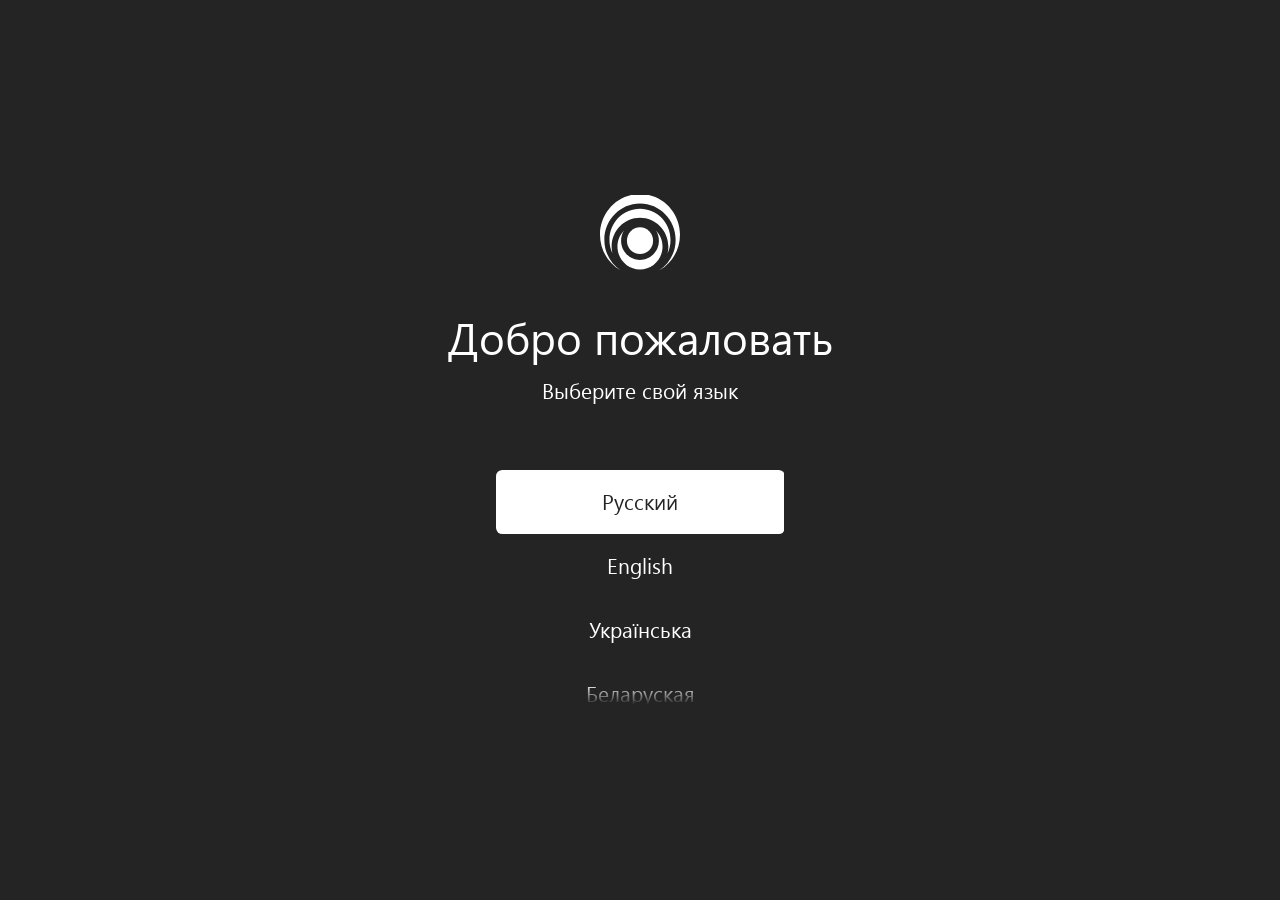
<file: index.html>
<html lang="en">
<head>
    <meta charset="UTF-8">
    <meta http-equiv="X-UA-Compatible" content="IE=edge">
    <meta name="viewport" content="width=device-width, initial-scale=1.0, maximum-scale=1.0, user-scalable=no">
    <title>Lampa - Каталог фильмов и сериалов</title>

    <meta name="description" content="Приложение для просмотра каталога фильмов и сериалов на телевизорах, приставках и смартфонах." />

    <meta property="og:title" content="Lampa - Каталог фильмов и сериалов">
    <meta property="og:description" content="Приложение для просмотра каталога фильмов и сериалов на телевизорах, приставках и смартфонах.">
    <meta property="og:image:type" content="image/png">
    <meta property="og:image" content="og.png">

    <link rel="apple-touch-icon" sizes="180x180" href="icons/apple-touch-icon.png">
    <link rel="icon" type="image/png" sizes="32x32" href="icons/favicon-32x32.png">
    <link rel="icon" type="image/png" sizes="16x16" href="icons/favicon-16x16.png">
    <link rel="manifest" href="icons/site.webmanifest" crossorigin="use-credentials">
    <link rel="mask-icon" href="icons/safari-pinned-tab.svg" color="#5bbad5">
    <link rel="shortcut icon" href="icons/favicon.ico">
    <meta name="msapplication-TileColor" content="#1d1f20">
    <meta name="msapplication-config" content="icons/browserconfig.xml">
    <meta name="theme-color" content="#1d1f20">

    <meta name="referrer" content="never">
    
    <link rel="stylesheet" href="./vender/scrollbar/jquery.scrollbar.css">
    <link rel="stylesheet" href="./vender/keypad/style.css">

    <link rel="stylesheet" href="css/app.css?v=4.56">
</head>
<body style="background: #1d1f20;">
    <script>
        window.youtube_lazy_load = true
    </script>

    <div class="welcome"></div>

    <div id="app">

    </div>

    <div class="no-network hide">
        <div class="no-network__title">Ошибка</div>
        <div class="no-network__desc">Не удалось загрузить файл: <span class="no-network__file"></span></div>
    </div>
    
    <script src="./webos/webOSTV.js"></script>
    <script src="./vender/jquery/jquery.js"></script>
    <script src="./vender/notify/notify.js"></script>
    <script src="./vender/scrollbar/jquery.scrollbar.js"></script>
    <script src="./vender/navigator/navigator.js"></script>
    <script src="./vender/keypad/keypad.js"></script>

    <script>
        var lampa_url     = '';
        var cache_version = Math.floor((new Date()).getTime() / 9e5); // Новое значение каждые 15 минут
            
        function urlJoin(base, add) {
            if (base.charAt(base.length - 1) !== '/') {
                base += '/'
            }

            return base + add
        }

        function putScript(scripts, onload, onerror){
            var add = function(src){
                console.log('Loader', 'try-load-script', src)

                var trys = 0

                var sreateScript = function(){
                    var script = document.createElement('script')

                    script.type = 'text/javascript'

                    script.onload = script.onreadystatechange = function(e) {
                        console.log('Loader', 'Script loaded', e)

                        if (!!onload) onload()
                    };

                    script.onerror = function(){
                        trys++

                        console.log('Loader', 'error-load-script', src)

                        if(trys < 3){
                            sreateScript()
                        } else if (!!onerror) {
                            onerror()
                        } else{
                            $('.no-network').removeClass('hide')

                            $('.no-network__file').text(window.location.href + '/' + src)
                        }
                    }

                    script.src = src

                    document.getElementsByTagName('body')[0].appendChild(script)
                }

                sreateScript()
            }

            add(scripts)
        }

        function loadCurrentLampa() {
            putScript('app.min.js?v=' + cache_version, function () {})
        }

        function loadLocalLampa(){
            if(lampa_url !== '') window.local_lampa = true

            loadCurrentLampa()
        }

        if (typeof AndroidJS !== "undefined"
            && !!AndroidJS.getLampaURL
            && /^https?:\/\//i.test(AndroidJS.getLampaURL())
            && !/^https?:\/\//i.test(location.href)
        ) {
            lampa_url = urlJoin(AndroidJS.getLampaURL(),'')
        }

        if (lampa_url !== '') {
            putScript(
                urlJoin(lampa_url, 'lampainit.js?v=' + cache_version),
                false,
                function(){}
            )

            putScript(
                urlJoin(lampa_url, 'app.min.js?v=' + cache_version),
                function () {
                    var css = urlJoin(lampa_url, 'css/app.css?v=' + cache_version)

                    $('head').append('<link rel="stylesheet" href="' + css + '">')
                },
                function () {
                    putScript(
                        urlJoin(lampa_url, 'lampa-main/app.min.js?v=' + cache_version),
                        function () {
                            var css = urlJoin(lampa_url, 'lampa-main/css/app.css?v=' + cache_version)

                            $('head').append('<link rel="stylesheet" href="' + css + '">')

                            putScript(
                                urlJoin(lampa_url, 'lampainit.js?v=' + cache_version),
                                false,
                                function(){}
                            )
                        },
                        loadLocalLampa
                    )
                }
            )
        }
        else{
            loadCurrentLampa()
        }
    </script>
</body>
</html>
</file>
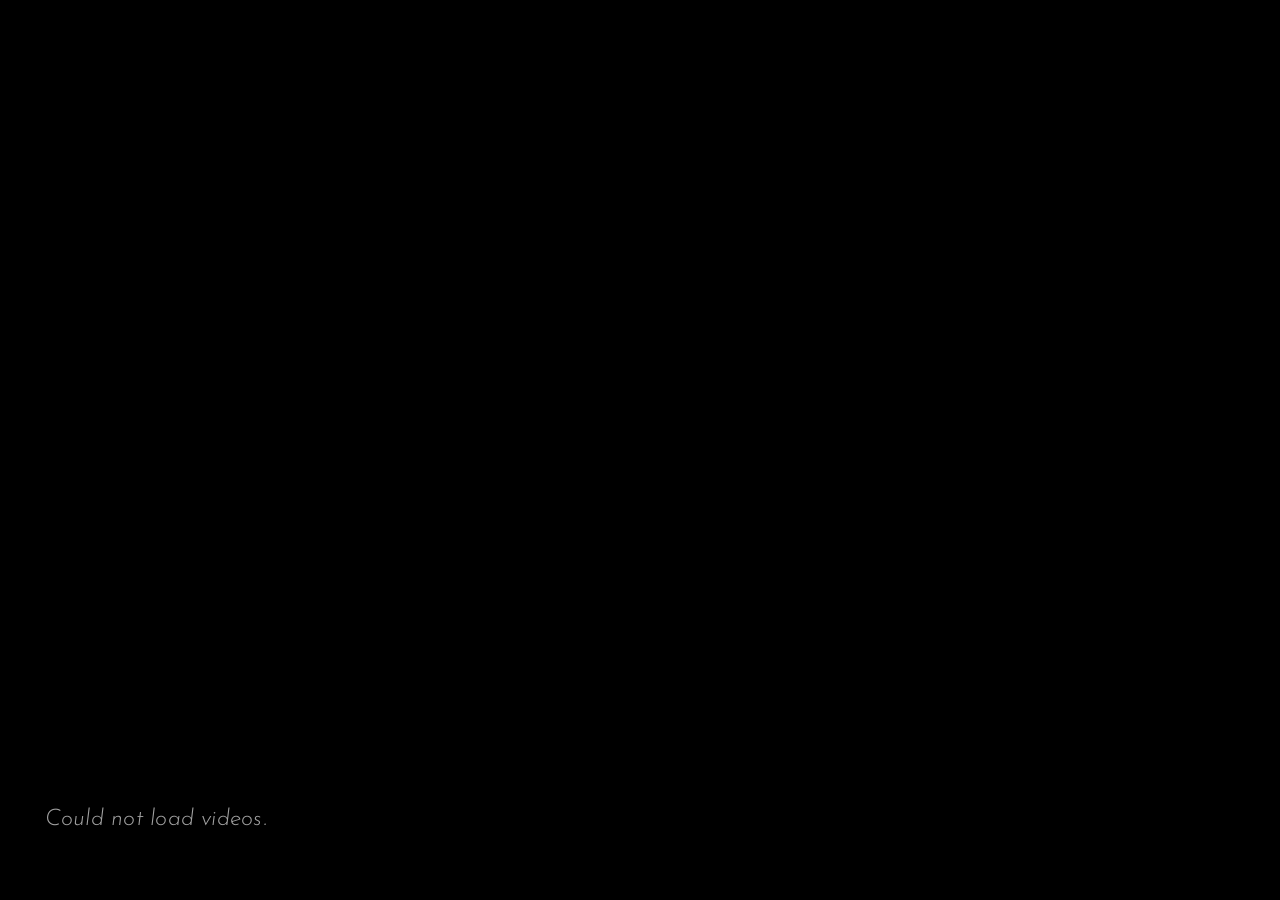
<file: aerial-preview/index.html>
<!DOCTYPE html>
<html lang="en">
<head>
  <meta charset="UTF-8" />
  <meta name="viewport" content="width=device-width, initial-scale=1.0" />
  <title>Aerial Screensaver</title>
  <link rel="stylesheet" href="styles.css" />
  <!-- Google Fonts: editorial elegance -->
  <link rel="preconnect" href="https://fonts.googleapis.com" />
  <link rel="preconnect" href="https://fonts.gstatic.com" crossorigin />
  <link href="https://fonts.googleapis.com/css2?family=Cormorant+Garamond:ital,wght@0,300;0,400;1,300&family=Josefin+Sans:wght@100;300&family=Playfair+Display:ital,wght@0,300;1,300&family=DM+Serif+Display:ital@0;1&family=Outfit:wght@200;300&family=Space+Grotesk:wght@300;400&family=Lato:ital,wght@0,300;1,300&family=Raleway:ital,wght@0,200;0,300;1,200&family=EB+Garamond:ital,wght@0,300;1,300&family=Libre+Baskerville:ital,wght@0,400;1,400&family=Cinzel:wght@300;400&family=Italiana&family=Tenor+Sans&family=Nunito:ital,wght@0,200;0,300;1,200&family=Quicksand:wght@300;400&family=Montserrat:ital,wght@0,200;0,300;1,200&family=Inter:wght@200;300&family=Unbounded:wght@200;300&family=Bodoni+Moda:ital,wght@0,400;1,400&display=swap" rel="stylesheet" />
</head>
<body>

  <!-- ── VIDEO LAYER ── -->
  <!-- Two video elements for crossfade transitions -->
  <div id="video-container">
    <video id="video-a" class="aerial-video active" autoplay muted playsinline></video>
    <video id="video-b" class="aerial-video"        autoplay muted playsinline></video>
  </div>

  <!-- ── GRADIENT VIGNETTE ── -->
  <div id="vignette"></div>

  <!-- ── BOTTOM-LEFT GROUP: title + POI ── -->
  <div id="overlay-left">
    <div id="poi-text"></div>
    <div id="video-title"></div>
  </div>

  <!-- ── BOTTOM-RIGHT GROUP: clock + date ── -->
  <div id="overlay-right">
    <div id="clock"></div>
    <div id="dateline"></div>
  </div>

  <!-- ── DEBUG OVERLAY ── -->
  <div id="debug-overlay" class="hidden">
    <div class="debug-row"><span class="debug-label">TOTAL VIDEOS</span><span id="dbg-total">—</span></div>
    <div class="debug-row"><span class="debug-label">VIDEO ID</span><span id="dbg-id">—</span></div>
    <div class="debug-row"><span class="debug-label">QUALITY</span><span id="dbg-quality">—</span></div>
    <div class="debug-row"><span class="debug-label">PROGRESS</span><span id="dbg-progress">—</span></div>
    <div class="debug-row"><span class="debug-label">BUFFERED</span><span id="dbg-buffer">—</span></div>
    <div class="debug-row"><span class="debug-label">STATUS</span><span id="dbg-status">—</span></div>
    <div class="debug-row"><span class="debug-label">URL</span><span id="dbg-url" class="dbg-url">—</span></div>
  </div>

  <!-- ── SETTINGS MODAL ── -->
  <div id="settings-overlay" class="hidden">
    <div id="settings-modal">
      <div id="settings-header">
        <span id="settings-title">Settings</span>
        <button id="settings-close" title="Close">✕</button>
      </div>

      <div class="settings-section">
        <div class="settings-section-title">Video Quality</div>
        <div class="settings-row">
          <label for="quality-select">Preferred Quality</label>
          <select id="quality-select">
            <option value="url-4K-HDR">4K HDR</option>
            <option value="url-4K-SDR">4K SDR</option>
            <option value="url-1080-HDR">1080p HDR</option>
            <option value="url-1080-SDR" selected>1080p SDR</option>
            <option value="url-1080-H264">1080p H.264</option>
            <option value="url-4K-SDR-240FPS">4K SDR 240fps</option>
          </select>
        </div>
        <div class="settings-row">
          <label for="fallback-toggle">Fallback to lower quality</label>
          <div class="toggle-wrap">
            <input type="checkbox" id="fallback-toggle" checked />
            <label class="toggle-label" for="fallback-toggle"></label>
          </div>
        </div>
      </div>

      <div class="settings-section">
        <div class="settings-section-title">Language</div>
        <div class="settings-row">
          <label for="locale-select">Interface Language</label>
          <select id="locale-select">
            <!-- Populated dynamically -->
          </select>
        </div>
      </div>

      <div class="settings-section">
        <div class="settings-section-title">Display</div>
        <div class="settings-row">
          <label for="title-corner-select">Title &amp; POI Position</label>
          <select id="title-corner-select">
            <option value="top-left">Top Left</option>
            <option value="top-right">Top Right</option>
            <option value="bottom-left" selected>Bottom Left</option>
            <option value="bottom-right">Bottom Right</option>
          </select>
        </div>
        <div class="settings-row">
          <label for="clock-corner-select">Clock Position</label>
          <select id="clock-corner-select">
            <option value="top-left">Top Left</option>
            <option value="top-right">Top Right</option>
            <option value="bottom-left">Bottom Left</option>
            <option value="bottom-right" selected>Bottom Right</option>
          </select>
        </div>
        <div class="settings-row">
          <label for="poi-above-title-toggle">POI above title</label>
          <div class="toggle-wrap">
            <input type="checkbox" id="poi-above-title-toggle" />
            <label class="toggle-label" for="poi-above-title-toggle"></label>
          </div>
        </div>
        <div class="settings-row">
          <label for="osd-title-opacity">Title Opacity</label>
          <div class="slider-wrap">
            <input type="range" id="osd-title-opacity" min="10" max="100" step="5" value="80" />
            <span id="osd-title-opacity-value">80%</span>
          </div>
        </div>
        <div class="settings-row">
          <label for="osd-poi-opacity">POI Opacity</label>
          <div class="slider-wrap">
            <input type="range" id="osd-poi-opacity" min="10" max="100" step="5" value="80" />
            <span id="osd-poi-opacity-value">80%</span>
          </div>
        </div>
        <div class="settings-row">
          <label for="osd-clock-opacity">Clock Opacity</label>
          <div class="slider-wrap">
            <input type="range" id="osd-clock-opacity" min="10" max="100" step="5" value="80" />
            <span id="osd-clock-opacity-value">80%</span>
          </div>
        </div>
        <div class="settings-row">
          <label for="title-size">Title Size</label>
          <div class="slider-wrap">
            <input type="range" id="title-size" min="60" max="160" step="5" value="100" />
            <span id="title-size-value">100%</span>
          </div>
        </div>
        <div class="settings-row">
          <label for="poi-size">POI Size</label>
          <div class="slider-wrap">
            <input type="range" id="poi-size" min="60" max="160" step="5" value="100" />
            <span id="poi-size-value">100%</span>
          </div>
        </div>
        <div class="settings-row">
          <label for="clock-size">Clock Size</label>
          <div class="slider-wrap">
            <input type="range" id="clock-size" min="60" max="160" step="5" value="100" />
            <span id="clock-size-value">100%</span>
          </div>
        </div>
      </div>

      <div class="settings-section">
        <div class="settings-section-title">Typography</div>
        <div class="settings-row">
          <label for="font-select">Display Font</label>
          <select id="font-select">
            <optgroup label="── Elegant Serif">
              <option value="Cormorant Garamond">Cormorant Garamond</option>
              <option value="Playfair Display">Playfair Display</option>
              <option value="DM Serif Display">DM Serif Display</option>
              <option value="EB Garamond">EB Garamond</option>
              <option value="Libre Baskerville">Libre Baskerville</option>
              <option value="Bodoni Moda">Bodoni Moda</option>
              <option value="Cinzel">Cinzel</option>
              <option value="Italiana">Italiana</option>
            </optgroup>
            <optgroup label="── Clean Sans-Serif">
              <option value="Josefin Sans" selected>Josefin Sans</option>
              <option value="Tenor Sans">Tenor Sans</option>
              <option value="Raleway">Raleway</option>
              <option value="Outfit">Outfit</option>
              <option value="Nunito">Nunito</option>
              <option value="Quicksand">Quicksand</option>
              <option value="Montserrat">Montserrat</option>
              <option value="Inter">Inter</option>
              <option value="Lato">Lato</option>
            </optgroup>
            <optgroup label="── Modern / Display">
              <option value="Space Grotesk">Space Grotesk</option>
              <option value="Unbounded">Unbounded</option>
            </optgroup>
          </select>
        </div>
        <div id="font-preview">The quick brown fox — 12:34 · Wednesday</div>
      </div>

      <div class="settings-section">
        <div class="settings-section-title">Developer</div>
        <div class="settings-row">
          <label for="hint-toggle">Show startup hint</label>
          <div class="toggle-wrap">
            <input type="checkbox" id="hint-toggle" checked />
            <label class="toggle-label" for="hint-toggle"></label>
          </div>
        </div>
        <div class="settings-row">
          <label for="debug-toggle">Debug Overlay</label>
          <div class="toggle-wrap">
            <input type="checkbox" id="debug-toggle" />
            <label class="toggle-label" for="debug-toggle"></label>
          </div>
        </div>
      </div>

      <div id="settings-hint">Press <kbd>Esc</kbd> or click outside to close &nbsp;·&nbsp; <kbd>↑↓</kbd> navigate &nbsp;·&nbsp; <kbd>←→</kbd> adjust</div>
    </div>
  </div>

  <!-- ── STARTUP HINT ── -->
  <div id="start-hint">
    <span>click</span> next video &nbsp;·&nbsp; <span>long press</span> settings
  </div>

  <!-- ── STALL BLACKOUT ── prevents static image burn-in when video stalls -->
  <div id="stall-blackout"></div>

  <!-- ── SKIP RIPPLE ── -->
  <div id="skip-ripple" class="hidden"></div>

  <script src="app.js"></script>
</body>
</html>
</file>
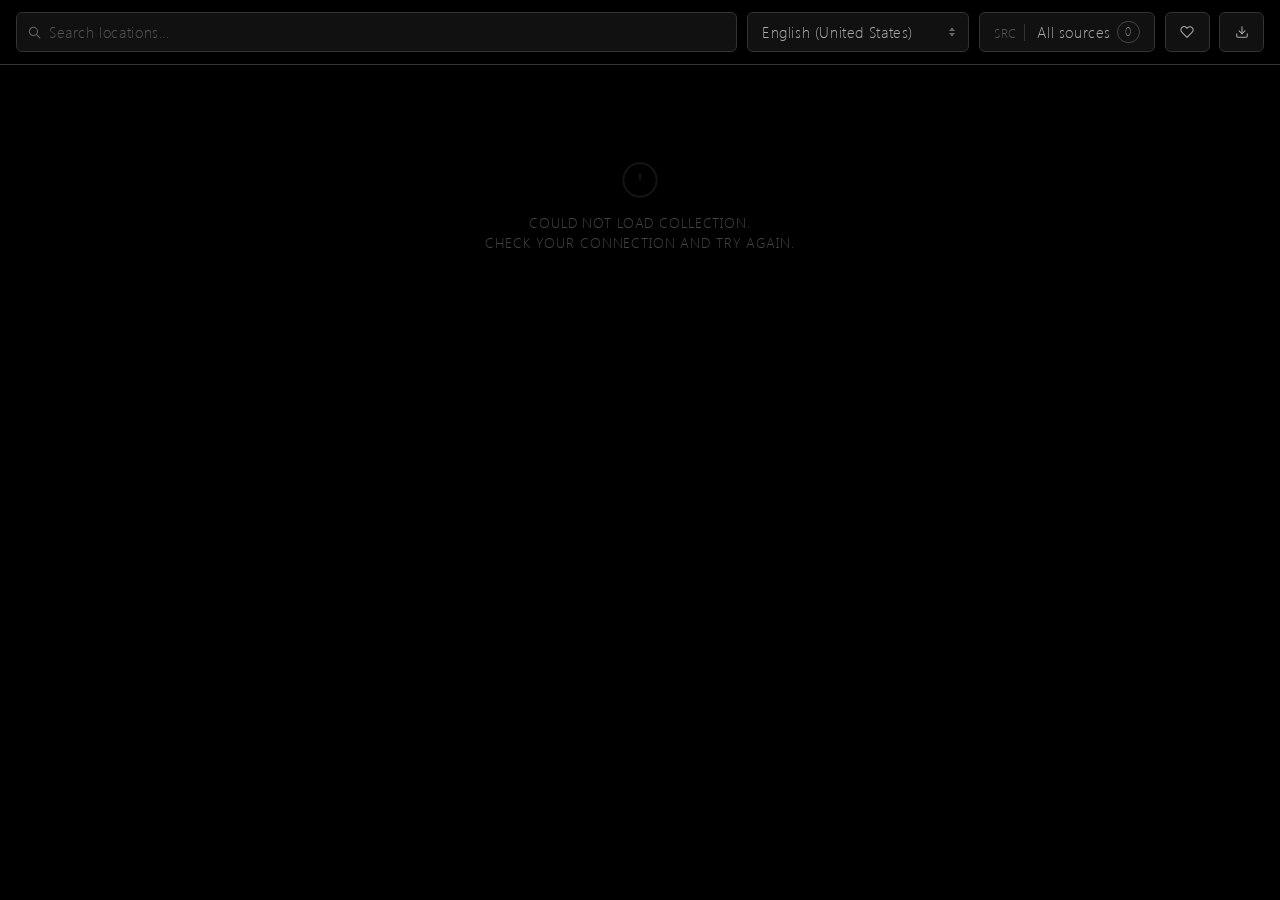
<file: aerial-preview/collection.html>
<!DOCTYPE html>
<html lang="en">
<head>
<meta charset="UTF-8">
<meta name="viewport" content="width=device-width, initial-scale=1.0">
<title>Aerial Collection</title>

<style>
@font-face {
    font-family: 'Segoe UI Light';
    src: url('assets/SegoeUI-Light.ttf') format('truetype');
    font-weight: 300;
    font-style: normal;
}

:root {
    --bg-primary:#000;
    --bg-secondary:#111;
    --text-primary:#f0f0f0;
    --border:#333;
    --accent:#fff;
    --poi-active: rgba(255,255,255,0.15);
}

*{margin:0;padding:0;box-sizing:border-box;}
h1,h2,h3,h4,h5,h6{font-family:inherit;font-weight:300;}

body{
    font-family:'Segoe UI Light',sans-serif;
    font-weight:300;
    background:var(--bg-primary);
    color:var(--text-primary);
}

/* ─── Controls ─── */
.controls{
    position:fixed;
    top:0;left:0;right:0;
    background:rgba(0,0,0,.98);
    backdrop-filter:blur(16px);
    border-bottom:1px solid var(--border);
    padding:.75rem 1rem;
    z-index:100;
    display:flex;
    gap:.6rem;
    flex-wrap:wrap;
    align-items:center;
    transition:transform .35s cubic-bezier(.4,0,.2,1);
}
.controls.hidden{transform:translateY(-110%);}

/* shared token for every control cell */
.ctrl-cell{
    height:40px;
    background:#111;
    border:1px solid var(--border);
    border-radius:6px;
    display:flex;
    align-items:center;
    color:#aaa;
    font-family:'Segoe UI Light',sans-serif;
    font-weight:300;
    font-size:.95rem;
    letter-spacing:.04em;
    transition:border-color .2s;
}
.ctrl-cell:focus-within{border-color:#555;}

/* ── Search ── */
.search-box{flex:1;position:relative;}
.search-box.ctrl-cell{padding:0 1.8rem 0 2rem;}
.search-box input{
    width:100%;
    height:100%;
    background:transparent;
    border:none;
    color:#aaa;
    outline:none;
    font-family:inherit;
    font-weight:300;
    font-size:.95rem;
    letter-spacing:.04em;
}
.search-box input::placeholder{color:#555;}
.search-icon{
    position:absolute;
    left:.65rem;
    top:50%;
    transform:translateY(-50%);
    color:#666;
    pointer-events:none;
    display:flex;
}

/* ── Language select ── */
.language-selector{
    padding:0 2.2rem 0 .9rem;
    background:#111 url("data:image/svg+xml,%3Csvg xmlns='http://www.w3.org/2000/svg' width='8' height='12' viewBox='0 0 8 12'%3E%3Cpath d='M4 1.5L1 5h6zM4 10.5L7 7H1z' fill='%23666'/%3E%3C/svg%3E") no-repeat right .75rem center;
    border:1px solid var(--border);
    border-radius:6px;
    cursor:pointer;
    appearance:none;
    -webkit-appearance:none;
    height:40px;
    color:#aaa;
    font-family:'Segoe UI Light',sans-serif;
    font-weight:300;
    font-size:.95rem;
    letter-spacing:.04em;
    outline:none;
    transition:border-color .2s;
}
.language-selector:focus{border-color:#555;}

/* ── Shared base for filter + export buttons ── */
.icon-btn{
    height:40px;
    padding:0 .9rem;
    border-radius:6px;
    background:#111;
    border:1px solid var(--border);
    color:#aaa;
    cursor:pointer;
    font-family:'Segoe UI Light',sans-serif;
    font-weight:300;
    font-size:.95rem;
    letter-spacing:.04em;
    display:flex;
    align-items:center;
    gap:.4rem;
    transition:background .2s,color .2s,border-color .2s;
    white-space:nowrap;
}
.icon-btn:hover{border-color:#555;color:#ddd;}

/* ── Filter / source button ── */
.filter-btn.active{background:#fff;color:#000;border-color:#fff;}

/* ── Export button ── */
.export-btn:disabled{opacity:.35;cursor:default;pointer-events:none;}
@keyframes exportFlash{
    0%{background:#fff;color:#000;border-color:#fff;}
    100%{background:#111;color:#aaa;border-color:var(--border);}
}
.export-btn.flash{animation:exportFlash .8s ease forwards;}

/* Source prefix label */
.src-prefix{
    color:#555;
    font-size:.82rem;
    letter-spacing:.05em;
    text-transform:uppercase;
    margin-right:.35rem;
    padding-right:.45rem;
    border-right:1px solid #333;
}

.counter-badge{
    border:1px solid #444;
    border-radius:20px;
    padding:1px 7px;
    font-size:.72rem;
    letter-spacing:.04em;
    color:#777;
    background:transparent;
    line-height:1.6;
}

.source-dropdown{position:relative;display:flex;}
.source-menu{
    display:none;
    position:absolute;
    top:calc(100% + 6px);
    left:0;
    min-width:100%;
    background:#111;
    border:1px solid var(--border);
    border-radius:6px;
    list-style:none;
    z-index:200;
    max-height:320px;
    overflow-y:auto;
    scrollbar-width:thin;
}
.source-dropdown.open .source-menu{display:block;}
.source-menu li{
    padding:.5rem 1rem;
    cursor:pointer;
    white-space:nowrap;
    color:#aaa;
    display:flex;
    align-items:center;
    justify-content:space-between;
    gap:1rem;
    font-size:.92rem;
    letter-spacing:.03em;
}
.source-menu li:hover{background:#1a1a1a;color:#fff;}
.source-menu li.selected{color:#fff;}
.source-menu li .counter-badge{flex-shrink:0;}

/* ── Clear button ── */
.search-clear{
    position:absolute;
    right:.65rem;
    top:50%;
    transform:translateY(-50%);
    width:16px;height:16px;
    background:none;
    border:none;
    padding:0;
    cursor:pointer;
    color:#555;
    display:none;
    align-items:center;
    justify-content:center;
    transition:color .15s;
    line-height:1;
}
.search-clear:hover{color:#aaa;}
.search-clear.visible{display:flex;}
/* make room for clear button only when visible */
.search-box:has(.search-clear.visible) input{padding-right:1.6rem;}

@media(max-width:600px){
    .controls{padding:.6rem .8rem;gap:.5rem;flex-wrap:wrap;}
    /* row 1: search + lang fill full width */
    .search-box{flex:0 0 calc(55% - .25rem);min-width:0;}
    .language-selector{flex:0 0 calc(45% - .25rem);min-width:0;}
    /* row 2: all three items share 100% width, never wrap */
    /* fav + export are fixed ~40px each + gap, source gets the rest */
    .source-dropdown{flex:1 1 0;min-width:0;}
    #sourceBtn{width:100%;overflow:hidden;white-space:nowrap;}
    #sourceBtn .counter-badge{flex-shrink:0;}
    #sourceLabel{
        overflow:hidden;
        text-overflow:ellipsis;
        white-space:nowrap;
        flex:1 1 0;
        min-width:0;
    }
    #favoritesFilter{flex:0 0 40px;}
    #exportBtn{flex:0 0 40px;}
}

/* ─── Empty state ─── */
.empty-state{
    grid-column:1/-1;
    display:flex;
    flex-direction:column;
    align-items:center;
    justify-content:center;
    gap:.75rem;
    padding:4rem 1rem;
    color:#444;
    text-align:center;
    user-select:none;
}
.empty-state svg{opacity:.3;}
.empty-state p{font-size:.9rem;letter-spacing:.06em;text-transform:uppercase;}

/* ─── No-image stub ─── */
.no-preview{
    width:100%;
    aspect-ratio:16/9;
    background:#0d0d0d;
    display:flex;
    flex-direction:column;
    align-items:center;
    justify-content:center;
    gap:.5rem;
    color:#333;
    font-size:.8rem;
    letter-spacing:.08em;
    text-transform:uppercase;
    user-select:none;
}
.no-preview svg{opacity:.25;}
.gallery{
    margin-top:80px;
    padding:1rem;
    display:grid;
    grid-template-columns:repeat(auto-fill,minmax(300px,1fr));
    gap:1.5rem;
    position:relative;
    z-index:0;
}
@media(max-width:600px){.gallery{margin-top:110px;}}

/* ─── Skeletons ─── */
@keyframes skeletonPulse {
    0% { opacity: .6; }
    50% { opacity: 1; }
    100% { opacity: .6; }
}

.skeleton-card {
    background:#111;
    border:1px solid var(--border);
    border-radius:10px;
    overflow:hidden;
    animation:skeletonPulse 1.4s ease-in-out infinite;
}

.skeleton-thumb {
    width:100%;
    aspect-ratio:16/9;
    background:#1a1a1a;
}

/* Card fade-in + stagger */
@keyframes cardReveal {
    from {
        opacity: 0;
        transform: translateY(22px) scale(0.97);
    }
    to {
        opacity: 1;
        transform: translateY(0) scale(1);
    }
}

.video-card{
    background:#111;
    border:1px solid var(--border);
    border-radius:10px;
    overflow:hidden;
    cursor:pointer;
    transition:transform .3s cubic-bezier(.4,0,.2,1), box-shadow .3s;
    opacity:0; /* starts hidden; JS adds .revealed */
}
.video-card.revealed{
    animation: cardReveal .45s cubic-bezier(.4,0,.2,1) both;
    opacity:1;
}
.video-card:hover{
    transform:scale(1.02);
    box-shadow: 0 8px 30px rgba(0,0,0,.6);
}

.video-preview-container{
    position:relative;
    overflow:hidden;
}

.video-preview{
    width:100%;
    display:block;
    transition: transform .4s cubic-bezier(.4,0,.2,1);
}
.video-card:hover .video-preview{transform:scale(1.04);}

.favorite-btn{
    position:absolute;
    top:10px;
    left:10px;
    z-index:1;
    width:40px;height:40px;
    border:none;
    border-radius:50%;
    background:rgba(0,0,0,.8);
    color:#fff;
    cursor:pointer;
    transition: transform .15s, background .2s;
}
.favorite-btn:hover{transform:scale(1.15);}
.favorite-btn.is-fav{color:#ff6b6b;}

.poi-badge{
    position:absolute;
    top:10px;
    right:10px;
    z-index:1;
    background:rgba(0,0,0,.8);
    padding:4px 10px;
    border-radius:20px;
    font-size:.75rem;
}

.duration-badge{
    position:absolute;
    bottom:12px;
    right:10px;
    z-index:1;
    background:rgba(0,0,0,.8);
    padding:4px 10px;
    border-radius:20px;
    font-size:.75rem;
    letter-spacing:.03em;
    font-variant-numeric:tabular-nums;
}
/* keep long titles from running under the duration badge */
.bottom-overlay.has-duration h3{padding-right:3.8rem;}

.bottom-overlay{
    position:absolute;
    inset:0;
    background:linear-gradient(to bottom,transparent 85%,rgba(0,0,0,.5));
    display:flex;
    align-items:flex-end;
    padding:1rem;
    pointer-events:none;
}

/* ─── Modal ─── */
@keyframes modalIn {
    from { opacity:0; transform:scale(0.97); }
    to   { opacity:1; transform:scale(1); }
}
@keyframes modalOut {
    from { opacity:1; transform:scale(1); }
    to   { opacity:0; transform:scale(0.97); }
}

.modal{
    position:fixed;
    inset:0;
    background:rgba(0,0,0,.95);
    display:flex;
    justify-content:center;
    align-items:center;
    opacity:0;
    visibility:hidden;
    transition:opacity .3s, visibility .3s;
    z-index:9999;
}
.modal.active{
    opacity:1;
    visibility:visible;
}
.modal.active .modal-content{
    animation: modalIn .3s cubic-bezier(.4,0,.2,1) both;
}
.modal.closing .modal-content{
    animation: modalOut .25s cubic-bezier(.4,0,.2,1) both;
}

.modal-content{
    width:95%;
    max-width:1200px;
    position:relative;
    z-index:10000;
    display:flex;
    flex-direction:column;
}

/* ── Title bar ── */
.modal-titlebar{
    display:flex;
    align-items:center;
    justify-content:space-between;
    padding:.6rem 1rem;
    background:#111;
    border-bottom:1px solid var(--border);
    border-radius:10px 10px 0 0;
    min-height:48px;
}
.modal-titlebar h2{
    font-size:.95rem;
    font-weight:300;
    letter-spacing:.06em;
    color:#e0e0e0;
    white-space:nowrap;
    overflow:hidden;
    text-overflow:ellipsis;
    flex:1;
    margin-right:1rem;
}

.modal-close{
    flex-shrink:0;
    background:rgba(255,255,255,.07);
    border:1px solid rgba(255,255,255,.12);
    color:#fff;
    font-size:1.4rem;
    width:36px;height:36px;
    border-radius:50%;
    cursor:pointer;
    display:flex;align-items:center;justify-content:center;
    line-height:1;
    transition:background .2s, transform .15s;
}
.modal-close:hover{background:rgba(255,255,255,.18);transform:scale(1.1);}

.modal-video{
    width:100%;
    max-height:72vh;
    background:#000;
    display:block;
}

.video-wrapper{
    position:relative;
    line-height:0;
}

/* POI toast — constrained inside video bounds */
.poi-overlay{
    position:absolute;
    bottom:12px;
    left:12px;
    right:12px;
    z-index:10;
    background:rgba(0,0,0,.75);
    backdrop-filter:blur(8px);
    border:1px solid rgba(255,255,255,.1);
    padding:10px 14px;
    border-radius:6px;
    opacity:0;
    transform:translateY(6px);
    transition:opacity .3s, transform .3s;
    pointer-events:none;
    font-size:.85rem;
    letter-spacing:.03em;
    line-height:1.4;
    box-sizing:border-box;
}
.poi-overlay.show{
    opacity:1;
    transform:translateY(0);
}
@media(max-width:600px){.poi-overlay{font-size:.75rem;padding:8px;bottom:8px;left:8px;right:8px;}}

/* ─── Modal Footer ─── */
.modal-footer{
    padding:.75rem 1rem;
    display:flex;
    align-items:center;
    gap:.5rem;
    background:#111;
    border-top:1px solid var(--border);
    border-radius:0 0 10px 10px;
}

#qualitySelector{
    display:flex;
    gap:.5rem;
    overflow-x:auto;
    flex:1;
    scrollbar-width:none;
}
#qualitySelector::-webkit-scrollbar{display:none;}

.quality-btn{
    padding:6px 12px;
    border-radius:20px;
    border:1px solid #444;
    background:#000;
    color:#fff;
    cursor:pointer;
    white-space:nowrap;
    flex-shrink:0;
    transition:background .2s, color .2s;
}
.quality-btn.active{background:#fff;color:#000;}

#modalFavoriteBtn{
    flex-shrink:0;
    white-space:nowrap;
    padding:6px 12px;
    border-radius:20px;
    border:1px solid #444;
    background:#000;
    color:#fff;
    cursor:pointer;
    transition:background .2s, color .2s, border-color .2s;
}
#modalFavoriteBtn.is-fav{border-color:#ff6b6b;color:#ff6b6b;}

/* ─── POI Timeline ─── */
.poi-timeline{
    position:relative;
    height:56px;
    background:rgba(0,0,0,.8);
    backdrop-filter:blur(8px);
    border-top:1px solid rgba(255,255,255,.08);
    display:flex;
    align-items:center;
    padding:0 1rem;
}
.poi-timeline.hidden{display:none;}

/* progress track */
.timeline-track{
    position:relative;
    flex:1;
    height:3px;
    background:rgba(255,255,255,.12);
    border-radius:2px;
    cursor:pointer;
}

/* playback progress bar */
.timeline-progress{
    position:absolute;
    left:0;top:0;
    height:100%;
    background:rgba(255,255,255,.55);
    border-radius:2px;
    pointer-events:none;
    transition:width .25s linear;
    will-change:width;
}

/* POI marker dots */
.poi-marker{
    position:absolute;
    top:50%;
    transform:translate(-50%,-50%);
    width:10px;height:10px;
    border-radius:50%;
    background:#fff;
    border:2px solid rgba(0,0,0,.8);
    cursor:pointer;
    transition:transform .15s, background .15s;
    z-index:2;
}
.poi-marker:hover,.poi-marker.active{
    transform:translate(-50%,-50%) scale(1.6);
    background:#fff;
}
.poi-marker.active{
    background: #6cf;
    box-shadow: 0 0 8px rgba(102,204,255,.7);
}

/* POI marker tooltip */
.poi-marker-tooltip{
    position:absolute;
    bottom:calc(100% + 12px);
    left:50%;
    transform:translateX(-50%);
    background:rgba(10,10,10,.95);
    border:1px solid rgba(255,255,255,.12);
    backdrop-filter:blur(8px);
    padding:5px 10px;
    border-radius:5px;
    white-space:nowrap;
    font-size:.72rem;
    letter-spacing:.03em;
    color:#ccc;
    pointer-events:none;
    opacity:0;
    transition:opacity .2s;
    z-index:20;
}
.poi-marker:hover .poi-marker-tooltip{opacity:1;}
@media(hover:none){.poi-marker-tooltip{display:none;}}

/* duration label */
.timeline-duration{
    margin-left:.75rem;
    font-size:.72rem;
    color:#555;
    white-space:nowrap;
    min-width:38px;
    text-align:right;
}

/* ─── Export Confirm Modal ─── */
.export-modal-overlay{
    position:fixed;
    inset:0;
    background:rgba(0,0,0,.75);
    backdrop-filter:blur(6px);
    display:flex;
    align-items:center;
    justify-content:center;
    z-index:99999;
    opacity:0;
    visibility:hidden;
    transition:opacity .25s, visibility .25s;
}
.export-modal-overlay.active{
    opacity:1;
    visibility:visible;
}
.export-modal{
    background:#111;
    border:1px solid var(--border);
    border-radius:10px;
    width:min(420px,90vw);
    overflow:hidden;
    transform:scale(.96) translateY(8px);
    transition:transform .25s cubic-bezier(.4,0,.2,1);
}
.export-modal-overlay.active .export-modal{
    transform:scale(1) translateY(0);
}
.export-modal-header{
    display:flex;
    align-items:center;
    justify-content:space-between;
    padding:.75rem 1rem;
    border-bottom:1px solid var(--border);
}
.export-modal-header h3{
    font-size:.92rem;
    font-weight:300;
    letter-spacing:.06em;
    color:#e0e0e0;
}
.export-modal-close{
    background:rgba(255,255,255,.07);
    border:1px solid rgba(255,255,255,.12);
    color:#fff;
    width:28px;height:28px;
    border-radius:50%;
    cursor:pointer;
    display:flex;align-items:center;justify-content:center;
    font-size:1rem;
    transition:background .2s;
}
.export-modal-close:hover{background:rgba(255,255,255,.18);}
.export-modal-body{
    padding:1.2rem 1rem;
}
.export-total{
    display:flex;
    align-items:baseline;
    gap:.5rem;
    margin-bottom:1rem;
    padding-bottom:.9rem;
    border-bottom:1px solid var(--border);
}
.export-total-num{
    font-size:2rem;
    font-weight:300;
    color:#fff;
    line-height:1;
}
.export-total-label{
    font-size:.8rem;
    letter-spacing:.08em;
    text-transform:uppercase;
    color:#666;
}
.export-sources{
    display:flex;
    flex-direction:column;
    gap:.35rem;
    margin-bottom:1.2rem;
    max-height:200px;
    overflow-y:auto;
    scrollbar-width:thin;
}
.export-source-row{
    display:flex;
    align-items:center;
    justify-content:space-between;
    gap:1rem;
    font-size:.85rem;
    letter-spacing:.03em;
    color:#aaa;
}
.export-source-name{
    white-space:nowrap;
    overflow:hidden;
    text-overflow:ellipsis;
}
.export-source-bar-wrap{
    flex:1;
    height:2px;
    background:#222;
    border-radius:2px;
    overflow:hidden;
    min-width:40px;
}
.export-source-bar{
    height:100%;
    background:#555;
    border-radius:2px;
    transition:width .4s cubic-bezier(.4,0,.2,1);
}
.export-source-count{
    flex-shrink:0;
    font-size:.78rem;
    color:#555;
    min-width:1.5rem;
    text-align:right;
}
.export-modal-footer{
    padding:.75rem 1rem 1rem;
    display:flex;
    gap:.6rem;
    justify-content:flex-end;
}
.export-cancel-btn{
    height:36px;
    padding:0 1rem;
    border-radius:6px;
    background:transparent;
    border:1px solid var(--border);
    color:#aaa;
    cursor:pointer;
    font-family:'Segoe UI Light',sans-serif;
    font-weight:300;
    font-size:.9rem;
    letter-spacing:.04em;
    transition:border-color .2s,color .2s;
}
.export-cancel-btn:hover{border-color:#555;color:#ddd;}
.export-download-btn{
    height:36px;
    padding:0 1.1rem;
    border-radius:6px;
    background:#fff;
    border:1px solid #fff;
    color:#000;
    cursor:pointer;
    font-family:'Segoe UI Light',sans-serif;
    font-weight:300;
    font-size:.9rem;
    letter-spacing:.04em;
    display:flex;
    align-items:center;
    gap:.4rem;
    transition:opacity .2s;
}
.export-download-btn:hover{opacity:.85;}

</style>
</head>

<body>

<div class="controls">
    <div class="search-box ctrl-cell">
        <span class="search-icon"><svg xmlns="http://www.w3.org/2000/svg" width="14" height="14" viewBox="0 0 24 24" fill="none" stroke="currentColor" stroke-width="1.8" stroke-linecap="round" stroke-linejoin="round"><circle cx="11" cy="11" r="7"/><line x1="16.5" y1="16.5" x2="22" y2="22"/></svg></span>
        <input id="searchInput" placeholder="Search locations...">
        <button class="search-clear" id="searchClear" tabindex="-1" aria-label="Clear search"><svg xmlns="http://www.w3.org/2000/svg" width="12" height="12" viewBox="0 0 24 24" fill="none" stroke="currentColor" stroke-width="2.5" stroke-linecap="round"><line x1="18" y1="6" x2="6" y2="18"/><line x1="6" y1="6" x2="18" y2="18"/></svg></button>
    </div>

    <select id="languageSelect" class="language-selector"></select>

    <div class="source-dropdown" id="sourceDropdown">
        <button class="filter-btn icon-btn" id="sourceBtn">
            <span class="src-prefix">Src</span><span id="sourceLabel">All sources</span><span id="sourceCount" class="counter-badge">0</span>
        </button>
        <ul class="source-menu" id="sourceMenu"></ul>
    </div>

    <button class="filter-btn icon-btn" id="favoritesFilter">
        <svg xmlns="http://www.w3.org/2000/svg" width="14" height="14" viewBox="0 0 24 24" fill="none" stroke="currentColor" stroke-width="1.8" stroke-linecap="round" stroke-linejoin="round"><path d="M20.84 4.61a5.5 5.5 0 0 0-7.78 0L12 5.67l-1.06-1.06a5.5 5.5 0 0 0-7.78 7.78l1.06 1.06L12 21.23l7.78-7.78 1.06-1.06a5.5 5.5 0 0 0 0-7.78z"/></svg>
        <span id="favoritesCount" class="counter-badge" style="display:none;"></span>
    </button>

    <button class="export-btn icon-btn" id="exportBtn" title="Export filtered favorites as favorites.json" aria-label="Export favorites">
        <svg xmlns="http://www.w3.org/2000/svg" width="14" height="14" viewBox="0 0 24 24" fill="none" stroke="currentColor" stroke-width="1.8" stroke-linecap="round" stroke-linejoin="round"><path d="M21 15v4a2 2 0 0 1-2 2H5a2 2 0 0 1-2-2v-4"/><polyline points="7 10 12 15 17 10"/><line x1="12" y1="15" x2="12" y2="3"/></svg>
    </button>
</div>

<div id="gallery" class="gallery"></div>

<div id="videoModal" class="modal">
    <div class="modal-content">

        <!-- Title bar -->
        <div class="modal-titlebar">
            <h2 id="videoNameOverlay"></h2>
            <button id="closeModal" class="modal-close">&#x2715;</button>
        </div>

        <!-- Video + POI toast wrapper -->
        <div class="video-wrapper">
            <video id="modalVideo" class="modal-video" controls autoplay muted loop playsinline></video>
            <div id="poiOverlay" class="poi-overlay"></div>
        </div>

        <!-- POI Timeline -->
        <div id="poiTimeline" class="poi-timeline hidden">
            <div id="timelineTrack" class="timeline-track">
                <div id="timelineProgress" class="timeline-progress" style="width:0%"></div>
            </div>
            <div id="timelineDuration" class="timeline-duration">0:00</div>
        </div>

        <!-- Footer -->
        <div class="modal-footer">
            <div id="qualitySelector"></div>
            <button id="modalFavoriteBtn">&#x2661; Favorite</button>
        </div>

    </div>
</div>

<!-- Export Confirm Modal -->
<div class="export-modal-overlay" id="exportModal">
    <div class="export-modal">
        <div class="export-modal-header">
            <h3>Export Favorites</h3>
            <button class="export-modal-close" id="exportModalClose">&#x2715;</button>
        </div>
        <div class="export-modal-body">
            <div class="export-total">
                <span class="export-total-num" id="exportTotalNum">0</span>
                <span class="export-total-label">entries to export</span>
            </div>
            <div class="export-sources" id="exportSourceList"></div>
        </div>
        <div class="export-modal-footer">
            <button class="export-cancel-btn" id="exportCancelBtn">Cancel</button>
            <button class="export-download-btn" id="exportConfirmBtn">
                <svg xmlns="http://www.w3.org/2000/svg" width="13" height="13" viewBox="0 0 24 24" fill="none" stroke="currentColor" stroke-width="2" stroke-linecap="round" stroke-linejoin="round"><path d="M21 15v4a2 2 0 0 1-2 2H5a2 2 0 0 1-2-2v-4"/><polyline points="7 10 12 15 17 10"/><line x1="12" y1="15" x2="12" y2="3"/></svg>
                Download JSON
            </button>
        </div>
    </div>
</div>

<script>
let videosData=[],videoMap={},stringsData={};
let favorites=JSON.parse(localStorage.getItem('aerial-favorites')||'[]');

let currentVideoId=null,currentPOIs={};
let searchQuery='',filter='all',sourceFilter='all';
let poiTimeout;
let activeMarkerKey=null;

/* ─── Language ─── */
const langs=[
    ['ar-AE','العربية'],['be-BY','Беларуская'],['ca-ES','Català'],
    ['cs-CZ','Čeština'],['da-DK','Dansk'],['de-DE','Deutsch'],
    ['el-GR','ελληνικά'],['en-AU','English (Australia)'],['en-GB','English (United Kingdom)'],
    ['en-US','English (United States)'],['es-419','Español (Latinoamérica)'],['es-ES','Español'],
    ['fi-FI','Suomi'],['fr-CA','Français (Canada)'],['fr-FR','Français'],
    ['he-IL','עברית'],['hi-IN','हिन्दी'],['hr-HR','Hrvatski'],
    ['hu-HU','Magyar'],['id-ID','Bahasa Indonesia'],['it-IT','Italiano'],
    ['ja-JP','日本語'],['ko-KR','한국어'],['mk-MK','Македонски'],['ms-MY','Bahasa Melayu'],
    ['nb-NO','Norsk'],['nl-NL','Nederlands'],['pl-PL','Polski'],
    ['pt-BR','Português (Brasil)'],['pt-PT','Português (Portugal)'],['ro-RO','Română'],
    ['ru-RU','Русский'],['sk-SK','Slovenčina'],['sl-SI','Slovenščina'],
    ['sv-SE','Svenska'],['th-TH','ไทย'],['tr-TR','Türkçe'],
    ['uk-UA','Українська'],['vi-VN','Tiếng Việt'],['zh-CN','中文 (中国大陆)'],
    ['zh-HK','中文（香港）'],['zh-TW','中文 (台灣)']
];

function initLang(){
    const sel=document.getElementById('languageSelect');
    langs.forEach(l=>{
        const o=document.createElement('option');
        o.value=l[0]; o.textContent=l[1];
        sel.appendChild(o);
    });
    sel.value=localStorage.getItem('aerial-lang')||'en-US';
}

/* ─── Data ─── */
async function loadData(lang){
    localStorage.setItem('aerial-lang',lang);
    renderSkeletons();
    try{
        const [v,s]=await Promise.all([
            fetch(`https://raw.githubusercontent.com/aabytt/custom-screensaver-aerial/refs/heads/new-videos-json/assets/videos.json`),
            fetch(`https://raw.githubusercontent.com/aabytt/custom-screensaver-aerial/refs/heads/new-videos-json/assets/locales/${lang}.json`)
        ]);
        if(!v.ok||!s.ok) throw new Error('Network response not ok');
        videosData=(await v.json()).assets||[];
        stringsData=(await s.json()).strings||{};
        videoMap={};
        videosData.forEach(v=>videoMap[v.id]=v);
        updateStats();
        render();
    }catch(err){
        console.error('Failed to load data:',err);
        const g=document.getElementById('gallery');
        g.innerHTML=`<div class="empty-state">
            <svg xmlns="http://www.w3.org/2000/svg" width="40" height="40" viewBox="0 0 24 24" fill="none" stroke="currentColor" stroke-width="1.2"><circle cx="12" cy="12" r="10"/><line x1="12" y1="8" x2="12" y2="12"/><line x1="12" y1="16" x2="12.01" y2="16"/></svg>
            <p>Could not load collection.<br>Check your connection and try again.</p>
        </div>`;
    }
}

function name(v){return stringsData[v.localizedNameKey]||v.localizedNameKey;}

/* ─── Render + Stagger ─── */
function render(){
    const list=videosData.filter(v=>{
        const n=name(v).toLowerCase();
        return (!searchQuery||n.includes(searchQuery)) &&
               (filter==='all'||favorites.includes(v.id)) &&
               (sourceFilter==='all'||v.source===sourceFilter);
    });

    const g=document.getElementById('gallery');

    if(!list.length){
        g.innerHTML=`<div class="empty-state">
            <svg xmlns="http://www.w3.org/2000/svg" width="40" height="40" viewBox="0 0 24 24" fill="none" stroke="currentColor" stroke-width="1.2"><circle cx="11" cy="11" r="7"/><line x1="16.5" y1="16.5" x2="22" y2="22"/></svg>
            <p>No results found</p>
        </div>`;
        return;
    }

    g.innerHTML=list.map(v=>{
        const poiCount=Object.keys(v.pointsOfInterest||{}).length;
        return `
    <div class="video-card" data-id="${v.id}">
        <div class="video-preview-container">
            <img src="${v.previewImage||''}" class="video-preview" loading="lazy" onerror="this.replaceWith(Object.assign(document.createElement('div'),{className:'no-preview',innerHTML:'<svg xmlns=\\'http://www.w3.org/2000/svg\\' width=\\'40\\' height=\\'40\\' viewBox=\\'0 0 24 24\\' fill=\\'none\\' stroke=\\'currentColor\\' stroke-width=\\'1.2\\'><rect x=\\'3\\' y=\\'3\\' width=\\'18\\' height=\\'18\\' rx=\\'2\\'/><circle cx=\\'8.5\\' cy=\\'8.5\\' r=\\'1.5\\'/><polyline points=\\'21 15 16 10 5 21\\'/></svg><span>No preview</span>'}))">
            <button class="favorite-btn${favorites.includes(v.id)?' is-fav':''}">${favorites.includes(v.id)?'♥':'♡'}</button>
            ${poiCount>0?`<div class="poi-badge">${poiCount} POI</div>`:''}
            ${v.duration?`<div class="duration-badge">${fmtTime(v.duration)}</div>`:''}
            <div class="bottom-overlay${v.duration?' has-duration':''}"><h3>${name(v)}</h3></div>
        </div>
    </div>`;
    }).join('');

    /* Stagger reveal — double-rAF ensures browser registers opacity:0 before animating */
    const cards=g.querySelectorAll('.video-card');
    cards.forEach((card,i)=>{
        card.style.animationDelay=`${Math.min(i*45, 600)}ms`;
        requestAnimationFrame(()=>requestAnimationFrame(()=>card.classList.add('revealed')));
    });
}

/* ─── Gallery clicks ─── */
document.getElementById('gallery').onclick=e=>{
    const fav=e.target.closest('.favorite-btn');
    if(fav){
        const id=fav.closest('.video-card').dataset.id;
        toggleFavorite(id);
        fav.textContent=favorites.includes(id)?'♥':'♡';
        fav.classList.toggle('is-fav',favorites.includes(id));
        updateStats();
        if(filter==='favorites') render();
        return;
    }
    const card=e.target.closest('.video-card');
    if(!card)return;
    openModal(videoMap[card.dataset.id]);
};

function toggleFavorite(id){
    const i=favorites.indexOf(id);
    i>-1?favorites.splice(i,1):favorites.push(id);
    localStorage.setItem('aerial-favorites',JSON.stringify(favorites));
}

/* ─── Modal ─── */
function openModal(v){
    currentVideoId=v.id;
    const vid=document.getElementById('modalVideo');

    const qualities=[
        ['4K HDR','url-4K-HDR'],
        ['4K','url-4K-SDR'],
        ['4K 240fps','url-4K-SDR-240FPS'],
        ['1080p HDR','url-1080-HDR'],
        ['1080p','url-1080-SDR'],
        ['1080p H264','url-1080-H264'],
        ['720p HDR','url-720-HDR'],
        ['720p','url-720-SDR']
    ].filter(q=>v[q[1]]);

    function set(q){
        const prevTime=vid.currentTime||0;
        const wasPlaying=!vid.paused;
        vid.src=v[q[1]];
        vid.addEventListener('loadedmetadata',()=>{
            vid.currentTime=Math.min(prevTime,vid.duration||prevTime);
            if(wasPlaying) vid.play();
        },{once:true});
        document.querySelectorAll('.quality-btn')
            .forEach(b=>b.classList.toggle('active',b.dataset.key===q[1]));
    }

    const qDiv=document.getElementById('qualitySelector');
    qDiv.innerHTML=qualities.map(q=>`
        <button class="quality-btn" data-key="${q[1]}">${q[0]}</button>
    `).join('');
    qDiv.querySelectorAll('button').forEach(b=>{
        b.onclick=()=>set(qualities.find(x=>x[1]===b.dataset.key));
    });
    /* Default to lowest quality to save bandwidth */
    set(qualities[qualities.length-1]);

    requestAnimationFrame(()=>{
        const active=qDiv.querySelector('.quality-btn.active');
        if(!active)return;
        qDiv.scrollLeft=qDiv.scrollWidth;
        setTimeout(()=>active.scrollIntoView({behavior:'smooth',block:'nearest',inline:'center'}),400);
    });

    document.getElementById('videoNameOverlay').textContent=name(v);

    currentPOIs=v.pointsOfInterest||{};
    activeMarkerKey=null;

    /* Build timeline */
    buildTimeline(currentPOIs, vid);

    /* timeupdate: progress bar + POI toast + marker highlight */
    vid.ontimeupdate=()=>onTimeUpdate(vid);

    document.getElementById('videoModal').classList.remove('closing');
    document.getElementById('videoModal').classList.add('active');

    updateModalFavBtn();
}

/* ─── POI Timeline ─── */
function buildTimeline(pois, vid){
    const timeline=document.getElementById('poiTimeline');
    const track=document.getElementById('timelineTrack');
    const progress=document.getElementById('timelineProgress');

    /* remove old markers */
    track.querySelectorAll('.poi-marker').forEach(m=>m.remove());
    progress.style.width='0%';

    const keys=Object.keys(pois);
    if(!keys.length){timeline.classList.add('hidden');return;}
    timeline.classList.remove('hidden');

    /* We need video duration. If not known yet, wait */
    function placeMarkers(){
        const dur=vid.duration||0;
        if(!dur) return;
        keys.forEach(t=>{
            const pct=(parseFloat(t)/dur)*100;
            const label=stringsData[pois[t]]||pois[t];

            const marker=document.createElement('div');
            marker.className='poi-marker';
            marker.style.left=`${pct}%`;
            marker.dataset.time=t;

            const tip=document.createElement('div');
            tip.className='poi-marker-tooltip';
            tip.textContent=label;
            marker.appendChild(tip);

            marker.onclick=e=>{
                e.stopPropagation();
                /* reset so onTimeUpdate always re-triggers the toast */
                activeMarkerKey=null;
                clearTimeout(poiTimeout);
                document.getElementById('poiOverlay').classList.remove('show');
                vid.currentTime=parseFloat(t);
                vid.play();
            };
            track.appendChild(marker);
        });
    }

    if(vid.readyState>=1){placeMarkers();}
    else{
        vid.addEventListener('loadedmetadata',placeMarkers,{once:true});
    }

    /* Click on track to seek */
    track.onclick=e=>{
        if(e.target.closest('.poi-marker')) return; /* handled above */
        activeMarkerKey=null;
        clearTimeout(poiTimeout);
        document.getElementById('poiOverlay').classList.remove('show');
        const rect=track.getBoundingClientRect();
        const pct=(e.clientX-rect.left)/rect.width;
        vid.currentTime=pct*(vid.duration||0);
    };

    /* Update duration label */
    vid.addEventListener('loadedmetadata', ()=>{
        document.getElementById('timelineDuration').textContent=fmtTime(vid.duration);
    },{once:true});
}

function onTimeUpdate(vid){
    const t=vid.currentTime;
    const dur=vid.duration||1;

    /* progress bar */
    document.getElementById('timelineProgress').style.width=`${(t/dur)*100}%`;

    /* current time label */
    document.getElementById('timelineDuration').textContent=fmtTime(t);

    /* POI toast + active marker */
    const k=Object.keys(currentPOIs).find(x=>Math.abs(x-t)<0.5);
    if(k && k!==activeMarkerKey){
        activeMarkerKey=k;
        /* toast */
        const el=document.getElementById('poiOverlay');
        el.textContent=stringsData[currentPOIs[k]]||currentPOIs[k];
        el.classList.add('show');
        clearTimeout(poiTimeout);
        poiTimeout=setTimeout(()=>el.classList.remove('show'),4000);

        /* highlight marker */
        document.querySelectorAll('.poi-marker').forEach(m=>{
            m.classList.toggle('active', m.dataset.time===k);
        });
    } else if(!k){
        /* de-highlight all once we've moved away */
        if(activeMarkerKey && Math.abs(activeMarkerKey-t)>1){
            document.querySelectorAll('.poi-marker.active').forEach(m=>m.classList.remove('active'));
            activeMarkerKey=null;
        }
    }
}

function fmtTime(s){
    if(!isFinite(s)) return '0:00';
    const m=Math.floor(s/60);
    const sec=Math.floor(s%60);
    return `${m}:${sec.toString().padStart(2,'0')}`;
}

/* ─── Close modal ─── */
function closeModal(){
    const modal=document.getElementById('videoModal');
    modal.classList.add('closing');
    setTimeout(()=>{
        modal.classList.remove('active','closing');
        document.getElementById('modalVideo').src='';
        document.getElementById('poiTimeline').classList.add('hidden');
        document.getElementById('poiOverlay').classList.remove('show');
    },250);
}
document.getElementById('closeModal').onclick=closeModal;
document.getElementById('videoModal').onclick=e=>{
    if(e.target===document.getElementById('videoModal')) closeModal();
};
document.addEventListener('keydown',e=>{if(e.key==='Escape') closeModal();});

/* ─── Modal favorite ─── */
function updateModalFavBtn(){
    const btn=document.getElementById('modalFavoriteBtn');
    if(!btn||!currentVideoId)return;
    const isFav=favorites.includes(currentVideoId);
    btn.textContent=isFav?'♥ Unfavorite':'♡ Favorite';
    btn.classList.toggle('is-fav',isFav);
}

document.getElementById('modalFavoriteBtn').onclick=()=>{
    if(!currentVideoId)return;
    toggleFavorite(currentVideoId);
    updateModalFavBtn();
    updateStats();
    const card=document.querySelector(`.video-card[data-id="${currentVideoId}"] .favorite-btn`);
    if(card){
        card.textContent=favorites.includes(currentVideoId)?'♥':'♡';
        card.classList.toggle('is-fav',favorites.includes(currentVideoId));
    }
};

/* ─── Controls ─── */
const searchInput=document.getElementById('searchInput');
const searchClear=document.getElementById('searchClear');
searchInput.oninput=e=>{
    searchQuery=e.target.value.toLowerCase();
    searchClear.classList.toggle('visible', e.target.value.length>0);
    render();
};
searchClear.onclick=()=>{
    searchInput.value='';
    searchQuery='';
    searchClear.classList.remove('visible');
    searchInput.focus();
    render();
};
document.getElementById('languageSelect').onchange=e=>loadData(e.target.value);

function setFilter(f){
    filter=f;
    document.getElementById('favoritesFilter').classList.toggle('active',f==='favorites');
    render();
}
document.getElementById('favoritesFilter').onclick=()=>setFilter(filter==='favorites'?'all':'favorites');

function populateSourceSelect(){
    const menu=document.getElementById('sourceMenu');
    const btn=document.getElementById('sourceBtn');
    const countBadge=document.getElementById('sourceCount');
    const labelEl=document.getElementById('sourceLabel');

    /* gather counts */
    const counts={};
    videosData.forEach(v=>{const s=v.source||'Unknown';counts[s]=(counts[s]||0)+1;});
    const sources=Object.keys(counts).sort();
    const allCount=videosData.length;

    /* build menu */
    menu.innerHTML=`<li class="selected" data-src="all"><span>All</span><span class="counter-badge">${allCount}</span></li>`
        +sources.map(s=>`<li data-src="${s}"><span>${s}</span><span class="counter-badge">${counts[s]}</span></li>`).join('');

    /* mark selected */
    menu.querySelectorAll('li').forEach(li=>{
        li.classList.toggle('selected', li.dataset.src===sourceFilter);
        li.onclick=e=>{
            e.stopPropagation();
            sourceFilter=li.dataset.src;
            /* update button appearance */
            const isAll=sourceFilter==='all';
            labelEl.textContent=isAll?'All sources':li.querySelector('span').textContent;
            countBadge.textContent=isAll?allCount:counts[sourceFilter];
            /* re-mark selected */
            menu.querySelectorAll('li').forEach(x=>x.classList.toggle('selected',x.dataset.src===sourceFilter));
            document.getElementById('sourceDropdown').classList.remove('open');
            render();
        };
    });

    /* sync button badge */
    const isAll=sourceFilter==='all';
    labelEl.textContent=isAll?'All sources':sourceFilter;
    countBadge.textContent=isAll?allCount:(counts[sourceFilter]||0);
}

/* toggle dropdown open/close */
document.getElementById('sourceBtn').onclick=e=>{
    e.stopPropagation();
    document.getElementById('sourceDropdown').classList.toggle('open');
};
document.addEventListener('click',()=>document.getElementById('sourceDropdown').classList.remove('open'));

function updateStats(){
    populateSourceSelect();
    const f=document.getElementById('favoritesCount');
    f.textContent=favorites.length;
    f.style.display=favorites.length?'inline':'none';
    document.getElementById('exportBtn').disabled=favorites.length===0;
}

/* ─── Export filtered favorites as videos.json ─── */
function getExportedVideos(){
    return videosData.filter(v=>favorites.includes(v.id));
}

function doExportDownload(exported){
    const payload=JSON.stringify({assets:exported},null,2);
    const blob=new Blob([payload],{type:'application/json'});
    const url=URL.createObjectURL(blob);
    const a=document.createElement('a');
    a.href=url;
    a.download='favorites.json';
    a.click();
    URL.revokeObjectURL(url);

    /* Flash feedback on export button */
    const btn=document.getElementById('exportBtn');
    btn.classList.remove('flash');
    void btn.offsetWidth;
    btn.classList.add('flash');
    setTimeout(()=>btn.classList.remove('flash'),800);
}

function openExportModal(){
    const exported=getExportedVideos();
    /* total */
    document.getElementById('exportTotalNum').textContent=exported.length;

    /* per-source counts */
    const counts={};
    exported.forEach(v=>{const s=v.source||'Unknown';counts[s]=(counts[s]||0)+1;});
    const sources=Object.keys(counts).sort();
    const max=Math.max(...Object.values(counts),1);
    const list=document.getElementById('exportSourceList');
    list.innerHTML=sources.map(s=>`
        <div class="export-source-row">
            <span class="export-source-name">${s}</span>
            <div class="export-source-bar-wrap">
                <div class="export-source-bar" style="width:${Math.round(counts[s]/max*100)}%"></div>
            </div>
            <span class="export-source-count">${counts[s]}</span>
        </div>`).join('');

    document.getElementById('exportModal').classList.add('active');
}

function closeExportModal(){
    document.getElementById('exportModal').classList.remove('active');
}

document.getElementById('exportBtn').onclick=openExportModal;
document.getElementById('exportModalClose').onclick=closeExportModal;
document.getElementById('exportCancelBtn').onclick=closeExportModal;
document.getElementById('exportModal').addEventListener('click',e=>{
    if(e.target===document.getElementById('exportModal')) closeExportModal();
});
document.getElementById('exportConfirmBtn').onclick=()=>{
    closeExportModal();
    doExportDownload(getExportedVideos());
};

/* ─── Hide/show controls on scroll ─── */
let lastScroll=0;
window.addEventListener('scroll',()=>{
    const cur=window.scrollY;
    document.querySelector('.controls').classList.toggle('hidden',cur>lastScroll&&cur>60);
    lastScroll=cur;
},{passive:true});

function renderSkeletons(count = 35){
    const g = document.getElementById('gallery');
    g.innerHTML = Array.from({length: count}).map(() => `
        <div class="skeleton-card">
            <div class="skeleton-thumb"></div>
        </div>
    `).join('');
}

/* ─── Init ─── */
initLang();
loadData(localStorage.getItem('aerial-lang')||'en-US');
</script>


</body>
</html>
</file>
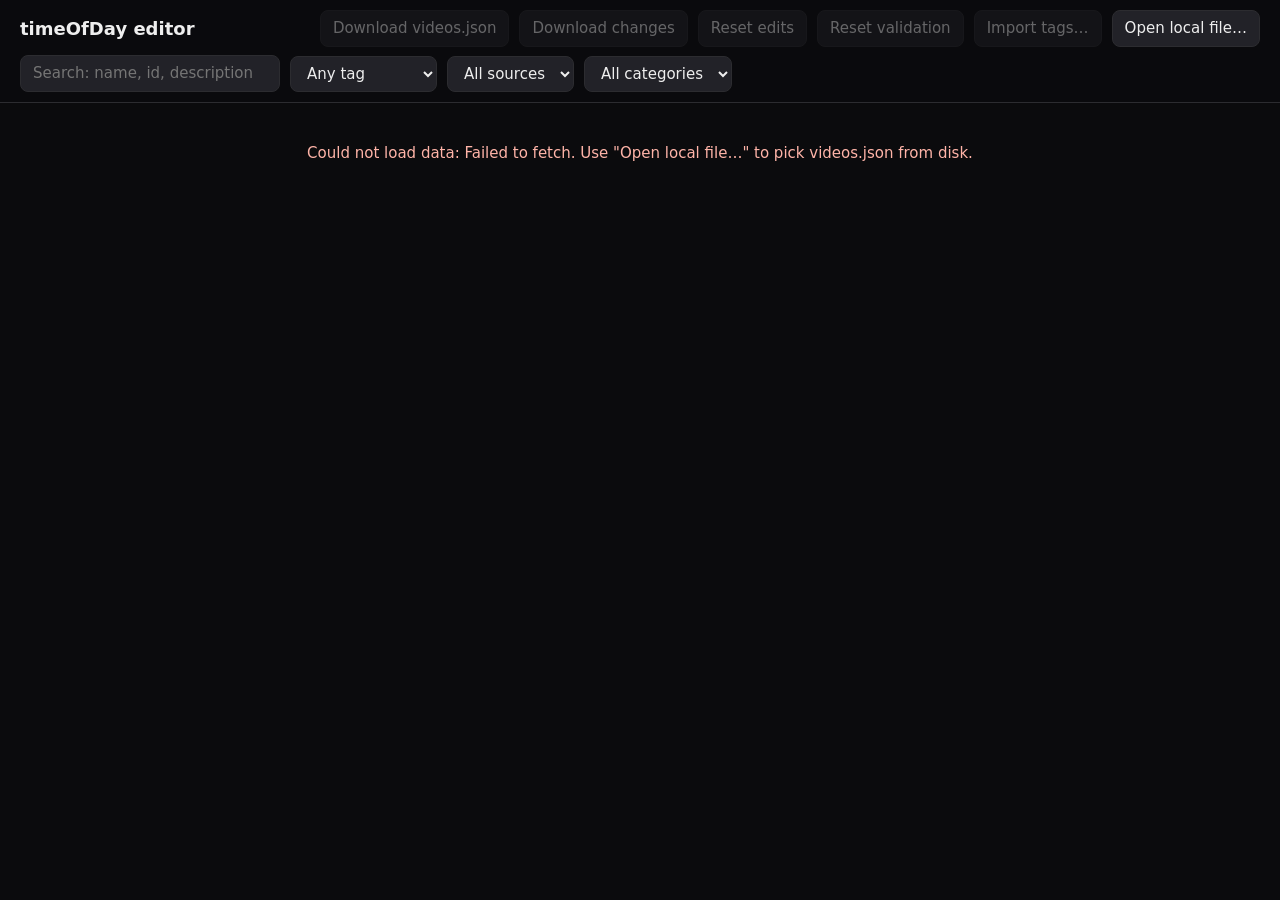
<file: aerial-preview/tags.html>
<!doctype html>
<html lang="en"><head><meta charset="utf-8"><title>timeOfDay editor</title>
<meta name="viewport" content="width=device-width,initial-scale=1">
<style>
:root{color-scheme:dark;--bg:#0b0b0d;--card:#16161a;--line:#2c2c30;--mut:#8e8e93}
*{box-sizing:border-box}body{margin:0;background:var(--bg);color:#eee;font:15px/1.4 system-ui,Segoe UI,sans-serif}
header{position:sticky;top:0;z-index:5;background:rgba(11,11,13,.96);border-bottom:1px solid var(--line);padding:10px 20px}
.row{display:flex;flex-wrap:wrap;gap:10px;align-items:center}.row+.row{margin-top:8px}
h1{font-size:18px;margin:0 8px 0 0}#sum,#shown{color:var(--mut);font-size:13px}
select,button,input{background:#222228;color:#eee;border:1px solid var(--line);border-radius:8px;padding:7px 12px;font:inherit}
button{cursor:pointer}button:hover{border-color:#666}button:disabled{opacity:.4;cursor:default}input{min-width:260px}.sp{flex:1}
#chg{color:#ffb86b;font-weight:600}#st{padding:40px 20px;color:var(--mut);text-align:center}#st.err{color:#ffb4a8}
main{display:grid;grid-template-columns:repeat(auto-fill,minmax(380px,1fr));gap:16px;padding:20px}
.card{background:var(--card);border:1px solid var(--line);border-radius:14px;overflow:hidden}.card.ch{border-color:#ffb86b}.card.nt{border-color:#ff4d6d;box-shadow:0 0 0 1px #ff4d6d}
.card.nt .v::after{content:'NO TAG';position:absolute;left:10px;top:10px;z-index:2;padding:3px 10px;border-radius:99px;background:#ff4d6d;color:#fff;font-size:12px;font-weight:700;letter-spacing:.06em;pointer-events:none}
.card.ok{border-color:#34c759;box-shadow:0 0 0 1px #34c759}
.vb{width:100%;margin-top:8px;font-weight:600}.card.ok .vb{background:#1f7a3a;border-color:#34c759;color:#fff}
.card.nt .t{outline:2px dashed #ff4d6d;outline-offset:4px;border-radius:6px}
.v{position:relative;aspect-ratio:16/9;background:#000 center/cover no-repeat}.v video{width:100%;height:100%;display:block;background:#000}
.v .go{position:absolute;inset:0;width:100%;border:0;border-radius:0;background:rgba(0,0,0,.35);font-size:16px}.v .go:hover{background:rgba(0,0,0,.15)}
.v .err{position:absolute;left:0;right:0;bottom:0;padding:8px 12px;background:rgba(0,0,0,.8);color:#ffb4a8;font-size:13px}
.b{padding:12px 14px}.nm{font-size:17px;font-weight:600;margin:0 0 4px}.poi{color:#c9c9ce;font-size:14px;margin:0 0 8px}.poi span{display:block}
.id{font:12px ui-monospace,Consolas,monospace;color:#ccc;word-break:break-all;cursor:pointer}.id:hover{color:#fff}
.m{color:var(--mut);font-size:13px;margin:4px 0 8px}.was{color:#ffb86b;font-size:12px;margin-left:6px}
.vr{display:flex;flex-wrap:wrap;gap:6px;margin-bottom:10px}.vr button,.vr a{font-size:12px;padding:3px 9px;border-radius:99px;color:#ccc;text-decoration:none;border:1px solid var(--line);background:#1d1d22}.vr button.on{border-color:#fff;color:#fff}
.t{display:grid;grid-template-columns:repeat(4,1fr);gap:6px}.t button{padding:8px 0;font-weight:600}.t button.on{color:#fff;border-color:transparent}
.t [data-t=day].on{background:#c79a1a}.t [data-t=sunrise].on{background:#e07b3a}.t [data-t=sunset].on{background:#c2453a}.t [data-t=night].on{background:#4a56d6}
</style></head><body>
<header><div class="row"><h1>timeOfDay editor</h1><span id="sum"></span><span class="sp"></span><span id="chg"></span>
<button id="dlv" disabled>Download videos.json</button><button id="dlc" disabled>Download changes</button><button id="rst" disabled>Reset edits</button><button id="rv" disabled>Reset validation</button>
<button id="imp" disabled>Import tags…</button><button id="open">Open local file…</button><input id="file" type="file" accept=".json" hidden><input id="tfile" type="file" accept=".json" hidden></div>
<div class="row"><input id="q" placeholder="Search: name, id, description"><select id="ft"><option value="">Any tag</option><option>day</option><option>sunrise</option><option>sunset</option><option>night</option><option value="@none">No tag</option><option value="@ch">Changed</option><option value="@todo">Not validated</option><option value="@ok">Validated</option></select>
<select id="fs"><option value="">All sources</option></select><select id="fc"><option value="">All categories</option></select><span id="shown"></span></div></header>
<div id="st">Loading videos.json…</div><main id="g"></main>
<script>
const BASE='https://raw.githubusercontent.com/aabytt/custom-screensaver-aerial/refs/heads/new-videos-json/assets/';
const SRC={videos:BASE+'videos.json',locales:BASE+'locales/'}, LOCALE='en-GB.json';
// thumbnails: the branch first; the new-videos-json branch has no tn/ folder yet, so main is the fallback
const TN_BASES=[BASE+'tn/',BASE.replace('refs/heads/new-videos-json','refs/heads/main')+'tn/']; let TN='';
const TAGS=['day','sunrise','sunset','night'], ORDER=['url-1080-H264','url-1080-SDR','url-4K-SDR','url-4K-SDR-240FPS','url-1080-HDR','url-4K-HDR'];
let RAW='',DATA=[],byId={},cards={},ed={},va=[];   // va: validated ids, in the order they were validated
try{ed=JSON.parse(localStorage.getItem('tod_edits')||'{}')}catch(e){}
try{va=JSON.parse(localStorage.getItem('tod_valid')||'[]')}catch(e){}
const $=s=>document.querySelector(s), g=$('#g'), st=$('#st');
const cur=d=>ed[d.id]!==undefined?ed[d.id]:d.t;
const save=()=>{try{localStorage.setItem('tod_edits',JSON.stringify(ed));localStorage.setItem('tod_valid',JSON.stringify(va))}catch(e){}};
function el(t,c,x){const e=document.createElement(t);if(c)e.className=c;if(x!=null)e.textContent=x;return e}
const strip=a=>a.replace('AerialCategory','').replace('AerialSubcategory','');
async function get(url,text){const r=await fetch(url);if(!r.ok)throw new Error(url+' → HTTP '+r.status);return text?r.text():r.json()}

async function init(text){
  st.className='';st.textContent='Loading…';st.style.display='';
  try{
    RAW=text||await get(SRC.videos,true);
    let S={};try{S=(await get(SRC.locales+LOCALE)).strings||{}}catch(e){console.warn('locale not loaded',e)}
    const V=JSON.parse(RAW);await pickTn(V);load(V,S);
  }catch(e){st.className='err';st.textContent='Could not load data: '+e.message+'. Use "Open local file…" to pick videos.json from disk.'}
}
async function pickTn(V){   // the first base where the first thumbnail exists is used for all
  const a=V.assets.find(x=>x.previewImage);TN='';if(!a)return;
  for(const b of TN_BASES){const ok=await new Promise(r=>{const i=new Image();i.onload=()=>r(true);i.onerror=()=>r(false);setTimeout(()=>r(false),4000);i.src=b+a.previewImage.split('/').pop()});if(ok){TN=b;return}}
}
function load(V,S){
  DATA=V.assets.map(a=>({id:a.id,s:a.source||'',t:a.timeOfDay||'',
    nm:S[a.localizedNameKey]||a.localizedNameKey||a.id,
    p:Object.keys(a.pointsOfInterest||{}).sort((x,y)=>x-y).map(k=>S[a.pointsOfInterest[k]]).filter(Boolean),
    c:strip((a.categories||[])[0]||''),sc:strip((a.subcategories||[])[0]||''),
    img:a.previewImage&&TN?TN+a.previewImage.split('/').pop():'',
    u:ORDER.filter(k=>a[k]).map(k=>[k.slice(4),a[k]])}));
  byId={};DATA.forEach(d=>byId[d.id]=d);
  Object.keys(ed).forEach(k=>{if(!byId[k]||ed[k]===byId[k].t)delete ed[k]});
  va=va.filter(id=>byId[id]&&cur(byId[id]));   // only tagged, existing assets stay validated
  g.innerHTML='';cards={};
  [['#fs',DATA.map(d=>d.s)],['#fc',DATA.map(d=>d.c)]].forEach(([s,v])=>{const e=$(s);e.length=1;[...new Set(v)].filter(Boolean).sort().forEach(x=>e.append(Object.assign(el('option','',x),{value:x})))});
  DATA.forEach(d=>g.append(cards[d.id]=build(d)));
  reorder();st.style.display='none';['dlv','dlc','rst','rv','imp'].forEach(i=>$('#'+i).disabled=false);stats();filter();
}
function play(c,d,i){const v=c.querySelector('.v');v.innerHTML='';const x=document.createElement('video');
  x.controls=x.loop=x.muted=x.autoplay=true;x.src=d.u[i][1];
  x.onerror=()=>v.append(el('div','err','Cannot play in this browser (maybe HEVC). Try another quality or open the link.'));
  v.append(x);c.querySelectorAll('.vr button').forEach((b,j)=>b.classList.toggle('on',j===i))}
function build(d){const c=el('div','card'),v=el('div','v'),go=el('button','go','▶ Load video');
  if(d.img)v.style.backgroundImage='url("'+d.img+'")';go.onclick=()=>play(c,d,0);v.append(go);
  const b=el('div','b'),id=el('div','id',d.id);id.title='Copy id';id.onclick=()=>navigator.clipboard&&navigator.clipboard.writeText(d.id);
  const poi=el('div','poi');d.p.forEach(x=>poi.append(el('span','',x)));
  const m=el('div','m',d.s+' · '+d.c+(d.sc?' / '+d.sc:''));m.append(el('span','was'));
  const vr=el('div','vr');d.u.forEach((u,i)=>{const x=el('button','',u[0]);x.onclick=()=>play(c,d,i);vr.append(x)});
  if(d.u.length)vr.append(Object.assign(el('a','','↗ link'),{href:d.u[0][1],target:'_blank',rel:'noopener'}));
  const t=el('div','t');TAGS.forEach(k=>{const x=el('button','',k);x.dataset.t=k;x.onclick=()=>pick(d,k);t.append(x)});
  const vb=el('button','vb');vb.onclick=()=>validate(d);
  b.append(el('div','nm',d.nm),poi,id,m,vr,t,vb);c.append(v,b);mark(c,d);return c}
// Validated cards move to the end of the grid (the DOM only: the order inside videos.json never changes)
function reorder(){const ok=new Set(va);DATA.forEach(d=>{if(!ok.has(d.id))g.append(cards[d.id])});va.forEach(id=>g.append(cards[id]))}
function validate(d){const i=va.indexOf(d.id);if(i>=0)va.splice(i,1);else if(cur(d))va.push(d.id);else return;
  save();mark(cards[d.id],d);reorder();stats();filter()}
function pick(d,k){if(k===cur(d)||k===d.t)delete ed[d.id];else ed[d.id]=k;save();mark(cards[d.id],d);stats();filter()}
function mark(c,d){const x=cur(d),ch=ed[d.id]!==undefined;c.classList.toggle('ch',ch);c.classList.toggle('nt',!x);
  const ok=va.includes(d.id),vb=c.querySelector('.vb');c.classList.toggle('ok',ok);vb.disabled=!x&&!ok;
  vb.textContent=ok?'✓ Validated — click to undo':x?'Validate':'Validate (set a tag first)';
  c.querySelectorAll('.t button').forEach(b=>b.classList.toggle('on',b.dataset.t===x));
  c.querySelector('.was').textContent=ch?'was: '+(d.t||'none'):''}
function stats(){const n={};DATA.forEach(d=>{const x=cur(d)||'none';n[x]=(n[x]||0)+1});
  $('#sum').textContent=DATA.length+' videos · '+TAGS.concat('none').filter(k=>n[k]).map(k=>k+' '+n[k]).join(' · ')+' · validated '+va.length+'/'+DATA.length;
  const k=Object.keys(ed).length;$('#chg').textContent=k?'Changed: '+k:''}
function filter(){const q=$('#q').value.trim().toLowerCase(),ft=$('#ft').value,fs=$('#fs').value,fc=$('#fc').value;let n=0;
  DATA.forEach(d=>{const ok=(!ft||(ft==='@ch'?ed[d.id]!==undefined:ft==='@none'?!cur(d):ft==='@ok'?va.includes(d.id):ft==='@todo'?!va.includes(d.id):cur(d)===ft))&&(!fs||d.s===fs)&&(!fc||d.c===fc)&&
    (!q||(d.nm+' '+d.id+' '+d.p.join(' ')).toLowerCase().includes(q));cards[d.id].style.display=ok?'':'none';if(ok)n++});
  $('#shown').textContent='Shown: '+n}

// The file is edited as TEXT, line by line, so its formatting stays exactly as it was: only the "timeOfDay" lines change.
// Any indentation works: an asset runs from its "id" line to the first "}" line that is indented less than its keys.
function patched(){
  const L=RAW.split('\n'),out=[];let i=0,n=0;
  while(i<L.length){
    const m=/^(\s+)"id": "([^"]+)",?\s*$/.exec(L[i]),t=m&&ed[m[2]];
    if(!t){out.push(L[i++]);continue}
    let end=i+1;for(;end<L.length;end++){const c=/^(\s*)\},?\s*$/.exec(L[end]);if(c&&c[1].length<m[1].length)break}
    const block=L.slice(i,end),k=block.findIndex(x=>/^\s*"timeOfDay":/.test(x)),line=m[1]+'"timeOfDay": "'+t+'",';
    if(k>=0)block[k]=block[k].replace(/"timeOfDay":\s*"[^"]*"/,'"timeOfDay": "'+t+'"');else block.splice(1,0,line);
    out.push(...block);i=end;n++;
  }
  const text=out.join('\n'),chk=JSON.parse(text);   // must stay valid JSON
  if(n!==Object.keys(ed).length||chk.assets.length!==DATA.length)throw new Error('Patched '+n+' of '+Object.keys(ed).length+' edits');
  chk.assets.forEach(a=>{if(ed[a.id]&&a.timeOfDay!==ed[a.id])throw new Error('Check failed for '+a.id)});
  return text;
}
function dl(name,txt){const a=document.createElement('a');a.href=URL.createObjectURL(new Blob([txt],{type:'application/json'}));a.download=name;a.click()}
$('#dlv').onclick=()=>{try{dl('videos.json',patched())}catch(e){alert(e.message)}};
$('#dlc').onclick=()=>dl('tags.json',JSON.stringify(ed,null,2));
$('#rst').onclick=()=>{if(Object.keys(ed).length&&confirm('Reset all edits?')){ed={};save();DATA.forEach(d=>mark(cards[d.id],d));stats();filter()}};
$('#rv').onclick=()=>{if(va.length&&confirm('Reset validation of all cards?')){va=[];save();DATA.forEach(d=>mark(cards[d.id],d));reorder();stats();filter()}};
$('#open').onclick=()=>$('#file').click();
// a {id: tag} file (e.g. tags.json / timeOfDay-all.json): every tag that differs from the loaded videos.json becomes an edit
$('#imp').onclick=()=>$('#tfile').click();
$('#tfile').onchange=async e=>{const f=e.target.files[0];e.target.value='';if(!f)return;
  try{const T=JSON.parse(await f.text());let n=0,same=0,skip=0;
    Object.entries(T).forEach(([id,t])=>{if(!byId[id]||!TAGS.includes(t))skip++;else if(byId[id].t===t){delete ed[id];same++}else{ed[id]=t;n++}});
    save();DATA.forEach(d=>mark(cards[d.id],d));stats();filter();
    alert('Imported '+n+' tags ('+same+' already the same, '+skip+' skipped: unknown id or tag).')}
  catch(err){alert('Not a valid tags file: '+err.message)}};
$('#file').onchange=e=>{const f=e.target.files[0];if(f)f.text().then(init)};
['#q','#ft','#fs','#fc'].forEach(s=>$(s).oninput=filter);
init();
</script></body></html>
</file>
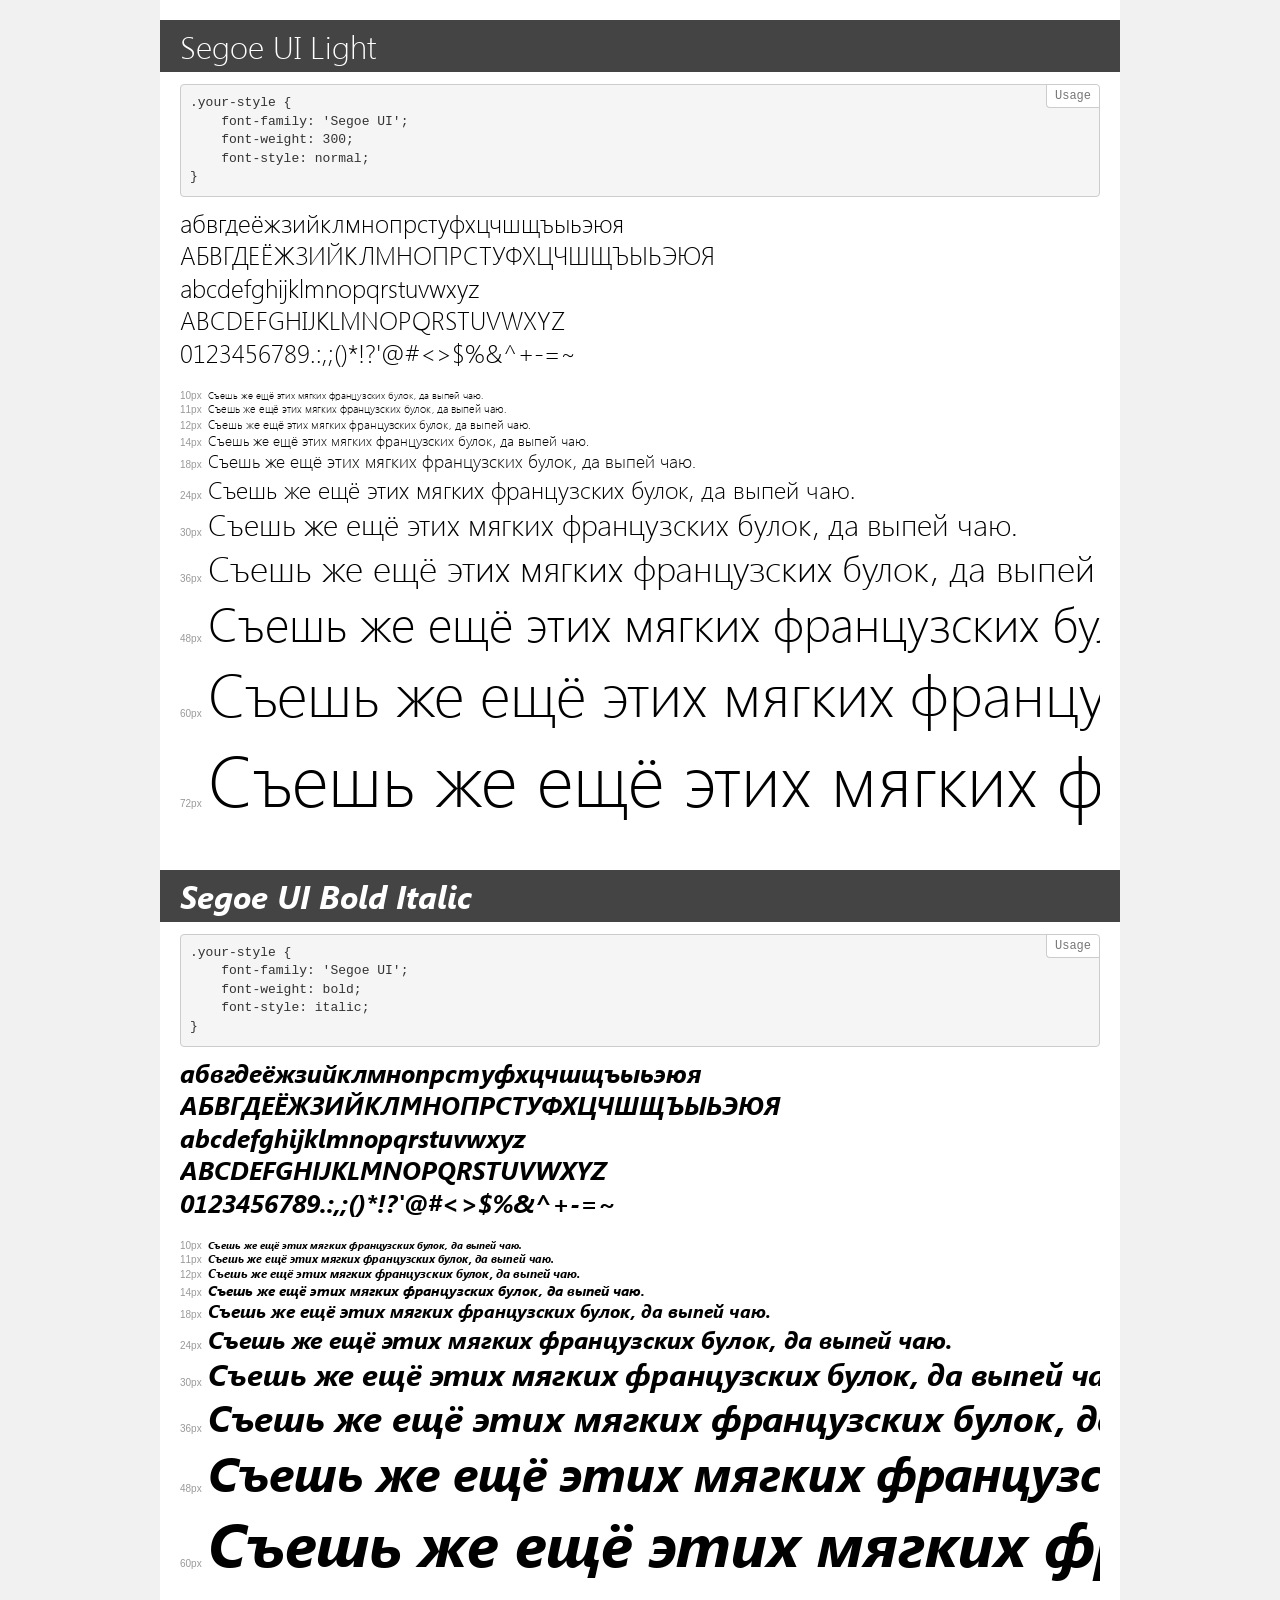
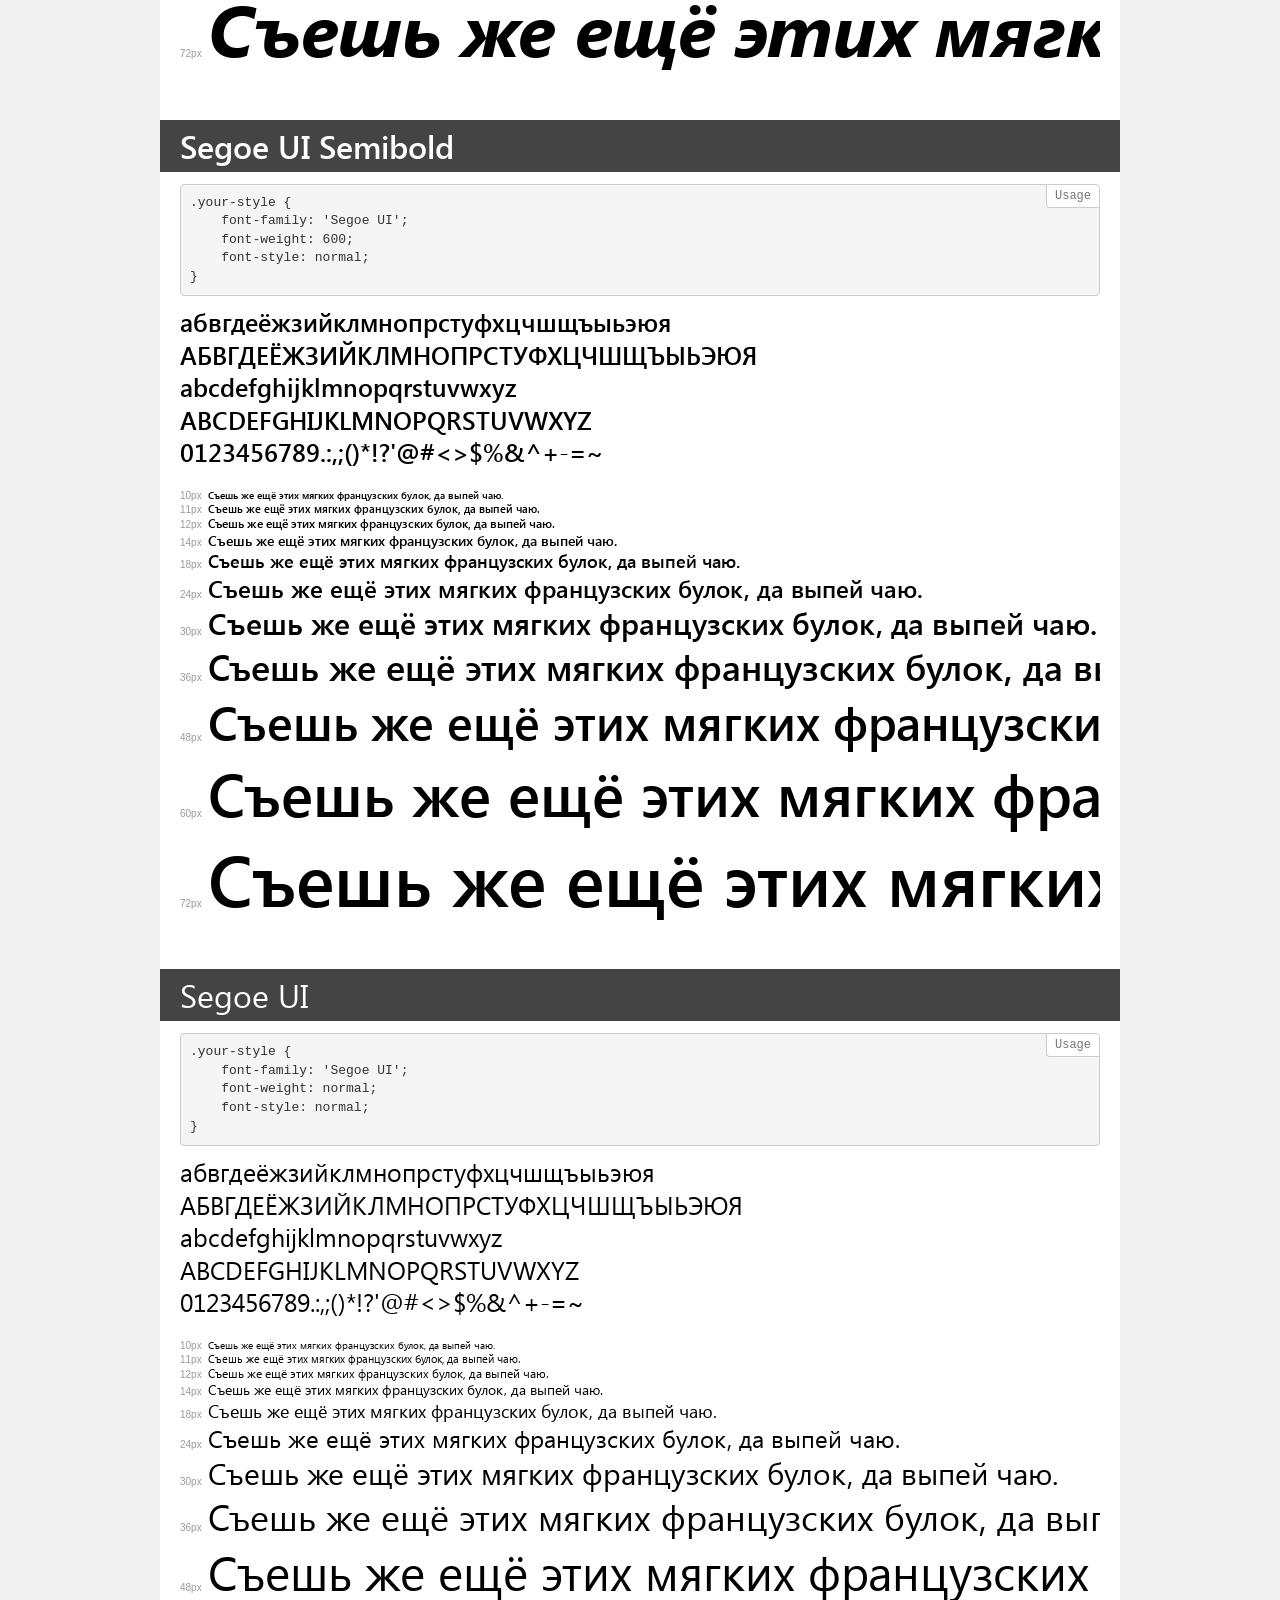
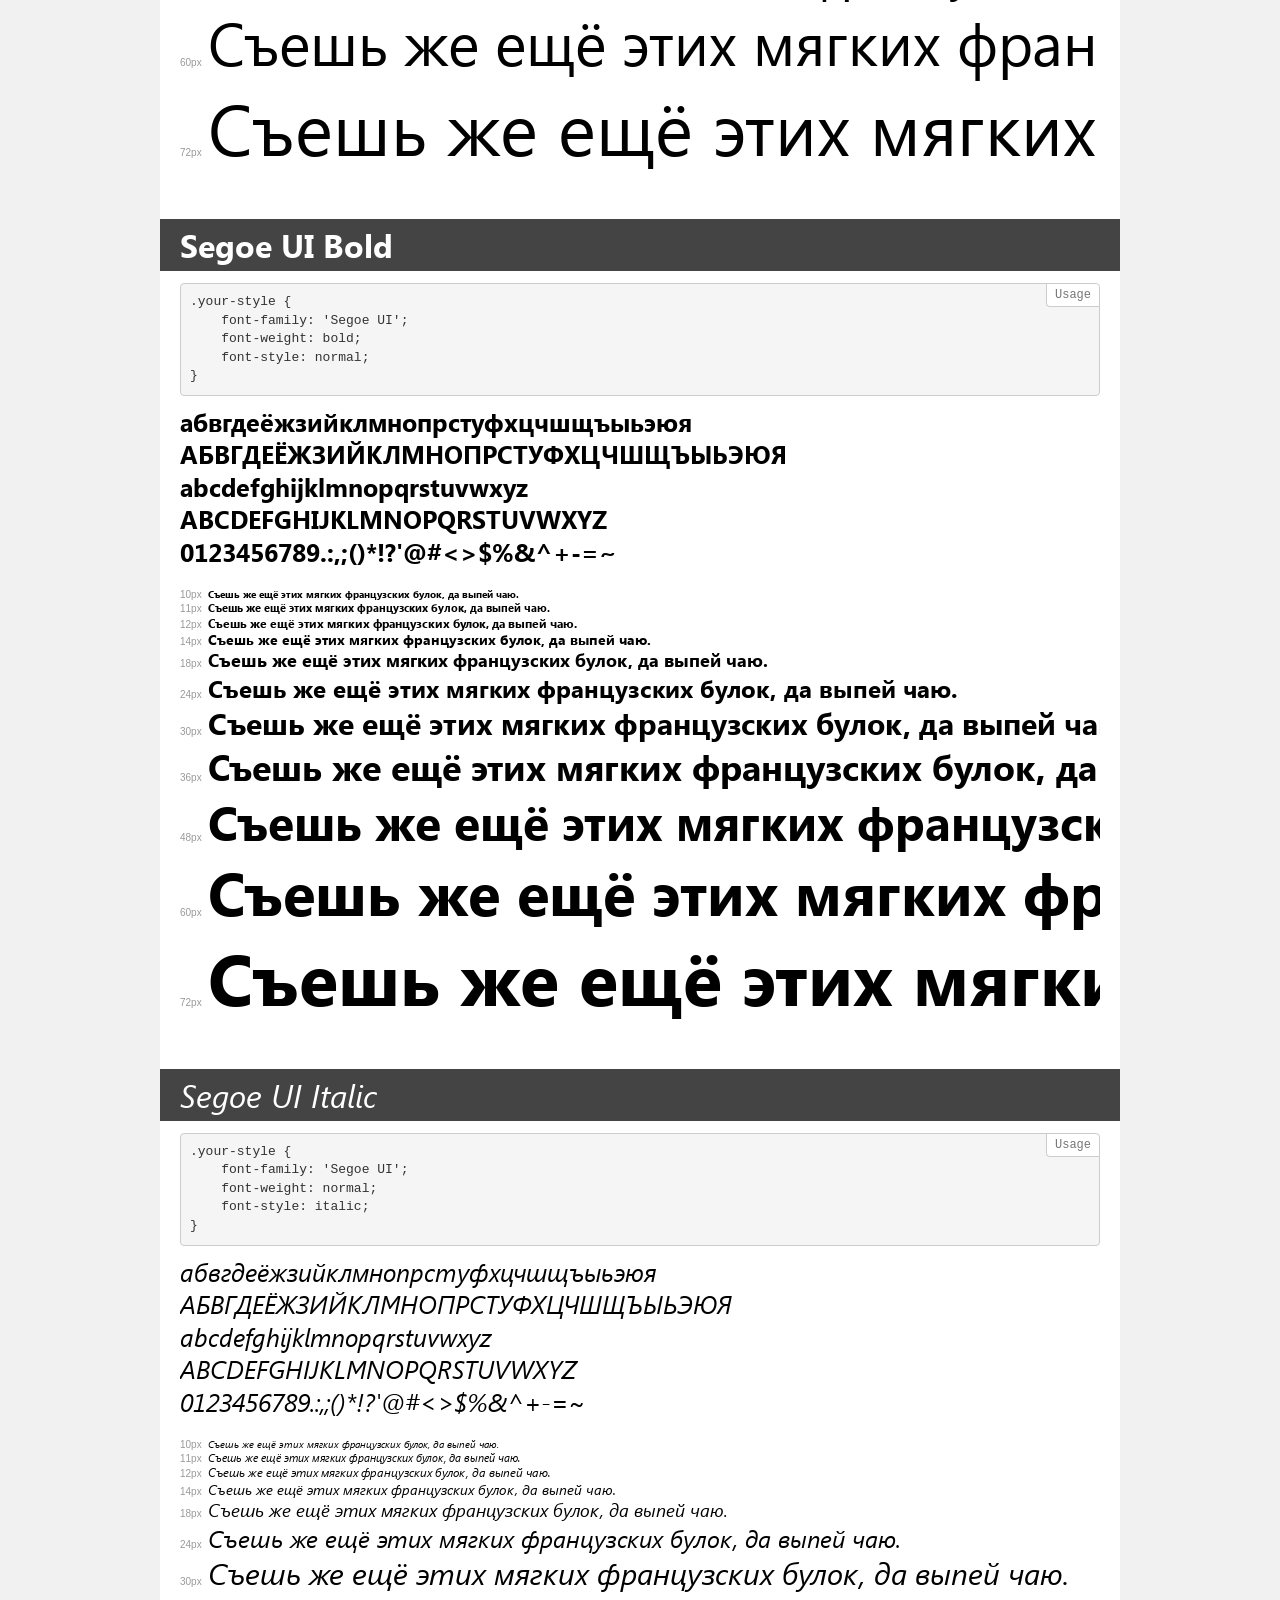
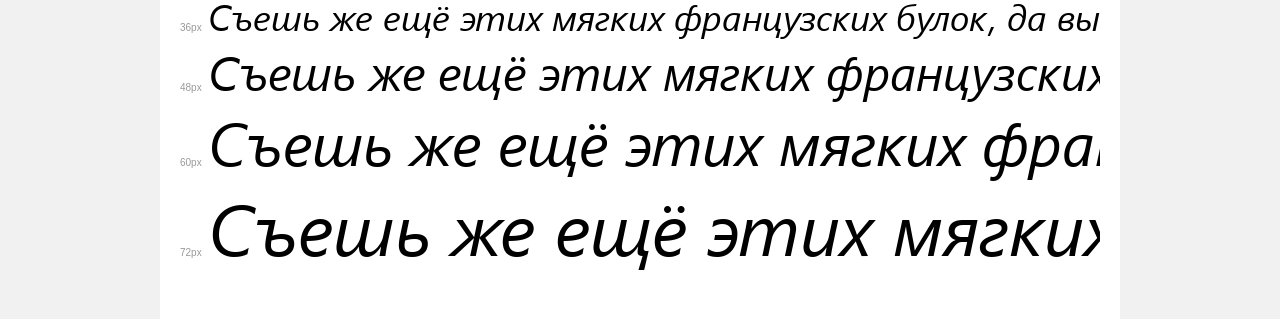
<file: fonts/SegoeUI/demo.html>
<!DOCTYPE html>
<html>
<head>
	<meta charset="utf-8">
	<meta http-equiv="X-UA-Compatible" content="IE=edge">
	<meta name="viewport" content="width=device-width, initial-scale=1">
	<meta name="robots" content="noindex, noarchive">
	<title>Transfonter demo</title>
	<link href="stylesheet.css" rel="stylesheet">
	<style>
		/*
		http://meyerweb.com/eric/tools/css/reset/
		v2.0 | 20110126
		License: none (public domain)
		*/
		html, body, div, span, applet, object, iframe,
		h1, h2, h3, h4, h5, h6, p, blockquote, pre,
		a, abbr, acronym, address, big, cite, code,
		del, dfn, em, img, ins, kbd, q, s, samp,
		small, strike, strong, sub, sup, tt, var,
		b, u, i, center,
		dl, dt, dd, ol, ul, li,
		fieldset, form, label, legend,
		table, caption, tbody, tfoot, thead, tr, th, td,
		article, aside, canvas, details, embed,
		figure, figcaption, footer, header, hgroup,
		menu, nav, output, ruby, section, summary,
		time, mark, audio, video {
			margin: 0;
			padding: 0;
			border: 0;
			font-size: 100%;
			font: inherit;
			vertical-align: baseline;
		}
		/* HTML5 display-role reset for older browsers */
		article, aside, details, figcaption, figure,
		footer, header, hgroup, menu, nav, section {
			display: block;
		}
		body {
			line-height: 1;
		}
		ol, ul {
			list-style: none;
		}
		blockquote, q {
			quotes: none;
		}
		blockquote:before, blockquote:after,
		q:before, q:after {
			content: '';
			content: none;
		}
		table {
			border-collapse: collapse;
			border-spacing: 0;
		}
		/* common styles */
		body {
			background: #f1f1f1;
			color: #000;
		}
		.page {
			background: #fff;
			width: 920px;
			margin: 0 auto;
			padding: 20px 20px 0 20px;
			overflow: hidden;
		}
		.font-container {
			overflow-x: auto;
			overflow-y: hidden;
			margin-bottom: 40px;
			line-height: 1.3;
			white-space: nowrap;
			padding-bottom: 5px;
		}
		h1 {
			position: relative;
			background: #444;
			font-size: 32px;
			color: #fff;
			padding: 10px 20px;
			margin: 0 -20px 12px -20px;
		}
		.letters {
			font-size: 25px;
			margin-bottom: 20px;
		}
		.s10:before {
			content: '10px';
		}
		.s11:before {
			content: '11px';
		}
		.s12:before {
			content: '12px';
		}
		.s14:before {
			content: '14px';
		}
		.s18:before {
			content: '18px';
		}
		.s24:before {
			content: '24px';
		}
		.s30:before {
			content: '30px';
		}
		.s36:before {
			content: '36px';
		}
		.s48:before {
			content: '48px';
		}
		.s60:before {
			content: '60px';
		}
		.s72:before {
			content: '72px';
		}
		.s10:before, .s11:before, .s12:before, .s14:before,
		.s18:before, .s24:before, .s30:before, .s36:before,
		.s48:before, .s60:before, .s72:before {
			font-family: Arial, sans-serif;
			font-size: 10px;
			font-weight: normal;
			font-style: normal;
			color: #999;
			padding-right: 6px;
		}
		pre {
			display: block;
			position: relative;
			padding: 9px;
			margin: 0 0 10px;
			font-family: Monaco, Menlo, Consolas, "Courier New", monospace !important;
			font-size: 13px;
			line-height: 1.428571429;
			color: #333;
			font-weight: normal !important;
			font-style: normal !important;
			background-color: #f5f5f5;
			border: 1px solid #ccc;
			overflow-x: auto;
			border-radius: 4px;
		}
		pre:after {
			display: block;
			position: absolute;
			right: 0;
			top: 0;
			content: 'Usage';
			line-height: 1;
			padding: 5px 8px;
			font-size: 12px;
			color: #767676;
			background-color: #fff;
			border: 1px solid #ccc;
			border-right: none;
			border-top: none;
			border-radius: 0 4px 0 4px;
			z-index: 10;
		}
		/* responsive */
		@media (max-width: 959px) {
			.page {
				width: auto;
				margin: 0;
			}
		}
	</style>
</head>
<body>
<div class="page">
	<div class="demo" style="font-family: 'Segoe UI'; font-weight: 300; font-style: normal;">
		<h1>Segoe UI Light</h1>
		<pre>.your-style {
    font-family: 'Segoe UI';
    font-weight: 300;
    font-style: normal;
}</pre>
		<div class="font-container">
			<p class="letters">
				абвгдеёжзийклмнопрстуфхцчшщъыьэюя <br />
				АБВГДЕЁЖЗИЙКЛМНОПРСТУФХЦЧШЩЪЫЬЭЮЯ <br />
				abcdefghijklmnopqrstuvwxyz <br />
				ABCDEFGHIJKLMNOPQRSTUVWXYZ <br />				0123456789.:,;()*!?'@#<>$%&^+-=~
			</p>
			<p class="s10" style="font-size: 10px;">Съешь же ещё этих мягких французских булок, да выпей чаю.</p>
			<p class="s11" style="font-size: 11px;">Съешь же ещё этих мягких французских булок, да выпей чаю.</p>
			<p class="s12" style="font-size: 12px;">Съешь же ещё этих мягких французских булок, да выпей чаю.</p>
			<p class="s14" style="font-size: 14px;">Съешь же ещё этих мягких французских булок, да выпей чаю.</p>
			<p class="s18" style="font-size: 18px;">Съешь же ещё этих мягких французских булок, да выпей чаю.</p>
			<p class="s24" style="font-size: 24px;">Съешь же ещё этих мягких французских булок, да выпей чаю.</p>
			<p class="s30" style="font-size: 30px;">Съешь же ещё этих мягких французских булок, да выпей чаю.</p>
			<p class="s36" style="font-size: 36px;">Съешь же ещё этих мягких французских булок, да выпей чаю.</p>
			<p class="s48" style="font-size: 48px;">Съешь же ещё этих мягких французских булок, да выпей чаю.</p>
			<p class="s60" style="font-size: 60px;">Съешь же ещё этих мягких французских булок, да выпей чаю.</p>
			<p class="s72" style="font-size: 72px;">Съешь же ещё этих мягких французских булок, да выпей чаю.</p>
		</div>
	</div>
	<div class="demo" style="font-family: 'Segoe UI'; font-weight: bold; font-style: italic;">
		<h1>Segoe UI Bold Italic</h1>
		<pre>.your-style {
    font-family: 'Segoe UI';
    font-weight: bold;
    font-style: italic;
}</pre>
		<div class="font-container">
			<p class="letters">
				абвгдеёжзийклмнопрстуфхцчшщъыьэюя <br />
				АБВГДЕЁЖЗИЙКЛМНОПРСТУФХЦЧШЩЪЫЬЭЮЯ <br />
				abcdefghijklmnopqrstuvwxyz <br />
				ABCDEFGHIJKLMNOPQRSTUVWXYZ <br />				0123456789.:,;()*!?'@#<>$%&^+-=~
			</p>
			<p class="s10" style="font-size: 10px;">Съешь же ещё этих мягких французских булок, да выпей чаю.</p>
			<p class="s11" style="font-size: 11px;">Съешь же ещё этих мягких французских булок, да выпей чаю.</p>
			<p class="s12" style="font-size: 12px;">Съешь же ещё этих мягких французских булок, да выпей чаю.</p>
			<p class="s14" style="font-size: 14px;">Съешь же ещё этих мягких французских булок, да выпей чаю.</p>
			<p class="s18" style="font-size: 18px;">Съешь же ещё этих мягких французских булок, да выпей чаю.</p>
			<p class="s24" style="font-size: 24px;">Съешь же ещё этих мягких французских булок, да выпей чаю.</p>
			<p class="s30" style="font-size: 30px;">Съешь же ещё этих мягких французских булок, да выпей чаю.</p>
			<p class="s36" style="font-size: 36px;">Съешь же ещё этих мягких французских булок, да выпей чаю.</p>
			<p class="s48" style="font-size: 48px;">Съешь же ещё этих мягких французских булок, да выпей чаю.</p>
			<p class="s60" style="font-size: 60px;">Съешь же ещё этих мягких французских булок, да выпей чаю.</p>
			<p class="s72" style="font-size: 72px;">Съешь же ещё этих мягких французских булок, да выпей чаю.</p>
		</div>
	</div>
	<div class="demo" style="font-family: 'Segoe UI'; font-weight: 600; font-style: normal;">
		<h1>Segoe UI Semibold</h1>
		<pre>.your-style {
    font-family: 'Segoe UI';
    font-weight: 600;
    font-style: normal;
}</pre>
		<div class="font-container">
			<p class="letters">
				абвгдеёжзийклмнопрстуфхцчшщъыьэюя <br />
				АБВГДЕЁЖЗИЙКЛМНОПРСТУФХЦЧШЩЪЫЬЭЮЯ <br />
				abcdefghijklmnopqrstuvwxyz <br />
				ABCDEFGHIJKLMNOPQRSTUVWXYZ <br />				0123456789.:,;()*!?'@#<>$%&^+-=~
			</p>
			<p class="s10" style="font-size: 10px;">Съешь же ещё этих мягких французских булок, да выпей чаю.</p>
			<p class="s11" style="font-size: 11px;">Съешь же ещё этих мягких французских булок, да выпей чаю.</p>
			<p class="s12" style="font-size: 12px;">Съешь же ещё этих мягких французских булок, да выпей чаю.</p>
			<p class="s14" style="font-size: 14px;">Съешь же ещё этих мягких французских булок, да выпей чаю.</p>
			<p class="s18" style="font-size: 18px;">Съешь же ещё этих мягких французских булок, да выпей чаю.</p>
			<p class="s24" style="font-size: 24px;">Съешь же ещё этих мягких французских булок, да выпей чаю.</p>
			<p class="s30" style="font-size: 30px;">Съешь же ещё этих мягких французских булок, да выпей чаю.</p>
			<p class="s36" style="font-size: 36px;">Съешь же ещё этих мягких французских булок, да выпей чаю.</p>
			<p class="s48" style="font-size: 48px;">Съешь же ещё этих мягких французских булок, да выпей чаю.</p>
			<p class="s60" style="font-size: 60px;">Съешь же ещё этих мягких французских булок, да выпей чаю.</p>
			<p class="s72" style="font-size: 72px;">Съешь же ещё этих мягких французских булок, да выпей чаю.</p>
		</div>
	</div>
	<div class="demo" style="font-family: 'Segoe UI'; font-weight: normal; font-style: normal;">
		<h1>Segoe UI</h1>
		<pre>.your-style {
    font-family: 'Segoe UI';
    font-weight: normal;
    font-style: normal;
}</pre>
		<div class="font-container">
			<p class="letters">
				абвгдеёжзийклмнопрстуфхцчшщъыьэюя <br />
				АБВГДЕЁЖЗИЙКЛМНОПРСТУФХЦЧШЩЪЫЬЭЮЯ <br />
				abcdefghijklmnopqrstuvwxyz <br />
				ABCDEFGHIJKLMNOPQRSTUVWXYZ <br />				0123456789.:,;()*!?'@#<>$%&^+-=~
			</p>
			<p class="s10" style="font-size: 10px;">Съешь же ещё этих мягких французских булок, да выпей чаю.</p>
			<p class="s11" style="font-size: 11px;">Съешь же ещё этих мягких французских булок, да выпей чаю.</p>
			<p class="s12" style="font-size: 12px;">Съешь же ещё этих мягких французских булок, да выпей чаю.</p>
			<p class="s14" style="font-size: 14px;">Съешь же ещё этих мягких французских булок, да выпей чаю.</p>
			<p class="s18" style="font-size: 18px;">Съешь же ещё этих мягких французских булок, да выпей чаю.</p>
			<p class="s24" style="font-size: 24px;">Съешь же ещё этих мягких французских булок, да выпей чаю.</p>
			<p class="s30" style="font-size: 30px;">Съешь же ещё этих мягких французских булок, да выпей чаю.</p>
			<p class="s36" style="font-size: 36px;">Съешь же ещё этих мягких французских булок, да выпей чаю.</p>
			<p class="s48" style="font-size: 48px;">Съешь же ещё этих мягких французских булок, да выпей чаю.</p>
			<p class="s60" style="font-size: 60px;">Съешь же ещё этих мягких французских булок, да выпей чаю.</p>
			<p class="s72" style="font-size: 72px;">Съешь же ещё этих мягких французских булок, да выпей чаю.</p>
		</div>
	</div>
	<div class="demo" style="font-family: 'Segoe UI'; font-weight: bold; font-style: normal;">
		<h1>Segoe UI Bold</h1>
		<pre>.your-style {
    font-family: 'Segoe UI';
    font-weight: bold;
    font-style: normal;
}</pre>
		<div class="font-container">
			<p class="letters">
				абвгдеёжзийклмнопрстуфхцчшщъыьэюя <br />
				АБВГДЕЁЖЗИЙКЛМНОПРСТУФХЦЧШЩЪЫЬЭЮЯ <br />
				abcdefghijklmnopqrstuvwxyz <br />
				ABCDEFGHIJKLMNOPQRSTUVWXYZ <br />				0123456789.:,;()*!?'@#<>$%&^+-=~
			</p>
			<p class="s10" style="font-size: 10px;">Съешь же ещё этих мягких французских булок, да выпей чаю.</p>
			<p class="s11" style="font-size: 11px;">Съешь же ещё этих мягких французских булок, да выпей чаю.</p>
			<p class="s12" style="font-size: 12px;">Съешь же ещё этих мягких французских булок, да выпей чаю.</p>
			<p class="s14" style="font-size: 14px;">Съешь же ещё этих мягких французских булок, да выпей чаю.</p>
			<p class="s18" style="font-size: 18px;">Съешь же ещё этих мягких французских булок, да выпей чаю.</p>
			<p class="s24" style="font-size: 24px;">Съешь же ещё этих мягких французских булок, да выпей чаю.</p>
			<p class="s30" style="font-size: 30px;">Съешь же ещё этих мягких французских булок, да выпей чаю.</p>
			<p class="s36" style="font-size: 36px;">Съешь же ещё этих мягких французских булок, да выпей чаю.</p>
			<p class="s48" style="font-size: 48px;">Съешь же ещё этих мягких французских булок, да выпей чаю.</p>
			<p class="s60" style="font-size: 60px;">Съешь же ещё этих мягких французских булок, да выпей чаю.</p>
			<p class="s72" style="font-size: 72px;">Съешь же ещё этих мягких французских булок, да выпей чаю.</p>
		</div>
	</div>
	<div class="demo" style="font-family: 'Segoe UI'; font-weight: normal; font-style: italic;">
		<h1>Segoe UI Italic</h1>
		<pre>.your-style {
    font-family: 'Segoe UI';
    font-weight: normal;
    font-style: italic;
}</pre>
		<div class="font-container">
			<p class="letters">
				абвгдеёжзийклмнопрстуфхцчшщъыьэюя <br />
				АБВГДЕЁЖЗИЙКЛМНОПРСТУФХЦЧШЩЪЫЬЭЮЯ <br />
				abcdefghijklmnopqrstuvwxyz <br />
				ABCDEFGHIJKLMNOPQRSTUVWXYZ <br />				0123456789.:,;()*!?'@#<>$%&^+-=~
			</p>
			<p class="s10" style="font-size: 10px;">Съешь же ещё этих мягких французских булок, да выпей чаю.</p>
			<p class="s11" style="font-size: 11px;">Съешь же ещё этих мягких французских булок, да выпей чаю.</p>
			<p class="s12" style="font-size: 12px;">Съешь же ещё этих мягких французских булок, да выпей чаю.</p>
			<p class="s14" style="font-size: 14px;">Съешь же ещё этих мягких французских булок, да выпей чаю.</p>
			<p class="s18" style="font-size: 18px;">Съешь же ещё этих мягких французских булок, да выпей чаю.</p>
			<p class="s24" style="font-size: 24px;">Съешь же ещё этих мягких французских булок, да выпей чаю.</p>
			<p class="s30" style="font-size: 30px;">Съешь же ещё этих мягких французских булок, да выпей чаю.</p>
			<p class="s36" style="font-size: 36px;">Съешь же ещё этих мягких французских булок, да выпей чаю.</p>
			<p class="s48" style="font-size: 48px;">Съешь же ещё этих мягких французских булок, да выпей чаю.</p>
			<p class="s60" style="font-size: 60px;">Съешь же ещё этих мягких французских булок, да выпей чаю.</p>
			<p class="s72" style="font-size: 72px;">Съешь же ещё этих мягких французских булок, да выпей чаю.</p>
		</div>
	</div>
</div>
</body>
</html>
</file>
<file: vender/keypad/style.css>
/*!
 * 
 *   simple-keyboard v2.32.123
 *   https://github.com/hodgef/simple-keyboard
 * 
 *   Copyright (c) Francisco Hodge (https://github.com/hodgef)
 * 
 *   This source code is licensed under the MIT license found in the
 *   LICENSE file in the root directory of this source tree.
 *   
 */.hg-theme-default{width:100%;-webkit-user-select:none;-moz-user-select:none;-ms-user-select:none;user-select:none;box-sizing:border-box;overflow:hidden;touch-action:manipulation}.hg-theme-default .hg-button span{pointer-events:none}.hg-theme-default button.hg-button{border-width:0;outline:0;font-size:inherit}.hg-theme-default{font-family:"HelveticaNeue-Light","Helvetica Neue Light","Helvetica Neue",Helvetica,Arial,"Lucida Grande",sans-serif;background-color:#ececec;padding:5px;border-radius:5px}.hg-theme-default .hg-button{display:inline-block;flex-grow:1}.hg-theme-default .hg-row{display:flex}.hg-theme-default .hg-row:not(:last-child){margin-bottom:5px}.hg-theme-default .hg-row .hg-button-container,.hg-theme-default .hg-row .hg-button:not(:last-child){margin-right:5px}.hg-theme-default .hg-row>div:last-child{margin-right:0}.hg-theme-default .hg-row .hg-button-container{display:flex}.hg-theme-default .hg-button{box-shadow:0 0 3px -1px rgba(0,0,0,.3);height:40px;border-radius:5px;box-sizing:border-box;padding:5px;background:#fff;border-bottom:1px solid #b5b5b5;cursor:pointer;display:flex;align-items:center;justify-content:center;-webkit-tap-highlight-color:rgba(0,0,0,0)}.hg-theme-default .hg-button.hg-activeButton{background:#efefef}.hg-theme-default.hg-layout-numeric .hg-button{width:33.3%;height:60px;align-items:center;display:flex;justify-content:center}.hg-theme-default .hg-button.hg-button-numpadadd,.hg-theme-default .hg-button.hg-button-numpadenter{height:85px}.hg-theme-default .hg-button.hg-button-numpad0{width:105px}.hg-theme-default .hg-button.hg-button-com{max-width:85px}.hg-theme-default .hg-button.hg-standardBtn.hg-button-at{max-width:45px}.hg-theme-default .hg-button.hg-selectedButton{background:rgba(5,25,70,.53);color:#fff}.hg-theme-default .hg-button.hg-standardBtn[data-skbtn=".com"]{max-width:82px}.hg-theme-default .hg-button.hg-standardBtn[data-skbtn="@"]{max-width:60px}
/*# sourceMappingURL=index.css.map */
</file>
<file: css/app.css>
@charset "UTF-8";
.welcome {
  position: fixed;
  top: 0;
  left: 0;
  right: 0;
  bottom: 0;
  z-index: 100;
  background: #000 url(../img/welcome.jpg) no-repeat 50% 50%;
  background-size: cover;
}

.lang {
  position: fixed;
  top: 0;
  left: 0;
  right: 0;
  bottom: 0;
  background-color: #242424;
  z-index: 200;
  display: -webkit-box;
  display: -webkit-flex;
  display: -ms-flexbox;
  display: flex;
  padding: 2em;
  -webkit-box-align: center;
  -webkit-align-items: center;
      -ms-flex-align: center;
          align-items: center;
  -webkit-box-pack: center;
  -webkit-justify-content: center;
      -ms-flex-pack: center;
          justify-content: center;
}
.lang__body {
  text-align: center;
}
.lang__logo img {
  width: 5.3em;
  height: 5em;
}
.lang__title {
  margin-top: 1em;
  font-size: 2.9em;
}
.lang__subtitle {
  font-size: 1.4em;
  margin-top: 1em;
}
.lang__selector {
  width: 19em;
  margin: 0 auto;
  margin-top: 2em;
}
.lang__selector-item {
  font-size: 1.4em;
  padding: 1em;
  -webkit-border-radius: 0.3em;
          border-radius: 0.3em;
}
.lang__selector-item.last-focus {
  background-color: #444;
}
.lang__selector-item.focus {
  background-color: #fff;
  color: #242424;
}
.lang__selector > .scroll {
  max-height: 18em !important;
}

@font-face {
  font-family: "SegoeUI";
  font-display: swap;
  src: url("../fonts/SegoeUI/SegoeUI-Light.eot") format("embedded-opentype"), url("../fonts/SegoeUI/SegoeUI-Light.woff") format("woff"), url("../fonts/SegoeUI/SegoeUI-Light.ttf") format("truetype");
  font-weight: 300;
  font-style: normal;
}
@font-face {
  font-family: "SegoeUI";
  font-display: swap;
  src: url("../fonts/SegoeUI/SegoeUI.eot") format("embedded-opentype"), url("../fonts/SegoeUI/SegoeUI.woff") format("woff"), url("../fonts/SegoeUI/SegoeUI.ttf") format("truetype");
  font-weight: 400;
  font-style: normal;
}
@font-face {
  font-family: "SegoeUI";
  font-display: swap;
  src: url("../fonts/SegoeUI/SegoeUI-SemiBold.eot") format("embedded-opentype"), url("../fonts/SegoeUI/SegoeUI-SemiBold.woff") format("woff"), url("../fonts/SegoeUI/SegoeUI-SemiBold.ttf") format("truetype");
  font-weight: 600;
  font-style: normal;
}
@font-face {
  font-family: "SegoeUI";
  font-display: swap;
  src: url("../fonts/SegoeUI/SegoeUI-Bold.eot") format("embedded-opentype"), url("../fonts/SegoeUI/SegoeUI-Bold.woff") format("woff"), url("../fonts/SegoeUI/SegoeUI-Bold.ttf") format("truetype");
  font-weight: 700;
  font-style: normal;
}
* {
  -webkit-box-sizing: border-box;
          box-sizing: border-box;
  outline: none;
  -webkit-user-drag: none;
}

* {
  -webkit-tap-highlight-color: transparent;
  -webkit-touch-callout: none; /* чтобы не показывало меню при долгом тапе */
}

html {
  font-size: 16px;
}

*:after,
*:before {
  display: inline-block;
  vertical-align: middle;
}

*:focus {
  outline: none !important;
}

input::-webkit-input-placeholder {
  color: #6a6a6a;
  opacity: 1;
}

input::-moz-placeholder {
  color: #6a6a6a;
  opacity: 1;
}

input:-ms-input-placeholder {
  color: #6a6a6a;
  opacity: 1;
}

input::-ms-input-placeholder {
  color: #6a6a6a;
  opacity: 1;
}

input::placeholder {
  color: #6a6a6a;
  opacity: 1;
}

::-webkit-scrollbar {
  display: none;
}

input.hover::-webkit-input-placeholder, input.enter::-webkit-input-placeholder {
  color: #fff;
  opacity: 1;
}

input.hover::-moz-placeholder, input.enter::-moz-placeholder {
  color: #fff;
  opacity: 1;
}

input.hover:-ms-input-placeholder, input.enter:-ms-input-placeholder {
  color: #fff;
  opacity: 1;
}

input.hover::-ms-input-placeholder, input.enter::-ms-input-placeholder {
  color: #fff;
  opacity: 1;
}

input.hover::placeholder,
input.enter::placeholder {
  color: #fff;
  opacity: 1;
}

*:not(input) {
  -webkit-user-select: none;
     -moz-user-select: none;
      -ms-user-select: none;
          user-select: none;
}

body {
  line-height: 1;
  font-size: 16px;
  color: #ffffff;
  position: relative;
  font-family: "SegoeUI", sans-serif;
  background: #1d1f20;
  padding: 0;
  margin: 0;
  overflow: hidden;
  position: fixed;
  width: 100%;
  height: 100%;
  left: 0;
  top: 0;
  -webkit-user-select: none !important;
     -moz-user-select: none !important;
      -ms-user-select: none !important;
          user-select: none !important;
  -webkit-touch-callout: none !important;
}
body.black--style {
  background: #000 !important;
}
@media screen and (max-width: 480px) {
  body.black--style .selectbox__content,
  body.black--style .modal__content,
  body.black--style .settings__content {
    background-color: #000 !important;
  }
}

img {
  vertical-align: middle;
  max-width: 100%;
  -o-object-fit: cover;
     object-fit: cover;
}

svg {
  width: 100%;
  height: 100%;
}

ul {
  list-style: none;
  padding: 0;
}

.mouse-layer {
  position: fixed;
  top: 0;
  left: 0;
  right: 0;
  bottom: 0;
  z-index: 300;
}

.hide {
  display: none !important;
}

.selector {
  cursor: pointer;
}

body.no--mask .scroll--mask {
  -webkit-mask-image: unset !important;
          mask-image: unset !important;
}

body.no--animation * {
  -webkit-transition: none !important;
  -o-transition: none !important;
  transition: none !important;
}

body.no--cursor {
  cursor: none;
}

/** Фиг знает, баг **/
body.no--animation .background canvas {
  -webkit-transition: opacity 0.1s !important;
  -o-transition: opacity 0.1s !important;
  transition: opacity 0.1s !important;
}

.endless-up {
  -webkit-animation: endless-up 0.2s ease;
          animation: endless-up 0.2s ease;
}
.endless-down {
  -webkit-animation: endless-down 0.2s ease;
          animation: endless-down 0.2s ease;
}

.normalization {
  position: absolute;
  top: 50%;
  right: 1.5em;
  padding: 0.4em;
  height: auto;
  background-color: rgba(0, 0, 0, 0.3);
  -webkit-border-radius: 0.3em;
          border-radius: 0.3em;
  z-index: 60;
  opacity: 0;
  -webkit-transform: translateY(-50%) translateX(100%);
      -ms-transform: translateY(-50%) translateX(100%);
          transform: translateY(-50%) translateX(100%);
  -webkit-transition: all 0.1s;
  -o-transition: all 0.1s;
  transition: all 0.1s;
}
.normalization--visible {
  opacity: 1;
  -webkit-transform: translateY(-50%) translateX(0);
      -ms-transform: translateY(-50%) translateX(0);
          transform: translateY(-50%) translateX(0);
}

.text-markdow {
  line-height: 1.6;
  font-weight: 100;
  font-size: 1.15em;
}
.text-markdow > *:first-child {
  margin-top: 0;
}
.text-markdow h2, .text-markdow h3, .text-markdow h4, .text-markdow h5 {
  font-size: 1.4em;
  font-weight: 400;
}
.text-markdow--compressed-sides {
  padding-left: 1.5em;
  padding-right: 1.5em;
}

.content-loading {
  position: relative;
  padding: 5em 0;
}
.content-loading::after {
  content: "";
  display: block;
  height: 3em;
  width: 3em;
  background: url(../img/loader.svg) no-repeat 50% 50%;
  background-size: contain;
  position: absolute;
  top: 50%;
  left: 50%;
  margin-left: -1.5em;
  margin-top: -1.5em;
}

body.platform--browser .normalization {
  -webkit-backdrop-filter: blur(5px);
          backdrop-filter: blur(5px);
}

body.platform--apple .normalization,
body.selectbox--open .normalization,
body.keyboard-input--visible .normalization {
  display: none;
}

body.ambience--enable .wrap,
body.ambience--enable .head,
body:not(.glass--style).keyboard-input--visible .wrap,
body:not(.glass--style).keyboard-input--visible .head {
  display: none;
}

.icon--blink:not(.focus).animate {
  background: -webkit-linear-gradient(45deg, rgba(255, 255, 255, 0) 0%, rgba(255, 255, 255, 0) 40%, rgb(255, 255, 255) 50%, rgba(255, 255, 255, 0) 60%, rgba(255, 255, 255, 0) 100%);
  background: -o-linear-gradient(45deg, rgba(255, 255, 255, 0) 0%, rgba(255, 255, 255, 0) 40%, rgb(255, 255, 255) 50%, rgba(255, 255, 255, 0) 60%, rgba(255, 255, 255, 0) 100%);
  background: linear-gradient(45deg, rgba(255, 255, 255, 0) 0%, rgba(255, 255, 255, 0) 40%, rgb(255, 255, 255) 50%, rgba(255, 255, 255, 0) 60%, rgba(255, 255, 255, 0) 100%);
  background-size: 400% 400%;
  -webkit-animation: head-icon-blick 1s ease forwards;
          animation: head-icon-blick 1s ease forwards;
}

.notice--icon.animate svg {
  -webkit-transform-origin: 50% 0;
      -ms-transform-origin: 50% 0;
          transform-origin: 50% 0;
  -webkit-animation: head-icon-notice 1s ease forwards;
          animation: head-icon-notice 1s ease forwards;
}

.overhide {
  overflow: hidden;
}

.no-shrink {
  -webkit-flex-shrink: 0;
      -ms-flex-negative: 0;
          flex-shrink: 0;
}

/* Фикс для orsay */
.online-prestige-watched__icon {
  width: 1.5em;
  height: 1.5em;
}

@-webkit-keyframes head-icon-blick {
  0% {
    background-position: 0% 50%;
  }
  100% {
    background-position: 100% 50%;
  }
}

@keyframes head-icon-blick {
  0% {
    background-position: 0% 50%;
  }
  100% {
    background-position: 100% 50%;
  }
}
@-webkit-keyframes head-icon-notice {
  0% {
    -webkit-transform: rotateZ(0);
            transform: rotateZ(0);
  }
  10% {
    -webkit-transform: rotateZ(30deg);
            transform: rotateZ(30deg);
  }
  20% {
    -webkit-transform: rotateZ(-30deg);
            transform: rotateZ(-30deg);
  }
  30% {
    -webkit-transform: rotateZ(20deg);
            transform: rotateZ(20deg);
  }
  40% {
    -webkit-transform: rotateZ(-20deg);
            transform: rotateZ(-20deg);
  }
  50% {
    -webkit-transform: rotateZ(10deg);
            transform: rotateZ(10deg);
  }
  60% {
    -webkit-transform: rotateZ(-10deg);
            transform: rotateZ(-10deg);
  }
  70% {
    -webkit-transform: rotateZ(5deg);
            transform: rotateZ(5deg);
  }
  80% {
    -webkit-transform: rotateZ(-5deg);
            transform: rotateZ(-5deg);
  }
  90% {
    -webkit-transform: rotateZ(0);
            transform: rotateZ(0);
  }
}
@keyframes head-icon-notice {
  0% {
    -webkit-transform: rotateZ(0);
            transform: rotateZ(0);
  }
  10% {
    -webkit-transform: rotateZ(30deg);
            transform: rotateZ(30deg);
  }
  20% {
    -webkit-transform: rotateZ(-30deg);
            transform: rotateZ(-30deg);
  }
  30% {
    -webkit-transform: rotateZ(20deg);
            transform: rotateZ(20deg);
  }
  40% {
    -webkit-transform: rotateZ(-20deg);
            transform: rotateZ(-20deg);
  }
  50% {
    -webkit-transform: rotateZ(10deg);
            transform: rotateZ(10deg);
  }
  60% {
    -webkit-transform: rotateZ(-10deg);
            transform: rotateZ(-10deg);
  }
  70% {
    -webkit-transform: rotateZ(5deg);
            transform: rotateZ(5deg);
  }
  80% {
    -webkit-transform: rotateZ(-5deg);
            transform: rotateZ(-5deg);
  }
  90% {
    -webkit-transform: rotateZ(0);
            transform: rotateZ(0);
  }
}
@-webkit-keyframes endless-up {
  0% {
    -webkit-transform: translate3d(0, -5em, 0);
            transform: translate3d(0, -5em, 0);
  }
  100% {
    -webkit-transform: translate3d(0, 0, 0);
            transform: translate3d(0, 0, 0);
  }
}
@keyframes endless-up {
  0% {
    -webkit-transform: translate3d(0, -5em, 0);
            transform: translate3d(0, -5em, 0);
  }
  100% {
    -webkit-transform: translate3d(0, 0, 0);
            transform: translate3d(0, 0, 0);
  }
}
@-webkit-keyframes endless-down {
  0% {
    -webkit-transform: translate3d(0, 5em, 0);
            transform: translate3d(0, 5em, 0);
  }
  100% {
    -webkit-transform: translate3d(0, 0, 0);
            transform: translate3d(0, 0, 0);
  }
}
@keyframes endless-down {
  0% {
    -webkit-transform: translate3d(0, 5em, 0);
            transform: translate3d(0, 5em, 0);
  }
  100% {
    -webkit-transform: translate3d(0, 0, 0);
            transform: translate3d(0, 0, 0);
  }
}
@-webkit-keyframes endless-left {
  0% {
    -webkit-transform: translate3d(5em, 0, 0);
            transform: translate3d(5em, 0, 0);
  }
  100% {
    -webkit-transform: translate3d(0, 0, 0);
            transform: translate3d(0, 0, 0);
  }
}
@keyframes endless-left {
  0% {
    -webkit-transform: translate3d(5em, 0, 0);
            transform: translate3d(5em, 0, 0);
  }
  100% {
    -webkit-transform: translate3d(0, 0, 0);
            transform: translate3d(0, 0, 0);
  }
}
@-webkit-keyframes endless-right {
  0% {
    -webkit-transform: translate3d(-5em, 0, 0);
            transform: translate3d(-5em, 0, 0);
  }
  100% {
    -webkit-transform: translate3d(0, 0, 0);
            transform: translate3d(0, 0, 0);
  }
}
@keyframes endless-right {
  0% {
    -webkit-transform: translate3d(-5em, 0, 0);
            transform: translate3d(-5em, 0, 0);
  }
  100% {
    -webkit-transform: translate3d(0, 0, 0);
            transform: translate3d(0, 0, 0);
  }
}
@-webkit-keyframes pulse {
  0% {
    -webkit-transform: scale(1);
            transform: scale(1);
  }
  20% {
    -webkit-transform: scale(1.3);
            transform: scale(1.3);
  }
  100% {
    -webkit-transform: scale(1);
            transform: scale(1);
  }
}
@keyframes pulse {
  0% {
    -webkit-transform: scale(1);
            transform: scale(1);
  }
  20% {
    -webkit-transform: scale(1.3);
            transform: scale(1.3);
  }
  100% {
    -webkit-transform: scale(1);
            transform: scale(1);
  }
}
.navigation-bar {
  position: fixed;
  left: 0;
  bottom: 0;
  right: 0;
  padding: 0 1.5em 2em 1.5em;
  z-index: 11;
  display: none;
}
.navigation-bar__body {
  -webkit-border-radius: 1.4em;
          border-radius: 1.4em;
  background: #262829;
  padding: 1.2em;
  display: -webkit-box;
  display: -webkit-flex;
  display: -ms-flexbox;
  display: flex;
  -webkit-box-align: center;
  -webkit-align-items: center;
      -ms-flex-align: center;
          align-items: center;
  -webkit-justify-content: space-around;
      -ms-flex-pack: distribute;
          justify-content: space-around;
}
.navigation-bar__item {
  -webkit-flex-shrink: 0;
      -ms-flex-negative: 0;
          flex-shrink: 0;
}
.navigation-bar__icon {
  width: 1.8em;
  height: 1.8em;
  margin: 0 auto;
}
.navigation-bar__label {
  font-size: 0.9em;
  margin-top: 0.9em;
}

body.true--mobile .navigation-bar {
  display: block;
}

body.true--mobile.orientation--landscape .navigation-bar {
  top: 0;
  left: auto;
  display: -webkit-box;
  display: -webkit-flex;
  display: -ms-flexbox;
  display: flex;
  padding: 1.5em;
  padding-left: 0;
}
body.true--mobile.orientation--landscape .navigation-bar .navigation-bar__body {
  -webkit-box-orient: vertical;
  -webkit-box-direction: normal;
  -webkit-flex-direction: column;
      -ms-flex-direction: column;
          flex-direction: column;
}

body.ambience--enable .navigation-bar {
  visibility: hidden;
}

.head-backward {
  padding: 1.5em;
  position: relative;
  margin-bottom: 1.8em;
  margin-top: -1.5em;
  display: none;
}
.head-backward__button {
  position: absolute;
  top: 0.4em;
  left: 0;
  padding: 1.5em;
}
.head-backward__button > svg {
  width: 1.7em !important;
  height: 1.7em !important;
}
.head-backward__title {
  font-size: 2em;
  line-height: 1.4;
  text-align: center;
  min-height: 1.4em;
  padding: 0 2em;
}

body.true--mobile .head-backward,
body.mouse--controll .head-backward {
  display: block;
}

.wrap {
  display: -webkit-box;
  display: -webkit-flex;
  display: -ms-flexbox;
  display: flex;
  position: relative;
  z-index: 10;
}
.wrap__left {
  width: 15em;
  padding-top: 4em;
  -webkit-flex-shrink: 0;
      -ms-flex-negative: 0;
          flex-shrink: 0;
  margin-left: -15em;
  z-index: 2;
  position: relative;
  -webkit-transition: -webkit-transform 0.2s;
  transition: -webkit-transform 0.2s;
  -o-transition: transform 0.2s;
  transition: transform 0.2s;
  transition: transform 0.2s, -webkit-transform 0.2s;
  will-change: transform;
}
.wrap__left .scroll--mask .scroll__content {
  padding: 1.9em 0;
}
.wrap__left--hidden {
  visibility: hidden;
}
.wrap__content {
  -webkit-flex-shrink: 0;
      -ms-flex-negative: 0;
          flex-shrink: 0;
  padding-top: 4em;
  -webkit-transition: -webkit-transform 0.2s;
  transition: -webkit-transform 0.2s;
  -o-transition: transform 0.2s;
  transition: transform 0.2s;
  transition: transform 0.2s, -webkit-transform 0.2s;
  will-change: transform;
  display: -webkit-box;
  display: -webkit-flex;
  display: -ms-flexbox;
  display: flex;
}
.wrap__content > * {
  -webkit-box-flex: 1;
  -webkit-flex-grow: 1;
      -ms-flex-positive: 1;
          flex-grow: 1;
}

body.menu--open:not(.light--version) .wrap__left {
  -webkit-transform: translate3d(15em, 0, 0);
          transform: translate3d(15em, 0, 0);
}
body.menu--open:not(.light--version) .wrap__content {
  -webkit-transform: translate3d(15em, 0, 0);
          transform: translate3d(15em, 0, 0);
}
body.menu--open:not(.light--version) .background {
  opacity: 0.5;
}

body.menu--always:not(.light--version) .wrap__left {
  width: 5em;
  margin-left: 0;
  visibility: visible;
}
body.menu--always:not(.light--version) .wrap__left .menu__text {
  display: none;
}

body.menu--always.menu--open:not(.light--version) .wrap__left {
  -webkit-transform: translate3d(0, 0, 0);
          transform: translate3d(0, 0, 0);
}
body.menu--always.menu--open:not(.light--version) .wrap__left > .scroll {
  width: 15em;
}
body.menu--always.menu--open:not(.light--version) .wrap__left .menu__text {
  display: block;
}
body.menu--always.menu--open:not(.light--version) .wrap__content {
  -webkit-transform: translate3d(10em, 0, 0);
          transform: translate3d(10em, 0, 0);
}

body.light--version .wrap__left {
  visibility: visible;
}

@media screen and (max-width: 767px) {
  body.menu--open .wrap__left {
    -webkit-transform: translate3d(15em, 0, 0);
            transform: translate3d(15em, 0, 0);
  }
}
@-webkit-keyframes marker-status-live {
  0% {
    -webkit-box-shadow: 0 0 0 0 rgba(118, 230, 122, 0.7);
            box-shadow: 0 0 0 0 rgba(118, 230, 122, 0.7);
    background-color: rgb(118, 230, 122);
  }
  70% {
    -webkit-box-shadow: 0 0 0 0.4em rgba(234, 78, 78, 0);
            box-shadow: 0 0 0 0.4em rgba(234, 78, 78, 0);
    background-color: rgba(255, 255, 255, 0.5);
  }
  100% {
    -webkit-box-shadow: 0 0 0 0 rgba(234, 78, 78, 0);
            box-shadow: 0 0 0 0 rgba(234, 78, 78, 0);
    background-color: rgba(255, 255, 255, 0.4);
  }
}
@keyframes marker-status-live {
  0% {
    -webkit-box-shadow: 0 0 0 0 rgba(118, 230, 122, 0.7);
            box-shadow: 0 0 0 0 rgba(118, 230, 122, 0.7);
    background-color: rgb(118, 230, 122);
  }
  70% {
    -webkit-box-shadow: 0 0 0 0.4em rgba(234, 78, 78, 0);
            box-shadow: 0 0 0 0.4em rgba(234, 78, 78, 0);
    background-color: rgba(255, 255, 255, 0.5);
  }
  100% {
    -webkit-box-shadow: 0 0 0 0 rgba(234, 78, 78, 0);
            box-shadow: 0 0 0 0 rgba(234, 78, 78, 0);
    background-color: rgba(255, 255, 255, 0.4);
  }
}
@-webkit-keyframes marker-status-pass {
  0% {
    background-color: rgb(118, 230, 122);
  }
  65% {
    background-color: rgba(255, 255, 255, 0.4);
  }
  100% {
    background-color: rgba(255, 255, 255, 0.4);
  }
}
@keyframes marker-status-pass {
  0% {
    background-color: rgb(118, 230, 122);
  }
  65% {
    background-color: rgba(255, 255, 255, 0.4);
  }
  100% {
    background-color: rgba(255, 255, 255, 0.4);
  }
}
.head {
  position: fixed;
  top: 0;
  left: 0;
  width: 100%;
  z-index: 15;
}
.head__body {
  padding: 0.5em 1.5em;
  display: -webkit-box;
  display: -webkit-flex;
  display: -ms-flexbox;
  display: flex;
  -webkit-box-align: center;
  -webkit-align-items: center;
      -ms-flex-align: center;
          align-items: center;
}
.head__logo-icon {
  width: 2.7em;
  -webkit-flex-shrink: 0;
      -ms-flex-negative: 0;
          flex-shrink: 0;
  margin-right: 1em;
  position: relative;
}
.head__logo-local {
  position: absolute;
  bottom: 0;
  right: 0;
  background-color: #EA4E4E;
  color: #fff;
  font-size: 0.7em;
  padding: 0.1em 0.3em;
  -webkit-border-radius: 0.2em;
          border-radius: 0.2em;
}
.head__menu-icon, .head__backward {
  -webkit-flex-shrink: 0;
      -ms-flex-negative: 0;
          flex-shrink: 0;
  margin-right: 1em;
  display: none;
  cursor: pointer;
}
.head__menu-icon svg, .head__backward svg {
  width: 2.1em !important;
  height: 2.1em !important;
}
.head__backward {
  cursor: pointer;
}
.head__backward svg {
  height: 1.7em !important;
}
.head__split {
  background: url(../img/icons/split.svg) no-repeat 50% 50%;
  background-size: contain;
  width: 1em;
  height: 1.3em;
  margin: 0 1em;
  opacity: 0.5;
}
.head__actions {
  display: -webkit-box;
  display: -webkit-flex;
  display: -ms-flexbox;
  display: flex;
}
@media screen and (max-width: 767px) {
  .head__actions + .head__split {
    display: none;
  }
}
.head__title {
  font-size: 1.7em;
  font-weight: 300;
  margin-right: auto;
  white-space: nowrap;
  overflow: hidden;
  -o-text-overflow: ellipsis;
     text-overflow: ellipsis;
  line-height: 1.4;
}
.head__action {
  width: 2.8em;
  height: 2.8em;
  -webkit-border-radius: 100%;
          border-radius: 100%;
  display: -webkit-box;
  display: -webkit-flex;
  display: -ms-flexbox;
  display: flex;
  -webkit-box-align: center;
  -webkit-align-items: center;
      -ms-flex-align: center;
          align-items: center;
  -webkit-box-pack: center;
  -webkit-justify-content: center;
      -ms-flex-pack: center;
          justify-content: center;
  padding: 0.6em;
  margin-left: 1.5em;
  -webkit-flex-shrink: 0;
      -ms-flex-negative: 0;
          flex-shrink: 0;
}
.head__action.focus, .head__action.hover {
  background-color: #fff;
  color: #000;
}
.head__action.active {
  position: relative;
}
.head__action.active::after {
  content: "";
  display: block;
  width: 0.5em;
  height: 0.5em;
  position: absolute;
  top: 0;
  right: 0;
  background-color: #EA4E4E;
  border: 0.15em solid #fff;
  -webkit-border-radius: 100%;
          border-radius: 100%;
}
.head__action.open--profile {
  padding: 0.2em;
}
.head__action.open--profile img,
.head__action.open--profile svg {
  -webkit-border-radius: 100%;
          border-radius: 100%;
  width: 2.4em !important;
  height: 2.4em !important;
}
@media screen and (max-width: 480px) {
  .head__action {
    margin-left: 0.5em;
  }
}
.head__time {
  display: -webkit-box;
  display: -webkit-flex;
  display: -ms-flexbox;
  display: flex;
  white-space: nowrap;
  margin-top: -0.2em;
}
.head__time-now {
  font-weight: 600;
  font-size: 2em;
  line-height: 0.9;
  margin-right: 0.5em;
}
.head__time-date {
  font-size: 0.9em;
  line-height: 1;
}
.head__time-week {
  font-size: 0.9em;
  line-height: 1;
}
@media screen and (max-width: 767px) {
  .head__time {
    display: none;
  }
}
.head__markers {
  margin: 0 1em;
}
.head__markers-item {
  width: 0.32em;
  height: 0.32em;
  -webkit-border-radius: 100%;
          border-radius: 100%;
  background: rgba(255, 255, 255, 0.4);
  position: relative;
}
.head__markers-item + .head__markers-item {
  margin-top: 0.25em;
}
.head__markers-item.status--live {
  background: rgb(118, 230, 122);
}
.head__markers-item.status--error {
  background: #ff6868;
}
.head__markers-item.status--pass {
  -webkit-animation: marker-status-pass 0.1s ease infinite;
          animation: marker-status-pass 0.1s ease infinite;
}
.head__fps {
  position: relative;
  width: 11em;
  height: 2.8em;
}
.head__fps-graph {
  position: absolute;
  left: 0;
  top: 0;
  width: 11em;
  height: 2.8em;
  border: 1px solid #fff;
}
.head__fps-counter {
  position: absolute;
  right: 0.2em;
  bottom: 0.1em;
  font-size: 0.9em;
  font-weight: 300;
  color: #fff;
}
.head__navigator {
  -webkit-align-self: center;
      -ms-flex-item-align: center;
          align-self: center;
}

body.true--mobile .head__logo-icon,
body.true--mobile .head__action.open--search,
body.true--mobile .head__action.open--settings {
  display: none;
}
body.true--mobile .head__menu-icon {
  display: block;
  margin-left: 0.3em;
  margin-right: 1.2em;
}
body.true--mobile .head__action {
  margin-left: 1em;
  height: 3em;
  width: 3em;
}
body.true--mobile.orientation--landscape .head .head__body {
  padding-right: 10em;
}

body.mouse--controll:not(.true--mobile) .head__logo-icon {
  display: none;
}
body.mouse--controll:not(.true--mobile) .head__menu-icon {
  display: block;
  margin-right: 1.2em;
}
body.mouse--controll:not(.true--mobile) .head__backward {
  display: block;
}

.processing {
  display: -webkit-box;
  display: -webkit-flex;
  display: -ms-flexbox;
  display: flex;
  -webkit-box-align: center;
  -webkit-align-items: center;
      -ms-flex-align: center;
          align-items: center;
}
.processing > div {
  background-color: rgba(255, 255, 255, 0.3);
  -webkit-border-radius: 5em;
          border-radius: 5em;
  display: -webkit-box;
  display: -webkit-flex;
  display: -ms-flexbox;
  display: flex;
  -webkit-box-align: center;
  -webkit-align-items: center;
      -ms-flex-align: center;
          align-items: center;
  padding: 0.3em;
}
.processing__loader {
  background-image: url(../img/loader.svg);
  background-position: 50% 50%;
  background-repeat: no-repeat;
  background-size: contain;
  width: 1.6em;
  height: 1.6em;
}
.processing__text {
  padding-left: 0.5em;
  padding-right: 0.3em;
}

.navigation-tabs {
  padding: 0.4em;
  background-color: rgba(0, 0, 0, 0.3);
  -webkit-border-radius: 0.5em;
          border-radius: 0.5em;
  display: -webkit-box;
  display: -webkit-flex;
  display: -ms-flexbox;
  display: flex;
  margin-bottom: 2em;
}
.navigation-tabs__split {
  -webkit-flex-shrink: 0;
      -ms-flex-negative: 0;
          flex-shrink: 0;
  padding: 0.6em;
  opacity: 0.4;
}
.navigation-tabs__badge {
  background: #e75454;
  font-size: 0.8em;
  padding: 0.1em 0.3em;
  -webkit-border-radius: 0.3em;
          border-radius: 0.3em;
  margin-left: 0.6em;
  margin-top: -0.5em;
  font-weight: 600;
  color: #fff;
}
.navigation-tabs__button {
  display: -webkit-box;
  display: -webkit-flex;
  display: -ms-flexbox;
  display: flex;
  -webkit-box-align: center;
  -webkit-align-items: center;
      -ms-flex-align: center;
          align-items: center;
  -webkit-box-pack: center;
  -webkit-justify-content: center;
      -ms-flex-pack: center;
          justify-content: center;
  padding: 0.6em;
  -webkit-box-flex: 1;
  -webkit-flex-grow: 1;
      -ms-flex-positive: 1;
          flex-grow: 1;
  -webkit-border-radius: 0.3em;
          border-radius: 0.3em;
  position: relative;
}
.navigation-tabs__button.active {
  background-color: rgba(255, 255, 255, 0.35);
}
.navigation-tabs__button.focus {
  background-color: #fff;
  color: #000;
}

.activitys {
  display: -webkit-box;
  display: -webkit-flex;
  display: -ms-flexbox;
  display: flex;
}
.activitys__slides {
  position: relative;
  width: 100%;
}

.activity {
  position: absolute;
  top: 0;
  left: 0;
  width: 100%;
  height: 100%;
  opacity: 0;
  -webkit-transition: opacity 0.3s;
  -o-transition: opacity 0.3s;
  transition: opacity 0.3s;
}
.activity__body {
  position: relative;
  opacity: 1;
  -webkit-transition: opacity 0.3s;
  -o-transition: opacity 0.3s;
  transition: opacity 0.3s;
}
.activity__loader {
  position: absolute;
  top: 0;
  left: 0;
  width: 100%;
  height: 100%;
  display: none;
  background: url(../img/loader.svg) no-repeat 50% 50%;
}
.activity--load .activity__body,
.activity--load .activity__refresh {
  opacity: 0;
}
.activity--load .activity__loader {
  display: block;
}
.activity--active {
  opacity: 1;
  z-index: 1;
}

.activity-wait-refresh {
  padding: 1.5em;
  line-height: 1.4;
}
.activity-wait-refresh__title {
  font-size: 1.8em;
  margin-bottom: 0.3em;
}
.activity-wait-refresh__text {
  font-size: 1.2em;
  margin-bottom: 1.7em;
  font-weight: 300;
}
.activity-wait-refresh__items {
  display: -webkit-box;
  display: -webkit-flex;
  display: -ms-flexbox;
  display: flex;
  margin: 0 -0.5em;
}
.activity-wait-refresh__items > div {
  padding: 0.5em;
  width: 16.66%;
}
.activity-wait-refresh__items > div > div {
  -webkit-border-radius: 0.3em;
          border-radius: 0.3em;
  background-color: rgba(255, 255, 255, 0.5);
}
.activity-wait-refresh__items > div > div:nth-child(1) {
  padding-bottom: 150%;
  margin-bottom: 1em;
}
.activity-wait-refresh__items > div > div:nth-child(2) {
  height: 1.4em;
  width: 80%;
  margin-bottom: 1em;
}
.activity-wait-refresh__items > div > div:nth-child(3) {
  height: 1em;
  width: 20%;
}

.menu {
  width: 100%;
}
.menu__split {
  margin: 1em 1em;
  width: 2.3em;
  border-top: 2px solid rgba(255, 255, 255, 0.1);
  margin-left: 1.7em;
}
.menu__list {
  margin: 0;
  padding-left: 0.6em;
}
.menu__item {
  display: -webkit-box;
  display: -webkit-flex;
  display: -ms-flexbox;
  display: flex;
  -webkit-box-align: center;
  -webkit-align-items: center;
      -ms-flex-align: center;
          align-items: center;
  color: #fff;
  position: relative;
  padding: 0.9em 1.5em;
  -webkit-border-radius: 1em;
          border-radius: 1em;
}
.menu__item + li {
  margin-top: 0.1em;
}
.menu__item.focus, .menu__item.traverse, .menu__item.hover {
  background-color: #fff;
  color: #000;
}
.menu__item.focus .menu__ico > img, .menu__item.traverse .menu__ico > img, .menu__item.hover .menu__ico > img {
  -webkit-filter: invert(1);
          filter: invert(1);
}
.menu__item.focus .menu__ico [stroke], .menu__item.traverse .menu__ico [stroke], .menu__item.hover .menu__ico [stroke] {
  stroke: #000;
}
.menu__item.focus .menu__ico path[fill],
.menu__item.focus .menu__ico rect[fill],
.menu__item.focus .menu__ico circle[fill], .menu__item.traverse .menu__ico path[fill],
.menu__item.traverse .menu__ico rect[fill],
.menu__item.traverse .menu__ico circle[fill], .menu__item.hover .menu__ico path[fill],
.menu__item.hover .menu__ico rect[fill],
.menu__item.hover .menu__ico circle[fill] {
  fill: #000;
}
.menu__item.traverse::before, .menu__item.traverse::after {
  position: absolute;
  left: 27%;
  margin-left: -0.5em;
  color: #fff;
}
.menu__item.traverse::before {
  content: "▲";
  top: -1.1em;
}
.menu__item.traverse::after {
  content: "▼";
  bottom: -1.1em;
}
.menu__ico {
  margin-right: 1.5em;
  width: 1.5em;
  height: 1.5em;
  display: -webkit-box;
  display: -webkit-flex;
  display: -ms-flexbox;
  display: flex;
  -webkit-flex-shrink: 0;
      -ms-flex-negative: 0;
          flex-shrink: 0;
}
.menu__ico > img {
  width: 1.5em;
  height: 1.5em;
}
.menu__text {
  font-size: 1.4em;
  font-weight: 300;
  line-height: 0.8;
  margin-top: -0.1em;
}
.menu:not(.editable) .menu__item.hidden {
  display: none;
}
.menu.editable .menu__item.hidden {
  opacity: 0.5;
}
.menu.editable .menu__item.focus:not(.traverse)::after {
  content: url("data:image/svg+xml,%3Csvg xmlns='http://www.w3.org/2000/svg' viewBox='0 0 492.49284 492'%3E%3Cpath d='m304.140625 82.472656-270.976563 270.996094c-1.363281 1.367188-2.347656 3.09375-2.816406 4.949219l-30.035156 120.554687c-.898438 3.628906.167969 7.488282 2.816406 10.136719 2.003906 2.003906 4.734375 3.113281 7.527344 3.113281.855469 0 1.730469-.105468 2.582031-.320312l120.554688-30.039063c1.878906-.46875 3.585937-1.449219 4.949219-2.8125l271-270.976562zm0 0' fill='%23000000'%3E%3C/path%3E%3Cpath d='m476.875 45.523438-30.164062-30.164063c-20.160157-20.160156-55.296876-20.140625-75.433594 0l-36.949219 36.949219 105.597656 105.597656 36.949219-36.949219c10.070312-10.066406 15.617188-23.464843 15.617188-37.714843s-5.546876-27.648438-15.617188-37.71875zm0 0' fill='%23000000'%3E%3C/path%3E%3C/svg%3E");
  position: absolute;
  right: 0.7em;
  top: 50%;
  color: #000;
  width: 1em;
  height: 1em;
  margin-top: -0.5em;
}

.menu-edit-list__item {
  display: -webkit-box;
  display: -webkit-flex;
  display: -ms-flexbox;
  display: flex;
  padding: 0.3em;
  -webkit-border-radius: 0.3em;
          border-radius: 0.3em;
  -webkit-box-align: center;
  -webkit-align-items: center;
      -ms-flex-align: center;
          align-items: center;
}
.menu-edit-list__item:nth-child(even) {
  background: rgba(255, 255, 255, 0.1);
}
.menu-edit-list__icon {
  width: 2.4em;
  height: 2.4em;
  margin-right: 1em;
  -webkit-flex-shrink: 0;
      -ms-flex-negative: 0;
          flex-shrink: 0;
  -webkit-border-radius: 100%;
          border-radius: 100%;
  display: -webkit-box;
  display: -webkit-flex;
  display: -ms-flexbox;
  display: flex;
  -webkit-box-align: center;
  -webkit-align-items: center;
      -ms-flex-align: center;
          align-items: center;
  -webkit-box-pack: center;
  -webkit-justify-content: center;
      -ms-flex-pack: center;
          justify-content: center;
}
.menu-edit-list__icon > svg, .menu-edit-list__icon > img {
  width: 1.4em !important;
  height: 1.4em !important;
}
.menu-edit-list__title {
  font-size: 1.3em;
  font-weight: 300;
  line-height: 1.2;
  -webkit-box-flex: 1;
  -webkit-flex-grow: 1;
      -ms-flex-positive: 1;
          flex-grow: 1;
}
.menu-edit-list__move, .menu-edit-list__toggle {
  width: 2.4em;
  height: 2.4em;
  display: -webkit-box;
  display: -webkit-flex;
  display: -ms-flexbox;
  display: flex;
  -webkit-box-align: center;
  -webkit-align-items: center;
      -ms-flex-align: center;
          align-items: center;
  -webkit-box-pack: center;
  -webkit-justify-content: center;
      -ms-flex-pack: center;
          justify-content: center;
}
.menu-edit-list__move svg, .menu-edit-list__toggle svg {
  width: 1em !important;
  height: 1em !important;
}
.menu-edit-list__move.focus, .menu-edit-list__toggle.focus {
  background: rgb(255, 255, 255);
  -webkit-border-radius: 0.3em;
          border-radius: 0.3em;
  color: #000;
}
.menu-edit-list__toggle svg {
  width: 1.2em !important;
  height: 1.2em !important;
}

body.light--version .menu__item {
  -webkit-border-radius: 0.3em;
          border-radius: 0.3em;
}

.ai-search-animation {
  position: relative;
  width: 12em;
  max-width: 100%;
}
.ai-search-animation__loupe {
  position: absolute;
  top: 50%;
  left: 50%;
  -webkit-transform: translate(-50%, -50%);
      -ms-transform: translate(-50%, -50%);
          transform: translate(-50%, -50%);
  width: 4.5em;
  height: 4.5em;
  -webkit-animation: ai-animation-loupe linear 1.5s infinite;
          animation: ai-animation-loupe linear 1.5s infinite;
}
.ai-search-animation__loupe > svg {
  margin-top: 2em;
  margin-left: 2em;
  -webkit-animation: ai-animation-loupe-icon linear 1.5s infinite;
          animation: ai-animation-loupe-icon linear 1.5s infinite;
}
.ai-search-animation__data {
  -webkit-animation: ai-animation-data ease 1.5s infinite;
          animation: ai-animation-data ease 1.5s infinite;
}
.ai-box-scroll {
  display: -webkit-box;
  display: -webkit-flex;
  display: -ms-flexbox;
  display: flex;
  -webkit-box-align: center;
  -webkit-align-items: center;
      -ms-flex-align: center;
          align-items: center;
  -webkit-box-pack: center;
  -webkit-justify-content: center;
      -ms-flex-pack: center;
          justify-content: center;
}

@-webkit-keyframes ai-animation-data {
  0% {
    opacity: 0;
    -webkit-transform: translate3d(70%, 0, 0);
            transform: translate3d(70%, 0, 0);
  }
  40% {
    opacity: 1;
    -webkit-transform: translate3d(0, 0, 0);
            transform: translate3d(0, 0, 0);
  }
  60% {
    opacity: 1;
    -webkit-transform: translate3d(0, 0, 0);
            transform: translate3d(0, 0, 0);
  }
  100% {
    opacity: 0;
    -webkit-transform: translate3d(-70%, 0, 0);
            transform: translate3d(-70%, 0, 0);
  }
}

@keyframes ai-animation-data {
  0% {
    opacity: 0;
    -webkit-transform: translate3d(70%, 0, 0);
            transform: translate3d(70%, 0, 0);
  }
  40% {
    opacity: 1;
    -webkit-transform: translate3d(0, 0, 0);
            transform: translate3d(0, 0, 0);
  }
  60% {
    opacity: 1;
    -webkit-transform: translate3d(0, 0, 0);
            transform: translate3d(0, 0, 0);
  }
  100% {
    opacity: 0;
    -webkit-transform: translate3d(-70%, 0, 0);
            transform: translate3d(-70%, 0, 0);
  }
}
@-webkit-keyframes ai-animation-loupe {
  0% {
    -webkit-transform: translate(-30%, -50%) rotate(0deg);
            transform: translate(-30%, -50%) rotate(0deg);
  }
  100% {
    -webkit-transform: translate(-30%, -50%) rotate(360deg);
            transform: translate(-30%, -50%) rotate(360deg);
  }
}
@keyframes ai-animation-loupe {
  0% {
    -webkit-transform: translate(-30%, -50%) rotate(0deg);
            transform: translate(-30%, -50%) rotate(0deg);
  }
  100% {
    -webkit-transform: translate(-30%, -50%) rotate(360deg);
            transform: translate(-30%, -50%) rotate(360deg);
  }
}
@-webkit-keyframes ai-animation-loupe-icon {
  0% {
    -webkit-transform: rotate(360deg);
            transform: rotate(360deg);
  }
  100% {
    -webkit-transform: rotate(0deg);
            transform: rotate(0deg);
  }
}
@keyframes ai-animation-loupe-icon {
  0% {
    -webkit-transform: rotate(360deg);
            transform: rotate(360deg);
  }
  100% {
    -webkit-transform: rotate(0deg);
            transform: rotate(0deg);
  }
}
.background {
  position: fixed;
  top: 0;
  left: 0;
  right: 0;
  bottom: 0;
  -webkit-transition: opacity 0.2s;
  -o-transition: opacity 0.2s;
  transition: opacity 0.2s;
  will-change: opacity;
}
.background__one, .background__two, .background__fade {
  position: fixed;
  top: 0;
  left: 0;
  right: 0;
  bottom: 0;
  opacity: 0;
  -webkit-transition: opacity 0.5s;
  -o-transition: opacity 0.5s;
  transition: opacity 0.5s;
  will-change: opacity;
}
.background__one.visible, .background__two.visible, .background__fade.visible {
  opacity: 1;
}
.background__fade {
  opacity: 1;
}

.settings {
  position: fixed;
  top: 0;
  right: 0;
  z-index: 20;
}
.settings__layer {
  position: fixed;
  top: 0;
  left: 0;
  width: 100%;
  height: 100%;
  display: none;
}
@media screen and (max-width: 480px) {
  .settings__layer {
    -webkit-backdrop-filter: blur(1em);
            backdrop-filter: blur(1em);
  }
}
.settings__content {
  position: fixed;
  top: 0;
  left: 100%;
  -webkit-transition: -webkit-transform 0.2s;
  transition: -webkit-transform 0.2s;
  -o-transition: transform 0.2s;
  transition: transform 0.2s;
  transition: transform 0.2s, -webkit-transform 0.2s;
  background: #262829;
  width: 35%;
  display: -webkit-box;
  display: -webkit-flex;
  display: -ms-flexbox;
  display: flex;
  -webkit-box-orient: vertical;
  -webkit-box-direction: normal;
  -webkit-flex-direction: column;
      -ms-flex-direction: column;
          flex-direction: column;
  will-change: transform;
}
@media screen and (max-width: 767px) {
  .settings__content {
    width: 50%;
  }
}
@media screen and (max-width: 580px) {
  .settings__content {
    width: 70%;
  }
}
@media screen and (max-width: 480px) {
  .settings__content {
    width: 100%;
    left: 0;
    top: unset;
    bottom: 0;
    height: auto !important;
    -webkit-transition: none;
    -o-transition: none;
    transition: none;
    -webkit-transform: translate3d(0, 100%, 0);
            transform: translate3d(0, 100%, 0);
    -webkit-border-top-left-radius: 2em;
            border-top-left-radius: 2em;
    -webkit-border-top-right-radius: 2em;
            border-top-right-radius: 2em;
  }
}
.settings__head {
  -webkit-flex-shrink: 0;
      -ms-flex-negative: 0;
          flex-shrink: 0;
  padding: 2em;
  padding-bottom: 0;
}
.settings__body {
  -webkit-box-flex: 1;
  -webkit-flex-grow: 1;
      -ms-flex-positive: 1;
          flex-grow: 1;
  display: -webkit-box;
  display: -webkit-flex;
  display: -ms-flexbox;
  display: flex;
}
@media screen and (max-width: 480px) {
  .settings__body {
    height: auto !important;
    font-size: 1.15em;
  }
}
.settings__body > * {
  width: 100%;
}
.settings__title {
  font-size: 2.2em;
  font-weight: 300;
}
.settings-folder {
  padding: 1.5em 2em;
  display: -webkit-box;
  display: -webkit-flex;
  display: -ms-flexbox;
  display: flex;
  will-change: transform;
}
.settings-folder__icon {
  -webkit-flex-shrink: 0;
      -ms-flex-negative: 0;
          flex-shrink: 0;
  margin-right: 1.5em;
  width: 2em;
  height: 2em;
  display: -webkit-box;
  display: -webkit-flex;
  display: -ms-flexbox;
  display: flex;
}
.settings-folder__icon > * {
  width: 2em;
  height: 2em;
}
.settings-folder__name {
  font-size: 1.4em;
  line-height: 1.3;
}
.settings-folder.focus {
  background-color: #353535;
}
.settings-param {
  padding: 1.5em 2em;
  position: relative;
  will-change: transform;
}
.settings-param__name {
  font-size: 1.3em;
  margin-bottom: 0.4em;
}
.settings-param__value {
  font-size: 1.1em;
}
.settings-param__descr {
  opacity: 0.5;
  margin-top: 1.2em;
  line-height: 1.2;
}
.settings-param__label {
  background-color: #fff !important;
  color: #232425 !important;
  -webkit-border-radius: 0.3em;
          border-radius: 0.3em;
  padding: 0.2em 0.5em;
  display: inline-block;
}
.settings-param__status {
  position: absolute;
  left: 0.8em;
  top: 2em;
  width: 0.6em;
  height: 0.6em;
  -webkit-border-radius: 100%;
          border-radius: 100%;
}
.settings-param__status.wait {
  background-color: rgb(214, 214, 214);
}
.settings-param__status.error {
  background-color: rgb(245, 63, 50);
}
.settings-param__status.active {
  background-color: rgb(147, 212, 109);
}
.settings-param.focus {
  background-color: #353535;
}
.settings-param--button .settings-param__name {
  margin-bottom: 0;
}
.settings-param-title {
  padding: 1.5em 2em;
}
.settings-param-title > span {
  font-size: 1.2em;
  font-weight: 600;
  color: #6f6f6f;
}
.settings-param-text {
  padding: 1.5em 2em;
  line-height: 1.4;
}
.settings-input {
  position: fixed;
  top: 0;
  left: 0;
  right: 0;
  bottom: 0;
  display: -webkit-box;
  display: -webkit-flex;
  display: -ms-flexbox;
  display: flex;
  z-index: 21;
}
.settings-input__content {
  background-color: #232425;
  width: 65%;
  -webkit-flex-shrink: 0;
      -ms-flex-negative: 0;
          flex-shrink: 0;
  display: -webkit-box;
  display: -webkit-flex;
  display: -ms-flexbox;
  display: flex;
  padding: 1.5em;
  -webkit-box-orient: vertical;
  -webkit-box-direction: normal;
  -webkit-flex-direction: column;
      -ms-flex-direction: column;
          flex-direction: column;
  -webkit-box-pack: center;
  -webkit-justify-content: center;
      -ms-flex-pack: center;
          justify-content: center;
}
@media screen and (max-width: 767px) {
  .settings-input__content {
    width: 100%;
  }
}
.settings-input__input {
  font-size: 2.1em;
  margin-bottom: 1em;
  min-height: 2.3em;
  border-bottom: 2px solid rgba(221, 221, 221, 0.06);
  padding: 0.6em 0;
}
.settings-input__input.filled::after {
  content: "";
  display: inline-block;
  border-right: 0.15em solid #fff;
  height: 1em;
  margin: -1em 0;
  margin-left: 0.1em;
  -webkit-animation: animation-search-input-line 0.8s infinite;
          animation: animation-search-input-line 0.8s infinite;
}
.settings-input__links {
  margin-top: 1em;
  background: rgba(221, 221, 221, 0.06);
  -webkit-border-radius: 10em;
          border-radius: 10em;
  padding: 0.7em 1em;
  font-size: 1.2em;
  text-align: center;
}
@media screen and (max-width: 767px) {
  .settings-input__links {
    display: none;
  }
}
.settings-input__title {
  font-size: 2.2em;
  margin-bottom: 0.7em;
}
.settings-input--free {
  background-color: #232425;
}
.settings-input--free .settings-input__content {
  margin: 0 auto;
}
.settings-input--focus .settings-input__content {
  -webkit-box-pack: start;
  -webkit-justify-content: start;
      -ms-flex-pack: start;
          justify-content: start;
}
.settings-input--align-top .settings-input__content {
  -webkit-box-pack: start;
  -webkit-justify-content: flex-start;
      -ms-flex-pack: start;
          justify-content: flex-start;
}
.settings-input--align-center .settings-input__content {
  -webkit-box-pack: center;
  -webkit-justify-content: center;
      -ms-flex-pack: center;
          justify-content: center;
}
.settings-input--align-bottom .settings-input__content {
  -webkit-box-pack: end;
  -webkit-justify-content: flex-end;
      -ms-flex-pack: end;
          justify-content: flex-end;
}

body.settings--open .settings__layer {
  display: block;
}
@media screen and (min-width: 480px) {
  body.settings--open .settings__content {
    -webkit-transform: translate3d(-100%, 0, 0);
            transform: translate3d(-100%, 0, 0);
  }
}

.discuss-rules {
  position: fixed;
  top: 0;
  right: 0;
  z-index: 22;
  background: #262829;
  width: 35%;
  height: 100%;
}
@media screen and (max-width: 767px) {
  .discuss-rules {
    display: none;
  }
}
.discuss-rules__body {
  padding: 1.5em;
  line-height: 1.6;
}
.discuss-rules__title {
  font-size: 1.8em;
  font-weight: 300;
  margin-bottom: 1.8em;
}
.discuss-rules__items > div {
  position: relative;
  font-size: 1.1em;
  margin-top: 1em;
  padding-left: 1em;
}
.discuss-rules__items > div::after {
  position: absolute;
  content: "●";
  display: block;
  left: 0;
  top: 0.1em;
  font-size: 0.9em;
}

.discuss-rules-helper {
  font-size: 1.2em;
  color: #fff;
  line-height: 1.2;
  background: rgba(255, 255, 255, 0.1);
  padding: 0.7em;
  -webkit-border-radius: 0.6em;
          border-radius: 0.6em;
  margin-top: 1.2em;
  padding-left: 2.4em;
  position: relative;
}
.discuss-rules-helper::before {
  content: "🚫";
  color: rgb(255, 87, 87);
  margin-right: 0.5em;
  vertical-align: text-bottom;
  display: inline-block;
  position: absolute;
  left: 0.6em;
}

.scroll {
  display: -webkit-box;
  display: -webkit-flex;
  display: -ms-flexbox;
  display: flex;
}
.scroll__content {
  padding: 1.5em 0;
  width: 100%;
}
@media screen and (max-width: 400px) {
  .scroll__content {
    padding: 1em 0;
  }
}
.scroll__body {
  -webkit-transition: -webkit-transform 0.3s;
  transition: -webkit-transform 0.3s;
  -o-transition: transform 0.3s;
  transition: transform 0.3s;
  transition: transform 0.3s, -webkit-transform 0.3s;
  will-change: transform;
}
.scroll__body.notransition, .scroll__body.transition-reset {
  -webkit-transition: unset;
  -o-transition: unset;
  transition: unset;
}

.scroll--over {
  overflow: hidden;
}
.scroll--mask {
  -webkit-mask-image: -webkit-gradient(linear, left top, left bottom, from(rgba(255, 255, 255, 0)), color-stop(8%, rgb(255, 255, 255)), color-stop(92%, rgb(255, 255, 255)), to(rgba(255, 255, 255, 0)));
  -webkit-mask-image: -webkit-linear-gradient(top, rgba(255, 255, 255, 0) 0%, rgb(255, 255, 255) 8%, rgb(255, 255, 255) 92%, rgba(255, 255, 255, 0) 100%);
          mask-image: -webkit-gradient(linear, left top, left bottom, from(rgba(255, 255, 255, 0)), color-stop(8%, rgb(255, 255, 255)), color-stop(92%, rgb(255, 255, 255)), to(rgba(255, 255, 255, 0)));
          mask-image: linear-gradient(to bottom, rgba(255, 255, 255, 0) 0%, rgb(255, 255, 255) 8%, rgb(255, 255, 255) 92%, rgba(255, 255, 255, 0) 100%);
}
.scroll--mask .scroll__content {
  padding: 2.5em 0;
}
@media screen and (max-width: 400px) {
  .scroll--mask .scroll__content {
    padding: 1.5em 0;
  }
}
.scroll--horizontal .scroll__content {
  padding: 0 1.5em;
}
.scroll--horizontal.scroll--mask {
  -webkit-mask-image: -webkit-gradient(linear, left top, right top, from(rgba(255, 255, 255, 0)), color-stop(8%, rgb(255, 255, 255)), color-stop(92%, rgb(255, 255, 255)), to(rgba(255, 255, 255, 0)));
  -webkit-mask-image: -webkit-linear-gradient(left, rgba(255, 255, 255, 0) 0%, rgb(255, 255, 255) 8%, rgb(255, 255, 255) 92%, rgba(255, 255, 255, 0) 100%);
          mask-image: -webkit-gradient(linear, left top, right top, from(rgba(255, 255, 255, 0)), color-stop(8%, rgb(255, 255, 255)), color-stop(92%, rgb(255, 255, 255)), to(rgba(255, 255, 255, 0)));
          mask-image: linear-gradient(to right, rgba(255, 255, 255, 0) 0%, rgb(255, 255, 255) 8%, rgb(255, 255, 255) 92%, rgba(255, 255, 255, 0) 100%);
}
.scroll--horizontal.scroll--mask .scroll__content {
  padding: 0 2.5em;
}
@media screen and (max-width: 400px) {
  .scroll--horizontal.scroll--mask .scroll__content {
    padding: 0 1.5em;
  }
}
.scroll--nopadding .scroll__content {
  padding: 0;
}
.scroll--horizontal-scroll {
  cursor: ew-resize;
}

.items-line {
  padding-bottom: 3em;
}
.items-line__head {
  padding: 0 1.5em;
  margin-bottom: 1.4em;
  display: -webkit-box;
  display: -webkit-flex;
  display: -ms-flexbox;
  display: flex;
  -webkit-box-align: center;
  -webkit-align-items: center;
      -ms-flex-align: center;
          align-items: center;
  -webkit-box-pack: justify;
  -webkit-justify-content: space-between;
      -ms-flex-pack: justify;
          justify-content: space-between;
}
.items-line__title {
  font-size: 1.6em;
  font-weight: 400;
}
.items-line__title .full-person__name {
  font-size: 1em;
}
.items-line__title .full-person__photo {
  width: 2em;
  height: 2em;
}
.items-line__title .full-person__photo svg {
  width: 1em !important;
  height: 1em !important;
}
.items-line__title .full-person--svg .full-person__photo {
  padding: 0.5em;
}
.items-line__more {
  margin-left: 2em;
  padding: 0.4em 1em;
  background: rgba(0, 0, 0, 0.3);
  -webkit-border-radius: 2em;
          border-radius: 2em;
}
.items-line__more.focus {
  background-color: #fff;
  color: #000;
}
.items-line--type-cards {
  min-height: 24em;
}
.items-line--type-collection {
  min-height: 15em;
}
.items-line--type-player-cards .items-line__head {
  padding-left: 0.8em;
}
.items-line--type-player-cards .items-line__body .scroll__content {
  padding: 0 1em;
}
.items-line--type-top .items-cards .card:nth-child(1), .items-line--type-top .items-cards .card:nth-child(2), .items-line--type-top .items-cards .card:nth-child(3) {
  margin-left: 6em;
}
.items-line--type-top .items-cards .card:nth-child(1)::before, .items-line--type-top .items-cards .card:nth-child(2)::before, .items-line--type-top .items-cards .card:nth-child(3)::before {
  content: "1";
  position: absolute;
  top: 0.2em;
  right: 84%;
  font-size: 16em;
  color: #000000;
  font-weight: 900;
  -webkit-text-stroke: 0.01em #ffffff;
  z-index: -1;
}
.items-line--type-top .items-cards .card:nth-child(2) {
  margin-left: 4.5em;
}
.items-line--type-top .items-cards .card:nth-child(2)::before {
  content: "2";
  right: 74%;
}
.items-line--type-top .items-cards .card:nth-child(3) {
  margin-left: 3.7em;
}
.items-line--type-top .items-cards .card:nth-child(3)::before {
  content: "3";
  right: 82%;
}

.items-cards {
  display: -webkit-box;
  display: -webkit-flex;
  display: -ms-flexbox;
  display: flex;
  -webkit-box-align: self-start;
  -webkit-align-items: self-start;
      -ms-flex-align: self-start;
          align-items: self-start;
}
@media screen and (max-width: 767px) {
  .items-cards .card--collection {
    width: 19.7em;
  }
}

@media screen and (max-width: 767px) {
  .items-line .mapping--line .card--collection {
    width: 19.7em;
  }
}

.tag-count {
  display: -webkit-box;
  display: -webkit-flex;
  display: -ms-flexbox;
  display: flex;
  background-color: rgba(0, 0, 0, 0.3);
  -webkit-border-radius: 0.6em;
          border-radius: 0.6em;
  padding: 0.3em;
  -webkit-box-align: center;
  -webkit-align-items: center;
      -ms-flex-align: center;
          align-items: center;
}
.tag-count__name {
  -webkit-flex-shrink: 0;
      -ms-flex-negative: 0;
          flex-shrink: 0;
  font-size: 1.2em;
  padding: 0.2em 0.7em;
}
.tag-count__count {
  -webkit-flex-shrink: 0;
      -ms-flex-negative: 0;
          flex-shrink: 0;
  background-color: #fff;
  color: #000;
  font-size: 1.3em;
  padding: 0.4em 0.6em;
  font-weight: 600;
  -webkit-border-radius: 0.3em;
          border-radius: 0.3em;
}
.tag-count.focus {
  background-color: #fff;
  color: #000;
}

.reaction {
  display: -webkit-box;
  display: -webkit-flex;
  display: -ms-flexbox;
  display: flex;
  -webkit-box-align: center;
  -webkit-align-items: center;
      -ms-flex-align: center;
          align-items: center;
  -webkit-flex-shrink: 0;
      -ms-flex-negative: 0;
          flex-shrink: 0;
  padding: 0.5em;
  background-color: rgba(0, 0, 0, 0.3);
  -webkit-border-radius: 5em;
          border-radius: 5em;
}
.reaction__icon {
  width: 1.6em;
  height: 1.6em;
}
.reaction__count {
  padding: 0 0.5em;
  font-weight: 600;
  font-size: 1.1em;
}
.reaction--voted {
  background-color: rgba(255, 255, 255, 0.3);
}

.register {
  background-color: rgba(0, 0, 0, 0.3);
  -webkit-border-radius: 1em;
          border-radius: 1em;
  padding: 1em;
  line-height: 1.4;
  position: relative;
  min-width: 9em;
  -webkit-flex-shrink: 0;
      -ms-flex-negative: 0;
          flex-shrink: 0;
}
.register__name {
  font-size: 1.1em;
  overflow: hidden;
  -o-text-overflow: ellipsis;
     text-overflow: ellipsis;
  max-width: 7em;
  white-space: nowrap;
}
.register__counter {
  font-size: 2em;
  font-weight: 600;
}
.register__limit {
  font-size: 0.6em;
  margin-left: 0.5em;
  opacity: 0.7;
  font-weight: 300;
}
.register.focus::after {
  content: "";
  position: absolute;
  top: -0.5em;
  left: -0.5em;
  right: -0.5em;
  bottom: -0.5em;
  border: 0.3em solid #fff;
  -webkit-border-radius: 1.4em;
          border-radius: 1.4em;
  z-index: -1;
  pointer-events: none;
}

.card {
  -webkit-flex-shrink: 0;
      -ms-flex-negative: 0;
          flex-shrink: 0;
  width: 12.75em;
  position: relative;
  will-change: transform;
}
.card__img {
  -webkit-border-radius: 1em;
          border-radius: 1em;
  position: absolute;
  top: 0;
  left: 0;
  height: 100%;
  width: 100%;
  background-color: #3E3E3E;
}
.card__img-broken {
  position: absolute;
  top: 25%;
  left: 1em;
  right: 1em;
  word-break: break-all;
  line-height: 1.4;
  background: #3E3E3E;
  bottom: 20%;
  color: rgba(255, 255, 255, 0.5098039216);
  display: -webkit-box;
  display: -webkit-flex;
  display: -ms-flexbox;
  display: flex;
  -webkit-box-align: center;
  -webkit-align-items: center;
      -ms-flex-align: center;
          align-items: center;
}
.card__view {
  margin-bottom: 1em;
  position: relative;
  padding-bottom: 150%;
}
.card__title {
  font-size: 1.3em;
  max-height: 3.6em;
  overflow: hidden;
  line-height: 1.2;
  -o-text-overflow: ".";
     text-overflow: ".";
  display: -webkit-box;
  -webkit-line-clamp: 3;
  line-clamp: 3;
  -webkit-box-orient: vertical;
  -webkit-transform: translateZ(0);
          transform: translateZ(0);
}
.card__age {
  font-size: 0.9em;
  margin-top: 0.6em;
  -webkit-transform: translateZ(0);
          transform: translateZ(0);
}
.card__icons {
  position: absolute;
  top: 0.9em;
  left: 0;
  right: 0;
  display: -webkit-box;
  display: -webkit-flex;
  display: -ms-flexbox;
  display: flex;
  -webkit-box-pack: center;
  -webkit-justify-content: center;
      -ms-flex-pack: center;
          justify-content: center;
  z-index: 1;
}
.card__icons-inner {
  background: rgba(0, 0, 0, 0.5);
  -webkit-border-radius: 5em;
          border-radius: 5em;
  display: -webkit-box;
  display: -webkit-flex;
  display: -ms-flexbox;
  display: flex;
  -webkit-box-pack: center;
  -webkit-justify-content: center;
      -ms-flex-pack: center;
          justify-content: center;
}
.card__marker {
  position: absolute;
  left: 0.4em;
  bottom: 0.4em;
  background: rgba(0, 0, 0, 0.5);
  -webkit-border-radius: 1em;
          border-radius: 1em;
  padding: 0.2em;
  display: -webkit-box;
  display: -webkit-flex;
  display: -ms-flexbox;
  display: flex;
  -webkit-box-align: center;
  -webkit-align-items: center;
      -ms-flex-align: center;
          align-items: center;
  padding-right: 0.6em;
  z-index: 1;
}
.card__marker::before {
  content: "";
  display: block;
  width: 1em;
  height: 1em;
  -webkit-border-radius: 100%;
          border-radius: 100%;
  background-color: #fff;
  margin-right: 0.4em;
  -webkit-flex-shrink: 0;
      -ms-flex-negative: 0;
          flex-shrink: 0;
}
.card__marker > span {
  font-size: 0.8em;
  overflow: hidden;
  max-width: 5em;
  -o-text-overflow: ellipsis;
     text-overflow: ellipsis;
  white-space: nowrap;
}
.card__marker--look::before {
  background-color: #5DBFF5;
}
.card__marker--viewed::before {
  background-color: #FFD028;
}
.card__marker--scheduled::before {
  background-color: #fff;
}
.card__marker--thrown::before {
  background-color: #E54747;
}
.card__marker--continued::before {
  background-color: #be95ff;
}
.card__icon {
  width: 1.8em;
  height: 1.8em;
  -webkit-border-radius: 100%;
          border-radius: 100%;
  background-size: 60%;
  background-position: 50% 50%;
  background-repeat: no-repeat;
}
.card__icon.icon--book {
  background-image: url(../img/icons/menu/bookmark.svg);
}
.card__icon.icon--wath {
  background-image: url(../img/icons/menu/time.svg);
}
.card__icon.icon--like {
  background-image: url(../img/icons/menu/like.svg);
}
.card__icon.icon--history {
  background-image: url(../img/icons/settings/player.svg);
}
.card__promo {
  position: absolute;
  left: 0;
  bottom: 0;
  right: 0;
  padding: 3em 1.5em 1.5em 1.5em;
  background: -webkit-gradient(linear, left top, left bottom, from(rgba(0, 0, 0, 0)), to(rgba(0, 0, 0, 0.85)));
  background: -webkit-linear-gradient(top, rgba(0, 0, 0, 0) 0%, rgba(0, 0, 0, 0.85) 100%);
  background: -o-linear-gradient(top, rgba(0, 0, 0, 0) 0%, rgba(0, 0, 0, 0.85) 100%);
  background: linear-gradient(to bottom, rgba(0, 0, 0, 0) 0%, rgba(0, 0, 0, 0.85) 100%);
  -webkit-border-bottom-left-radius: 1em;
          border-bottom-left-radius: 1em;
  -webkit-border-bottom-right-radius: 1em;
          border-bottom-right-radius: 1em;
  color: #fff;
}
.card__promo-title {
  font-size: 2em;
  line-height: 1.2;
  overflow: hidden;
  -o-text-overflow: ".";
     text-overflow: ".";
  display: -webkit-box;
  -webkit-line-clamp: 2;
  line-clamp: 2;
  -webkit-box-orient: vertical;
}
.card__promo-text {
  font-size: 1.3em;
  line-height: 1.2;
  margin-top: 1em;
  font-weight: 300;
}
.card__type {
  position: absolute;
  left: -0.8em;
  top: 1.4em;
  padding: 0.4em 0.4em;
  background: #fff;
  color: #000;
  font-size: 0.8em;
  -webkit-border-radius: 0.3em;
          border-radius: 0.3em;
  z-index: 1;
}
.card__new-episode {
  position: absolute;
  right: 0;
  left: 0;
  text-align: center;
  bottom: 0.8em;
}
.card__new-episode > div {
  background-color: #57F570;
  -webkit-border-radius: 5em;
          border-radius: 5em;
  padding: 0.5em 1em;
  color: #17491C;
  display: inline-block;
}
.card__quality {
  position: absolute;
  left: -0.8em;
  bottom: 3em;
  padding: 0.4em 0.4em;
  background: #ffe216;
  color: #000;
  font-size: 0.8em;
  -webkit-border-radius: 0.3em;
  border-radius: 0.3em;
  text-transform: uppercase;
  z-index: 1;
}
.card__vote {
  position: absolute;
  right: 0.3em;
  bottom: 0.3em;
  background: rgba(0, 0, 0, 0.5);
  color: #fff;
  font-size: 1.3em;
  font-weight: 700;
  font-weight: 700;
  padding: 0.2em 0.5em;
  -webkit-border-radius: 1em;
          border-radius: 1em;
  z-index: 1;
}
.card__textbox {
  position: absolute;
  top: 0;
  left: 0;
  right: 0;
  bottom: 0;
  padding: 1em;
  background: -webkit-gradient(linear, left top, left bottom, from(rgba(0, 0, 0, 0)), color-stop(52%, rgba(0, 0, 0, 0.85)), to(rgba(0, 0, 0, 0.85)));
  background: -webkit-linear-gradient(top, rgba(0, 0, 0, 0) 0%, rgba(0, 0, 0, 0.85) 52%, rgba(0, 0, 0, 0.85) 100%);
  background: -o-linear-gradient(top, rgba(0, 0, 0, 0) 0%, rgba(0, 0, 0, 0.85) 52%, rgba(0, 0, 0, 0.85) 100%);
  background: linear-gradient(to bottom, rgba(0, 0, 0, 0) 0%, rgba(0, 0, 0, 0.85) 52%, rgba(0, 0, 0, 0.85) 100%);
  -webkit-border-radius: 1em;
          border-radius: 1em;
  display: -webkit-box;
  display: -webkit-flex;
  display: -ms-flexbox;
  display: flex;
  line-height: 1.5;
  -webkit-box-align: end;
  -webkit-align-items: flex-end;
      -ms-flex-align: end;
          align-items: flex-end;
}
.card__subscribe {
  background: rgba(0, 0, 0, 0.3);
  padding: 0.4em 0.7em;
  display: -webkit-box;
  display: -webkit-flex;
  display: -ms-flexbox;
  display: flex;
  -webkit-border-radius: 1em;
          border-radius: 1em;
  margin-bottom: 0.6em;
  -webkit-box-align: center;
  -webkit-align-items: center;
      -ms-flex-align: center;
          align-items: center;
  line-height: 1.4;
}
.card__subscribe-status {
  width: 0.6em;
  height: 0.6em;
  -webkit-border-radius: 100%;
          border-radius: 100%;
  background-color: #ddd;
  margin-right: 0.6em;
  -webkit-flex-shrink: 0;
      -ms-flex-negative: 0;
          flex-shrink: 0;
}
.card__subscribe-status.on {
  background-color: #9bce54;
}
.card__subscribe-status.off {
  background-color: #f05757;
}
.card__subscribe-position {
  font-weight: 700;
  -webkit-flex-shrink: 0;
      -ms-flex-negative: 0;
          flex-shrink: 0;
}
.card__subscribe-voice {
  margin-left: auto;
  padding-left: 1em;
  -o-text-overflow: ellipsis;
     text-overflow: ellipsis;
  overflow: hidden;
  white-space: nowrap;
}
.card.focus .card__view::after, .card.hover .card__view::after {
  content: "";
  position: absolute;
  top: -0.5em;
  left: -0.5em;
  right: -0.5em;
  bottom: -0.5em;
  border: 0.3em solid #fff;
  -webkit-border-radius: 1.4em;
          border-radius: 1.4em;
  z-index: -1;
  pointer-events: none;
}
.card.hover .card__view::after {
  border-color: rgba(255, 255, 255, 0.5);
}
.card--prefab {
  min-height: 19em;
}
.card--tv .card__type {
  background: #ff4242;
  color: #fff;
}
.card--disabled {
  opacity: 0.5;
}
.card--wide {
  width: 34.3em;
}
.card--wide .card__view {
  padding-bottom: 56%;
}
.card--wide .card-watched {
  top: 1em;
  left: 1.4em;
  right: 62%;
  bottom: auto;
}
.card--wide .card-watched__title {
  display: none;
}
.card--wide .card-watched__body {
  padding-top: 1em;
}
.card--wide .card-watched__item {
  margin: 0;
}
.card--wide .card-watched__item:not(:first-child) {
  display: none;
}
.card--collection {
  padding-bottom: 1em;
  width: 25%;
}
.card--collection .card__view {
  padding-bottom: 60%;
}

@media screen and (min-width: 767px) {
  body.size--bigger .card {
    font-size: 1.14em;
  }
  body.size--bigger .card--category {
    width: 20%;
  }
  body.size--bigger .card--explorer {
    width: 25%;
  }
  body.size--bigger .card--collection {
    width: 33.33%;
  }
}
body.platform--orsay .card__title,
body.platform--netcast .card__title {
  -webkit-line-clamp: 1;
  line-clamp: 1;
  height: 1.4em;
}

.card-parser {
  padding: 0.75em;
  -webkit-flex-shrink: 0;
      -ms-flex-negative: 0;
          flex-shrink: 0;
  width: 14.6em;
  background-color: rgba(255, 255, 255, 0.2);
  -webkit-border-radius: 1em;
          border-radius: 1em;
  display: -webkit-box;
  display: -webkit-flex;
  display: -ms-flexbox;
  display: flex;
  -webkit-box-orient: vertical;
  -webkit-box-direction: normal;
  -webkit-flex-direction: column;
      -ms-flex-direction: column;
          flex-direction: column;
  position: relative;
}
.card-parser__footer {
  margin-top: auto;
  padding-top: 1.5em;
  display: -webkit-box;
  display: -webkit-flex;
  display: -ms-flexbox;
  display: flex;
  -webkit-box-align: center;
  -webkit-align-items: center;
      -ms-flex-align: center;
          align-items: center;
}
.card-parser__title {
  font-size: 1.4em;
  line-height: 1.3;
}
.card-parser__size {
  background-color: #fff;
  color: #000;
  -webkit-border-radius: 0.2em;
          border-radius: 0.2em;
  font-size: 1.3em;
  padding: 0.3em 0.4em 0.4em;
  margin-left: auto;
  font-weight: 600;
}
.card-parser__details {
  color: rgba(255, 255, 255, 0.6);
  line-height: 1.4;
}
.card-parser__details span {
  color: #fff;
  font-weight: 700;
}
.card-parser.focus::after {
  content: "";
  position: absolute;
  top: -0.5em;
  left: -0.5em;
  right: -0.5em;
  bottom: -0.5em;
  border: 0.3em solid #fff;
  -webkit-border-radius: 1.4em;
          border-radius: 1.4em;
  z-index: -1;
  pointer-events: none;
}

.card-watched {
  position: absolute;
  top: auto;
  left: 1em;
  right: 1em;
  bottom: 3em;
  z-index: 1;
  background-color: rgba(0, 0, 0, 0.9);
  display: none;
  pointer-events: none;
  -webkit-border-radius: 1em;
          border-radius: 1em;
}
.card-watched__inner {
  padding: 0 1em 1em 1em;
}
.card-watched__body {
  font-size: 0.8em;
}
.card-watched__item {
  margin-top: 1em;
}
.card-watched__item > span {
  display: block;
  overflow: hidden;
  -o-text-overflow: ellipsis;
     text-overflow: ellipsis;
  white-space: nowrap;
}
.card-watched__item:nth-child(1) {
  color: #fff;
}
.card-watched__item:nth-child(2) {
  color: #9f9f9f;
}
.card-watched__item:nth-child(3) {
  color: #6c6c6c;
}
.card-watched__item:nth-child(4) {
  color: #5e5e5e;
}
.card-watched__item:nth-child(5) {
  color: #4c4c4c;
}
.card-watched__item .time-line {
  margin-top: 0.5em;
}

.card.focus .card-watched {
  display: block;
}

.full-start {
  padding: 0 1.5em;
  display: -webkit-box;
  display: -webkit-flex;
  display: -ms-flexbox;
  display: flex;
  -webkit-box-orient: vertical;
  -webkit-box-direction: normal;
  -webkit-flex-direction: column;
      -ms-flex-direction: column;
          flex-direction: column;
  padding-bottom: 4em;
  position: relative;
}
.full-start__tags {
  display: -webkit-box;
  display: -webkit-flex;
  display: -ms-flexbox;
  display: flex;
  -webkit-flex-wrap: wrap;
      -ms-flex-wrap: wrap;
          flex-wrap: wrap;
  padding-bottom: 2.5em;
}
.full-start__deta {
  display: -webkit-box;
  display: -webkit-flex;
  display: -ms-flexbox;
  display: flex;
  -webkit-box-align: center;
  -webkit-align-items: center;
      -ms-flex-align: center;
          align-items: center;
  margin-bottom: 1em;
}
.full-start__pg, .full-start__status {
  font-size: 1.2em;
  border: 1px solid #fff;
  -webkit-border-radius: 0.2em;
          border-radius: 0.2em;
  padding: 0.3em;
}
.full-start__body {
  display: -webkit-box;
  display: -webkit-flex;
  display: -ms-flexbox;
  display: flex;
  height: 30em;
}
@media screen and (max-width: 767px) {
  .full-start__body {
    height: auto;
    padding-bottom: 3em;
  }
}
@media screen and (max-width: 400px) {
  .full-start__body {
    display: block;
  }
}
@media screen and (max-width: 580px) {
  .full-start__body {
    padding-bottom: 0em;
  }
}
.full-start__right {
  -webkit-flex-shrink: 0;
      -ms-flex-negative: 0;
          flex-shrink: 0;
}
@media screen and (max-width: 580px) {
  .full-start__right {
    -webkit-box-ordinal-group: 2;
    -webkit-order: 1;
        -ms-flex-order: 1;
            order: 1;
  }
}
.full-start__left {
  -webkit-box-flex: 1;
  -webkit-flex-grow: 1;
      -ms-flex-positive: 1;
          flex-grow: 1;
  padding-left: 3em;
  overflow: hidden;
}
@media screen and (max-width: 580px) {
  .full-start__left {
    padding-left: 0em;
    overflow: inherit;
  }
}
@media screen and (max-width: 400px) {
  .full-start__left {
    margin-top: -17em;
    z-index: 1;
    position: relative;
  }
}
.full-start__background {
  position: absolute;
  left: 8em;
  width: 100%;
  z-index: -1;
  -webkit-mask-image: url("[data-uri]");
          mask-image: url("[data-uri]");
  -webkit-mask-size: 100% 100%;
          mask-size: 100% 100%;
  -webkit-mask-position: 100% 50%;
          mask-position: 100% 50%;
  -webkit-mask-repeat: no-repeat;
          mask-repeat: no-repeat;
  opacity: 0;
  -webkit-transition: opacity 0.5s ease-in-out;
  -o-transition: opacity 0.5s ease-in-out;
  transition: opacity 0.5s ease-in-out;
  height: 108%;
  top: -6em;
}
.full-start__background.loaded {
  opacity: 0.5;
}
.full-start__background.dim {
  opacity: 0.2;
}
.full-start__poster {
  position: relative;
}
.full-start__poster.focus img {
  -webkit-box-shadow: 0 0 0 0.4em #fff;
          box-shadow: 0 0 0 0.4em #fff;
}
.full-start__poster:before {
  display: none;
}
@media screen and (max-width: 480px) {
  .full-start__poster {
    font-size: 0.9em;
  }
}
@media screen and (max-width: 400px) {
  .full-start__poster {
    padding-bottom: 150%;
    margin: 0 -1.8em;
    margin-top: -2em;
    -webkit-mask-image: -webkit-gradient(linear, left top, left bottom, color-stop(40%, white), to(rgba(255, 255, 255, 0)));
    -webkit-mask-image: -webkit-linear-gradient(top, white 40%, rgba(255, 255, 255, 0) 100%);
            mask-image: -webkit-gradient(linear, left top, left bottom, color-stop(40%, white), to(rgba(255, 255, 255, 0)));
            mask-image: linear-gradient(to bottom, white 40%, rgba(255, 255, 255, 0) 100%);
  }
  .full-start__poster.background--poster {
    padding-bottom: 100%;
  }
}
.full-start__img {
  position: relative;
  -webkit-border-radius: 1em;
          border-radius: 1em;
  width: 17em;
  height: 25.5em;
}
@media screen and (max-width: 767px) {
  .full-start__img {
    font-size: 1.3em;
  }
}
@media screen and (max-width: 580px) {
  .full-start__img {
    font-size: 0.8em;
  }
}
@media screen and (max-width: 400px) {
  .full-start__img {
    position: absolute;
    top: 0;
    left: 0;
    width: 100%;
    height: 100%;
  }
}
.full-start__tag {
  -webkit-border-radius: 0.6em;
          border-radius: 0.6em;
  display: -webkit-box;
  display: -webkit-flex;
  display: -ms-flexbox;
  display: flex;
  -webkit-box-align: center;
  -webkit-align-items: center;
      -ms-flex-align: center;
          align-items: center;
  margin-right: 1em;
  font-size: 1.15em;
  white-space: nowrap;
  margin-bottom: 0.4em;
  background: rgba(0, 0, 0, 0.3);
  padding: 0.3em 0.5em 0.3em 0.3em;
}
.full-start__tag > img {
  width: 1em;
  height: 1em;
  margin-right: 0.8em;
}
.full-start__tag > div {
  overflow: hidden;
  -o-text-overflow: ellipsis;
     text-overflow: ellipsis;
}
.full-start__tag.tag--quality {
  -webkit-border-radius: 0.6em;
          border-radius: 0.6em;
  background: #ffe216;
  color: #000;
  padding: 0.3em 0.4em;
  text-transform: uppercase;
}
.full-start__title {
  font-size: 3.2em;
  font-weight: 400;
  margin-bottom: 0.1em;
  max-width: 90%;
  max-height: 2.6em;
  overflow: hidden;
  line-height: 1.3;
}
@media screen and (max-width: 767px) {
  .full-start__title {
    font-size: 3em;
  }
}
.full-start__title-original {
  font-size: 2.2em;
  font-weight: 300;
  max-width: 80%;
  margin-bottom: 0.9em;
  overflow: hidden;
  -o-text-overflow: ellipsis;
     text-overflow: ellipsis;
  display: -webkit-box;
  -webkit-line-clamp: 1;
  line-clamp: 1;
  -webkit-box-orient: vertical;
  line-height: 1.3;
}
.full-start__descr {
  max-width: 80%;
  font-size: 1.3em;
  line-height: 1.4;
  font-weight: 300;
  height: 8em;
  margin-bottom: 1em;
  overflow: hidden;
  -webkit-mask-image: -webkit-gradient(linear, left top, left bottom, from(rgb(255, 255, 255)), color-stop(68%, rgb(255, 255, 255)), to(rgba(255, 255, 255, 0)));
  -webkit-mask-image: -webkit-linear-gradient(top, rgb(255, 255, 255) 0%, rgb(255, 255, 255) 68%, rgba(255, 255, 255, 0) 100%);
          mask-image: -webkit-gradient(linear, left top, left bottom, from(rgb(255, 255, 255)), color-stop(68%, rgb(255, 255, 255)), to(rgba(255, 255, 255, 0)));
          mask-image: linear-gradient(to bottom, rgb(255, 255, 255) 0%, rgb(255, 255, 255) 68%, rgba(255, 255, 255, 0) 100%);
}
@media screen and (max-width: 767px) {
  .full-start__descr {
    display: none;
  }
}
.full-start__buttons {
  display: -webkit-box;
  display: -webkit-flex;
  display: -ms-flexbox;
  display: flex;
  -webkit-box-align: center;
  -webkit-align-items: center;
      -ms-flex-align: center;
          align-items: center;
}
.full-start__buttons-line {
  display: -webkit-box;
  display: -webkit-flex;
  display: -ms-flexbox;
  display: flex;
  -webkit-box-align: center;
  -webkit-align-items: center;
      -ms-flex-align: center;
          align-items: center;
}
@media screen and (max-width: 480px) {
  .full-start__buttons-line {
    margin: -1.5em;
  }
  .full-start__buttons-line .full-start__buttons {
    padding: 0 1.5em;
  }
}
.full-start__buttons-scroll {
  margin-left: -1.5em;
  margin-right: -1.5em;
}
.full-start__button {
  margin-right: 0.75em;
  font-size: 1.3em;
  background-color: rgba(0, 0, 0, 0.3);
  padding: 0.3em 1em;
  display: -webkit-box;
  display: -webkit-flex;
  display: -ms-flexbox;
  display: flex;
  -webkit-border-radius: 1em;
          border-radius: 1em;
  -webkit-box-align: center;
  -webkit-align-items: center;
      -ms-flex-align: center;
          align-items: center;
  height: 2.8em;
  -webkit-flex-shrink: 0;
      -ms-flex-negative: 0;
          flex-shrink: 0;
}
.full-start__button > svg {
  width: 1.5em;
  height: 1.5em;
  -webkit-flex-shrink: 0;
      -ms-flex-negative: 0;
          flex-shrink: 0;
}
.full-start__button > svg + span {
  margin-left: 0.75em;
  margin-top: -0.2em;
}
.full-start__button.focus {
  background-color: #fff;
  color: #000;
}
.full-start__ratings {
  margin-left: 2em;
  display: -webkit-box;
  display: -webkit-flex;
  display: -ms-flexbox;
  display: flex;
}
.full-start__rating {
  text-align: right;
}
.full-start__rating-name {
  text-transform: uppercase;
  font-size: 0.7em;
}
.full-start__rating-value {
  font-size: 3em;
  font-weight: 600;
}
.full-start__rating + div {
  margin-left: 2em;
}
.full-start__rate {
  background: rgba(0, 0, 0, 0.15);
  -webkit-border-radius: 0.3em;
          border-radius: 0.3em;
  display: -webkit-box;
  display: -webkit-flex;
  display: -ms-flexbox;
  display: flex;
  -webkit-box-align: center;
  -webkit-align-items: center;
      -ms-flex-align: center;
          align-items: center;
  font-size: 1.45em;
  margin-right: 1em;
}
.full-start__rate > div:first-child {
  width: 1.8em;
  height: 1.5em;
  -webkit-flex-shrink: 0;
      -ms-flex-negative: 0;
          flex-shrink: 0;
  background: rgba(0, 0, 0, 0.15);
  -webkit-border-radius: 0.3em;
          border-radius: 0.3em;
  display: -webkit-box;
  display: -webkit-flex;
  display: -ms-flexbox;
  display: flex;
  -webkit-box-align: center;
  -webkit-align-items: center;
      -ms-flex-align: center;
          align-items: center;
  -webkit-box-pack: center;
  -webkit-justify-content: center;
      -ms-flex-pack: center;
          justify-content: center;
}
.full-start__rate > div:last-child {
  font-size: 0.7em;
  padding: 0 0.5em;
}
.full-start__icons {
  margin-left: auto;
  display: -webkit-box;
  display: -webkit-flex;
  display: -ms-flexbox;
  display: flex;
  -webkit-flex-shrink: 0;
      -ms-flex-negative: 0;
          flex-shrink: 0;
}
.full-start .info__rate {
  margin: 0;
  -webkit-border-radius: 1em;
          border-radius: 1em;
  font-size: 0.75em;
  margin-right: 1.5em;
  position: relative;
}
.full-start .info__rate > div {
  position: absolute;
  bottom: -0.6em;
  right: 0;
  background-color: #fff;
  color: #000;
  padding: 0.3em;
  -webkit-border-radius: 0.2em;
          border-radius: 0.2em;
}
.full-start .info__icon {
  margin-left: 0;
  margin-right: 1em;
}

body.touch-device .full-start__background {
  left: 0;
}

body.card--no-cover .full-start__background {
  display: none;
}

body.touch-device.orientation--landscape .full-start__background {
  width: 113%;
  max-width: 113%;
}

@media screen and (min-width: 767px) {
  body.no--poster .full-start__right {
    display: none;
  }
  body.no--poster .full-start__left {
    padding-left: 0;
    overflow: inherit;
  }
}
.full-start-new {
  padding: 0 1.5em;
  padding-bottom: 4em;
}
.full-start-new__body {
  display: -webkit-box;
  display: -webkit-flex;
  display: -ms-flexbox;
  display: flex;
  -webkit-box-align: end;
  -webkit-align-items: flex-end;
      -ms-flex-align: end;
          align-items: flex-end;
}
@media screen and (max-width: 580px) {
  .full-start-new__body {
    -webkit-box-align: start;
    -webkit-align-items: flex-start;
        -ms-flex-align: start;
            align-items: flex-start;
  }
}
@media screen and (max-width: 480px) {
  .full-start-new__body {
    display: block;
  }
}
.full-start-new__left {
  -webkit-flex-shrink: 0;
      -ms-flex-negative: 0;
          flex-shrink: 0;
  width: 17em;
  margin-right: 3em;
}
@media screen and (max-width: 580px) {
  .full-start-new__left {
    width: 30%;
  }
}
@media screen and (max-width: 480px) {
  .full-start-new__left {
    width: auto;
    margin: -1.5em;
  }
}
.full-start-new__right {
  -webkit-box-flex: 1;
  -webkit-flex-grow: 1;
      -ms-flex-positive: 1;
          flex-grow: 1;
}
@media screen and (max-width: 580px) {
  .full-start-new__right {
    overflow: hidden;
  }
}
@media screen and (max-width: 480px) {
  .full-start-new__right {
    margin-left: -1.5em;
    margin-right: -1.5em;
    padding: 1.5em;
    margin-top: -14em;
    margin-top: -20vh;
    position: relative;
    z-index: 1;
    -webkit-border-top-left-radius: 2em;
            border-top-left-radius: 2em;
    -webkit-border-top-right-radius: 2em;
            border-top-right-radius: 2em;
    background: -webkit-gradient(linear, left top, left bottom, from(rgba(0, 0, 0, 0.8)), to(rgba(0, 0, 0, 0)));
    background: -webkit-linear-gradient(top, rgba(0, 0, 0, 0.8) 0%, rgba(0, 0, 0, 0) 100%);
    background: -o-linear-gradient(top, rgba(0, 0, 0, 0.8) 0%, rgba(0, 0, 0, 0) 100%);
    background: linear-gradient(to bottom, rgba(0, 0, 0, 0.8) 0%, rgba(0, 0, 0, 0) 100%);
  }
}
.full-start-new__poster {
  position: relative;
  padding-bottom: 150%;
  background-color: #3E3E3E;
  -webkit-border-radius: 1em;
          border-radius: 1em;
}
.full-start-new__poster.loaded {
  background-color: transparent;
}
.full-start-new__poster.loaded img {
  opacity: 1;
  -webkit-transform: translate3d(0, 0, 0);
          transform: translate3d(0, 0, 0);
}
.full-start-new__poster.with-out img {
  -webkit-mask-image: -webkit-gradient(linear, left top, left bottom, color-stop(40%, white), to(rgba(255, 255, 255, 0)));
  -webkit-mask-image: -webkit-linear-gradient(top, white 40%, rgba(255, 255, 255, 0) 100%);
          mask-image: -webkit-gradient(linear, left top, left bottom, color-stop(40%, white), to(rgba(255, 255, 255, 0)));
          mask-image: linear-gradient(to bottom, white 40%, rgba(255, 255, 255, 0) 100%);
}
@media screen and (max-width: 480px) {
  .full-start-new__poster {
    padding-bottom: 100%;
    background: transparent;
  }
  .full-start-new__poster .card__type {
    left: 1.4em;
    top: 3.2em;
    font-size: 1em;
  }
}
.full-start-new__img {
  position: absolute;
  top: 0;
  left: 0;
  width: 100%;
  height: 100%;
  -o-object-fit: cover;
     object-fit: cover;
  -webkit-border-radius: 1em;
          border-radius: 1em;
  opacity: 0;
}
@media screen and (max-width: 480px) {
  .full-start-new__img {
    -webkit-transform: translate3d(0, 2em, 0);
            transform: translate3d(0, 2em, 0);
    -webkit-transition: opacity 0.2s, -webkit-transform 0.4s;
    transition: opacity 0.2s, -webkit-transform 0.4s;
    -o-transition: opacity 0.2s, transform 0.4s;
    transition: opacity 0.2s, transform 0.4s;
    transition: opacity 0.2s, transform 0.4s, -webkit-transform 0.4s;
    -webkit-border-radius: 2em;
            border-radius: 2em;
  }
}
.full-start-new__head {
  color: rgba(255, 255, 255, 0.6);
  font-size: 1.2em;
}
.full-start-new__head span {
  color: #fff;
}
@media screen and (max-width: 580px) {
  .full-start-new__head {
    margin-bottom: 0.5em;
  }
}
.full-start-new__title {
  font-size: 4em;
  font-weight: 600;
  margin-bottom: 0.2em;
  overflow: hidden;
  -o-text-overflow: ".";
  text-overflow: ".";
  display: -webkit-box;
  -webkit-line-clamp: 1;
  line-clamp: 1;
  -webkit-box-orient: vertical;
  margin-left: -0.03em;
  line-height: 1.3;
}
.full-start-new__title.twolines {
  -webkit-line-clamp: 2;
  line-clamp: 2;
  font-size: 3.5em;
}
@media screen and (max-width: 580px) {
  .full-start-new__title {
    font-size: 2.8em;
  }
}
@media screen and (max-width: 480px) {
  .full-start-new__title {
    -webkit-line-clamp: 3;
    line-clamp: 3;
    font-size: 2.6em;
  }
}
.full-start-new__tagline {
  font-size: 1.8em;
  line-height: 1.2;
  margin-bottom: 1em;
  margin-top: -0.3em;
}
@media screen and (max-width: 580px) {
  .full-start-new__tagline {
    font-size: 1.5em;
  }
}
.full-start-new__details {
  color: #fff;
  margin: -0.45em;
  margin-bottom: 1em;
  display: -webkit-box;
  display: -webkit-flex;
  display: -ms-flexbox;
  display: flex;
  -webkit-box-align: center;
  -webkit-align-items: center;
      -ms-flex-align: center;
          align-items: center;
  -webkit-flex-wrap: wrap;
      -ms-flex-wrap: wrap;
          flex-wrap: wrap;
  min-height: 1.9em;
  font-size: 1.1em;
}
.full-start-new__details > * {
  margin: 0.45em;
}
@media screen and (max-width: 767px) {
  .full-start-new__details {
    width: auto;
  }
}
.full-start-new__reactions {
  display: -webkit-box;
  display: -webkit-flex;
  display: -ms-flexbox;
  display: flex;
  -webkit-flex-wrap: wrap;
      -ms-flex-wrap: wrap;
          flex-wrap: wrap;
  margin: -0.5em;
  margin-bottom: 1em;
  min-height: 3.6em;
  -webkit-box-align: center;
  -webkit-align-items: center;
      -ms-flex-align: center;
          align-items: center;
}
.full-start-new__reactions > div {
  padding: 0.5em;
}
.full-start-new__rate-line {
  display: -webkit-box;
  display: -webkit-flex;
  display: -ms-flexbox;
  display: flex;
  margin-bottom: 2.2em;
  -webkit-box-align: center;
  -webkit-align-items: center;
      -ms-flex-align: center;
          align-items: center;
}
.full-start-new__rate-line .full-start__rate {
  margin: 0;
}
.full-start-new__rate-line > * {
  margin-left: 0 !important;
  margin-right: 1em !important;
}
.full-start-new__rate-line .full-start__pg {
  font-size: 1.12em;
}
@media screen and (max-width: 580px) {
  .full-start-new__rate-line {
    font-size: 0.9em;
  }
}
@media screen and (max-width: 480px) {
  .full-start-new__rate-line {
    padding-top: 1.3em;
  }
}
.full-start-new__split {
  font-size: 0.7em;
}
.full-start-new__description {
  font-size: 1.2em;
  font-weight: 300;
  line-height: 1.5;
  overflow: hidden;
  -o-text-overflow: ".";
  text-overflow: ".";
  display: -webkit-box;
  -webkit-line-clamp: 4;
  line-clamp: 4;
  -webkit-box-orient: vertical;
  width: 70%;
}
.full-start-new__creator .full-person {
  font-size: 0.9em;
}
.full-start-new__creator .full-person__photo {
  width: 5em;
  height: 5em;
}
.full-start-new__buttons {
  display: -webkit-box;
  display: -webkit-flex;
  display: -ms-flexbox;
  display: flex;
  -webkit-box-align: center;
  -webkit-align-items: center;
      -ms-flex-align: center;
          align-items: center;
}
@media screen and (max-width: 580px) {
  .full-start-new__buttons {
    overflow: auto;
  }
}
.full-start-new__buttons .full-start__button:not(.focus) span {
  display: none;
}

@media screen and (min-width: 767px) {
  body.no--poster .full-start-new__left {
    display: none;
  }
}
.full-descr {
  padding: 0 1.5em;
  display: -webkit-box;
  display: -webkit-flex;
  display: -ms-flexbox;
  display: flex;
}
@media screen and (max-width: 580px) {
  .full-descr {
    display: block;
  }
}
.full-descr__text {
  font-size: 1.3em;
  line-height: 1.4;
  font-weight: 300;
  max-height: 70vh;
  overflow: hidden;
  max-height: 41vh;
  -webkit-mask-image: -webkit-gradient(linear, left top, left bottom, from(rgb(255, 255, 255)), color-stop(80%, rgb(255, 255, 255)), to(rgba(255, 255, 255, 0)));
  -webkit-mask-image: -webkit-linear-gradient(top, rgb(255, 255, 255) 0%, rgb(255, 255, 255) 80%, rgba(255, 255, 255, 0) 100%);
          mask-image: -webkit-gradient(linear, left top, left bottom, from(rgb(255, 255, 255)), color-stop(80%, rgb(255, 255, 255)), to(rgba(255, 255, 255, 0)));
          mask-image: linear-gradient(to bottom, rgb(255, 255, 255) 0%, rgb(255, 255, 255) 80%, rgba(255, 255, 255, 0) 100%);
  width: 70%;
}
@media screen and (max-width: 991px) {
  .full-descr__text {
    width: 100%;
  }
}
.full-descr__left {
  -webkit-box-flex: 1;
  -webkit-flex-grow: 1;
      -ms-flex-positive: 1;
          flex-grow: 1;
}
.full-descr__right {
  -webkit-flex-shrink: 0;
      -ms-flex-negative: 0;
          flex-shrink: 0;
  width: 30%;
  padding-left: 2.3em;
}
@media screen and (max-width: 580px) {
  .full-descr__right {
    width: 100%;
    padding-left: 0;
    padding-top: 2em;
  }
}
.full-descr__details {
  display: -webkit-box;
  display: -webkit-flex;
  display: -ms-flexbox;
  display: flex;
  -webkit-flex-wrap: wrap;
      -ms-flex-wrap: wrap;
          flex-wrap: wrap;
  margin: -1em;
}
.full-descr__details > * {
  margin: 1em;
}
.full-descr__line {
  margin-top: 2em;
}
.full-descr__line-name {
  font-size: 1.2em;
  margin-bottom: 1em;
}
.full-descr__line-body {
  display: -webkit-box;
  display: -webkit-flex;
  display: -ms-flexbox;
  display: flex;
  -webkit-flex-wrap: wrap;
      -ms-flex-wrap: wrap;
          flex-wrap: wrap;
  margin: -0.2em;
}
.full-descr__info-name {
  font-size: 1.2em;
  margin-bottom: 0.7em;
}
.full-descr__info-body {
  font-size: 1.3em;
  font-weight: 300;
}
.full-descr__tag {
  -webkit-border-radius: 0.6em;
          border-radius: 0.6em;
  background-color: rgba(0, 0, 0, 0.3);
  padding: 0.4em 0.8em 0.5em 0.8em;
  font-size: 1.2em;
  margin: 0.2em;
}
.full-descr__tag.focus {
  background-color: #fff;
  color: #000;
}
.full-descr__tags {
  display: -webkit-box;
  display: -webkit-flex;
  display: -ms-flexbox;
  display: flex;
  -webkit-flex-wrap: wrap;
      -ms-flex-wrap: wrap;
          flex-wrap: wrap;
  margin: -0.5em;
  margin-top: 1.5em;
}
@media screen and (max-width: 480px) {
  .full-descr__tags {
    font-size: 0.9em;
  }
}
.full-descr__tags > * {
  margin: 0.5em;
}

.full-person {
  display: -webkit-box;
  display: -webkit-flex;
  display: -ms-flexbox;
  display: flex;
  -webkit-box-align: center;
  -webkit-align-items: center;
      -ms-flex-align: center;
          align-items: center;
  -webkit-border-radius: 1em;
          border-radius: 1em;
  padding-right: 1.7em;
  -webkit-flex-shrink: 0;
      -ms-flex-negative: 0;
          flex-shrink: 0;
  font-size: 1.1em;
}
.full-person__photo {
  width: 7em;
  height: 7em;
  -webkit-border-radius: 1em;
          border-radius: 1em;
  background-color: #fff;
  margin-right: 1em;
  -webkit-flex-shrink: 0;
      -ms-flex-negative: 0;
          flex-shrink: 0;
  background-size: cover;
  background-position: 50% 50%;
  overflow: hidden;
  display: -webkit-box;
  display: -webkit-flex;
  display: -ms-flexbox;
  display: flex;
  -webkit-box-align: center;
  -webkit-align-items: center;
      -ms-flex-align: center;
          align-items: center;
}
.full-person__photo > img {
  width: 100%;
  opacity: 0;
}
.full-person__name {
  font-size: 1.5em;
}
.full-person__role {
  font-size: 1.1em;
  margin-top: 0.7em;
}
.full-person.hover {
  background-color: rgba(255, 255, 255, 0.3);
}
.full-person.focus {
  background-color: #fff;
  color: #000;
}
.full-person--loaded .full-person__photo > img {
  opacity: 1;
}

.full-review {
  padding: 1.5em;
  background-color: rgba(0, 0, 0, 0.4);
  -webkit-border-radius: 1em;
          border-radius: 1em;
  -webkit-flex-shrink: 0;
      -ms-flex-negative: 0;
          flex-shrink: 0;
  display: -webkit-box;
  display: -webkit-flex;
  display: -ms-flexbox;
  display: flex;
  -webkit-box-orient: vertical;
  -webkit-box-direction: normal;
  -webkit-flex-direction: column;
      -ms-flex-direction: column;
          flex-direction: column;
}
.full-review__text {
  font-size: 1.2em;
  line-height: 1.3;
  margin-bottom: 1.5em;
  overflow: hidden;
  -o-text-overflow: ".";
     text-overflow: ".";
  display: -webkit-box;
  -webkit-line-clamp: 2;
  line-clamp: 2;
  -webkit-box-orient: vertical;
}
.full-review__footer {
  font-size: 1.2em;
  margin-top: auto;
  display: -webkit-box;
  display: -webkit-flex;
  display: -ms-flexbox;
  display: flex;
  -webkit-box-align: center;
  -webkit-align-items: center;
      -ms-flex-align: center;
          align-items: center;
}
.full-review__user {
  display: -webkit-box;
  display: -webkit-flex;
  display: -ms-flexbox;
  display: flex;
  -webkit-box-align: center;
  -webkit-align-items: center;
      -ms-flex-align: center;
          align-items: center;
  margin-right: 2em;
}
.full-review__user-icon {
  width: 2em;
  height: 2em;
  margin-right: 1em;
}
.full-review__user-img {
  -webkit-transition: opacity 0.2s;
  -o-transition: opacity 0.2s;
  transition: opacity 0.2s;
}
.full-review__user-email {
  overflow: hidden;
  -o-text-overflow: ellipsis;
     text-overflow: ellipsis;
  max-width: 7em;
  line-height: 1.4;
  white-space: nowrap;
}
.full-review__user:not(.loaded) .full-review__user-icon {
  background: #494949;
  -webkit-border-radius: 100%;
          border-radius: 100%;
}
.full-review__user:not(.loaded) .full-review__user-img {
  opacity: 0;
}
.full-review__like {
  display: -webkit-box;
  display: -webkit-flex;
  display: -ms-flexbox;
  display: flex;
  -webkit-box-align: center;
  -webkit-align-items: center;
      -ms-flex-align: center;
          align-items: center;
  margin-left: auto;
}
.full-review__like-icon {
  margin-right: 0.7em;
}
.full-review__like-icon svg {
  width: 1.1em !important;
  height: 1.2em !important;
}
.full-review.type--vertical {
  margin-bottom: 1.5em;
  min-width: unset;
  max-width: unset;
}
.full-review.type--vertical + .full-review {
  margin-left: 0;
}
.full-review.focus {
  background-color: #fff;
  color: #000;
}
.full-review.bad--comment {
  opacity: 0.5;
}
.full-review.bad--comment .full-review__like-icon {
  -webkit-transform: scaleY(-1) translateY(-0.2em);
      -ms-transform: scaleY(-1) translateY(-0.2em);
          transform: scaleY(-1) translateY(-0.2em);
}
.full-review--full-text .full-review__text {
  -webkit-line-clamp: 12;
  line-clamp: 12;
}

.full-review-add {
  padding: 1.5em;
  -webkit-border-radius: 1em;
          border-radius: 1em;
  border: dashed 2px #ddd;
  -webkit-flex-shrink: 0;
      -ms-flex-negative: 0;
          flex-shrink: 0;
  position: relative;
  min-height: 10em;
}
.full-review-add::before {
  content: "";
  display: block;
  position: absolute;
  left: 50%;
  top: 50%;
  width: 2em;
  height: 2em;
  background: url(../img/icons/add.svg) no-repeat 50% 50%;
  background-size: contain;
  margin-left: -1em;
  margin-top: -1em;
}
.full-review-add.focus::after {
  content: "";
  position: absolute;
  left: -0.5em;
  top: -0.5em;
  right: -0.5em;
  bottom: -0.5em;
  border: 0.3em solid #fff;
  -webkit-border-radius: 1.4em;
          border-radius: 1.4em;
  pointer-events: none;
}

.full-review-all {
  -webkit-box-align: center;
  -webkit-align-items: center;
      -ms-flex-align: center;
          align-items: center;
  -webkit-box-pack: center;
  -webkit-justify-content: center;
      -ms-flex-pack: center;
          justify-content: center;
  min-width: 12em;
}
.full-review-all__text {
  font-size: 1.2em;
}
.full-review-all__count {
  font-size: 2em;
  margin-top: 0.5em;
}

.mapping--line > .full-review {
  min-width: 20em;
  max-width: 30em;
}
.mapping--line > .full-review-add {
  width: 12em;
}

.full-episode {
  position: relative;
}
.full-episode__img {
  padding-bottom: 57%;
  position: relative;
  -webkit-border-radius: 1em;
          border-radius: 1em;
  background-color: rgba(0, 0, 0, 0.3);
  -webkit-transition: background-color 0.2s;
  -o-transition: background-color 0.2s;
  transition: background-color 0.2s;
}
.full-episode__img img {
  position: absolute;
  left: 0;
  right: 0;
  width: 100%;
  height: 100%;
  -webkit-border-radius: 1em;
          border-radius: 1em;
  opacity: 0;
  -webkit-transition: opacity 0.2s;
  -o-transition: opacity 0.2s;
  transition: opacity 0.2s;
}
.full-episode__body {
  padding: 1em;
  position: absolute;
  top: 0;
  left: 0;
  bottom: 0;
  right: 0;
  display: none;
  -webkit-box-orient: vertical;
  -webkit-box-direction: normal;
  -webkit-flex-direction: column;
      -ms-flex-direction: column;
          flex-direction: column;
  background-color: rgba(0, 0, 0, 0.5);
  -webkit-border-radius: 1em;
          border-radius: 1em;
  -webkit-box-pack: end;
  -webkit-justify-content: flex-end;
      -ms-flex-pack: end;
          justify-content: flex-end;
}
.full-episode__name {
  white-space: nowrap;
  overflow: hidden;
  -o-text-overflow: ellipsis;
     text-overflow: ellipsis;
  font-size: 1.3em;
}
.full-episode__date {
  font-size: 1em;
  margin-top: 0.6em;
}
.full-episode__num {
  font-size: 2em;
  margin-bottom: 0.7em;
}
.full-episode__viewed {
  position: absolute;
  top: 0.5em;
  right: 0.5em;
  display: none;
}
.full-episode__viewed > svg {
  width: 1.4em !important;
  height: 1.4em !important;
}
.full-episode.focus .full-episode__body {
  display: -webkit-box;
  display: -webkit-flex;
  display: -ms-flexbox;
  display: flex;
}
.full-episode.focus::after {
  content: "";
  position: absolute;
  left: -0.5em;
  top: -0.5em;
  right: -0.5em;
  bottom: -0.5em;
  border: 0.3em solid #fff;
  -webkit-border-radius: 1.4em;
          border-radius: 1.4em;
  pointer-events: none;
}
.full-episode--loaded .full-episode__img {
  background: transparent;
}
.full-episode--loaded .full-episode__img img {
  opacity: 1;
}
.full-episode--viewed .full-episode__viewed {
  display: block;
}
.full-episode--small {
  -webkit-flex-shrink: 0;
      -ms-flex-negative: 0;
          flex-shrink: 0;
  width: 15em;
}
.full-episode--next .full-episode__body {
  display: -webkit-box;
  display: -webkit-flex;
  display: -ms-flexbox;
  display: flex;
  background-color: transparent;
}
.full-episode--next .full-episode__img {
  background-color: transparent;
}
.full-episode--next .full-episode__img img {
  opacity: 0;
}
.full-episode--next .full-episode__img:after {
  content: "";
  display: block;
  position: absolute;
  top: 0;
  left: 0;
  right: 0;
  bottom: 0;
  border: 0.2em dashed rgba(255, 255, 255, 0.2);
  -webkit-border-radius: 1em;
          border-radius: 1em;
}
.full-episode--wath-all .full-episode__body {
  display: -webkit-box;
  display: -webkit-flex;
  display: -ms-flexbox;
  display: flex;
  -webkit-box-pack: center;
  -webkit-justify-content: center;
      -ms-flex-pack: center;
          justify-content: center;
}
.full-episode--wath-all .full-episode__date, .full-episode--wath-all .full-episode__num {
  display: none;
}
.full-episode--wath-all .full-episode__name {
  text-align: center;
}
.full-episode--wath-all .full-episode__img {
  opacity: 0;
}

body.true--mobile .full-episode .full-episode__body {
  display: -webkit-box;
  display: -webkit-flex;
  display: -ms-flexbox;
  display: flex;
}

@media screen and (min-width: 767px) {
  body.size--bigger .full-episode--small {
    font-size: 1.14em;
  }
}
.card-episode {
  width: 19.65em;
  -webkit-flex-shrink: 0;
      -ms-flex-negative: 0;
          flex-shrink: 0;
}
.card-episode__body {
  margin-bottom: 1em;
}
.card-episode__footer {
  display: -webkit-box;
  display: -webkit-flex;
  display: -ms-flexbox;
  display: flex;
}
.card-episode__footer .card__imgbox {
  width: 33.3%;
  -webkit-flex-shrink: 0;
      -ms-flex-negative: 0;
          flex-shrink: 0;
  max-width: 4em;
}
.card-episode__footer .card__view {
  margin: 0;
}
.card-episode__footer .card__left {
  padding-left: 1em;
  padding-top: 0.6em;
}
.card-episode .full-episode__img--loaded {
  background-color: transparent;
}
.card-episode .full-episode__img--loaded img {
  opacity: 1;
}
.card-episode .full-episode__body {
  display: -webkit-box;
  display: -webkit-flex;
  display: -ms-flexbox;
  display: flex;
}
.card-episode.focus .full-episode::after {
  content: "";
  position: absolute;
  left: -0.5em;
  top: -0.5em;
  right: -0.5em;
  bottom: -0.5em;
  border: 0.3em solid #fff;
  -webkit-border-radius: 1.4em;
          border-radius: 1.4em;
  pointer-events: none;
}

.player {
  position: fixed;
  top: 0;
  left: 0;
  width: 100%;
  height: 100%;
  background-color: #000;
  z-index: 50;
}
.player.tv .player-panel__timeline,
.player.tv .player-panel__center,
.player.tv .player-panel__timeline + .player-panel__line,
.player.tv .player-panel__timeline + .player-panel__iptv + .player-panel__line {
  display: none;
}
.player.tv .player-panel__line + .player-panel__line {
  margin-top: 0;
}
.player.tv .player-panel__right {
  margin-left: auto;
}
.player--ios .player-panel,
.player--ios .player-info__line,
.player--ios .player-info__values,
.player--ios .player-info__error {
  display: none !important;
}
.player--loading > div:not(.player-info) {
  pointer-events: none;
}

body.selectbox--open .player .player-panel,
body.selectbox--open .player .player-info {
  display: none;
}

body.keyboard-input--visible .player {
  display: none;
}

body.player--viewing #app {
  visibility: hidden;
}

.player:not(.player--panel-visible) .player-panel,
.player:not(.player--panel-visible) .player-info,
.player:not(.player--panel-visible) .player-footer {
  visibility: hidden;
}

video::-webkit-media-controls-panel-container {
  display: none !important;
}

.player-video__video {
  position: fixed;
  top: 0;
  left: 0;
  width: 100%;
  height: 100%;
}
.player-video__paused, .player-video__loader {
  position: fixed;
  left: 50%;
  top: 50%;
  width: 8em;
  height: 8em;
  -webkit-border-radius: 100%;
          border-radius: 100%;
  padding: 2em;
  background-color: rgba(0, 0, 0, 0.5);
  margin-left: -4em;
  margin-top: -4em;
}
.player-video__loader {
  background-image: url(../img/loader.svg);
  background-repeat: no-repeat;
  background-position: 50% 50%;
  background-size: 80% 80%;
  display: none;
}
.player-video__youtube {
  position: fixed;
  left: 0;
  right: 0;
  top: 0;
  bottom: 0;
}
.player-video__youtube iframe {
  pointer-events: none;
  position: fixed;
  left: 0;
  right: 0;
  top: -300px;
  border: 0;
  -webkit-transform-origin: left top;
      -ms-transform-origin: left top;
          transform-origin: left top;
}
.player-video__youtube iframe.minimize {
  -webkit-transform: scale(0.5);
      -ms-transform: scale(0.5);
          transform: scale(0.5);
}
.player-video__youtube-line-top, .player-video__youtube-line-bottom {
  position: fixed;
  left: 0;
  right: 0;
  height: 7em;
  background-color: #000;
  display: none;
}
.player-video__youtube-line-top {
  top: 0;
}
.player-video__youtube-line-bottom {
  bottom: 0;
}
.player-video__youtube-icon {
  width: 9em !important;
  height: 7em !important;
  margin-bottom: 1em;
}
.player-video__youtube-noplayed {
  position: fixed;
  left: 0;
  right: 0;
  top: 50%;
  text-align: center;
  font-size: 1.2em;
  padding: 0 2em;
  line-height: 1.5;
  -webkit-transform: translateY(-60%);
      -ms-transform: translateY(-60%);
          transform: translateY(-60%);
}
.player-video__youtube-noplayed div {
  max-width: 30em;
  margin: 0 auto;
}
.player-video__youtube-needclick {
  position: fixed;
  left: 0;
  right: 0;
  top: 0;
  bottom: 0;
  background-color: #000;
}
.player-video__youtube-needclick > img {
  position: fixed;
  top: 0%;
  left: 0%;
  width: 100%;
  height: 100%;
  -o-object-fit: cover;
     object-fit: cover;
  opacity: 0.3;
}
.player-video__youtube-needclick > div {
  position: fixed;
  left: 0;
  top: 0;
  right: 0;
  top: 50%;
  text-align: center;
  font-size: 1.2em;
  padding: 0 2em;
  line-height: 1.5;
}
.player-video__youtube.ended iframe {
  opacity: 0;
}
.player-video__subtitles {
  position: fixed;
  bottom: 0;
  left: 0;
  right: 0;
  margin: 1.5em;
  text-align: center;
  font-size: 2.5em;
  font-weight: 600;
  line-height: 1.25;
  -webkit-transition: -webkit-transform 0.2s;
  transition: -webkit-transform 0.2s;
  -o-transition: transform 0.2s;
  transition: transform 0.2s;
  transition: transform 0.2s, -webkit-transform 0.2s;
}
.player-video__subtitles.size--large {
  font-size: 3em;
}
.player-video__subtitles.size--small {
  font-size: 2em;
}
.player-video__subtitles.has--backdrop .player-video__subtitles-text {
  background: rgba(0, 0, 0, 0.55);
}
.player-video__subtitles.has--stroke {
  text-shadow: 0 2px 1px #000000, 0 -2px 1px #000000, -2px 1px 0 #000000, 2px 0px 1px #000000;
}
.player-video__subtitles.on-top {
  top: 0;
}
.player-video__backwork-icon, .player-video__forward-icon {
  position: fixed;
  top: 50%;
  font-size: 1.3em;
  display: none;
  -webkit-box-align: center;
  -webkit-align-items: center;
      -ms-flex-align: center;
          align-items: center;
  margin-top: -0.5em;
  opacity: 0;
  text-shadow: 0 0 0.4em black;
}
.player-video__backwork-icon > i, .player-video__forward-icon > i {
  margin: 0 1em;
}
.player-video__backwork-icon.rewind, .player-video__forward-icon.rewind {
  display: -webkit-box;
  display: -webkit-flex;
  display: -ms-flexbox;
  display: flex;
  opacity: 1;
}
.player-video__backwork-icon {
  left: 10%;
}
.player-video__backwork-icon.rewind > i {
  -webkit-animation: videoRewindBackwork 0.7s;
          animation: videoRewindBackwork 0.7s;
}
.player-video__forward-icon {
  right: 10%;
}
.player-video__forward-icon.rewind > i {
  -webkit-animation: videoRewindForward 0.7s;
          animation: videoRewindForward 0.7s;
}
.player-video__subtitles-text {
  display: inline-block;
  padding: 0.25em 0.5em;
  -webkit-border-radius: 0.25em;
          border-radius: 0.25em;
}
.player-video__subtitles-text:empty {
  display: none;
}
.player-video.video--load .player-video__loader {
  display: block;
}

.player-video__paused {
  background-color: rgba(0, 0, 0, 0.6);
}

.player.player--panel-visible .player-video__subtitles {
  -webkit-transform: translate3d(0, -3.6em, 0);
          transform: translate3d(0, -3.6em, 0);
}

body.platform--browser .player-video__paused,
body.platform--browser .player-video__loader,
body.platform--nw .player-video__paused,
body.platform--nw .player-video__loader,
body.glass--style.platform--apple .player-video__paused,
body.glass--style.platform--apple .player-video__loader,
body.glass--style.platform--apple_tv .player-video__paused,
body.glass--style.platform--apple_tv .player-video__loader,
body.glass--style.platform--android .player-video__paused,
body.glass--style.platform--android .player-video__loader {
  background-color: rgba(0, 0, 0, 0.3);
  -webkit-backdrop-filter: blur(1em);
          backdrop-filter: blur(1em);
}

@-webkit-keyframes videoRewindBackwork {
  0% {
    opacity: 0;
    -webkit-transform: translateX(0px);
            transform: translateX(0px);
  }
  100% {
    opacity: 1;
    -webkit-transform: translateX(-20px);
            transform: translateX(-20px);
  }
}

@keyframes videoRewindBackwork {
  0% {
    opacity: 0;
    -webkit-transform: translateX(0px);
            transform: translateX(0px);
  }
  100% {
    opacity: 1;
    -webkit-transform: translateX(-20px);
            transform: translateX(-20px);
  }
}
@-webkit-keyframes videoRewindForward {
  0% {
    opacity: 0;
    -webkit-transform: translateX(-20px);
            transform: translateX(-20px);
  }
  100% {
    opacity: 1;
    -webkit-transform: translateX(0);
            transform: translateX(0);
  }
}
@keyframes videoRewindForward {
  0% {
    opacity: 0;
    -webkit-transform: translateX(-20px);
            transform: translateX(-20px);
  }
  100% {
    opacity: 1;
    -webkit-transform: translateX(0);
            transform: translateX(0);
  }
}
body.true--mobile.orientation--portrait .player-video__paused {
  display: none;
}

.player-panel {
  position: fixed;
  left: 1.5em;
  bottom: 1.5em;
  right: 1.5em;
  width: 100%;
  background-color: rgba(0, 0, 0, 0.3);
  -webkit-transform: translateY(150%);
      -ms-transform: translateY(150%);
          transform: translateY(150%);
  -webkit-transition: opacity 0.3s, -webkit-transform 0.3s;
  transition: opacity 0.3s, -webkit-transform 0.3s;
  -o-transition: transform 0.3s, opacity 0.3s;
  transition: transform 0.3s, opacity 0.3s;
  transition: transform 0.3s, opacity 0.3s, -webkit-transform 0.3s;
  width: auto;
  -webkit-border-radius: 0.5em;
          border-radius: 0.5em;
}
@media screen and (max-width: 480px) {
  .player-panel {
    right: 0;
    left: 0;
    bottom: 0;
  }
}
.player-panel.panel--visible {
  -webkit-transform: translateY(0);
      -ms-transform: translateY(0);
          transform: translateY(0);
}
.player-panel.panel--footer-open {
  -webkit-transform: translateY(-150%);
      -ms-transform: translateY(-150%);
          transform: translateY(-150%);
  opacity: 0;
}
.player-panel__body {
  padding: 1.5em;
  position: relative;
}
.player-panel__timeline {
  position: relative;
  height: 0.4em;
  background-color: rgba(255, 255, 255, 0.1);
  -webkit-border-radius: 2em;
          border-radius: 2em;
  margin-bottom: 0.6em;
}
.player-panel__timeline.focus {
  -webkit-box-shadow: 0 0 0 0.1em #fff;
          box-shadow: 0 0 0 0.1em #fff;
}
.player-panel__timeline.focus .player-panel__position > div:after {
  -webkit-transform: translateY(-50%) translateX(50%) scale(1.5) !important;
      -ms-transform: translateY(-50%) translateX(50%) scale(1.5) !important;
          transform: translateY(-50%) translateX(50%) scale(1.5) !important;
}
.player-panel__timeline-segment {
  position: absolute;
  height: 100%;
  top: 0;
  -webkit-border-radius: 5em;
          border-radius: 5em;
}
.player-panel__timeline-segment--ad {
  background-color: rgba(252, 198, 60, 0.5);
}
.player-panel__timeline-segment--skip {
  background-color: rgba(110, 219, 255, 0.5);
}
.player-panel__peding, .player-panel__position {
  position: absolute;
  top: 0;
  left: 0;
  height: 100%;
  -webkit-border-radius: 5em;
          border-radius: 5em;
}
.player-panel__peding {
  background-color: rgba(255, 255, 255, 0.3);
}
.player-panel__position {
  background-color: #fff;
  display: -webkit-box;
  display: -webkit-flex;
  display: -ms-flexbox;
  display: flex;
  -webkit-box-pack: end;
  -webkit-justify-content: flex-end;
      -ms-flex-pack: end;
          justify-content: flex-end;
}
.player-panel__position > div {
  position: relative;
}
.player-panel__position > div:after {
  position: absolute;
  content: "";
  display: block;
  width: 1em;
  height: 1em;
  -webkit-border-radius: 100%;
          border-radius: 100%;
  -webkit-flex-shrink: 0;
      -ms-flex-negative: 0;
          flex-shrink: 0;
  background-color: #fff;
  top: 50%;
  right: 0;
  -webkit-transform: translateY(-50%) translateX(50%);
      -ms-transform: translateY(-50%) translateX(50%);
          transform: translateY(-50%) translateX(50%);
  font-size: 0.8em;
  z-index: 1;
}
.player-panel__time {
  position: absolute;
  bottom: 100%;
  background: rgba(0, 0, 0, 0.3);
  -webkit-border-radius: 0.3em;
          border-radius: 0.3em;
  -webkit-transform: translateX(-50%);
      -ms-transform: translateX(-50%);
          transform: translateX(-50%);
  margin-bottom: 0.5em;
  padding: 0.4em;
}
.player-panel__time-touch-zone {
  position: absolute;
  left: 0;
  bottom: -1.3em;
  right: 0;
  top: -1.8em;
}
.player-panel__line {
  display: -webkit-box;
  display: -webkit-flex;
  display: -ms-flexbox;
  display: flex;
  -webkit-box-align: center;
  -webkit-align-items: center;
      -ms-flex-align: center;
          align-items: center;
}
.player-panel__line + .player-panel__line {
  margin-top: 1em;
}
.player-panel__timeend {
  margin-left: auto;
}
.player-panel__left, .player-panel__right {
  width: 35%;
  display: -webkit-box;
  display: -webkit-flex;
  display: -ms-flexbox;
  display: flex;
}
.player-panel__right {
  -webkit-box-pack: end;
  -webkit-justify-content: flex-end;
      -ms-flex-pack: end;
          justify-content: flex-end;
}
@media screen and (max-width: 580px) {
  .player-panel__left {
    display: none;
  }
}
.player-panel__center {
  width: 30%;
  display: -webkit-box;
  display: -webkit-flex;
  display: -ms-flexbox;
  display: flex;
  -webkit-box-pack: center;
  -webkit-justify-content: center;
      -ms-flex-pack: center;
          justify-content: center;
  -webkit-box-align: center;
  -webkit-align-items: center;
      -ms-flex-align: center;
          align-items: center;
}
@media screen and (max-width: 580px) {
  .player-panel__center {
    margin-right: auto;
    width: 60%;
    -webkit-box-pack: start;
    -webkit-justify-content: start;
        -ms-flex-pack: start;
            justify-content: start;
  }
}
.player-panel .button {
  width: 2em;
  height: 2em;
  -webkit-border-radius: 100%;
          border-radius: 100%;
  background-size: 45%;
  background-repeat: no-repeat;
  background-position: 50% 50%;
  padding: 0.4em;
  display: -webkit-box;
  display: -webkit-flex;
  display: -ms-flexbox;
  display: flex;
  -webkit-box-align: center;
  -webkit-align-items: center;
      -ms-flex-align: center;
          align-items: center;
  -webkit-box-pack: center;
  -webkit-justify-content: center;
      -ms-flex-pack: center;
          justify-content: center;
  -webkit-flex-shrink: 0;
      -ms-flex-negative: 0;
          flex-shrink: 0;
}
.player-panel .button.focus {
  background-color: #fff;
  color: #000;
}
.player-panel__right .button + .button, .player-panel__left .button + .button {
  margin-left: 1em;
}
.player-panel__playpause {
  font-size: 1.4em;
  margin: 0 1em;
}
.player-panel__playpause > div:first-child {
  display: none;
}
@media screen and (max-width: 580px) {
  .player-panel__playpause {
    -webkit-box-ordinal-group: 0;
    -webkit-order: -1;
        -ms-flex-order: -1;
            order: -1;
    margin-left: 0;
  }
}
.player-panel__filename {
  font-size: 1.7em;
  overflow: hidden;
  -o-text-overflow: ellipsis;
     text-overflow: ellipsis;
  margin-bottom: 2em;
}
.player-panel__quality {
  width: auto !important;
  padding: 0.1em 0.5em !important;
  -webkit-border-radius: 0.2em !important;
          border-radius: 0.2em !important;
  text-transform: uppercase;
}
.player-panel__tstart {
  margin-right: 1em;
}
.player-panel__tend {
  margin-left: 1em;
}
.player-panel__next, .player-panel__prev {
  padding: 0.55em !important;
}
@media screen and (max-width: 767px) {
  .player-panel__rprev, .player-panel__rnext {
    display: none !important;
  }
}
.player-panel__playlist {
  padding: 0.5em !important;
}
.player-panel__subs {
  padding: 0.45em !important;
}
.player-panel__settings {
  padding: 0.35em !important;
}
.player-panel__next-episode-name {
  -webkit-align-self: center;
      -ms-flex-item-align: center;
          align-self: center;
  white-space: nowrap;
  overflow: hidden;
  -o-text-overflow: ellipsis;
     text-overflow: ellipsis;
  padding-left: 1em;
}
.player-panel__iptv {
  display: none;
}
.player-panel__volume {
  position: relative;
}
.player-panel__volume-drop {
  display: none;
  position: absolute;
  left: 50%;
  bottom: 100%;
  -webkit-transform: translateX(-50%);
      -ms-transform: translateX(-50%);
          transform: translateX(-50%);
  padding: 0.3em;
  -webkit-border-radius: 0.3em;
          border-radius: 0.3em;
  -webkit-backdrop-filter: blur(1em);
          backdrop-filter: blur(1em);
}
.player-panel__volume-range {
  -webkit-appearance: slider-vertical;
     -moz-appearance: slider-vertical;
          appearance: slider-vertical;
  width: 0.5em;
  height: 8em;
}
.player-panel__volume:hover > div {
  display: block;
}
.player-panel.panel--paused .player-panel__playpause > div:first-child {
  display: block;
}
.player-panel.panel--paused .player-panel__playpause > div:last-child {
  display: none;
}
.player-panel.panel--norewind .player-panel__timeline,
.player-panel.panel--norewind .player-panel__line-one {
  display: none;
}
.player-panel.panel--norewind .player-panel__line-two {
  margin-top: 0;
}

.player-panel-iptv {
  position: relative;
  height: 8em;
}
.player-panel-iptv__arrow-up, .player-panel-iptv__arrow-down, .player-panel-iptv__position {
  position: absolute;
  left: 18%;
}
@media screen and (max-width: 767px) {
  .player-panel-iptv__arrow-up, .player-panel-iptv__arrow-down, .player-panel-iptv__position {
    left: 25%;
  }
}
@media screen and (max-width: 480px) {
  .player-panel-iptv__arrow-up, .player-panel-iptv__arrow-down, .player-panel-iptv__position {
    display: none;
  }
}
.player-panel-iptv__arrow-up > svg, .player-panel-iptv__arrow-down > svg {
  width: 1.8em !important;
  height: 1.8em !important;
}
.player-panel-iptv__arrow-up {
  top: 0;
}
.player-panel-iptv__arrow-down {
  bottom: 0;
}
.player-panel-iptv__position {
  top: 50%;
  font-size: 2.5em;
  font-weight: 600;
  margin-left: -0.5em;
  margin-top: -0.5em;
}
.player-panel-iptv__channel > div {
  position: absolute;
  top: 0;
  left: 0;
  right: 0;
  height: 100%;
  display: -webkit-box;
  display: -webkit-flex;
  display: -ms-flexbox;
  display: flex;
  -webkit-box-align: center;
  -webkit-align-items: center;
      -ms-flex-align: center;
          align-items: center;
  opacity: 0;
  -webkit-transition: opacity 0.2s, -webkit-transform 0.2s;
  transition: opacity 0.2s, -webkit-transform 0.2s;
  -o-transition: transform 0.2s, opacity 0.2s;
  transition: transform 0.2s, opacity 0.2s;
  transition: transform 0.2s, opacity 0.2s, -webkit-transform 0.2s;
  will-change: transform, opacity;
}

.player-panel-iptv-item {
  display: -webkit-box;
  display: -webkit-flex;
  display: -ms-flexbox;
  display: flex;
  -webkit-box-align: center;
  -webkit-align-items: center;
      -ms-flex-align: center;
          align-items: center;
}
.player-panel-iptv-item__left {
  width: 27%;
}
.player-panel-iptv-item__left svg,
.player-panel-iptv-item__left img {
  width: 45% !important;
  opacity: 0;
  -webkit-transition: opacity 0.2s;
  -o-transition: opacity 0.2s;
  transition: opacity 0.2s;
}
.player-panel-iptv-item__left svg.loaded,
.player-panel-iptv-item__left img.loaded {
  opacity: 1;
}
@media screen and (max-width: 480px) {
  .player-panel-iptv-item__left svg,
  .player-panel-iptv-item__left img {
    width: 75% !important;
  }
}
.player-panel-iptv-item__left svg {
  height: 100% !important;
}
@media screen and (max-width: 767px) {
  .player-panel-iptv-item__left {
    width: 36%;
  }
}
.player-panel-iptv-item__body {
  width: 73%;
  line-height: 1.4;
}
@media screen and (max-width: 767px) {
  .player-panel-iptv-item__body {
    width: 64%;
  }
}
.player-panel-iptv-item__group {
  font-size: 1.2em;
  opacity: 0.5;
  margin-bottom: 0.3em;
}
.player-panel-iptv-item__name {
  font-size: 2.6em;
  font-weight: 900;
}
@media screen and (max-width: 580px) {
  .player-panel-iptv-item__name {
    font-size: 2em;
  }
}
@media screen and (max-width: 480px) {
  .player-panel-iptv-item__name {
    font-size: 1.6em;
  }
}
.player-panel-iptv-item__icons-item {
  display: inline-block;
  background-color: rgba(255, 255, 255, 0.2);
  -webkit-border-radius: 100%;
          border-radius: 100%;
  padding: 0.2em;
  margin-left: 0.5em;
  margin-top: -0.2em;
  vertical-align: middle;
}
.player-panel-iptv-item__icons-item svg,
.player-panel-iptv-item__icons-item img {
  width: 0.5em !important;
  height: 0.5em !important;
}
.player-panel-iptv-item__prog {
  display: -webkit-box;
  display: -webkit-flex;
  display: -ms-flexbox;
  display: flex;
  margin-top: 0.4em;
  height: 1.5em;
  font-size: 1.1em;
}
.player-panel-iptv-item__prog-load {
  font-size: 1.1em;
  opacity: 0.3;
  padding-top: 0.1em;
}
.player-panel-iptv-item__prog-item {
  display: -webkit-box;
  display: -webkit-flex;
  display: -ms-flexbox;
  display: flex;
  position: relative;
  -webkit-box-align: center;
  -webkit-align-items: center;
      -ms-flex-align: center;
          align-items: center;
}
.player-panel-iptv-item__prog-item span {
  opacity: 0.5;
  font-size: 1.2em;
  max-width: 17em;
  overflow: hidden;
  -o-text-overflow: ellipsis;
     text-overflow: ellipsis;
  white-space: nowrap;
}
.player-panel-iptv-item__prog-item + .player-panel-iptv-item__prog-item::before {
  content: "|";
  display: inline-block;
  margin: 0 1em;
  opacity: 0.5;
}
@media screen and (max-width: 767px) {
  .player-panel-iptv-item__prog-item + .player-panel-iptv-item__prog-item {
    display: none;
  }
}
.player-panel-iptv-item__prog-item.watch span {
  opacity: 1;
}
.player-panel-iptv-item__prog-timeline {
  -webkit-flex-shrink: 0;
      -ms-flex-negative: 0;
          flex-shrink: 0;
  -webkit-border-radius: 1em;
          border-radius: 1em;
  background-color: rgba(255, 255, 255, 0.2);
  margin-left: 1em;
  width: 9em;
  margin-top: 0.4em;
}
.player-panel-iptv-item__prog-timeline > div {
  height: 0.2em;
  background-color: #fff;
  -webkit-border-radius: 1em;
          border-radius: 1em;
  min-height: 2px;
}
@media screen and (max-width: 580px) {
  .player-panel-iptv-item__prog-timeline {
    width: 4em;
  }
}

.player-panel {
  background-color: rgba(0, 0, 0, 0.6);
}

body.platform--browser .player-panel,
body.platform--nw .player-panel,
body.glass--style.platform--apple .player-panel,
body.glass--style.platform--apple_tv .player-panel,
body.glass--style.platform--android .player-panel {
  background-color: rgba(0, 0, 0, 0.3);
  -webkit-backdrop-filter: blur(1em);
          backdrop-filter: blur(1em);
}

body.true--mobile.orientation--portrait .player-panel__line:first-child {
  -webkit-flex-wrap: wrap;
      -ms-flex-wrap: wrap;
          flex-wrap: wrap;
  padding-bottom: 2.4em;
  margin: 0;
}
body.true--mobile.orientation--portrait .player-panel__line:last-child {
  -webkit-flex-wrap: wrap;
      -ms-flex-wrap: wrap;
          flex-wrap: wrap;
  padding-bottom: 2.4em;
  margin: 0;
}
body.true--mobile.orientation--portrait .player-panel__center {
  width: 100%;
  -webkit-box-pack: center;
  -webkit-justify-content: center;
      -ms-flex-pack: center;
          justify-content: center;
  font-size: 1.8em;
  margin-bottom: 1em;
}
body.true--mobile.orientation--portrait .player-panel__tstart, body.true--mobile.orientation--portrait .player-panel__tend, body.true--mobile.orientation--portrait .player-panel__rnext, body.true--mobile.orientation--portrait .player-panel__rprev {
  display: none;
}
body.true--mobile.orientation--portrait .player-panel__playpause {
  margin: 0 1em;
}
body.true--mobile.orientation--portrait .player-panel__right {
  width: 100%;
  -webkit-box-pack: justify;
  -webkit-justify-content: space-between;
      -ms-flex-pack: justify;
          justify-content: space-between;
  font-size: 1.2em;
}
body.true--mobile.orientation--portrait .player-panel__right > div + div {
  margin-left: 0;
}
body.true--mobile.orientation--portrait .player-panel__playlist {
  -webkit-box-ordinal-group: 0;
  -webkit-order: -1;
      -ms-flex-order: -1;
          order: -1;
}
body.true--mobile.orientation--portrait .player-panel__timeline {
  font-size: 1.6em;
}
body.true--mobile.orientation--portrait .player-panel__center .player-panel__next,
body.true--mobile.orientation--portrait .player-panel__center .player-panel__prev {
  display: -webkit-box !important;
  display: -webkit-flex !important;
  display: -ms-flexbox !important;
  display: flex !important;
}
body.true--mobile.orientation--portrait .player-panel__center .player-panel__prev {
  -webkit-box-ordinal-group: 0;
  -webkit-order: -1;
      -ms-flex-order: -1;
          order: -1;
}
body.true--mobile.orientation--portrait .player-panel__left {
  display: none;
}
body.true--mobile.orientation--portrait .player-panel__quality {
  width: 2em !important;
  white-space: nowrap;
}

.player.youtube .player-video__loader,
.player.youtube .player-panel__settings {
  display: none !important;
}

.player.iptv .player-panel__body > div {
  display: none;
}
.player.iptv .player-panel__body > .player-panel__iptv {
  display: block;
}

.player.player--loading .player-panel__peding, .player.player--loading .player-panel__position {
  display: none;
}
.player.player--loading .player-panel__timeline::after {
  content: "";
  display: block;
  background-color: #fff;
  position: absolute;
  left: 0%;
  height: 100%;
  width: 20%;
  -webkit-border-radius: 5em;
          border-radius: 5em;
  -webkit-animation-duration: 1s;
          animation-duration: 1s;
  -webkit-animation-name: scan;
          animation-name: scan;
  -webkit-animation-iteration-count: infinite;
          animation-iteration-count: infinite;
  -webkit-animation-direction: alternate;
          animation-direction: alternate;
  -webkit-animation-timing-function: linear;
          animation-timing-function: linear;
}

.player-info {
  position: fixed;
  top: 1.5em;
  left: 1.5em;
  right: 1.5em;
  background-color: rgba(0, 0, 0, 0.3);
  -webkit-transform: translateY(-150%);
      -ms-transform: translateY(-150%);
          transform: translateY(-150%);
  -webkit-transition: opacity 0.3s, -webkit-transform 0.3s;
  transition: opacity 0.3s, -webkit-transform 0.3s;
  -o-transition: transform 0.3s, opacity 0.3s;
  transition: transform 0.3s, opacity 0.3s;
  transition: transform 0.3s, opacity 0.3s, -webkit-transform 0.3s;
  -webkit-border-radius: 0.5em;
          border-radius: 0.5em;
}
@media screen and (max-width: 480px) {
  .player-info {
    left: 0;
    right: 0;
    top: 0;
  }
}
.player-info__body {
  padding: 1.5em;
}
.player-info.info--visible {
  -webkit-transform: translateY(0);
      -ms-transform: translateY(0);
          transform: translateY(0);
}
.player-info__name {
  font-size: 1.5em;
  word-break: break-all;
}
.player-info__line {
  display: -webkit-box;
  display: -webkit-flex;
  display: -ms-flexbox;
  display: flex;
}
.player-info__time {
  margin-left: auto;
  -webkit-flex-shrink: 0;
      -ms-flex-negative: 0;
          flex-shrink: 0;
  font-size: 1.5em;
  padding-left: 1em;
}
.player-info__error {
  margin-top: 1em;
  font-size: 1.2em;
}
.player-info__values {
  display: -webkit-box;
  display: -webkit-flex;
  display: -ms-flexbox;
  display: flex;
  margin-top: 1.2em;
  -webkit-flex-wrap: wrap;
      -ms-flex-wrap: wrap;
          flex-wrap: wrap;
}
.player-info__values > div {
  margin-right: 1em;
}
.player-info__values > div span {
  font-size: 1.3em;
  font-weight: 300;
}
.player-info__values .value--size span {
  background: rgba(225, 255, 255, 0.18);
  padding: 0.1em 0.5em;
  -webkit-border-radius: 0.3em;
          border-radius: 0.3em;
}
.player-info__values .value--pieces {
  display: -webkit-box;
  display: -webkit-flex;
  display: -ms-flexbox;
  display: flex;
  -webkit-box-align: center;
  -webkit-align-items: center;
      -ms-flex-align: center;
          align-items: center;
  padding: 0.3em 0;
}
.player-info__values .value--pieces span {
  font-size: 1em;
  width: 0.8em;
  height: 0.8em;
  -webkit-border-radius: 100%;
          border-radius: 100%;
  background-color: rgba(255, 255, 255, 0.1);
  display: block;
}
.player-info__values .value--pieces span.active {
  background-color: #fff;
}
.player-info__values .value--pieces span + span {
  margin-left: 0.5em;
}
.player-info__values .value--pieces span.red {
  background-color: #e17171;
}
.player-info__values .value--pieces span.green {
  background-color: #a5d15f;
}
.player-info__values .value--pieces span.yellow {
  background-color: #dfc154;
}
@media screen and (max-width: 400px) {
  .player-info__values .value--pieces {
    width: 100%;
    margin-top: 0.4em;
  }
}

.player-info {
  background-color: rgba(0, 0, 0, 0.6);
}

body.platform--browser .player-info,
body.platform--nw .player-info,
body.glass--style.platform--apple .player-info,
body.glass--style.platform--apple_tv .player-info,
body.glass--style.platform--android .player-info {
  background-color: rgba(0, 0, 0, 0.3);
  -webkit-backdrop-filter: blur(1em);
          backdrop-filter: blur(1em);
}

body.true--mobile .player-info__values, body.true--mobile .player-info__line {
  display: none;
}
body.true--mobile .player-info .head-backward {
  margin: 0;
  padding: 0;
}
body.true--mobile .player-info .head-backward__title {
  text-align: left;
  white-space: nowrap;
  overflow: hidden;
  -o-text-overflow: ellipsis;
     text-overflow: ellipsis;
}
body.true--mobile .player-info .head-backward__button {
  left: -1.5em;
  top: -0.9em;
}

.player.iptv .player-info__name {
  display: none;
}
.player.iptv .player-info__line {
  position: relative;
}
.player.iptv .player-info__time {
  position: absolute;
  top: -0.15em;
  right: 0;
}
.player.iptv .player-info__values {
  margin-top: 0;
}

.player.player--loading .player-info__values {
  display: none;
}

body:not(.true--mobile).mouse--controll .player-info__body {
  padding-left: 5em;
}
body:not(.true--mobile).mouse--controll .player-info .head-backward {
  position: absolute;
  left: 0;
  top: 1.1em;
}
body:not(.true--mobile).mouse--controll .player-info .head-backward__title {
  display: none;
}

.player-footer {
  position: fixed;
  left: 1.5em;
  bottom: 1.5em;
  right: 1.5em;
  width: 100%;
  background-color: rgba(0, 0, 0, 0.3);
  -webkit-transform: translateY(150%);
      -ms-transform: translateY(150%);
          transform: translateY(150%);
  -webkit-transition: opacity 0.3s, -webkit-transform 0.3s;
  transition: opacity 0.3s, -webkit-transform 0.3s;
  -o-transition: transform 0.3s, opacity 0.3s;
  transition: transform 0.3s, opacity 0.3s;
  transition: transform 0.3s, opacity 0.3s, -webkit-transform 0.3s;
  width: auto;
  -webkit-border-radius: 0.5em;
          border-radius: 0.5em;
}
@media screen and (max-width: 480px) {
  .player-footer {
    right: 0;
    left: 0;
    bottom: 0;
  }
}
.player-footer.open {
  -webkit-transform: translateY(0);
      -ms-transform: translateY(0);
          transform: translateY(0);
}
.player-footer__body {
  position: relative;
}
.player-footer__row {
  padding: 1.5em;
}
.player-footer__row .items-line {
  padding-bottom: 0 !important;
}
.player-footer__row .items-line__head {
  padding: 0;
}
.player-footer .card-watched__body .card-watched__item {
  display: none;
}
.player-footer .card-watched__body .card-watched__item:nth-child(1), .player-footer .card-watched__body .card-watched__item:nth-child(2) {
  display: block;
}

.player-footer-card {
  display: -webkit-box;
  display: -webkit-flex;
  display: -ms-flexbox;
  display: flex;
  line-height: 1.4;
}
.player-footer-card__left {
  width: 7em;
  -webkit-flex-shrink: 0;
      -ms-flex-negative: 0;
          flex-shrink: 0;
}
.player-footer-card__tags {
  margin-bottom: 0.7em;
  margin-top: 0.5em;
}
.player-footer-card__title {
  font-size: 1.8em;
  overflow: hidden;
  -o-text-overflow: ".";
     text-overflow: ".";
  display: -webkit-box;
  -webkit-line-clamp: 2;
  line-clamp: 2;
  -webkit-box-orient: vertical;
}
.player-footer-card__body {
  padding-left: 2em;
  -webkit-box-flex: 1;
  -webkit-flex-grow: 1;
      -ms-flex-positive: 1;
          flex-grow: 1;
}
.player-footer-card__poster {
  position: relative;
  padding-bottom: 150%;
}
.player-footer-card__poster img {
  -webkit-border-radius: 0.3em;
          border-radius: 0.3em;
  position: absolute;
  top: 0;
  left: 0;
  height: 100%;
  width: 100%;
}
.player-footer-card__text {
  overflow: hidden;
  -o-text-overflow: ".";
  text-overflow: ".";
  display: -webkit-box;
  -webkit-line-clamp: 3;
  line-clamp: 3;
  -webkit-box-orient: vertical;
  width: 70%;
  font-size: 1.1em;
  font-weight: 300;
}
.player-footer-card.notext .player-footer-card__text > * {
  display: block;
  background-color: rgba(255, 255, 255, 0.2);
  -webkit-border-radius: 0.3em;
          border-radius: 0.3em;
  height: 0.8em;
  margin-top: 0.6em;
}
.player-footer-card.notext .player-footer-card__text > *:nth-child(1) {
  width: 80%;
}
.player-footer-card.notext .player-footer-card__text > *:nth-child(2) {
  width: 100%;
}
.player-footer-card.notext .player-footer-card__text > *:nth-child(3) {
  width: 60%;
}

.player-footer {
  background-color: rgba(0, 0, 0, 0.6);
}

body.platform--browser .player-footer,
body.platform--nw .player-footer,
body.glass--style.platform--apple .player-footer,
body.glass--style.platform--apple_tv .player-footer,
body.glass--style.platform--android .player-footer {
  background-color: rgba(0, 0, 0, 0.3);
  -webkit-backdrop-filter: blur(1em);
          backdrop-filter: blur(1em);
}

@media screen and (min-width: 767px) {
  .player-footer .card {
    margin-bottom: 0 !important;
  }
  body.size--bigger .player-footer .card--collection {
    font-size: 1em;
  }
  body.size--bigger .player-footer .card--collection {
    width: 25%;
  }
}
.selectbox {
  position: fixed;
  top: 0;
  right: 0;
  z-index: 55;
}
.selectbox__layer {
  position: fixed;
  top: 0;
  left: 0;
  width: 100%;
  height: 100%;
  display: none;
}
@media screen and (max-width: 480px) {
  .selectbox__layer {
    -webkit-backdrop-filter: blur(1em);
            backdrop-filter: blur(1em);
  }
}
.selectbox__content {
  position: fixed;
  top: 0;
  left: 100%;
  -webkit-transition: -webkit-transform 0.2s;
  transition: -webkit-transform 0.2s;
  -o-transition: transform 0.2s;
  transition: transform 0.2s;
  transition: transform 0.2s, -webkit-transform 0.2s;
  background: #262829;
  width: 35%;
  display: -webkit-box;
  display: -webkit-flex;
  display: -ms-flexbox;
  display: flex;
  -webkit-box-orient: vertical;
  -webkit-box-direction: normal;
  -webkit-flex-direction: column;
      -ms-flex-direction: column;
          flex-direction: column;
  will-change: transform;
}
@media screen and (max-width: 767px) {
  .selectbox__content {
    width: 50%;
  }
}
@media screen and (max-width: 580px) {
  .selectbox__content {
    width: 70%;
  }
}
@media screen and (max-width: 480px) {
  .selectbox__content {
    width: 100%;
    left: 0;
    top: unset;
    bottom: 0;
    height: auto !important;
    -webkit-transition: none;
    -o-transition: none;
    transition: none;
    -webkit-transform: translate3d(0, 100%, 0);
            transform: translate3d(0, 100%, 0);
    -webkit-border-top-left-radius: 2em;
            border-top-left-radius: 2em;
    -webkit-border-top-right-radius: 2em;
            border-top-right-radius: 2em;
  }
}
.selectbox__head {
  -webkit-flex-shrink: 0;
      -ms-flex-negative: 0;
          flex-shrink: 0;
  padding: 2em;
  padding-bottom: 0;
}
.selectbox__body {
  -webkit-box-flex: 1;
  -webkit-flex-grow: 1;
      -ms-flex-positive: 1;
          flex-grow: 1;
  display: -webkit-box;
  display: -webkit-flex;
  display: -ms-flexbox;
  display: flex;
}
@media screen and (max-width: 480px) {
  .selectbox__body {
    height: auto !important;
  }
}
.selectbox__body > * {
  width: 100%;
}
.selectbox__title {
  font-size: 2.2em;
  font-weight: 300;
}
.selectbox__text {
  line-height: 1.6;
  padding: 1.5em 2em;
}
.selectbox__text > div {
  font-size: 1.2em;
}
.selectbox--fullsize .selectbox__content {
  width: 100%;
}

body.selectbox--open .selectbox__layer {
  display: block;
}
@media screen and (min-width: 480px) {
  body.selectbox--open .selectbox__content {
    -webkit-transform: translate3d(-100%, 0, 0);
            transform: translate3d(-100%, 0, 0);
  }
}

.selectbox-item {
  padding: 1.5em 2em;
  position: relative;
  will-change: transform;
}
.selectbox-item__title {
  font-size: 1.3em;
  line-height: 1.3;
  overflow: hidden;
  -o-text-overflow: ellipsis;
     text-overflow: ellipsis;
}
.selectbox-item__title sub {
  vertical-align: super;
  margin-left: 0.7em;
  opacity: 0.5;
  font-size: 0.8em;
}
.selectbox-item__subtitle {
  font-size: 1.1em;
  margin-top: 0.4em;
  opacity: 0.7;
  line-height: 1.4;
}
.selectbox-item__checkbox {
  width: 1.4em;
  height: 1.4em;
  border: 0.2em solid rgba(255, 255, 255, 0.2);
  position: absolute;
  top: 1.7em;
  right: 2em;
  -webkit-border-radius: 0.3em;
          border-radius: 0.3em;
}
.selectbox-item__icon {
  margin-right: 1em;
  -webkit-flex-shrink: 0;
      -ms-flex-negative: 0;
          flex-shrink: 0;
}
.selectbox-item__icon > * {
  width: 2.7em;
  height: 2.7em;
}
.selectbox-item__icon > *.size-youtube {
  width: 6.9em;
  height: 3.9em;
}
.selectbox-item__lock {
  position: absolute;
  top: 50%;
  right: 1.7em;
  opacity: 0.5;
  margin-top: -1.1em;
  opacity: 0.5;
}
.selectbox-item__lock > svg {
  width: 2em !important;
  height: 2em !important;
}
.selectbox-item--checkbox {
  padding-right: 4em;
}
.selectbox-item--checked .selectbox-item__checkbox {
  border-color: #fff;
}
.selectbox-item--checked .selectbox-item__checkbox::after {
  content: "";
  display: block;
  width: 0.3em;
  height: 0.6em;
  border-right: 0.2em solid #fff;
  border-bottom: 0.2em solid #fff;
  position: absolute;
  top: 0em;
  right: 0.25em;
  -webkit-transform: rotate(45deg);
      -ms-transform: rotate(45deg);
          transform: rotate(45deg);
}
.selectbox-item--icon {
  display: -webkit-box;
  display: -webkit-flex;
  display: -ms-flexbox;
  display: flex;
  -webkit-box-align: center;
  -webkit-align-items: center;
      -ms-flex-align: center;
          align-items: center;
}
.selectbox-item.selected:not(.nomark), .selectbox-item.picked {
  padding-right: 4em;
}
.selectbox-item.selected:not(.nomark)::after, .selectbox-item.picked::after {
  content: "";
  display: block;
  width: 0.6em;
  height: 1.2em;
  border-right: 0.2em solid #fff;
  border-bottom: 0.2em solid #fff;
  position: absolute;
  top: 50%;
  right: 2em;
  -webkit-transform: rotate(45deg);
      -ms-transform: rotate(45deg);
          transform: rotate(45deg);
  margin-top: -0.9em;
}
.selectbox-item.focus {
  background-color: #353535;
}

.youtube-player {
  position: fixed;
  top: 0;
  left: 0;
  width: 100%;
  height: 100%;
  background-color: #000;
  z-index: 50;
}
.youtube-player > iframe {
  pointer-events: none;
  position: absolute;
  top: -60px;
  left: 0;
  width: 100%;
  height: -webkit-calc(100% + 120px);
  height: calc(100% + 120px);
}
.youtube-player__progress {
  position: absolute;
  bottom: 0;
  left: 0;
  height: 0.5em;
  background-color: #fff;
}

.birthday__poster {
  position: relative;
  padding-bottom: 65%;
  background: url("../img/loader.svg") no-repeat 50% 50%;
}
.birthday__img {
  position: absolute;
  top: 0;
  left: 0;
  width: 100%;
  height: 100%;
  -o-object-fit: cover;
     object-fit: cover;
  -webkit-border-radius: 1em;
          border-radius: 1em;
  opacity: 0;
  -webkit-transition: opacity 0.2s;
  -o-transition: opacity 0.2s;
  transition: opacity 0.2s;
}
.birthday__text {
  line-height: 1.4;
  font-size: 1.1em;
  margin-top: 2em;
}
.birthday__text a {
  text-decoration: none;
  color: #D8C39A;
}
.birthday.loaded .birthday__img {
  opacity: 1;
}
.birthday.noload .birthday__poster {
  -webkit-border-radius: 1em;
          border-radius: 1em;
  background: #585858 url("../img/logo.svg") no-repeat 50% 50%;
}

.info {
  display: -webkit-box;
  display: -webkit-flex;
  display: -ms-flexbox;
  display: flex;
  height: 10em;
  padding: 2em 1.5em;
  -webkit-box-align: start;
  -webkit-align-items: flex-start;
      -ms-flex-align: start;
          align-items: flex-start;
  padding-top: 1em;
}
.info__title {
  font-size: 3em;
  font-weight: 400;
  line-height: 1.2;
  white-space: nowrap;
  overflow: hidden;
  -o-text-overflow: ellipsis;
     text-overflow: ellipsis;
}
.info__title-original {
  font-size: 1.8em;
  line-height: 1.3;
}
@media screen and (max-width: 580px) {
  .info__title-original {
    font-size: 1.4em;
  }
}
@media screen and (max-width: 580px) {
  .info__title {
    font-size: 2.5em;
  }
}
.info__left {
  -webkit-box-flex: 1;
  -webkit-flex-grow: 1;
      -ms-flex-positive: 1;
          flex-grow: 1;
  overflow: hidden;
}
.info__right {
  -webkit-flex-shrink: 0;
      -ms-flex-negative: 0;
          flex-shrink: 0;
  display: -webkit-box;
  display: -webkit-flex;
  display: -ms-flexbox;
  display: flex;
  padding-top: 1em;
}
@media screen and (max-width: 580px) {
  .info__right {
    display: none;
  }
}
.info__create {
  font-size: 1.2em;
  margin-top: 1em;
}
.info__rate {
  background-color: rgba(0, 0, 0, 0.3);
  -webkit-border-radius: 0.6em;
          border-radius: 0.6em;
  padding: 0.6em 1em 1em 1em;
  -webkit-flex-shrink: 0;
      -ms-flex-negative: 0;
          flex-shrink: 0;
  margin-right: 2em;
  margin-top: 0.2em;
}
.info__rate > span {
  font-size: 3.2em;
  font-weight: 700;
  line-height: 1.2;
}
@media screen and (max-width: 580px) {
  .info__rate {
    font-size: 0.9em;
  }
}
.info__footer {
  display: -webkit-box;
  display: -webkit-flex;
  display: -ms-flexbox;
  display: flex;
  -webkit-box-align: center;
  -webkit-align-items: center;
      -ms-flex-align: center;
          align-items: center;
  margin-top: 0.2em;
}
.info__vote {
  display: -webkit-box;
  display: -webkit-flex;
  display: -ms-flexbox;
  display: flex;
  -webkit-box-align: center;
  -webkit-align-items: center;
      -ms-flex-align: center;
          align-items: center;
  margin-right: 2em;
}
.info__vote > svg {
  width: 1.8em !important;
  height: 1.8em !important;
  margin-right: 1em;
}
.info__vote > span {
  font-size: 1.8em;
  font-weight: 600;
  line-height: 1.3;
}
.info__icon {
  -webkit-flex-shrink: 0;
      -ms-flex-negative: 0;
          flex-shrink: 0;
  margin-left: 1em;
  background-color: rgba(0, 0, 0, 0.3);
  background-position: 50% 50%;
  background-repeat: no-repeat;
  background-size: 37%;
  position: relative;
  width: 4em;
  height: 4em;
  -webkit-border-radius: 100%;
          border-radius: 100%;
  display: -webkit-box;
  display: -webkit-flex;
  display: -ms-flexbox;
  display: flex;
  -webkit-box-align: center;
  -webkit-align-items: center;
      -ms-flex-align: center;
          align-items: center;
  -webkit-box-pack: center;
  -webkit-justify-content: center;
      -ms-flex-pack: center;
          justify-content: center;
}
.info__icon > svg {
  width: 1.6em;
  height: 1.6em;
}
.info__icon.active::after {
  content: "";
  display: block;
  position: absolute;
  top: -0.5em;
  right: -0.5em;
  width: 2em;
  height: 2em;
  background: #fff url(../img/icons/check_dark.svg) no-repeat 50% 50%;
  -webkit-border-radius: 100%;
          border-radius: 100%;
  background-size: 50%;
}
.info__icon.icon--book {
  background-image: url(../img/icons/menu/bookmark.svg);
}
.info__icon.icon--like {
  background-image: url(../img/icons/menu/like.svg);
}
.info__icon.icon--wath {
  background-image: url(../img/icons/menu/time.svg);
}
.info__icon.focus {
  -webkit-box-shadow: 0 0 0 0.3em #fff;
          box-shadow: 0 0 0 0.3em #fff;
}
@media screen and (max-width: 767px) {
  .info {
    font-size: 0.85em;
  }
}
@media screen and (max-width: 580px) {
  .info {
    height: 8.6em;
  }
}

.card-more {
  -webkit-flex-shrink: 0;
      -ms-flex-negative: 0;
          flex-shrink: 0;
  width: 12.75em;
  display: -webkit-box;
  display: -webkit-flex;
  display: -ms-flexbox;
  display: flex;
}
.card-more__box {
  -webkit-transition: border-color 0.2s, -webkit-transform 0.3s;
  transition: border-color 0.2s, -webkit-transform 0.3s;
  -o-transition: transform 0.3s, border-color 0.2s;
  transition: transform 0.3s, border-color 0.2s;
  transition: transform 0.3s, border-color 0.2s, -webkit-transform 0.3s;
  background: rgba(0, 0, 0, 0.3);
  -webkit-border-radius: 1em;
          border-radius: 1em;
  -webkit-box-flex: 1;
  -webkit-flex-grow: 1;
      -ms-flex-positive: 1;
          flex-grow: 1;
  -webkit-flex-shrink: 0;
      -ms-flex-negative: 0;
          flex-shrink: 0;
  position: relative;
}
.card-more__title {
  position: absolute;
  top: 50%;
  left: 0;
  right: 0;
  text-align: center;
  font-size: 1.8em;
  font-weight: 300;
  margin-top: -0.7em;
}
.card-more.focus .card-more__box::after {
  content: "";
  position: absolute;
  top: -0.5em;
  left: -0.5em;
  right: -0.5em;
  bottom: -0.5em;
  border: 0.3em solid #fff;
  -webkit-border-radius: 1.4em;
          border-radius: 1.4em;
  z-index: -1;
}
.card-more--small-radius .card-more__box {
  -webkit-border-radius: 0.3em;
          border-radius: 0.3em;
}
.card-more--small-radius.focus .card-more__box::after {
  -webkit-border-radius: 0.7em;
          border-radius: 0.7em;
}
.card-more--fixed-size {
  display: block;
}

@media screen and (min-width: 767px) {
  body.size--bigger .card-more {
    font-size: 1.14em;
  }
}
.loading-layer {
  position: fixed;
  left: 0;
  right: 0;
  bottom: 0;
  top: 0;
  z-index: 100;
  padding-top: 0.5em;
  padding-bottom: 1.5em;
  display: -webkit-box;
  display: -webkit-flex;
  display: -ms-flexbox;
  display: flex;
  -webkit-box-align: end;
  -webkit-align-items: flex-end;
      -ms-flex-align: end;
          align-items: flex-end;
  background: rgba(0, 0, 0, 0.3);
}
.loading-layer__box {
  -webkit-border-radius: 0.3em;
          border-radius: 0.3em;
  display: -webkit-box;
  display: -webkit-flex;
  display: -ms-flexbox;
  display: flex;
  -webkit-box-align: center;
  -webkit-align-items: center;
      -ms-flex-align: center;
          align-items: center;
  padding: 0.3em 1em;
  min-width: 10em;
  background-color: rgba(0, 0, 0, 0.8);
  margin: 0 auto;
  -webkit-box-pack: justify;
  -webkit-justify-content: space-between;
      -ms-flex-pack: justify;
          justify-content: space-between;
  padding-right: 0.5em;
}
.loading-layer__text {
  font-size: 1.1em;
  margin-top: -0.2em;
  padding-right: 1em;
}
.loading-layer__ico {
  width: 1.9em;
  height: 1.9em;
  background: url(../img/loader.svg) no-repeat center;
  background-size: contain;
}

.category-full {
  display: -webkit-box;
  display: -webkit-flex;
  display: -ms-flexbox;
  display: flex;
  -webkit-flex-wrap: wrap;
      -ms-flex-wrap: wrap;
          flex-wrap: wrap;
  padding: 0 1em;
}
.category-full .card {
  margin-left: 0;
  padding-left: 0.5em;
  padding-right: 0.5em;
}
@media screen and (max-width: 480px) {
  .category-full .card {
    padding-left: 0.5em;
    padding-right: 0.5em;
  }
}
.category-full__more {
  text-align: center;
  padding: 2em;
  margin-top: 1.5em;
  width: 100%;
}
.category-full__more > span {
  font-size: 1.2em;
}
.category-full__more.focus {
  border-color: #fff;
  color: #000;
}

body.platform--orsay .category-full,
body.platform--netcast .category-full {
  display: block;
}
body.platform--orsay .category-full .card,
body.platform--netcast .category-full .card {
  float: left;
}
body.platform--orsay .category-full .card__title,
body.platform--netcast .category-full .card__title {
  min-height: 3.6em;
}
body.platform--orsay .category-full:after,
body.platform--netcast .category-full:after {
  display: block;
  content: "";
  clear: both;
}

@-webkit-keyframes animation-search-input-line {
  0% {
    opacity: 1;
  }
  50% {
    opacity: 0;
  }
  100% {
    opacity: 1;
  }
}

@keyframes animation-search-input-line {
  0% {
    opacity: 1;
  }
  50% {
    opacity: 0;
  }
  100% {
    opacity: 1;
  }
}
.search {
  position: fixed;
  top: 0;
  left: 0;
  right: 0;
  bottom: 0;
  background: transparent;
  z-index: 50;
  width: 100%;
}
.search .scroll--horizontal {
  padding-top: 0 !important;
  padding-bottom: 0.6em !important;
}
.search .scroll > .scroll__content > .scroll__body:after {
  display: none !important;
}
.search__input {
  font-size: 2em;
  margin-bottom: 0.7em;
  padding-left: 0.7em;
}
.search__input.filled::after {
  content: "";
  display: inline-block;
  border-right: 0.15em solid #fff;
  height: 1em;
  margin: -1em 0;
  margin-left: 0.1em;
  -webkit-animation: animation-search-input-line 0.8s infinite;
          animation: animation-search-input-line 0.8s infinite;
}
.search__keypad {
  padding: 0 1.5em;
}
.search__keypad .simple-keyboard {
  margin-bottom: 5px;
}
@media screen and (min-width: 991px) {
  .search__keypad .simple-keyboard .hg-button-MIC,
  .search__keypad .simple-keyboard .hg-button-LANG,
  .search__keypad .simple-keyboard .hg-button-SIM,
  .search__keypad .simple-keyboard .hg-button-BKSP {
    -webkit-box-flex: 0;
    -webkit-flex-grow: 0;
        -ms-flex-positive: 0;
            flex-grow: 0;
    min-width: 2.1em;
  }
  .search__keypad .simple-keyboard .hg-button-SPACE {
    -webkit-box-flex: 0;
    -webkit-flex-grow: 0;
        -ms-flex-positive: 0;
            flex-grow: 0;
    min-width: 7em;
  }
}
.search__history, .search__sources {
  margin-bottom: 0.6em;
}
.search__history .scroll__body, .search__sources .scroll__body {
  display: -webkit-box;
  display: -webkit-flex;
  display: -ms-flexbox;
  display: flex;
}
.search__results .broadcast__text {
  margin-top: 2.6em;
}
.search__results-offset {
  padding-top: 1.5em;
}
.search .simple-keyboard-buttons {
  display: none;
}

.search-history-key {
  display: -webkit-box;
  display: -webkit-flex;
  display: -ms-flexbox;
  display: flex;
  -webkit-box-align: center;
  -webkit-align-items: center;
      -ms-flex-align: center;
          align-items: center;
  background-color: rgba(221, 221, 221, 0.06);
  -webkit-border-radius: 0.3em;
          border-radius: 0.3em;
  padding: 0 1em;
  -webkit-flex-shrink: 0;
      -ms-flex-negative: 0;
          flex-shrink: 0;
}
.search-history-key:before {
  content: "";
  display: block;
  width: 1.3em;
  height: 1.3em;
  margin-right: 0.7em;
  background-image: url(../img/icons/menu/time.svg);
  background-size: 100%;
  background-position: center;
  background-repeat: no-repeat;
  -webkit-flex-shrink: 0;
      -ms-flex-negative: 0;
          flex-shrink: 0;
}
.search-history-key > div {
  font-size: 1.6em;
  padding: 0.5em;
  padding-top: 0.2em;
  overflow: hidden;
  -o-text-overflow: ellipsis;
     text-overflow: ellipsis;
  white-space: nowrap;
  max-width: 100%;
  line-height: 1.2;
  -webkit-transition: background-color 0.3s;
  -o-transition: background-color 0.3s;
  transition: background-color 0.3s;
  -webkit-flex-shrink: 0;
      -ms-flex-negative: 0;
          flex-shrink: 0;
}
.search-history-key.focus {
  background: rgba(221, 221, 221, 0.3);
}
.search-history-key + div {
  margin-left: 5px;
}
@media screen and (max-width: 580px) {
  .search-history-key {
    font-size: 0.8em;
  }
}

.search-history-empty {
  font-size: 1.3em;
  color: rgba(255, 255, 255, 0.6);
  line-height: 1.4;
}

.search-looking {
  padding-left: 1.5em;
}
.search-looking__text {
  margin-top: 3.3em;
  font-size: 1.3em;
  color: rgba(255, 255, 255, 0.6);
  line-height: 1.6;
  max-width: 50%;
}
@media screen and (max-width: 580px) {
  .search-looking__text {
    max-width: 100%;
  }
}

.search-source {
  font-size: 1.3em;
  display: -webkit-box;
  display: -webkit-flex;
  display: -ms-flexbox;
  display: flex;
  -webkit-box-align: center;
  -webkit-align-items: center;
      -ms-flex-align: center;
          align-items: center;
  padding: 0.2em 0.8em;
  background: rgba(221, 221, 221, 0.06);
  -webkit-border-radius: 0.3em;
          border-radius: 0.3em;
  opacity: 0.5;
}
.search-source__tab {
  padding: 0.4em 0 0.5em;
  white-space: nowrap;
}
.search-source__count {
  background-color: rgba(0, 0, 0, 0.6);
  margin-left: 0.5em;
  -webkit-border-radius: 5em;
          border-radius: 5em;
  font-size: 0.8em;
  padding: 0.1em 0.2em 0.2em;
  min-width: 1.3em;
  text-align: center;
  font-weight: 700;
  color: #fff;
}
.search-source--loading .search-source__count {
  background-image: url(../img/loader.svg);
  background-repeat: no-repeat;
  background-position: center;
  background-size: 1.2em;
}
.search-source.active {
  opacity: 1;
  background-color: #fff;
  color: #000;
}
.search-source.focus {
  background: rgba(221, 221, 221, 0.3);
  opacity: 1;
  color: #fff;
}
.search-source + .search-source {
  margin-left: 0.6em;
}

body.touch-device .search .hg-button {
  min-width: 1em;
}
body.touch-device .search .search__results .scroll__content {
  padding-top: 0.5em;
}

body.true--mobile .search .simple-keyboard input {
  background-color: rgba(221, 221, 221, 0.06);
  -webkit-border-radius: 0.5em;
          border-radius: 0.5em;
  padding-left: 1.3em;
  height: 2.7em;
}

.simple-keyboard {
  background: transparent;
  padding: 0;
  font-family: inherit;
  color: #9e9e9e;
}
.simple-keyboard .hg-row {
  display: -webkit-box;
  display: -webkit-flex;
  display: -ms-flexbox;
  display: flex;
}
.simple-keyboard .hg-row .hg-button-container {
  display: -webkit-box;
  display: -webkit-flex;
  display: -ms-flexbox;
  display: flex;
}
.simple-keyboard .hg-layout-numeric .hg-button {
  -webkit-box-align: center;
  -webkit-align-items: center;
      -ms-flex-align: center;
          align-items: center;
  display: -webkit-box;
  display: -webkit-flex;
  display: -ms-flexbox;
  display: flex;
  -webkit-box-pack: center;
  -webkit-justify-content: center;
      -ms-flex-pack: center;
          justify-content: center;
}
.simple-keyboard .hg-button {
  display: -webkit-box;
  display: -webkit-flex;
  display: -ms-flexbox;
  display: flex;
  -webkit-box-align: center;
  -webkit-align-items: center;
      -ms-flex-align: center;
          align-items: center;
  -webkit-box-pack: center;
  -webkit-justify-content: center;
      -ms-flex-pack: center;
          justify-content: center;
  -webkit-box-flex: 1;
  -webkit-flex-grow: 1;
      -ms-flex-positive: 1;
          flex-grow: 1;
  -webkit-box-shadow: none;
          box-shadow: none;
  border: 0;
  font-size: 2em;
  height: auto;
  width: auto;
  line-height: 1.2;
  background: rgba(221, 221, 221, 0.06);
  color: #fff;
}
.simple-keyboard .hg-button.hg-activeButton, .simple-keyboard .hg-button.focus, .simple-keyboard .hg-button:hover {
  background: rgba(221, 221, 221, 0.3);
  color: #fff;
}
@media screen and (max-width: 580px) {
  .simple-keyboard .hg-button {
    font-size: 1.5em;
    padding: 5px 0;
  }
}
.simple-keyboard .hg-button[data-skbtn="{BKSP}"]:after,
.simple-keyboard .hg-button[data-skbtn="{ENTER}"]:after,
.simple-keyboard .hg-button[data-skbtn="{SHIFT}"]:after,
.simple-keyboard .hg-button[data-skbtn="{LANG}"]:after,
.simple-keyboard .hg-button[data-skbtn="{SPACE}"]:after {
  content: "";
  display: block;
  background-size: contain;
  background-repeat: no-repeat;
  background-position: 50% 50%;
  height: 1em;
  width: 1em;
}
.simple-keyboard .hg-button[data-skbtn="{BKSP}"]:after {
  background-image: url(../img/icons/keyboard/bksp.svg);
}
.simple-keyboard .hg-button[data-skbtn="{SIM}"]:after {
  background-image: url(../img/icons/keyboard/sym.svg);
  width: 1.2em;
}
.simple-keyboard .hg-button[data-skbtn="{ENTER}"]:after {
  background-image: url(../img/icons/keyboard/enter.svg);
}
.simple-keyboard .hg-button[data-skbtn="{SHIFT}"]:after {
  background-image: url(../img/icons/keyboard/up.svg);
  background-size: 80%;
}
.simple-keyboard .hg-button[data-skbtn="{SPACE}"]:after {
  background-image: url(../img/icons/keyboard/space.svg);
  width: 1.4em;
  margin-top: 0.4em;
  height: 0.6em;
}
.simple-keyboard .hg-button[data-skbtn="{LANG}"]:after {
  background-image: url(../img/icons/keyboard/lang.svg);
  width: 0.9em;
}
.simple-keyboard .hg-button[data-skbtn="{BKSP}"] span,
.simple-keyboard .hg-button[data-skbtn="{ENTER}"] span,
.simple-keyboard .hg-button[data-skbtn="{SHIFT}"] span,
.simple-keyboard .hg-button[data-skbtn="{LANG}"] span,
.simple-keyboard .hg-button[data-skbtn="{SPACE}"] span {
  width: 0;
  height: 0;
  display: block;
}
.simple-keyboard[shifted=true] .hg-button[data-skbtn="{SHIFT}"] {
  -webkit-transform: scaleY(-1);
      -ms-transform: scaleY(-1);
          transform: scaleY(-1);
}
.simple-keyboard .hg-button[data-skbtn="{MIC}"] {
  color: #fff;
}
.simple-keyboard .hg-button[data-skbtn="{MIC}"] svg {
  width: 0.9em;
  height: 1em;
}
.simple-keyboard .hg-button svg {
  -webkit-flex-shrink: 0;
      -ms-flex-negative: 0;
          flex-shrink: 0;
}
.simple-keyboard-input {
  background-color: transparent;
  font-size: 1.6em;
  height: 2.1em;
  width: 100%;
  border: 0;
  padding: 0;
  color: #fff;
  font-family: "SegoeUI", sans-serif;
}
.simple-keyboard-input::-webkit-input-placeholder {
  color: rgba(255, 255, 255, 0.5);
}
.simple-keyboard-input::-moz-placeholder {
  color: rgba(255, 255, 255, 0.5);
}
.simple-keyboard-input:-ms-input-placeholder {
  color: rgba(255, 255, 255, 0.5);
}
.simple-keyboard-input::-ms-input-placeholder {
  color: rgba(255, 255, 255, 0.5);
}
.simple-keyboard-input::placeholder {
  color: rgba(255, 255, 255, 0.5);
}
@media screen and (max-width: 480px) {
  .simple-keyboard-input {
    font-size: 1.5em;
  }
}
.simple-keyboard-buttons {
  display: -webkit-box;
  display: -webkit-flex;
  display: -ms-flexbox;
  display: flex;
  -webkit-box-align: center;
  -webkit-align-items: center;
      -ms-flex-align: center;
          align-items: center;
  padding-top: 1.5em;
  font-size: 1.1em;
}
.simple-keyboard-buttons > div + div {
  margin-left: 1em;
}
.simple-keyboard-buttons__enter {
  font-size: 1.2em;
  padding: 0.7em;
  background: rgba(255, 255, 255, 0.12);
  -webkit-border-radius: 0.3em;
          border-radius: 0.3em;
  color: #fff;
}
.simple-keyboard-buttons__cancel {
  padding: 0.7em;
  font-size: 1.2em;
}
.simple-keyboard-mic {
  width: 2.8em;
  height: 2.8em;
  margin-right: 1em;
  display: -webkit-box;
  display: -webkit-flex;
  display: -ms-flexbox;
  display: flex;
  -webkit-box-align: center;
  -webkit-align-items: center;
      -ms-flex-align: center;
          align-items: center;
  -webkit-box-pack: center;
  -webkit-justify-content: center;
      -ms-flex-pack: center;
          justify-content: center;
  -webkit-border-radius: 100%;
          border-radius: 100%;
  -webkit-flex-shrink: 0;
      -ms-flex-negative: 0;
          flex-shrink: 0;
}
.simple-keyboard-mic > svg {
  width: 1.7em;
  height: 1.7em;
}
.simple-keyboard-mic.focus {
  background: #ffffff;
  color: #0e0e0e;
}
.simple-keyboard-mic.record {
  background: #ffffff;
  color: red;
}
.simple-keyboard--with-mic {
  display: -webkit-box;
  display: -webkit-flex;
  display: -ms-flexbox;
  display: flex;
  -webkit-box-align: center;
  -webkit-align-items: center;
      -ms-flex-align: center;
          align-items: center;
  color: #fff;
}
.simple-keyboard--with-textarea {
  -webkit-box-align: start;
  -webkit-align-items: flex-start;
      -ms-flex-align: start;
          align-items: flex-start;
}
.simple-keyboard--with-textarea .simple-keyboard-input {
  -webkit-appearance: none;
     -moz-appearance: none;
          appearance: none;
  resize: none;
  overflow-y: hidden;
  line-height: 1.4;
  border: 1px solid rgba(221, 221, 221, 0.21);
  -webkit-border-radius: 0.3em;
          border-radius: 0.3em;
  padding: 0.2em 0.4em;
}

body.true--mobile .simple-keyboard--with-mic {
  position: relative;
}
body.true--mobile .simple-keyboard--with-mic .simple-keyboard-buttons {
  position: absolute;
  top: 100%;
}

.modal {
  position: fixed;
  top: 0;
  left: 0;
  right: 0;
  bottom: 0;
  background-color: rgba(0, 0, 0, 0.3);
  padding: 1.5em;
  z-index: 50;
}
@media screen and (max-width: 480px) {
  .modal {
    -webkit-backdrop-filter: blur(1em);
            backdrop-filter: blur(1em);
  }
}
.modal__content {
  background-color: #262829;
  padding: 1.5em;
  -webkit-border-radius: 1em;
          border-radius: 1em;
  margin: 0 auto;
  max-width: 37%;
  position: relative;
}
@media screen and (max-width: 767px) {
  .modal__content {
    max-width: 50%;
  }
}
@media screen and (max-width: 580px) {
  .modal__content {
    max-width: 80%;
  }
}
@media screen and (max-width: 480px) {
  .modal__content {
    max-width: 100%;
    -webkit-border-top-left-radius: 2em;
            border-top-left-radius: 2em;
    -webkit-border-top-right-radius: 2em;
            border-top-right-radius: 2em;
    -webkit-border-bottom-left-radius: 0;
            border-bottom-left-radius: 0;
    -webkit-border-bottom-right-radius: 0;
            border-bottom-right-radius: 0;
    position: fixed;
    left: 0;
    bottom: 0;
    width: 100%;
  }
}
.modal .head-backward {
  margin: 0;
}
.modal__head {
  margin-bottom: 2em;
}
.modal__body .scroll__content {
  max-height: 37.2em;
}
.modal__title {
  font-size: 2.2em;
  font-weight: 300;
}
.modal__icon {
  width: 7em;
  height: 7em;
  margin: 0 auto;
}
.modal__icon > svg {
  width: 7em;
  height: 7em;
}
@media screen and (max-width: 480px) {
  .modal__icon {
    display: none;
  }
}
.modal__footer {
  display: -webkit-box;
  display: -webkit-flex;
  display: -ms-flexbox;
  display: flex;
  padding-top: 2em;
}
@media screen and (max-width: 480px) {
  .modal__footer {
    display: block;
  }
}
.modal__button {
  padding: 0.9em 1.3em;
  -webkit-border-radius: 0.7em;
          border-radius: 0.7em;
  background: rgba(255, 255, 255, 0.1);
  font-size: 1.2em;
}
.modal__button.focus {
  background: #fff;
  color: #000;
}
.modal__button + .modal__button {
  margin-left: 1em;
}
@media screen and (max-width: 480px) {
  .modal__button + .modal__button {
    margin-left: 0;
    margin-top: 1em;
  }
}
.modal__close-button {
  position: absolute;
  top: -0.8em;
  right: -0.8em;
  background: #fff;
  -webkit-border-radius: 100%;
          border-radius: 100%;
  padding: 0.4em;
  color: #000;
  cursor: pointer;
}
.modal__close-button > svg {
  width: 1.1em;
  height: 1.1em;
}
@media screen and (max-width: 480px) {
  .modal__close-button {
    display: none;
  }
}
.modal--align-center {
  text-align: center;
}
.modal--align-center .modal__footer {
  -webkit-box-pack: center;
  -webkit-justify-content: center;
      -ms-flex-pack: center;
          justify-content: center;
}
.modal--cub-premium .modal__icon {
  margin-bottom: -2em;
}
@media screen and (min-width: 767px) {
  .modal--cub-premium .modal__content {
    max-width: 44%;
  }
}
.modal--medium .modal__content {
  max-width: 60%;
}
@media screen and (max-width: 767px) {
  .modal--medium .modal__content {
    max-width: 80%;
  }
}
@media screen and (max-width: 580px) {
  .modal--medium .modal__content {
    max-width: 100%;
  }
}
.modal--large .modal__content {
  max-width: 80%;
}
@media screen and (max-width: 767px) {
  .modal--large .modal__content {
    max-width: 100%;
  }
}
.modal--full {
  padding: 0;
}
.modal--full .modal__content {
  max-width: 100%;
  -webkit-border-radius: 0;
          border-radius: 0;
  padding: 0;
}
.modal--full .modal__head {
  padding: 1em 1.5em;
}
.modal--full .modal__footer {
  padding: 1em 1.5em;
}
.modal--empty-title .modal__head {
  display: none;
}
.modal--overlay {
  z-index: 60;
}
.modal .scroll--mask .scroll__content {
  padding: 1.5em 0;
}

.modal-loading {
  height: 6em;
  background: url(../img/loader.svg) no-repeat 50% 50%;
  background-size: contain;
}

.modal-pending {
  text-align: center;
}
.modal-pending__loading {
  background: url(../img/loader.svg) no-repeat 50% 50%;
  background-size: contain;
  height: 6em;
}
.modal-pending__text {
  font-size: 1.2em;
  margin-top: 1em;
}

.speedtest {
  position: fixed;
  top: 0;
  left: 0;
  width: 100%;
  height: 100%;
  padding: 1em;
  display: -webkit-box;
  display: -webkit-flex;
  display: -ms-flexbox;
  display: flex;
  -webkit-box-align: center;
  -webkit-align-items: center;
      -ms-flex-align: center;
          align-items: center;
  background-color: #262829;
  z-index: 50;
  -webkit-box-pack: center;
  -webkit-justify-content: center;
      -ms-flex-pack: center;
          justify-content: center;
}
.speedtest__body {
  width: 30em;
}
.speedtest__body svg {
  height: inherit !important;
}
.speedtest__body svg text {
  fill: rgba(255, 255, 255, 0.2);
  font-weight: 600;
}
.speedtest__frequency {
  stroke-dasharray: 1 69;
  stroke-dashoffset: 5;
}
.speedtest__progress {
  stroke-dashoffset: -624;
  -webkit-transition: 0.34s ease;
  -o-transition: 0.34s ease;
  transition: 0.34s ease;
  stroke: #df3d3d;
  stroke-dasharray: 0, 1256.8;
  stroke-linecap: round;
}
.speedtest__fill {
  stroke: rgba(255, 255, 255, 0.1);
  stroke-linecap: round;
  stroke-dashoffset: -624;
  stroke-dasharray: 0, 1256.8;
  stroke-dasharray: 1256.8, 1256.8;
}
.speedtest #speedtest_graph {
  -webkit-transition: 0.1s ease;
  -o-transition: 0.1s ease;
  transition: 0.1s ease;
}
.speedtest #speedtest_num {
  fill: #fff;
}
.speedtest #speedtest_status {
  font-weight: 400;
}
.speedtest .head-backward {
  position: absolute;
  top: 1.5em;
  left: 0;
  right: 0;
}

.company > div {
  font-size: 1.4em;
  line-height: 1.2;
}
.company > div + div {
  margin-top: 0.6em;
}
.company > div.company__name {
  font-size: 2.1em;
}

.company-start {
  display: -webkit-box;
  display: -webkit-flex;
  display: -ms-flexbox;
  display: flex;
  line-height: 1.4;
}
.company-start__left {
  -webkit-flex-shrink: 0;
      -ms-flex-negative: 0;
          flex-shrink: 0;
  width: 10em;
}
@media screen and (max-width: 580px) {
  .company-start__left {
    width: 8em;
  }
}
@media screen and (max-width: 400px) {
  .company-start__left {
    width: 6.5em;
  }
}
.company-start__right {
  -webkit-box-flex: 1;
  -webkit-flex-grow: 1;
      -ms-flex-positive: 1;
          flex-grow: 1;
  padding-left: 3em;
}
.company-start__icon {
  position: relative;
  padding-bottom: 93%;
  background-color: #fff;
  -webkit-border-radius: 1em;
          border-radius: 1em;
}
.company-start__img {
  position: absolute;
  top: 10%;
  left: 10%;
  width: 80%;
  height: 80%;
  -o-object-fit: contain;
     object-fit: contain;
  opacity: 0;
  -webkit-transition: opacity 0.3s;
  -o-transition: opacity 0.3s;
  transition: opacity 0.3s;
}
.company-start__img.loaded {
  opacity: 1;
}
.company-start__name {
  font-size: 4em;
  font-weight: 700;
}
@media screen and (max-width: 580px) {
  .company-start__name {
    font-size: 3em;
  }
}
@media screen and (max-width: 400px) {
  .company-start__name {
    font-size: 2em;
  }
}
.company-start__place {
  font-size: 2.3em;
  font-weight: 300;
  max-width: 80%;
}
@media screen and (max-width: 580px) {
  .company-start__place {
    font-size: 1.8em;
    max-width: 100%;
  }
}
@media screen and (max-width: 400px) {
  .company-start__place {
    font-size: 1.5em;
  }
}
.company-start.icon--broken .company-start__icon {
  background-color: #3e3e3e;
}

.person-start {
  display: -webkit-box;
  display: -webkit-flex;
  display: -ms-flexbox;
  display: flex;
  -webkit-box-orient: vertical;
  -webkit-box-direction: normal;
  -webkit-flex-direction: column;
      -ms-flex-direction: column;
          flex-direction: column;
}
.person-start__tags {
  display: -webkit-box;
  display: -webkit-flex;
  display: -ms-flexbox;
  display: flex;
  margin-bottom: 1.4em;
}
@media screen and (max-width: 480px) {
  .person-start__tags {
    font-size: 0.9em;
    margin-bottom: 1.3em;
  }
}
.person-start__body {
  display: -webkit-box;
  display: -webkit-flex;
  display: -ms-flexbox;
  display: flex;
}
.person-start__right {
  -webkit-flex-shrink: 0;
      -ms-flex-negative: 0;
          flex-shrink: 0;
}
.person-start__left {
  -webkit-box-flex: 1;
  -webkit-flex-grow: 1;
      -ms-flex-positive: 1;
          flex-grow: 1;
  padding-left: 3em;
}
@media screen and (max-width: 580px) {
  .person-start__left {
    padding-left: 2em;
  }
}
.person-start__poster {
  position: relative;
}
.person-start__poster:before {
  display: none;
}
.person-start__img {
  position: relative;
  -webkit-border-radius: 1em;
          border-radius: 1em;
  width: 15em;
  height: 15em;
  opacity: 0;
  -webkit-transition: opacity 0.3s;
  -o-transition: opacity 0.3s;
  transition: opacity 0.3s;
}
.person-start__img.loaded {
  opacity: 1;
}
@media screen and (max-width: 580px) {
  .person-start__img {
    width: 11em;
    height: 14em;
  }
}
@media screen and (max-width: 480px) {
  .person-start__img {
    width: 9em;
    height: 12em;
  }
}
.person-start__tag {
  -webkit-border-radius: 5em;
          border-radius: 5em;
  padding: 0.3em 0.5em;
  display: -webkit-box;
  display: -webkit-flex;
  display: -ms-flexbox;
  display: flex;
  -webkit-box-align: center;
  -webkit-align-items: center;
      -ms-flex-align: center;
          align-items: center;
  margin-right: 1em;
  font-size: 1.05em;
}
.person-start__tag > img {
  width: 1em;
  height: 1em;
  margin-right: 0.8em;
}
.person-start__name {
  font-size: 3.5em;
  font-weight: 700;
  margin-bottom: 0.3em;
  max-width: 90%;
}
@media screen and (max-width: 580px) {
  .person-start__name {
    font-size: 3em;
    max-width: 100%;
  }
}
@media screen and (max-width: 480px) {
  .person-start__name {
    font-size: 2em;
  }
}
.person-start__place {
  font-size: 1.8em;
  font-weight: 300;
  max-width: 80%;
  margin-bottom: 1.1em;
}
@media screen and (max-width: 991px) {
  .person-start__place {
    font-size: 1.8em;
  }
}
@media screen and (max-width: 580px) {
  .person-start__place {
    font-size: 1.8em;
    max-width: 100%;
    margin-bottom: 0.9em;
  }
}
@media screen and (max-width: 480px) {
  .person-start__place {
    font-size: 1.5em;
    margin-bottom: 1.1em;
  }
}
.person-start__descr {
  max-width: 80%;
  font-size: 1.3em;
  line-height: 1.4;
  font-weight: 300;
  height: 6.7em;
  margin-bottom: 1em;
  overflow: hidden;
  -webkit-mask-image: -webkit-gradient(linear, left top, left bottom, from(rgb(255, 255, 255)), color-stop(68%, rgb(255, 255, 255)), to(rgba(255, 255, 255, 0)));
  -webkit-mask-image: -webkit-linear-gradient(top, rgb(255, 255, 255) 0%, rgb(255, 255, 255) 68%, rgba(255, 255, 255, 0) 100%);
          mask-image: -webkit-gradient(linear, left top, left bottom, from(rgb(255, 255, 255)), color-stop(68%, rgb(255, 255, 255)), to(rgba(255, 255, 255, 0)));
          mask-image: linear-gradient(to bottom, rgb(255, 255, 255) 0%, rgb(255, 255, 255) 68%, rgba(255, 255, 255, 0) 100%);
}
@media screen and (max-width: 991px) {
  .person-start__descr {
    max-width: 100%;
  }
}
@media screen and (max-width: 580px) {
  .person-start__descr {
    display: none;
  }
}
.person-start__descr-mobile {
  font-size: 1.3em;
  line-height: 1.4;
  display: none;
}
@media screen and (max-width: 580px) {
  .person-start__descr-mobile {
    display: block;
  }
}
.person-start__icons {
  display: -webkit-box;
  display: -webkit-flex;
  display: -ms-flexbox;
  display: flex;
}
.person-start__icons > div {
  margin-left: 0;
}
.person-start__bottom {
  display: -webkit-box;
  display: -webkit-flex;
  display: -ms-flexbox;
  display: flex;
  -webkit-box-align: center;
  -webkit-align-items: center;
      -ms-flex-align: center;
          align-items: center;
}

.empty {
  width: 100%;
  text-align: center;
  display: -webkit-box;
  display: -webkit-flex;
  display: -ms-flexbox;
  display: flex;
  -webkit-box-orient: vertical;
  -webkit-box-direction: normal;
  -webkit-flex-direction: column;
      -ms-flex-direction: column;
          flex-direction: column;
  -webkit-box-pack: center;
  -webkit-justify-content: center;
      -ms-flex-pack: center;
          justify-content: center;
  margin: 0 auto;
}
.empty__img {
  height: 17em;
  background: url(../img/empty.svg) no-repeat 50% 50%;
  background-size: contain;
  margin-bottom: 3em;
}
.empty__icon svg, .empty__icon img {
  width: 22em !important;
  height: 14em !important;
  margin-bottom: 3em;
}
.empty__title {
  font-size: 2.4em;
  line-height: 1.4;
}
.empty__descr {
  font-size: 1.4em;
  margin-top: 0.8em;
  line-height: 1.6;
}
.empty__footer {
  display: -webkit-box;
  display: -webkit-flex;
  display: -ms-flexbox;
  display: flex;
  -webkit-box-pack: center;
  -webkit-justify-content: center;
      -ms-flex-pack: center;
          justify-content: center;
  margin-top: 2em;
}
.empty--list {
  height: auto;
  text-align: left;
  padding: 2em 0;
}
.empty--list .empty__footer {
  -webkit-box-pack: start;
  -webkit-justify-content: flex-start;
      -ms-flex-pack: start;
          justify-content: flex-start;
}
.empty--noicon .empty__img {
  display: none;
}
.empty--noicon .empty__title {
  position: relative;
}
.empty--noicon .empty__title::after {
  content: "";
  display: block;
  width: 30%;
  height: 0.1em;
  background: #fff;
  position: absolute;
  bottom: -0.7em;
  left: 50%;
  -webkit-transform: translateX(-50%);
      -ms-transform: translateX(-50%);
          transform: translateX(-50%);
  -webkit-border-radius: 0.5em;
          border-radius: 0.5em;
}
.empty--noicon .empty__descr {
  margin-top: 2.5em;
}
.empty--custom-icon .empty__img {
  display: none;
}
.empty--width-large {
  max-width: 90%;
}
.empty--width-medium {
  max-width: 60%;
}
.empty--width-small {
  max-width: 35%;
}
@media screen and (max-width: 480px) {
  .empty--width-medium {
    max-width: 90%;
  }
  .empty--width-small {
    max-width: 70%;
  }
}

.empty-filter {
  line-height: 1.4;
}
.empty-filter__title {
  font-size: 1.8em;
  margin-bottom: 0.3em;
}
.empty-filter__subtitle {
  font-size: 1.2em;
  font-weight: 300;
  margin-bottom: 1.6em;
}
.empty-filter__buttons {
  display: -webkit-box;
  display: -webkit-flex;
  display: -ms-flexbox;
  display: flex;
}
.empty-filter__buttons > * + * {
  margin-left: 1em;
}
.empty-filter__buttons .simple-button {
  font-size: 1.2em;
  -webkit-border-radius: 0.2em;
          border-radius: 0.2em;
  margin-bottom: 2.4em;
}
.empty-filter__templates .empty-template:nth-child(2) {
  opacity: 0.5;
}
.empty-filter__templates .empty-template:nth-child(2) .empty-template__body {
  width: 40%;
}
.empty-filter__templates .empty-template:nth-child(3) {
  opacity: 0.2;
}
.empty-filter__templates .empty-template:nth-child(3) .empty-template__body {
  width: 55%;
}

.empty-template {
  background-color: rgba(255, 255, 255, 0.3);
  padding: 1em;
  display: -webkit-box;
  display: -webkit-flex;
  display: -ms-flexbox;
  display: flex;
  -webkit-box-align: center;
  -webkit-align-items: center;
      -ms-flex-align: center;
          align-items: center;
  -webkit-border-radius: 0.3em;
          border-radius: 0.3em;
}
.empty-template > * {
  background: rgba(0, 0, 0, 0.3);
  -webkit-border-radius: 0.3em;
          border-radius: 0.3em;
}
.empty-template__ico {
  width: 4em;
  height: 4em;
  margin-right: 2.4em;
}
.empty-template__body {
  height: 1.7em;
  width: 70%;
}
.empty-template + .empty-template {
  margin-top: 1em;
}

.account-modal {
  text-align: center;
}
.account-modal__icon {
  width: 9em;
  height: 9em;
  margin: 0 auto;
  margin-bottom: 2em;
  -webkit-border-radius: 100%;
          border-radius: 100%;
  background-color: rgba(255, 255, 255, 0.1);
  display: -webkit-box;
  display: -webkit-flex;
  display: -ms-flexbox;
  display: flex;
  -webkit-box-align: center;
  -webkit-align-items: center;
      -ms-flex-align: center;
          align-items: center;
  -webkit-box-pack: center;
  -webkit-justify-content: center;
      -ms-flex-pack: center;
          justify-content: center;
}
.account-modal__icon > svg {
  width: 4em;
  height: 4em;
}
.account-modal__icon-svg > svg {
  width: 9.1em;
  height: 9.1em;
}
.account-modal__icon-svg {
  margin-bottom: 2em;
}
.account-modal__desc {
  font-size: 1.2em;
  line-height: 1.6;
}
.account-modal__site {
  background-color: rgba(255, 255, 255, 0.1);
  -webkit-border-radius: 0.3em;
          border-radius: 0.3em;
  padding: 0.2em 0.5em;
  padding-top: 0em;
}

.account-add-device {
  display: -webkit-box;
  display: -webkit-flex;
  display: -ms-flexbox;
  display: flex;
  -webkit-box-orient: vertical;
  -webkit-box-direction: normal;
  -webkit-flex-direction: column;
      -ms-flex-direction: column;
          flex-direction: column;
  -webkit-box-align: center;
  -webkit-align-items: center;
      -ms-flex-align: center;
          align-items: center;
  text-align: center;
}
.account-add-device__site {
  background: rgba(0, 0, 0, 0.3);
  display: inline-block;
  padding: 0.1em 0.4em;
  -webkit-border-radius: 0.4em;
          border-radius: 0.4em;
  color: #D8C39A;
}
.account-add-device .about {
  margin-bottom: 2em;
}
.account-add-device .simple-button {
  margin: 0;
}
.account-add-device .account-add-device__qr {
  width: 12em;
  height: 12em;
  -webkit-border-radius: 1em;
          border-radius: 1em;
  padding: 0.6em;
  background: #fff;
  margin-bottom: 1.8em;
  opacity: 0;
}
.account-add-device.loaded .account-add-device__qr {
  opacity: 1;
}

.account-modal-split {
  display: -webkit-box;
  display: -webkit-flex;
  display: -ms-flexbox;
  display: flex;
  -webkit-box-align: center;
  -webkit-align-items: center;
      -ms-flex-align: center;
          align-items: center;
  -webkit-box-pack: center;
  -webkit-justify-content: center;
      -ms-flex-pack: center;
          justify-content: center;
  line-height: 1.6;
}
.account-modal-split__qr {
  -webkit-flex-shrink: 0;
      -ms-flex-negative: 0;
          flex-shrink: 0;
  text-align: center;
  width: 45%;
}
.account-modal-split__qr-img {
  width: 16em;
  height: 16em;
  -webkit-border-radius: 1em;
          border-radius: 1em;
  padding: 0.5em;
  background: rgb(60, 62, 63);
  margin-bottom: 1.8em;
  opacity: 0;
  -webkit-transform: translate3d(0, 20%, 0);
          transform: translate3d(0, 20%, 0);
  -webkit-transition: opacity 0.2s, -webkit-transform 0.2s;
  transition: opacity 0.2s, -webkit-transform 0.2s;
  -o-transition: opacity 0.2s, transform 0.2s;
  transition: opacity 0.2s, transform 0.2s;
  transition: opacity 0.2s, transform 0.2s, -webkit-transform 0.2s;
}
.account-modal-split__qr-img.loaded {
  opacity: 1;
  -webkit-transform: translate3d(0, 0, 0);
          transform: translate3d(0, 0, 0);
}
.account-modal-split__qr-code {
  width: 16em;
  height: 16em;
  padding: 0.5em;
  background: rgb(60, 62, 63);
  -webkit-border-radius: 1.1em;
          border-radius: 1.1em;
  margin: 0 auto;
  margin-bottom: 1.8em;
}
.account-modal-split__qr-code svg {
  -webkit-border-radius: 0.7em;
          border-radius: 0.7em;
  width: 15em !important;
  height: 15em !important;
}
.account-modal-split__qr-text {
  font-size: 1em;
  font-size: 1em;
  max-width: 16em;
  margin: 0 auto;
}
.account-modal-split__info {
  width: 55%;
  padding-right: 1.5em;
}
.account-modal-split__title {
  font-size: 2.2em;
  margin-bottom: 0.5em;
  font-weight: 300;
}
.account-modal-split__text {
  font-size: 1.2em;
  margin-bottom: 2em;
}
.account-modal-split__code {
  display: -webkit-box;
  display: -webkit-flex;
  display: -ms-flexbox;
  display: flex;
  margin-bottom: 4em;
  -webkit-box-pack: justify;
  -webkit-justify-content: space-between;
      -ms-flex-pack: justify;
          justify-content: space-between;
  width: 80%;
}
.account-modal-split__code-num {
  -webkit-border-radius: 0.3em;
          border-radius: 0.3em;
  display: -webkit-box;
  display: -webkit-flex;
  display: -ms-flexbox;
  display: flex;
  -webkit-box-align: center;
  -webkit-align-items: center;
      -ms-flex-align: center;
          align-items: center;
  -webkit-box-pack: center;
  -webkit-justify-content: center;
      -ms-flex-pack: center;
          justify-content: center;
  background: rgba(255, 255, 255, 0.0588235294);
  padding: 1.6em 1.4em;
  position: relative;
}
.account-modal-split__code-num > span {
  display: block;
  line-height: 1;
  font-size: 2em;
  width: 0.6em;
  text-align: center;
  font-weight: 700;
}
.account-modal-split__code-num:before {
  display: block;
  content: "";
  position: absolute;
  bottom: -1em;
  left: 0;
  width: 100%;
  height: 0.2em;
  background-color: #ddd;
}
.account-modal-split__keyboard {
  width: 80%;
}
.account-modal-split__keyboard .hg-button {
  padding: 0.5em 0;
}
.account-modal-split .account-modal__site {
  color: #D8C39A;
}
.account-modal-split--mobile .account-modal-split__qr {
  display: none;
}
.account-modal-split--mobile .account-modal-split__info {
  width: 100%;
  padding: 0;
}
.account-modal-split--mobile .account-modal-split__keyboard,
.account-modal-split--mobile .account-modal-split__code {
  width: 100%;
}

.cub-premium {
  text-align: center;
}
.cub-premium__title {
  color: #d8c39a;
  font-size: 2.1em;
  margin-bottom: 1em;
}
.cub-premium__descr {
  font-size: 1.2em;
  line-height: 1.6;
  margin-bottom: 1em;
}
.cub-premium__url {
  background-color: #D8C39A;
  -webkit-border-radius: 3em;
          border-radius: 3em;
  padding: 0.8em 1.5em;
  display: inline-block;
  color: #000;
  font-size: 1.2em;
}
.cub-premium__icon {
  position: relative;
  width: 24em;
  margin: 0 auto;
  margin-bottom: 3em;
}
.cub-premium__icon > svg {
  width: 24em;
  height: 14em;
}
.cub-premium__icon > span {
  color: #D8C39A;
  font-size: 2.3em;
  position: absolute;
  top: 50%;
  left: 50%;
  -webkit-transform: translate(-50%, -50%);
      -ms-transform: translate(-50%, -50%);
          transform: translate(-50%, -50%);
  font-weight: 600;
  white-space: nowrap;
}
.cub-premium__includes {
  max-width: 80%;
  margin: 0 auto;
  margin-bottom: 3em;
}
.cub-premium__includes > div {
  display: -webkit-box;
  display: -webkit-flex;
  display: -ms-flexbox;
  display: flex;
  -webkit-box-align: start;
  -webkit-align-items: flex-start;
      -ms-flex-align: start;
          align-items: flex-start;
  -webkit-box-pack: justify;
  -webkit-justify-content: space-between;
      -ms-flex-pack: justify;
          justify-content: space-between;
  padding: 1.4em 1.6em;
  -webkit-border-radius: 0.3em;
          border-radius: 0.3em;
  background-color: rgba(255, 255, 255, 0.01);
  font-size: 1.2em;
  line-height: 1.2;
}
.cub-premium__includes > div > div:first-child {
  text-align: left;
  padding-right: 2em;
}
.cub-premium__includes > div > div:first-child > span {
  display: block;
  padding-top: 1em;
  font-size: 0.9em;
  font-weight: 100;
  line-height: 1.4;
}
.cub-premium__includes > div > div:last-child {
  text-align: right;
  -webkit-flex-shrink: 0;
      -ms-flex-negative: 0;
          flex-shrink: 0;
  font-weight: 600;
  color: #d8c39a;
}
.cub-premium__includes > div.focus {
  background-color: rgba(255, 255, 255, 0.1);
}
.cub-premium__includes > div + div {
  margin-top: 1em;
}
@media screen and (max-width: 580px) {
  .cub-premium__includes {
    max-width: 100%;
  }
}
.cub-premium--detail {
  padding-left: 1.5em;
  padding-right: 1.5em;
  padding-bottom: 2em;
}
.cub-premium--detail .cub-premium__icon + .cub-premium__descr {
  max-width: 70%;
  margin: 0 auto;
  margin-bottom: 3em;
}
@media screen and (max-width: 580px) {
  .cub-premium--detail .cub-premium__icon + .cub-premium__descr {
    max-width: 100%;
  }
}

.notice {
  font-weight: 300;
  padding: 1.5em;
  -webkit-border-radius: 0.3em;
          border-radius: 0.3em;
  overflow: hidden;
}
.notice__head {
  display: -webkit-box;
  display: -webkit-flex;
  display: -ms-flexbox;
  display: flex;
}
.notice__title {
  font-size: 1.5em;
  font-weight: 400;
}
.notice__descr {
  font-size: 1.2em;
  margin-top: 0.9em;
  line-height: 1.4;
}
.notice__descr span, .notice__descr b {
  font-weight: 300;
  color: #d8c39a;
}
.notice__time {
  -webkit-flex-shrink: 0;
      -ms-flex-negative: 0;
          flex-shrink: 0;
  margin-left: auto;
  padding-left: 2em;
  padding-top: 0.2em;
}
.notice + .notice {
  margin-top: 1em;
}
.notice__left {
  -webkit-flex-shrink: 0;
      -ms-flex-negative: 0;
          flex-shrink: 0;
  margin-right: 2em;
  width: 7em;
}
.notice__body {
  -webkit-box-flex: 1;
  -webkit-flex-grow: 1;
      -ms-flex-positive: 1;
          flex-grow: 1;
}
.notice__img {
  padding-bottom: 147%;
  position: relative;
  background: rgba(0, 0, 0, 0.3);
  -webkit-border-radius: 0.3em;
          border-radius: 0.3em;
  -webkit-transition: background, -webkit-border-radius 0.2s;
  transition: background, -webkit-border-radius 0.2s;
  -o-transition: background, border-radius 0.2s;
  transition: background, border-radius 0.2s;
  transition: background, border-radius 0.2s, -webkit-border-radius 0.2s;
}
.notice__img img,
.notice__img svg {
  position: absolute;
  top: 0;
  left: 0;
  width: 100%;
  height: 100%;
  -webkit-border-radius: 0.3em;
          border-radius: 0.3em;
  opacity: 0;
  -webkit-transition: opacity 0.2s;
  -o-transition: opacity 0.2s;
  transition: opacity 0.2s;
}
.notice__img svg {
  opacity: 1;
}
.notice__footer {
  display: -webkit-box;
  display: -webkit-flex;
  display: -ms-flexbox;
  display: flex;
  -webkit-flex-wrap: wrap;
      -ms-flex-wrap: wrap;
          flex-wrap: wrap;
  padding-top: 1em;
  margin: -0.3em;
}
.notice__footer > div {
  padding: 0.5em;
  background-color: rgba(221, 221, 221, 0.15);
  margin: 0.3em;
  -webkit-border-radius: 0.3em;
          border-radius: 0.3em;
}
.notice__author {
  display: -webkit-box;
  display: -webkit-flex;
  display: -ms-flexbox;
  display: flex;
  margin-top: 1.5em;
  -webkit-box-align: start;
  -webkit-align-items: flex-start;
      -ms-flex-align: start;
          align-items: flex-start;
}
.notice__author-img {
  -webkit-border-radius: 1.1em;
          border-radius: 1.1em;
  overflow: hidden;
  -webkit-flex-shrink: 0;
      -ms-flex-negative: 0;
          flex-shrink: 0;
  background: rgba(0, 0, 0, 0.3);
  -webkit-transition: background 0.2s;
  -o-transition: background 0.2s;
  transition: background 0.2s;
}
.notice__author-img img {
  width: 4em;
  height: 4em;
  opacity: 0;
  -webkit-transition: opacity 0.2s;
  -o-transition: opacity 0.2s;
  transition: opacity 0.2s;
}
.notice__author-body {
  padding-left: 1.5em;
  line-height: 1.4;
}
.notice__author-name {
  font-size: 1.1em;
  font-weight: 500;
}
.notice__author-text {
  font-size: 1.2em;
}
.notice--card {
  display: -webkit-box;
  display: -webkit-flex;
  display: -ms-flexbox;
  display: flex;
}
.notice.image--none .notice__left {
  display: none;
}
.notice.image--icon .notice__img {
  padding-bottom: 100%;
}
.notice.image--img .notice__img {
  padding-bottom: 0;
}
.notice.image--img .notice__img img {
  position: static;
  height: auto;
}
.notice.image--loaded .notice__img {
  background: transparent;
  -webkit-border-radius: 0;
          border-radius: 0;
}
.notice.image--loaded .notice__img img {
  opacity: 1;
}
.notice.image-author--loaded .notice__author-img {
  background: transparent;
}
.notice.image-author--loaded .notice__author-img img {
  opacity: 1;
}
.notice.focus {
  background-color: rgba(255, 255, 255, 0.1);
}

body.true--mobile .notice {
  padding-left: 0;
  padding-right: 0;
}

.bell {
  position: absolute;
  top: 0;
  left: 50%;
  width: 20em;
  z-index: 100;
  margin-left: -10em;
  -webkit-transition: opacity 0.2s, -webkit-transform 0.3s;
  transition: opacity 0.2s, -webkit-transform 0.3s;
  -o-transition: transform 0.3s, opacity 0.2s;
  transition: transform 0.3s, opacity 0.2s;
  transition: transform 0.3s, opacity 0.2s, -webkit-transform 0.3s;
  -webkit-transform: translate3d(0, -100%, 0);
          transform: translate3d(0, -100%, 0);
  opacity: 0;
  pointer-events: none;
  padding-top: 1em;
}
@media screen and (max-width: 580px) {
  .bell {
    width: 80%;
    padding: 1.5em;
    font-size: 1.2em;
    margin-left: -40%;
  }
}
@media screen and (max-width: 480px) {
  .bell {
    width: 100%;
    margin-left: -50%;
    padding: 0.8em;
  }
}
.bell__item {
  display: -webkit-box;
  display: -webkit-flex;
  display: -ms-flexbox;
  display: flex;
  -webkit-box-align: center;
  -webkit-align-items: center;
      -ms-flex-align: center;
          align-items: center;
  padding: 1.3em;
  background: #1d1f20;
  -webkit-border-radius: 1em;
          border-radius: 1em;
  margin-bottom: 1em;
  opacity: 0;
  -webkit-transform: translate3d(0, -1em, 0);
          transform: translate3d(0, -1em, 0);
  -webkit-transition: opacity 0.2s, -webkit-transform 0.3s;
  transition: opacity 0.2s, -webkit-transform 0.3s;
  -o-transition: transform 0.3s, opacity 0.2s;
  transition: transform 0.3s, opacity 0.2s;
  transition: transform 0.3s, opacity 0.2s, -webkit-transform 0.3s;
}
@media screen and (max-width: 480px) {
  .bell__item {
    -webkit-border-radius: 2em;
            border-radius: 2em;
  }
}
.bell__item-icon {
  -webkit-flex-shrink: 0;
      -ms-flex-negative: 0;
          flex-shrink: 0;
  width: 2em;
  height: 2em;
  margin-right: 1.3em;
}
.bell__item-text {
  -webkit-box-flex: 1;
  -webkit-flex-grow: 1;
      -ms-flex-positive: 1;
          flex-grow: 1;
  font-size: 1.1em;
  line-height: 1.4;
}
.bell__item.show {
  opacity: 1;
  -webkit-transform: translate3d(0, 0, 0);
          transform: translate3d(0, 0, 0);
}
.bell.show {
  -webkit-transform: translate3d(0, 0, 0);
          transform: translate3d(0, 0, 0);
  opacity: 1;
}

.torrent-list {
  padding: 0 1.5em;
}

.torrent-files .torrent-file + .torrent-serial,
.torrent-files .torrent-serial + .torrent-file,
.torrent-files .torrent-serial + .torrent-serial,
.torrent-files .torrent-file + .torrent-file {
  margin-top: 1em;
}

.torrent-item {
  background-color: rgba(0, 0, 0, 0.3);
  -webkit-border-radius: 0.3em;
          border-radius: 0.3em;
  padding: 1em;
  line-height: 1.2;
  position: relative;
}
.torrent-item__title {
  font-size: 1.3em;
  word-break: break-all;
}
.torrent-item__details {
  display: -webkit-box;
  display: -webkit-flex;
  display: -ms-flexbox;
  display: flex;
  color: rgba(255, 255, 255, 0.5);
  margin-top: 0.6em;
  font-weight: 600;
  -webkit-box-align: center;
  -webkit-align-items: center;
      -ms-flex-align: center;
          align-items: center;
  white-space: nowrap;
}
@media screen and (max-width: 767px) {
  .torrent-item__details > * {
    margin: 0.3em 0.3em 0 0 !important;
  }
}
@media screen and (max-width: 580px) {
  .torrent-item__details {
    -webkit-flex-wrap: wrap;
        -ms-flex-wrap: wrap;
            flex-wrap: wrap;
  }
}
.torrent-item__date {
  margin-right: 1em;
}
.torrent-item__tracker {
  margin-right: 1em;
  overflow: hidden;
  -o-text-overflow: ellipsis;
     text-overflow: ellipsis;
  -webkit-box-flex: 1;
  -webkit-flex-grow: 1;
      -ms-flex-positive: 1;
          flex-grow: 1;
}
@media screen and (max-width: 580px) {
  .torrent-item__tracker {
    width: 80%;
  }
}
.torrent-item__size {
  background-color: #fff;
  -webkit-border-radius: 0.3em;
          border-radius: 0.3em;
  color: #000;
  padding: 0.3em 0.5em;
}
@media screen and (max-width: 580px) {
  .torrent-item__size {
    margin-left: auto !important;
  }
}
.torrent-item__bitrate, .torrent-item__grabs, .torrent-item__seeds {
  margin-right: 1em;
}
.torrent-item__bitrate > span, .torrent-item__grabs > span, .torrent-item__seeds > span {
  color: #fff;
}
.torrent-item__size {
  font-weight: 600;
}
@media screen and (max-width: 767px) {
  .torrent-item__size {
    width: auto;
  }
}
.torrent-item__viewed {
  position: absolute;
  top: -0.75em;
  left: -0.75em;
  -webkit-border-radius: 100%;
          border-radius: 100%;
  width: 1.5em;
  height: 1.5em;
  padding: 0.3em;
  color: #000;
  background-color: #fff;
}
.torrent-item__stat {
  display: -webkit-box;
  display: -webkit-flex;
  display: -ms-flexbox;
  display: flex;
  -webkit-flex-wrap: wrap;
      -ms-flex-wrap: wrap;
          flex-wrap: wrap;
  background-color: rgba(0, 0, 0, 0.25);
  -webkit-border-radius: 0.3em;
          border-radius: 0.3em;
  line-height: 1.4;
  margin-top: 0.7em;
  font-size: 0.9em;
}
.torrent-item__stat > div {
  padding: 0.2em 0.8em;
}
.torrent-item__ffprobe {
  padding-top: 0.3em;
}
.torrent-item__ffprobe > div {
  float: left;
  background: rgba(255, 255, 255, 0.19);
  padding: 0.4em;
  margin-right: 0.5em;
  margin-top: 0.5em;
  -webkit-border-radius: 0.3em;
          border-radius: 0.3em;
  white-space: nowrap;
}
.torrent-item__ffprobe > div::before {
  content: "";
  width: 1em;
  height: 1em;
  margin-right: 0.5em;
  display: inline-block;
  background-repeat: no-repeat;
  background-position: 50% 50%;
  background-size: contain;
  margin-top: -0.2em;
}
.torrent-item__ffprobe > div.m-video::before {
  background-image: url(../img/icons/film.svg);
}
.torrent-item__ffprobe > div.m-channels::before {
  content: url("data:image/svg+xml,%3Csvg xmlns='http://www.w3.org/2000/svg' version='1.1' viewBox='0 0 512 512' xml:space='preserve' class=''%3E%3Cpath d='M410.832 86.797c-13.048 0-23.663 10.639-23.663 23.717V401.64c1.194 31.473 46.23 31.36 47.416 0V110.514c0-13.077-10.655-23.717-23.753-23.717zM256 86.797c-13.098 0-23.753 10.639-23.753 23.717V401.64c1.197 31.429 46.321 31.404 47.507 0V110.514c0-13.077-10.656-23.717-23.754-23.717zM333.415 173.517c-13.047 0-23.661 10.639-23.661 23.717v117.687c1.194 31.475 46.229 31.358 47.415 0V197.234c0-13.078-10.656-23.717-23.754-23.717zM488.247 216.878c-13.047 0-23.662 10.639-23.662 23.717v30.966c1.194 31.474 46.229 31.359 47.415 0v-30.966c0-13.078-10.655-23.717-23.753-23.717zM23.754 216.878C10.656 216.878 0 227.517 0 240.594v30.966c1.198 31.382 46.233 31.451 47.415 0v-30.966c0-13.077-10.614-23.716-23.661-23.716zM101.169 130.157c-13.098 0-23.754 10.639-23.754 23.717V358.28c1.198 31.384 46.234 31.45 47.417 0V153.874c0-13.078-10.615-23.717-23.663-23.717zM178.585.077c-13.098 0-23.753 10.639-23.753 23.717V488.36c1.197 31.383 46.232 31.45 47.415 0V23.794c0-13.078-10.615-23.717-23.662-23.717z' fill='%23fff'%3E%3C/path%3E%3C/svg%3E");
}
.torrent-item__ffprobe > div.m-audio::before {
  content: url("data:image/svg+xml,%3Csvg xmlns='http://www.w3.org/2000/svg' version='1.1' viewBox='0 0 24 24' xml:space='preserve'%3E%3Cpath d='M12 2a5 5 0 0 0-5 5v5a5 5 0 0 0 10 0V7a5 5 0 0 0-5-5z' fill='%23fff'%3E%3C/path%3E%3Cpath d='M6 11a1 1 0 1 0-2 0v1a8.001 8.001 0 0 0 7 7.938V21a1 1 0 1 0 2 0v-1.062A8.001 8.001 0 0 0 20 12v-1a1 1 0 1 0-2 0v1a6 6 0 0 1-12 0z' fill='%23fff'%3E%3C/path%3E%3C/svg%3E");
}
.torrent-item__ffprobe > div.m-subtitle::before {
  content: url("data:image/svg+xml,%3Csvg xmlns='http://www.w3.org/2000/svg' version='1.1' viewBox='0 0 32 32' xml:space='preserve'%3E%3Cpath d='M27 27H5a3 3 0 0 1-3-3V8a3 3 0 0 1 3-3h22a3 3 0 0 1 3 3v16a3 3 0 0 1-3 3zM5 7a1 1 0 0 0-1 1v16a1 1 0 0 0 1 1h22a1 1 0 0 0 1-1V8a1 1 0 0 0-1-1zm7 9a1 1 0 0 0-1-1H8a1 1 0 0 0 0 2h3a1 1 0 0 0 1-1zm13 0a1 1 0 0 0-1-1h-8a1 1 0 0 0 0 2h8a1 1 0 0 0 1-1zm0 5a1 1 0 0 0-1-1h-3a1 1 0 0 0 0 2h3a1 1 0 0 0 1-1zm-8 0a1 1 0 0 0-1-1H8a1 1 0 0 0 0 2h8a1 1 0 0 0 1-1z' fill='%23fff'%3E%3C/path%3E%3C/svg%3E");
}
.torrent-item__ffprobe::after {
  content: "";
  display: block;
  clear: both;
}
.torrent-item + .torrent-item {
  margin-top: 1em;
}
.torrent-item.focus::after {
  content: "";
  position: absolute;
  top: -0.5em;
  left: -0.5em;
  right: -0.5em;
  bottom: -0.5em;
  border: 0.3em solid #fff;
  -webkit-border-radius: 0.7em;
          border-radius: 0.7em;
  z-index: -1;
}
.torrent-item--popular {
  background-color: rgba(255, 255, 255, 0.2);
}

.torrent-file {
  display: -webkit-box;
  display: -webkit-flex;
  display: -ms-flexbox;
  display: flex;
  background: rgba(0, 0, 0, 0.2);
  -webkit-border-radius: 0.3em;
          border-radius: 0.3em;
  padding: 1em;
  -webkit-box-align: center;
  -webkit-align-items: center;
      -ms-flex-align: center;
          align-items: center;
  position: relative;
  padding-bottom: 2em;
}
.torrent-file__title {
  -webkit-box-flex: 1;
  -webkit-flex-grow: 1;
      -ms-flex-positive: 1;
          flex-grow: 1;
  font-size: 1.3em;
  line-height: 1.2;
  overflow: hidden;
  padding-right: 1em;
  -o-text-overflow: ellipsis;
     text-overflow: ellipsis;
}
.torrent-file__title .exe {
  -webkit-border-radius: 0.3em;
          border-radius: 0.3em;
  background: rgba(255, 255, 255, 0.06);
  padding: 0.2em 0.4em;
  display: inline-block;
  margin-left: 0.6em;
}
.torrent-file__size {
  -webkit-flex-shrink: 0;
      -ms-flex-negative: 0;
          flex-shrink: 0;
  -webkit-border-radius: 0.3em;
          border-radius: 0.3em;
  background: #262829;
  font-size: 1.3em;
  padding: 0.3em 0.5em;
}
.torrent-file .time-line {
  position: absolute;
  left: 1em;
  right: 1em;
  bottom: 1em;
  display: block !important;
}
.torrent-file.focus {
  background-color: rgba(255, 255, 255, 0.2);
}

.torrent-error > div + div {
  margin-top: 1.3em;
}
.torrent-error > div {
  line-height: 1.2;
}
.torrent-error > div > div {
  font-size: 1.4em;
}
.torrent-error > div > ul {
  margin: 0;
  margin-top: 0.2em;
  font-size: 1.2em;
  font-weight: 300;
}
.torrent-error > div > ul > li {
  position: relative;
  padding-left: 1em;
}
.torrent-error > div > ul > li::before {
  content: "";
  display: block;
  width: 0.3em;
  height: 0.3em;
  -webkit-border-radius: 100%;
          border-radius: 100%;
  background-color: #ddd;
  position: absolute;
  top: 0.5em;
  left: 0;
}
.torrent-error > div > ul > li + li {
  margin-top: 0.2em;
}
.torrent-error code {
  background-color: #4c4c4c;
  -webkit-border-radius: 0.2em;
          border-radius: 0.2em;
  padding: 0 0.5em;
  word-break: break-all;
  font-family: inherit;
  font-size: inherit;
}

.error + .torrent-error {
  margin-top: 2em;
}

.torrent-filter {
  display: -webkit-box;
  display: -webkit-flex;
  display: -ms-flexbox;
  display: flex;
  margin-bottom: 2em;
}
@media screen and (min-width: 767px) {
  .torrent-filter .simple-button.filter--back {
    display: none;
  }
}
@media screen and (max-width: 580px) {
  .torrent-filter {
    white-space: nowrap;
  }
  .torrent-filter .simple-button.filter--search div {
    display: none;
  }
}

.torrent-serial {
  position: relative;
  -webkit-border-radius: 0.3em;
          border-radius: 0.3em;
  background: #1d1f20;
  display: -webkit-box;
  display: -webkit-flex;
  display: -ms-flexbox;
  display: flex;
  -webkit-box-align: center;
  -webkit-align-items: center;
      -ms-flex-align: center;
          align-items: center;
}
.torrent-serial__progress {
  width: 0.3em;
  position: absolute;
  height: 0;
  background: #fff;
  top: 50%;
  right: 0;
  -webkit-border-radius: 0.3em;
          border-radius: 0.3em;
  -webkit-transition: height 0.1s linear;
  -o-transition: height 0.1s linear;
  transition: height 0.1s linear;
  -webkit-transform: translateY(-50%);
      -ms-transform: translateY(-50%);
          transform: translateY(-50%);
}
.torrent-serial__img {
  width: 12em;
  -webkit-border-radius: 0.3em;
          border-radius: 0.3em;
  height: 7em;
  -webkit-flex-shrink: 0;
      -ms-flex-negative: 0;
          flex-shrink: 0;
  -webkit-align-self: flex-start;
      -ms-flex-item-align: start;
          align-self: flex-start;
  opacity: 0;
  -webkit-transition: opacity 0.2s;
  -o-transition: opacity 0.2s;
  transition: opacity 0.2s;
}
.torrent-serial__img.loaded {
  opacity: 1;
}
@media screen and (max-width: 400px) {
  .torrent-serial__img {
    width: 7em;
    height: 5em;
  }
}
.torrent-serial__content {
  padding: 0.8em 1em;
  -webkit-box-flex: 1;
  -webkit-flex-grow: 1;
      -ms-flex-positive: 1;
          flex-grow: 1;
  overflow: hidden;
}
@media screen and (max-width: 480px) {
  .torrent-serial__content {
    display: -webkit-box;
    display: -webkit-flex;
    display: -ms-flexbox;
    display: flex;
  }
}
.torrent-serial__body {
  float: left;
  max-width: 80%;
}
@media screen and (max-width: 580px) {
  .torrent-serial__body {
    max-width: 72%;
  }
}
.torrent-serial__title {
  font-size: 1.7em;
  overflow: hidden;
  line-height: 1.2;
  -o-text-overflow: ellipsis;
     text-overflow: ellipsis;
  white-space: nowrap;
  margin-top: -0.1em;
}
@media screen and (max-width: 580px) {
  .torrent-serial__title {
    font-size: 1.6em;
  }
}
@media screen and (max-width: 400px) {
  .torrent-serial__title {
    font-size: 1.4em;
  }
}
.torrent-serial__line {
  font-size: 1.1em;
  margin-top: 0.5em;
  font-weight: 300;
  line-height: 1.2;
}
.torrent-serial__line b {
  font-weight: 500;
}
.torrent-serial__line span + span:before {
  content: "•";
  display: inline-block;
  margin: 0 0.5em;
  vertical-align: baseline;
}
@media screen and (max-width: 400px) {
  .torrent-serial__line span:last-child {
    display: none;
  }
}
@media screen and (max-width: 580px) {
  .torrent-serial__line {
    font-size: 1em;
  }
}
@media screen and (max-width: 400px) {
  .torrent-serial__line {
    padding-right: 1em;
    display: -webkit-box;
    display: -webkit-flex;
    display: -ms-flexbox;
    display: flex;
    -webkit-box-orient: vertical;
    -webkit-box-direction: normal;
    -webkit-flex-direction: column;
        -ms-flex-direction: column;
            flex-direction: column;
  }
  .torrent-serial__line span + span {
    margin-top: 0.5em;
  }
  .torrent-serial__line span + span:before {
    display: none;
  }
}
.torrent-serial__clear {
  clear: both;
}
.torrent-serial__size {
  -webkit-border-radius: 0.3em;
          border-radius: 0.3em;
  background: #262829;
  font-size: 1.3em;
  padding: 0.3em 0.5em;
}
.torrent-serial__exe {
  font-size: 1.4em;
  margin-top: 0.2em;
}
.torrent-serial__detail {
  text-align: right;
  margin-left: auto;
  white-space: nowrap;
  float: right;
}
@media screen and (max-width: 400px) {
  .torrent-serial__detail {
    font-size: 0.9em;
  }
}
.torrent-serial__episode {
  position: absolute;
  background-color: rgba(0, 0, 0, 0.7);
  left: 0;
  top: 0;
  -webkit-border-radius: 0.2em;
          border-radius: 0.2em;
  padding: 0.3em 0.5em;
  font-size: 1.4em;
  font-weight: 600;
}
@media screen and (max-width: 400px) {
  .torrent-serial__episode {
    font-size: 1.2em;
  }
}
.torrent-serial.focus {
  background-color: #353535;
}
@media screen and (max-width: 400px) {
  .torrent-serial {
    padding-bottom: 3.4em;
  }
}
@media screen and (max-width: 400px) {
  .torrent-serial {
    padding-bottom: 0;
  }
}
.torrent-serial .time-line {
  display: block !important;
}
@media screen and (max-width: 480px) {
  .torrent-serial .time-line {
    position: absolute;
    top: 5em;
    left: 1em;
    width: 10em;
  }
}
@media screen and (max-width: 400px) {
  .torrent-serial .time-line {
    top: 3em;
    width: 5em;
  }
}

.torrent-install {
  display: -webkit-box;
  display: -webkit-flex;
  display: -ms-flexbox;
  display: flex;
}
@media screen and (max-width: 580px) {
  .torrent-install {
    display: block;
  }
}
.torrent-install__left, .torrent-install__details {
  width: 50%;
}
@media screen and (max-width: 580px) {
  .torrent-install__left, .torrent-install__details {
    width: 100%;
  }
}
.torrent-install__left {
  padding-right: 3em;
}
@media screen and (max-width: 580px) {
  .torrent-install__left {
    display: none;
  }
}
.torrent-install__title {
  font-size: 2em;
  line-height: 1.4;
  margin-bottom: 0.7em;
}
.torrent-install__descr {
  font-size: 1.3em;
  line-height: 1.4em;
  margin-bottom: 3em;
}
.torrent-install__label {
  font-size: 1.2em;
  margin-bottom: 1em;
}
.torrent-install__links:after {
  display: block;
  content: "";
  clear: both;
}
.torrent-install__link {
  float: left;
  margin-right: 1em;
  margin-bottom: 1em;
  padding: 1em;
  -webkit-border-radius: 0.3em;
          border-radius: 0.3em;
  background-color: #363636;
}
.torrent-install__link > div:first-child {
  font-size: 1.1em;
  margin-bottom: 0.4em;
}
.torrent-install__link > div:last-child {
  font-size: 1.2em;
}

.torrent-checklist__title {
  font-size: 2em;
  line-height: 1.4;
  margin-bottom: 0.7em;
}
.torrent-checklist__descr {
  font-size: 1.2em;
  line-height: 1.4em;
  margin-bottom: 2em;
}
.torrent-checklist__progress-steps {
  margin-bottom: 1em;
}
.torrent-checklist__progress-bar {
  background-color: rgba(255, 255, 255, 0.15);
  -webkit-border-radius: 5em;
          border-radius: 5em;
  margin-bottom: 2em;
}
.torrent-checklist__progress-bar > div {
  height: 0.5em;
  background-color: #fff;
  -webkit-border-radius: 5em;
          border-radius: 5em;
}
.torrent-checklist__content {
  display: -webkit-box;
  display: -webkit-flex;
  display: -ms-flexbox;
  display: flex;
}
.torrent-checklist__footer {
  margin-top: 2em;
  display: -webkit-box;
  display: -webkit-flex;
  display: -ms-flexbox;
  display: flex;
  -webkit-box-align: center;
  -webkit-align-items: center;
      -ms-flex-align: center;
          align-items: center;
}
.torrent-checklist__steps, .torrent-checklist__info {
  width: 50%;
}
@media screen and (max-width: 480px) {
  .torrent-checklist__steps {
    display: none;
  }
}
.torrent-checklist__list {
  margin: 0;
}
.torrent-checklist__list > li {
  margin-bottom: 1em;
  color: #8D8D8D;
}
.torrent-checklist__list > li.wait {
  color: #fff;
}
.torrent-checklist__list > li.check {
  text-decoration: line-through;
}
.torrent-checklist__info > div {
  font-size: 1.2em;
  line-height: 1.6;
}
@media screen and (max-width: 480px) {
  .torrent-checklist__info {
    width: 100%;
  }
}

.torrnet-folder-name {
  font-size: 1.4em;
  padding: 1.4em 0;
  opacity: 0.5;
}
.torrnet-folder-name::before {
  content: "";
  display: inline-block;
  width: 1em;
  height: 1em;
  background: url(../img/icons/menu/catalog.svg) no-repeat 50% 50%;
  background-size: contain;
  margin-right: 0.7em;
  margin-top: -0.3em;
}

body.platform--orsay .torrnet-folder-name::before,
body.platform--netcast .torrnet-folder-name::before {
  display: none;
}
body.platform--orsay .torrent-item__ffprobe > div::before,
body.platform--netcast .torrent-item__ffprobe > div::before {
  display: none;
}

.feed {
  padding: 0 1.5em;
}

.feed-head {
  padding-bottom: 3em;
  display: -webkit-box;
  display: -webkit-flex;
  display: -ms-flexbox;
  display: flex;
  -webkit-box-align: center;
  -webkit-align-items: center;
      -ms-flex-align: center;
          align-items: center;
}
.feed-head__icon {
  width: 8.2em;
  height: 8.2em;
  position: relative;
  margin-right: 2em;
  -webkit-flex-shrink: 0;
      -ms-flex-negative: 0;
          flex-shrink: 0;
}
@media screen and (max-width: 580px) {
  .feed-head__icon {
    margin: 0;
    margin-bottom: 1em;
    font-size: 1.2em;
  }
}
.feed-head__img {
  position: absolute;
  top: 0;
  left: 0;
  width: 100%;
  height: 100%;
  -webkit-border-radius: 100%;
          border-radius: 100%;
}
.feed-head__body {
  line-height: 1.4;
}
.feed-head__title {
  font-size: 2.2em;
}
.feed-head__info {
  font-size: 1.4em;
  margin-top: 0.1em;
  font-weight: 300;
}
@media screen and (max-width: 580px) {
  .feed-head {
    -webkit-box-align: center;
    -webkit-align-items: center;
        -ms-flex-align: center;
            align-items: center;
    -webkit-box-orient: vertical;
    -webkit-box-direction: normal;
    -webkit-flex-direction: column;
        -ms-flex-direction: column;
            flex-direction: column;
    text-align: center;
  }
}

.feed-item {
  position: relative;
  padding-left: 3em;
}
@media screen and (max-width: 580px) {
  .feed-item {
    padding-left: 0;
  }
}
.feed-item__head {
  margin-bottom: 1em;
  display: -webkit-box;
  display: -webkit-flex;
  display: -ms-flexbox;
  display: flex;
  -webkit-box-align: center;
  -webkit-align-items: center;
      -ms-flex-align: center;
          align-items: center;
}
.feed-item__icon {
  padding: 0.5em;
  -webkit-border-radius: 100%;
          border-radius: 100%;
  background: rgba(255, 255, 255, 0.15);
  margin-right: 1em;
}
.feed-item__icon svg {
  width: 1.8em !important;
  height: 1.8em !important;
}
.feed-item__label {
  padding: 0.3em 0.5em;
  background: rgba(0, 0, 0, 0.3);
  -webkit-border-radius: 0.3em;
          border-radius: 0.3em;
  font-size: 1.1em;
}
.feed-item__label--top {
  background-color: #D69517;
}
.feed-item__label--now {
  background-color: #6F8DDC;
}
.feed-item__label--now_playing {
  background-color: #DA6FDC;
}
.feed-item__label--uhd {
  background-color: #69B96C;
}
.feed-item__label--popular {
  background-color: #B9A769;
}
.feed-item__label--trailer {
  background-color: #9291A4;
}
.feed-item__label--episode {
  background-color: #CD5050;
}
.feed-item__body {
  padding-left: 3.8em;
  line-height: 1.4;
  width: 60%;
}
@media screen and (max-width: 400px) {
  .feed-item__body {
    width: 90%;
  }
}
.feed-item__title {
  font-size: 2.5em;
  overflow: hidden;
  -o-text-overflow: ".";
     text-overflow: ".";
  display: -webkit-box;
  -webkit-line-clamp: 1;
  line-clamp: 1;
  -webkit-box-orient: vertical;
}
@media screen and (max-width: 580px) {
  .feed-item__title {
    font-size: 2em;
  }
}
.feed-item__info {
  font-size: 1.3em;
  opacity: 0.5;
  margin-top: 0.7em;
}
@media screen and (max-width: 580px) {
  .feed-item__info {
    font-size: 1.1em;
  }
}
.feed-item__descr {
  font-size: 1.3em;
  font-weight: 300;
  margin-top: 1.7em;
  line-height: 1.6;
  overflow: hidden;
  -o-text-overflow: ".";
     text-overflow: ".";
  display: -webkit-box;
  -webkit-line-clamp: 5;
  line-clamp: 5;
  -webkit-box-orient: vertical;
}
.feed-item__tags {
  margin-top: 1.3em;
}
.feed-item__right {
  position: absolute;
  top: 0;
  right: 8%;
  width: 20%;
}
@media screen and (max-width: 767px) {
  .feed-item__right {
    width: 26%;
  }
}
@media screen and (max-width: 400px) {
  .feed-item__right {
    position: relative;
    width: 67%;
    margin-left: 3.7em;
    right: 0;
    padding-bottom: 1em;
  }
}
.feed-item__poster-img, .feed-item__image-img {
  position: absolute;
  top: 0;
  left: 0;
  width: 100%;
  height: 100%;
  -webkit-border-radius: 1em;
          border-radius: 1em;
  opacity: 0;
}
.feed-item__poster-box, .feed-item__image-box {
  position: relative;
  padding-bottom: 150%;
  background: #262829;
  -webkit-border-radius: 1em;
          border-radius: 1em;
}
.feed-item__poster-box.loaded, .feed-item__image-box.loaded {
  background: transparent;
  -webkit-border-radius: 0;
          border-radius: 0;
}
.feed-item__poster-box.loaded .feed-item__poster-img,
.feed-item__poster-box.loaded .feed-item__image-img, .feed-item__image-box.loaded .feed-item__poster-img,
.feed-item__image-box.loaded .feed-item__image-img {
  opacity: 1;
}
.feed-item__image-box {
  padding-bottom: 56%;
}
.feed-item__minicard {
  position: absolute;
  top: 50%;
  right: -2em;
  display: -webkit-box;
  display: -webkit-flex;
  display: -ms-flexbox;
  display: flex;
  -webkit-box-align: end;
  -webkit-align-items: flex-end;
      -ms-flex-align: end;
          align-items: flex-end;
}
.feed-item__minicard-poster {
  width: 9em;
  margin-left: 2em;
  -webkit-flex-shrink: 0;
      -ms-flex-negative: 0;
          flex-shrink: 0;
}
.feed-item__minicard .feed-item__title {
  font-size: 1.7em;
  max-width: 11em;
}
.feed-item__minicard .feed-item__info {
  font-size: 1.1em;
}
.feed-item__buttons {
  display: -webkit-box;
  display: -webkit-flex;
  display: -ms-flexbox;
  display: flex;
  margin-top: 3em;
}
.feed-item__tags::before {
  content: url(../img/icons/menu/bookmark.svg);
  width: 1em;
  height: 1em;
  height: 1.2em;
  margin-right: 0.7em;
}
.feed-item + .feed-item {
  margin-top: 6em;
}
.feed-item:not(:last-child)::after {
  content: "";
  display: block;
  background-color: rgba(255, 255, 255, 0.3);
  position: absolute;
  top: 2.8em;
  left: 4.4em;
  bottom: -6em;
  width: 2px;
}
@media screen and (max-width: 580px) {
  .feed-item:not(:last-child)::after {
    left: 1.3em;
  }
}
.feed-item--episode .feed-item__body, .feed-item--trailer .feed-item__body {
  width: 48%;
}
.feed-item--episode .feed-item__right, .feed-item--trailer .feed-item__right {
  width: 35%;
}
.feed-item--episode .feed-item__descr, .feed-item--trailer .feed-item__descr {
  min-height: 6em;
}
@media screen and (max-width: 767px) {
  .feed-item--trailer .feed-item__body, .feed-item--episode .feed-item__body {
    width: 87%;
  }
  .feed-item--trailer .feed-item__minicard, .feed-item--episode .feed-item__minicard {
    top: auto;
    bottom: -5em;
    left: 0;
    -webkit-box-pack: justify;
    -webkit-justify-content: space-between;
        -ms-flex-pack: justify;
            justify-content: space-between;
  }
  .feed-item--trailer .feed-item__right, .feed-item--episode .feed-item__right {
    position: relative;
    width: 80%;
    right: 0;
    margin-left: 3.7em;
    margin-bottom: 7em;
  }
  .feed-item--trailer .feed-item__title, .feed-item--episode .feed-item__title {
    font-size: 2em;
  }
  .feed-item--trailer .feed-item__poster-img, .feed-item--episode .feed-item__poster-img {
    width: 23%;
    min-width: 9em;
  }
}

.files {
  display: -webkit-box;
  display: -webkit-flex;
  display: -ms-flexbox;
  display: flex;
  overflow: hidden;
}
.files__left {
  width: 20em;
  padding: 2.5em 1.5em;
  -webkit-flex-shrink: 0;
      -ms-flex-negative: 0;
          flex-shrink: 0;
}
.files__left .full-start__poster {
  display: inline-block;
  -webkit-flex-shrink: 0;
      -ms-flex-negative: 0;
          flex-shrink: 0;
}
@media screen and (max-width: 580px) {
  .files__left .full-start__poster {
    display: none;
  }
  .files__left .full-start__poster .full-start__img {
    font-size: 0.28em;
  }
  .files__left .full-start__poster {
    margin-right: 2em;
  }
}
@media screen and (max-width: 767px) {
  .files__left {
    width: 17em;
  }
}
@media screen and (max-width: 580px) {
  .files__left {
    display: -webkit-box;
    display: -webkit-flex;
    display: -ms-flexbox;
    display: flex;
    width: 100%;
    padding-bottom: 1em;
  }
}
.files__body {
  -webkit-box-flex: 1;
  -webkit-flex-grow: 1;
      -ms-flex-positive: 1;
          flex-grow: 1;
  max-width: 100%;
  max-width: -webkit-calc(100% - 20em);
  max-width: calc(100% - 20em);
}
@media screen and (max-width: 767px) {
  .files__body {
    max-width: -webkit-calc(100% - 17em);
    max-width: calc(100% - 17em);
  }
}
@media screen and (max-width: 580px) {
  .files__body {
    width: 100%;
    max-width: 100%;
  }
}
.files__info {
  overflow: hidden;
}
.files__title {
  font-size: 2em;
  font-weight: 700;
  margin-top: 1.1em;
}
@media screen and (max-width: 580px) {
  .files__title {
    margin-top: 0.5em;
    white-space: nowrap;
    overflow: hidden;
    -o-text-overflow: ellipsis;
       text-overflow: ellipsis;
    margin-top: 0;
  }
}
.files__title-original {
  font-size: 1.5em;
  margin-top: 0.8em;
}
@media screen and (max-width: 580px) {
  .files {
    display: block;
  }
}

.explorer {
  display: -webkit-box;
  display: -webkit-flex;
  display: -ms-flexbox;
  display: flex;
}
.explorer__left {
  width: 27%;
  -webkit-flex-shrink: 0;
      -ms-flex-negative: 0;
          flex-shrink: 0;
}
@media screen and (max-width: 767px) {
  .explorer__left {
    display: none;
  }
}
.explorer__card {
  padding-left: 1.5em;
}
.explorer__files {
  width: 73%;
  -webkit-flex-shrink: 0;
      -ms-flex-negative: 0;
          flex-shrink: 0;
}
.explorer__files-head {
  padding: 1.5em;
  padding-bottom: 0;
  line-height: 1.4;
}
.explorer__files-head .scroll__body::after {
  display: none !important;
}
@media screen and (max-width: 767px) {
  .explorer__files {
    width: 100%;
  }
}
.explorer__files .torrent-filter {
  margin-bottom: 0;
}
.explorer__files .torrent-filter .simple-button {
  font-size: 1.2em;
  -webkit-border-radius: 0.7em;
          border-radius: 0.7em;
}
.explorer__files .torrent-filter .simple-button:not(.focus) {
  background-color: rgba(0, 0, 0, 0.07);
}
.explorer__files .empty-filter {
  max-width: 100%;
  padding: 3em 1.5em 0 1.5em;
}
.explorer__search {
  display: -webkit-box;
  display: -webkit-flex;
  display: -ms-flexbox;
  display: flex;
  -webkit-box-align: center;
  -webkit-align-items: center;
      -ms-flex-align: center;
          align-items: center;
}
.explorer__search > svg {
  width: 1.2em;
  height: 1.2em;
  margin-right: 1em;
}
.explorer__search > span {
  font-size: 1.1em;
}
.explorer--fullsize .explorer__card,
.explorer--fullsize .explorer__left {
  display: none;
}
.explorer--fullsize .explorer__files {
  width: 100%;
}

.explorer-list {
  padding: 0 1.5em;
}

.explorer-card {
  line-height: 1.4;
}
.explorer-card__head {
  display: -webkit-box;
  display: -webkit-flex;
  display: -ms-flexbox;
  display: flex;
  -webkit-box-align: start;
  -webkit-align-items: flex-start;
      -ms-flex-align: start;
          align-items: flex-start;
  margin-bottom: 3.3em;
}
.explorer-card__head-left {
  width: 7em;
  -webkit-flex-shrink: 0;
      -ms-flex-negative: 0;
          flex-shrink: 0;
  margin-right: 1.5em;
}
.explorer-card__head-body {
  padding-top: 0.7em;
}
.explorer-card__head-img {
  position: relative;
  padding-bottom: 150%;
}
.explorer-card__head-img > img {
  -webkit-border-radius: 0.3em;
          border-radius: 0.3em;
  position: absolute;
  top: 0;
  left: 0;
  height: 100%;
  width: 100%;
  background-color: #3E3E3E;
}
.explorer-card__head-img.focus::after {
  content: "";
  position: absolute;
  top: -0.5em;
  left: -0.5em;
  right: -0.5em;
  bottom: -0.5em;
  border: 0.3em solid #fff;
  -webkit-border-radius: 0.7em;
          border-radius: 0.7em;
  z-index: -1;
  pointer-events: none;
}
.explorer-card__head-create {
  font-size: 1.1em;
}
.explorer-card__head-rate {
  margin-top: 1em;
  display: -webkit-box;
  display: -webkit-flex;
  display: -ms-flexbox;
  display: flex;
  -webkit-box-align: center;
  -webkit-align-items: center;
      -ms-flex-align: center;
          align-items: center;
}
.explorer-card__head-rate > svg {
  width: 1.5em !important;
  height: 1.5em !important;
  margin-right: 0.5em;
}
.explorer-card__head-rate > span {
  font-size: 1.5em;
  font-weight: 600;
}
.explorer-card__head-age {
  border: 1px solid #fff;
  display: inline-block;
  -webkit-border-radius: 0.2em;
          border-radius: 0.2em;
  padding: 0.2em 0.3em;
  margin-top: 1.4em;
  font-size: 0.9em;
}
.explorer-card__title {
  font-size: 2.3em;
  font-weight: 700;
  line-height: 1.1;
  margin-bottom: 0.3em;
}
.explorer-card__title.small {
  font-size: 1.6em;
}
.explorer-card__genres {
  margin-bottom: 2em;
}
.explorer-card__descr {
  font-size: 1.15em;
  font-weight: 300;
}

@media screen and (max-width: 991px) {
  body.light--version .explorer__left {
    display: none;
  }
  body.light--version .explorer__files {
    width: 100%;
  }
}

.bookmarks-folder__layer {
  position: absolute;
  left: 0;
  top: 0;
  width: 100%;
  height: 100%;
  display: -webkit-box;
  display: -webkit-flex;
  display: -ms-flexbox;
  display: flex;
  -webkit-box-orient: vertical;
  -webkit-box-direction: normal;
  -webkit-flex-direction: column;
      -ms-flex-direction: column;
          flex-direction: column;
  background-color: #3E3E3E;
  -webkit-border-radius: 1em;
          border-radius: 1em;
}
.bookmarks-folder__body {
  -webkit-box-flex: 1;
  -webkit-flex-grow: 1;
      -ms-flex-positive: 1;
          flex-grow: 1;
  -webkit-border-radius: 1em;
          border-radius: 1em;
  background-color: rgba(255, 255, 255, 0.1);
  border-radius: 1em;
  position: relative;
}
.bookmarks-folder__body .i-1 {
  height: 80%;
  top: 20%;
}
.bookmarks-folder__body .i-2 {
  height: 60%;
  top: 40%;
}
.bookmarks-folder__head {
  -webkit-flex-shrink: 0;
      -ms-flex-negative: 0;
          flex-shrink: 0;
  padding: 1em;
  line-height: 1.3;
}
.bookmarks-folder__title {
  font-weight: 300;
  font-size: 1.5em;
}
.bookmarks-folder__num {
  font-weight: 600;
  font-size: 1.2em;
}

.about {
  font-size: 1.4em;
  line-height: 1.3;
  font-weight: 300;
}
.about > div + div {
  margin-top: 1.5em;
}
.about small {
  font-weight: 400;
}
.about__contacts {
  padding-top: 1em;
  display: -webkit-box;
  display: -webkit-flex;
  display: -ms-flexbox;
  display: flex;
  -webkit-flex-wrap: wrap;
      -ms-flex-wrap: wrap;
          flex-wrap: wrap;
  margin: -0.5em;
}
.about__contacts > div {
  -webkit-box-flex: 1;
  -webkit-flex-grow: 1;
      -ms-flex-positive: 1;
          flex-grow: 1;
  padding: 0.5em;
  width: 50%;
}
.about__contacts > div span {
  max-width: 90%;
  overflow: hidden;
  display: block;
  -o-text-overflow: ellipsis;
     text-overflow: ellipsis;
}
.about__rules {
  padding-top: 1em;
  font-size: 0.9em;
}
.about__rules ol {
  list-style-type: none;
  counter-reset: item;
}
.about__rules li {
  counter-increment: item;
  display: table;
}
.about__rules li > h6 {
  font-size: 1em;
}
.about__rules h1, .about__rules h2, .about__rules h3, .about__rules h4, .about__rules h5, .about__rules h6 {
  font-weight: 500;
  margin: 0;
}
.about__rules li > * + * {
  margin-top: 1.5em;
}
.about__rules li > *:first-child {
  padding-top: 0px;
}
.about__rules li:before {
  content: counters(item, ".") ". ";
  display: table-cell;
  vertical-align: top;
  padding-right: 0.9em;
  padding-top: 0em;
  font-size: 1em;
}
.about__rules li li:before {
  content: counters(item, ".") " ";
}
.about__rules li + li {
  margin-top: 1.8em;
}
.about__rules ol {
  padding-left: 0px;
}
.about__rules > ol > li:before {
  padding-top: 0px;
  font-size: 1em;
  font-weight: 700;
  padding-right: 0.48em;
}
.about__rules a {
  color: inherit;
}

body.platform--orsay .about__contacts,
body.platform--netcast .about__contacts {
  display: block;
}
body.platform--orsay .about__contacts > div,
body.platform--netcast .about__contacts > div {
  float: left;
}

.error {
  display: -webkit-box;
  display: -webkit-flex;
  display: -ms-flexbox;
  display: flex;
  -webkit-box-align: center;
  -webkit-align-items: center;
      -ms-flex-align: center;
          align-items: center;
}
.error__ico {
  -webkit-flex-shrink: 0;
      -ms-flex-negative: 0;
          flex-shrink: 0;
  margin-right: 2em;
  width: 7em;
  height: 7em;
  background: url(../img/error.svg) no-repeat 50% 50%;
  background-size: contain;
}
.error__text {
  font-size: 1.4em;
  line-height: 1.2;
  margin-top: 0.7em;
  font-weight: 300;
}
.error__title {
  font-size: 1.7em;
}

.season-info {
  position: relative;
  -webkit-border-radius: 0.3em;
          border-radius: 0.3em;
  background-color: rgba(0, 0, 0, 0.3);
  padding: 1.2em;
  margin-bottom: 1.5em;
  line-height: 1.4;
}
.season-info__title {
  font-size: 1.7em;
}
.season-info__head {
  margin-top: 0.5em;
  font-weight: 100;
}
.season-info__overview {
  margin-top: 1em;
}
.season-info.focus::after, .season-info.hover::after {
  content: "";
  position: absolute;
  top: -0.5em;
  left: -0.5em;
  right: -0.5em;
  bottom: -0.5em;
  border: 0.3em solid #fff;
  -webkit-border-radius: 0.7em;
          border-radius: 0.7em;
  z-index: -1;
  pointer-events: none;
}

.season-episode {
  position: relative;
  -webkit-border-radius: 0.3em;
          border-radius: 0.3em;
  background-color: rgba(0, 0, 0, 0.3);
  display: -webkit-box;
  display: -webkit-flex;
  display: -ms-flexbox;
  display: flex;
  will-change: transform;
  -webkit-flex-shrink: 0;
      -ms-flex-negative: 0;
          flex-shrink: 0;
}
.season-episode__body {
  padding: 1.2em;
  line-height: 1.3;
  -webkit-box-flex: 1;
  -webkit-flex-grow: 1;
      -ms-flex-positive: 1;
          flex-grow: 1;
  position: relative;
}
@media screen and (max-width: 480px) {
  .season-episode__body {
    padding: 0.8em 1.2em;
  }
}
.season-episode__img {
  position: relative;
  width: 13em;
  -webkit-flex-shrink: 0;
      -ms-flex-negative: 0;
          flex-shrink: 0;
  min-height: 8.2em;
}
.season-episode__img > img {
  position: absolute;
  top: 0;
  left: 0;
  width: 100%;
  height: 100%;
  -o-object-fit: cover;
     object-fit: cover;
  -webkit-border-radius: 0.3em;
          border-radius: 0.3em;
  opacity: 0;
  -webkit-transition: opacity 0.3s;
  -o-transition: opacity 0.3s;
  transition: opacity 0.3s;
}
.season-episode__img--loaded > img {
  opacity: 1;
}
@media screen and (max-width: 480px) {
  .season-episode__img {
    width: 7em;
    min-height: 6em;
  }
}
.season-episode__folder {
  padding: 1em;
  -webkit-flex-shrink: 0;
      -ms-flex-negative: 0;
          flex-shrink: 0;
}
.season-episode__folder > svg {
  width: 4.4em !important;
  height: 4.4em !important;
}
.season-episode__viewed {
  position: absolute;
  top: 1em;
  left: 1em;
  background: rgba(0, 0, 0, 0.45);
  -webkit-border-radius: 100%;
          border-radius: 100%;
  padding: 0.25em;
  font-size: 0.76em;
}
.season-episode__viewed > svg {
  width: 1.5em !important;
  height: 1.5em !important;
}
.season-episode__episode-number {
  position: absolute;
  top: 0;
  left: 0;
  right: 0;
  bottom: 0;
  display: -webkit-box;
  display: -webkit-flex;
  display: -ms-flexbox;
  display: flex;
  -webkit-box-align: center;
  -webkit-align-items: center;
      -ms-flex-align: center;
          align-items: center;
  -webkit-box-pack: center;
  -webkit-justify-content: center;
      -ms-flex-pack: center;
          justify-content: center;
  font-size: 2em;
}
.season-episode__loader {
  position: absolute;
  top: 50%;
  left: 50%;
  width: 2em;
  height: 2em;
  margin-left: -1em;
  margin-top: -1em;
  background: url(../img/loader.svg) no-repeat center center;
  background-size: contain;
}
.season-episode__head, .season-episode__footer {
  display: -webkit-box;
  display: -webkit-flex;
  display: -ms-flexbox;
  display: flex;
  -webkit-box-pack: justify;
  -webkit-justify-content: space-between;
      -ms-flex-pack: justify;
          justify-content: space-between;
  -webkit-box-align: center;
  -webkit-align-items: center;
      -ms-flex-align: center;
          align-items: center;
}
.season-episode__timeline {
  margin: 0.8em 0;
}
.season-episode__timeline > .time-line {
  display: block !important;
}
.season-episode__title {
  font-size: 1.7em;
  overflow: hidden;
  -o-text-overflow: ellipsis;
     text-overflow: ellipsis;
  display: -webkit-box;
  -webkit-line-clamp: 1;
  line-clamp: 1;
  -webkit-box-orient: vertical;
}
@media screen and (max-width: 480px) {
  .season-episode__title {
    font-size: 1.4em;
  }
}
.season-episode__time {
  padding-left: 2em;
}
.season-episode__info {
  display: -webkit-box;
  display: -webkit-flex;
  display: -ms-flexbox;
  display: flex;
  -webkit-box-align: center;
  -webkit-align-items: center;
      -ms-flex-align: center;
          align-items: center;
}
.season-episode__info > * {
  overflow: hidden;
  -o-text-overflow: ellipsis;
     text-overflow: ellipsis;
  display: -webkit-box;
  -webkit-line-clamp: 1;
  line-clamp: 1;
  -webkit-box-orient: vertical;
}
.season-episode__quality {
  padding-left: 1em;
  white-space: nowrap;
}
.season-episode__scan-file {
  position: absolute;
  bottom: 0;
  left: 0;
  right: 0;
}
.season-episode__scan-file .broadcast__scan {
  margin: 0;
}
.season-episode.focus::after {
  content: "";
  position: absolute;
  top: -0.6em;
  left: -0.6em;
  right: -0.6em;
  bottom: -0.6em;
  -webkit-border-radius: 0.7em;
          border-radius: 0.7em;
  border: solid 0.3em #fff;
  z-index: -1;
  pointer-events: none;
}
.season-episode--folder .season-episode__footer {
  margin-top: 0.8em;
}
.season-episode-split {
  font-size: 0.8em;
  margin: 0 1em;
  -webkit-flex-shrink: 0;
      -ms-flex-negative: 0;
          flex-shrink: 0;
}
.season-episode-rate {
  display: -webkit-inline-box;
  display: -webkit-inline-flex;
  display: -ms-inline-flexbox;
  display: inline-flex;
  -webkit-box-align: center;
  -webkit-align-items: center;
      -ms-flex-align: center;
          align-items: center;
}
.season-episode-rate > svg {
  width: 1.3em !important;
  height: 1.3em !important;
}
.season-episode-rate > span {
  font-weight: 600;
  font-size: 1.1em;
  padding-left: 0.7em;
}

.simple-button {
  margin-right: 1em;
  font-size: 1.3em;
  background-color: rgba(0, 0, 0, 0.3);
  padding: 0.3em 1.2em;
  display: -webkit-box;
  display: -webkit-flex;
  display: -ms-flexbox;
  display: flex;
  -webkit-border-radius: 1em;
          border-radius: 1em;
  -webkit-box-align: center;
  -webkit-align-items: center;
      -ms-flex-align: center;
          align-items: center;
  height: 2.8em;
}
.simple-button > svg {
  width: 1.5em;
  height: 1.5em;
}
.simple-button > svg + span {
  margin-left: 1em;
}
.simple-button > span {
  margin-top: -0.2em;
}
.simple-button.focus {
  background-color: #fff;
  color: #000;
}
.simple-button--filter > span {
  -webkit-flex-shrink: 0;
      -ms-flex-negative: 0;
          flex-shrink: 0;
}
.simple-button--filter > div {
  font-size: 0.7em;
  padding: 0.3em 0.5em;
  background-color: rgba(255, 255, 255, 0.3);
  -webkit-border-radius: 0.3em;
          border-radius: 0.3em;
  margin-left: 1em;
}
.simple-button--filter > div::first-letter {
  text-transform: uppercase;
}
@media screen and (min-width: 767px) {
  .simple-button--filter {
    overflow: hidden;
  }
  .simple-button--filter > div {
    overflow: hidden;
    -o-text-overflow: ellipsis;
       text-overflow: ellipsis;
    white-space: nowrap;
  }
}
.simple-button--inline {
  display: inline;
  display: -webkit-inline-box;
  display: -webkit-inline-flex;
  display: -ms-inline-flexbox;
  display: inline-flex;
}
.simple-button--invisible:not(.focus) {
  background-color: rgba(0, 0, 0, 0.07);
}
@media screen and (max-width: 580px) {
  .simple-button.filter--search span {
    display: none;
  }
}

.search-box {
  position: fixed;
  top: 0;
  left: 0;
  right: 0;
  bottom: 0;
  background: transparent;
  z-index: 50;
  width: 100%;
  display: -webkit-box;
  display: -webkit-flex;
  display: -ms-flexbox;
  display: flex;
  -webkit-box-orient: vertical;
  -webkit-box-direction: normal;
  -webkit-flex-direction: column;
      -ms-flex-direction: column;
          flex-direction: column;
  padding: 1.5em;
  -webkit-box-align: center;
  -webkit-align-items: center;
      -ms-flex-align: center;
          align-items: center;
  -webkit-box-pack: center;
  -webkit-justify-content: center;
      -ms-flex-pack: center;
          justify-content: center;
}
.search-box .search__input {
  padding-left: 0;
  width: 50%;
}
.search-box .search__input.filled::after {
  content: "";
  display: inline-block;
  border-right: 0.15em solid #fff;
  height: 1em;
  margin: -1em 0;
  margin-left: 0.1em;
  -webkit-animation: animation-search-input-line 0.8s infinite;
          animation: animation-search-input-line 0.8s infinite;
}
@media screen and (max-width: 767px) {
  .search-box .search__input {
    width: 100%;
  }
}
.search-box__keypad {
  width: 50%;
}
@media screen and (max-width: 767px) {
  .search-box__keypad {
    width: 100%;
  }
}
.search-box--focus {
  -webkit-box-pack: start;
  -webkit-justify-content: flex-start;
      -ms-flex-pack: start;
          justify-content: flex-start;
}

body.system--keyboard .search-box .simple-keyboard-input {
  border-bottom: 2px solid rgba(255, 255, 255, 0.15);
}

.console {
  position: fixed;
  top: 0;
  left: 0;
  right: 0;
  bottom: 0;
  background: #1d1f20;
  z-index: 100;
  padding: 1.5em 0;
}
.console__line {
  padding: 0.3em 1.5em;
  font-size: 1.1em;
  line-height: 1.2;
  word-break: break-all;
}
.console__line:nth-child(2n) {
  background-color: rgba(255, 255, 255, 0.05);
}
.console__line.focus {
  background-color: rgba(255, 255, 255, 0.2);
}
.console__tabs .scroll__body {
  display: -webkit-box;
  display: -webkit-flex;
  display: -ms-flexbox;
  display: flex;
}
.console__tab {
  font-size: 1.1em;
  background-color: #3e3e3e;
  padding: 0.6em;
  -webkit-border-radius: 0.3em;
          border-radius: 0.3em;
  white-space: nowrap;
  -webkit-flex-shrink: 0;
      -ms-flex-negative: 0;
          flex-shrink: 0;
}
.console__tab + .console__tab {
  margin-left: 1em;
}
.console__tab > span {
  font-size: 0.7em;
  background-color: rgba(221, 221, 221, 0.2);
  padding: 0.3em;
  -webkit-border-radius: 0.3em;
          border-radius: 0.3em;
  text-align: center;
  min-width: 1.8em;
  display: inline-block;
}
.console__tab.focus {
  background: #fff;
  color: #000;
}
.console__time {
  color: #7c7c7c;
  font-weight: 300;
}

.time-line {
  margin-top: 1em;
  -webkit-border-radius: 3em;
          border-radius: 3em;
  background-color: rgba(255, 255, 255, 0.3);
}
.time-line > div {
  height: 0.3em;
  -webkit-border-radius: 3em;
          border-radius: 3em;
  background-color: #fff;
}

.noty {
  position: fixed;
  left: 0;
  right: 0;
  bottom: 0;
  z-index: 99;
  background: #65eaa7;
  color: #000;
  -webkit-transform: translateY(100%);
      -ms-transform: translateY(100%);
          transform: translateY(100%);
  -webkit-transition: opacity 0.3s, -webkit-transform 0.3s;
  transition: opacity 0.3s, -webkit-transform 0.3s;
  -o-transition: transform 0.3s, opacity 0.3s;
  transition: transform 0.3s, opacity 0.3s;
  transition: transform 0.3s, opacity 0.3s, -webkit-transform 0.3s;
  opacity: 0;
  line-height: 1.4;
}
.noty__body {
  padding: 1.5em;
  text-align: center;
}
.noty__text {
  font-size: 1.2em;
}
.noty--visible {
  -webkit-transform: translateY(0%);
      -ms-transform: translateY(0%);
          transform: translateY(0%);
  opacity: 1;
}
.noty--style--glass {
  background: rgba(255, 255, 255, 0.2);
  -webkit-backdrop-filter: blur(1em);
          backdrop-filter: blur(1em);
  color: #fff;
}

.helper {
  background: #4b8dcb;
  position: absolute;
  bottom: 0;
  left: 0;
  right: 0;
  z-index: 98;
  -webkit-transform: translateY(100%);
      -ms-transform: translateY(100%);
          transform: translateY(100%);
  -webkit-transition: opacity 0.3s, -webkit-transform 0.3s;
  transition: opacity 0.3s, -webkit-transform 0.3s;
  -o-transition: transform 0.3s, opacity 0.3s;
  transition: transform 0.3s, opacity 0.3s;
  transition: transform 0.3s, opacity 0.3s, -webkit-transform 0.3s;
  opacity: 0;
  pointer-events: none;
  text-align: center;
  color: #fff;
}
.helper__ico {
  margin-right: 1em;
  width: 1.8em;
  height: 1.8em;
}
.helper__body {
  font-size: 1.3em;
  padding: 1em;
  display: -webkit-box;
  display: -webkit-flex;
  display: -ms-flexbox;
  display: flex;
  -webkit-box-align: center;
  -webkit-align-items: center;
      -ms-flex-align: center;
          align-items: center;
  -webkit-box-pack: center;
  -webkit-justify-content: center;
      -ms-flex-pack: center;
          justify-content: center;
}
.helper--visible {
  -webkit-transform: translateY(0%);
      -ms-transform: translateY(0%);
          transform: translateY(0%);
  opacity: 1;
}

@-webkit-keyframes helper-blink {
  from {
    opacity: 0;
  }
  to {
    opacity: 0.3;
  }
}

@keyframes helper-blink {
  from {
    opacity: 0;
  }
  to {
    opacity: 0.3;
  }
}
.helper-blink {
  position: absolute;
  top: 0;
  right: 0;
  left: 0;
  bottom: 0;
  background-color: #fff;
  -webkit-border-radius: 0.3em;
          border-radius: 0.3em;
  -webkit-animation-duration: 0.2s;
          animation-duration: 0.2s;
  -webkit-animation-name: helper-blink;
          animation-name: helper-blink;
  -webkit-animation-iteration-count: infinite;
          animation-iteration-count: infinite;
  -webkit-animation-direction: alternate;
          animation-direction: alternate;
  pointer-events: none;
}

.pincode {
  position: absolute;
  top: 0;
  left: 0;
  width: 100%;
  height: 100%;
  background-color: #1d1f20;
  z-index: 20;
}
.pincode__container {
  margin: auto;
  max-width: 80%;
  padding-top: 6em;
}
.pincode__title {
  font-size: 2.2em;
  margin-bottom: 0.7em;
  line-height: 1.4;
  font-weight: 300;
  width: 100%;
}
.pincode__body {
  display: -webkit-box;
  display: -webkit-flex;
  display: -ms-flexbox;
  display: flex;
}
.pincode__left {
  -webkit-box-flex: 1;
  -webkit-flex-grow: 1;
      -ms-flex-positive: 1;
          flex-grow: 1;
  padding-top: 1.6em;
}
.pincode__right {
  -webkit-flex-shrink: 0;
      -ms-flex-negative: 0;
          flex-shrink: 0;
  font-size: 1.2em;
  -webkit-transform: translate3d(0, 50%, 0);
          transform: translate3d(0, 50%, 0);
  opacity: 0;
  -webkit-transition: opacity 0.1s, -webkit-transform 0.3s;
  transition: opacity 0.1s, -webkit-transform 0.3s;
  -o-transition: transform 0.3s, opacity 0.1s;
  transition: transform 0.3s, opacity 0.1s;
  transition: transform 0.3s, opacity 0.1s, -webkit-transform 0.3s;
}
.pincode__code {
  display: -webkit-box;
  display: -webkit-flex;
  display: -ms-flexbox;
  display: flex;
  padding-bottom: 4em;
}
.pincode__code > div {
  position: relative;
  width: 3em;
  height: 3.8em;
  -webkit-border-radius: 0.4em;
          border-radius: 0.4em;
  background-color: #3E3E3E;
}
.pincode__code > div::before {
  display: block;
  content: "";
  position: absolute;
  bottom: -1em;
  left: 0;
  width: 100%;
  height: 0.2em;
  background-color: #ddd;
}
.pincode__code > div + div {
  margin-left: 2em;
}
.pincode__code > div.fill::after {
  display: block;
  content: "";
  -webkit-border-radius: 100%;
          border-radius: 100%;
  background-color: #ddd;
  position: absolute;
  top: 50%;
  left: 50%;
  width: 1em;
  height: 1em;
  margin: -0.5em;
}
.pincode__text {
  margin-top: 2em;
  max-width: 62%;
  line-height: 1.6;
  font-size: 1.2em;
}
.pincode .head-backward {
  margin: 0;
}
.pincode.mobile .pincode__container {
  padding-top: 2em;
  height: 90vh;
  display: -webkit-box;
  display: -webkit-flex;
  display: -ms-flexbox;
  display: flex;
  -webkit-box-pack: center;
  -webkit-justify-content: center;
      -ms-flex-pack: center;
          justify-content: center;
  -webkit-box-orient: vertical;
  -webkit-box-direction: normal;
  -webkit-flex-direction: column;
      -ms-flex-direction: column;
          flex-direction: column;
}
@media screen and (min-width: 580px) {
  .pincode.mobile .pincode__container {
    -webkit-box-orient: horizontal;
    -webkit-box-direction: normal;
    -webkit-flex-direction: row;
        -ms-flex-direction: row;
            flex-direction: row;
    -webkit-flex-wrap: wrap;
        -ms-flex-wrap: wrap;
            flex-wrap: wrap;
    -webkit-box-pack: normal;
    -webkit-justify-content: normal;
        -ms-flex-pack: normal;
            justify-content: normal;
  }
}
.pincode.mobile .pincode__code {
  display: grid;
  grid-template-columns: repeat(4, 1fr);
  gap: 3em;
}
@media screen and (min-width: 580px) {
  .pincode.mobile .pincode__code {
    width: 40%;
    gap: 1.8em;
  }
}
.pincode.mobile .pincode__code > div {
  width: auto;
  min-height: 4em;
  height: 7vh;
}
.pincode.mobile .pincode__code > div + div {
  margin-left: 0;
}
.pincode.animate .pincode__right {
  -webkit-transform: translate3d(0, 0, 0);
          transform: translate3d(0, 0, 0);
  opacity: 1;
}

body.mouse--controll .pincode__container {
  padding-top: 1em;
}
@media screen and (min-width: 580px) {
  body.mouse--controll .pincode.mobile .pincode__container {
    padding: 0;
    height: 80vh;
  }
}

.pincode-remote {
  height: 30em;
  width: 13em;
  background: -webkit-gradient(linear, left top, left bottom, from(black), to(transparent));
  background: -webkit-linear-gradient(top, black, transparent);
  background: -o-linear-gradient(top, black, transparent);
  background: linear-gradient(180deg, black, transparent);
  -webkit-border-radius: 1em;
          border-radius: 1em;
  position: relative;
  padding-top: 10em;
}
.pincode-remote__light {
  position: absolute;
  top: 1em;
  right: 1em;
  background-color: red;
  width: 0.5em;
  height: 0.5em;
  -webkit-border-radius: 1em;
          border-radius: 1em;
}
.pincode-remote__circle {
  width: 9em;
  height: 9em;
  margin: auto;
  position: relative;
}
.pincode-remote__circle-center {
  display: -webkit-box;
  display: -webkit-flex;
  display: -ms-flexbox;
  display: flex;
  -webkit-box-align: center;
  -webkit-align-items: center;
      -ms-flex-align: center;
          align-items: center;
  height: 4.4em;
}
.pincode-remote__circle-pulse {
  position: absolute;
  top: 0;
  left: 0;
  width: 100%;
  height: 100%;
  -webkit-border-radius: 100%;
          border-radius: 100%;
  opacity: 0;
  border: 0.2em solid #fff;
}
.pincode-remote__nums {
  position: absolute;
  top: 0;
  left: 0;
  width: 9em;
  height: 9em;
}
.pincode-remote__nums span {
  font-size: 1.2em;
  padding: 0.2em 0.3em;
  -webkit-border-radius: 0.3em;
          border-radius: 0.3em;
  min-width: 1.4em;
  display: inline-block;
}
.pincode-remote__num-top, .pincode-remote__num-bottom {
  height: 2.3em;
  text-align: center;
  padding-top: 0.3em;
}
.pincode-remote__num-left, .pincode-remote__num-right {
  width: 2.3em;
  text-align: center;
}
.pincode-remote__num-center {
  width: 4.4em;
  text-align: center;
}
.pincode-remote__remove {
  display: -webkit-box;
  display: -webkit-flex;
  display: -ms-flexbox;
  display: flex;
  -webkit-box-align: center;
  -webkit-align-items: center;
      -ms-flex-align: center;
          align-items: center;
  width: 9em;
  margin: auto;
  margin-top: 2em;
}
.pincode-remote__remove-icon {
  width: 1.6em;
  height: 1.6em;
  margin-right: 1em;
}
.pincode-remote__remove-text {
  font-size: 0.9em;
}
.pincode-remote.push .pincode-remote__circle-pulse {
  -webkit-animation: animation-pincode-remote-pulse 300ms linear forwards;
          animation: animation-pincode-remote-pulse 300ms linear forwards;
}
.pincode-remote.push .pincode-remote__circle svg {
  -webkit-animation: animation-pincode-remote-pulse-circle 200ms ease 0s 1 normal forwards;
          animation: animation-pincode-remote-pulse-circle 200ms ease 0s 1 normal forwards;
}
.pincode-remote.push .pincode-remote__light {
  -webkit-animation: animation-pincode-remote-light 300ms ease 0s 1 normal forwards;
          animation: animation-pincode-remote-light 300ms ease 0s 1 normal forwards;
}

@-webkit-keyframes animation-pincode-remote-pulse {
  0% {
    -webkit-transform: scale(1);
            transform: scale(1);
    opacity: 1;
  }
  100% {
    -webkit-transform: scale(1.2);
            transform: scale(1.2);
    opacity: 0;
  }
}

@keyframes animation-pincode-remote-pulse {
  0% {
    -webkit-transform: scale(1);
            transform: scale(1);
    opacity: 1;
  }
  100% {
    -webkit-transform: scale(1.2);
            transform: scale(1.2);
    opacity: 0;
  }
}
@-webkit-keyframes animation-pincode-remote-pulse-circle {
  0% {
    -webkit-transform: scale(1);
            transform: scale(1);
  }
  50% {
    -webkit-transform: scale(1.1);
            transform: scale(1.1);
  }
  100% {
    -webkit-transform: scale(1);
            transform: scale(1);
  }
}
@keyframes animation-pincode-remote-pulse-circle {
  0% {
    -webkit-transform: scale(1);
            transform: scale(1);
  }
  50% {
    -webkit-transform: scale(1.1);
            transform: scale(1.1);
  }
  100% {
    -webkit-transform: scale(1);
            transform: scale(1);
  }
}
@-webkit-keyframes animation-pincode-remote-light {
  0%, 50%, 100% {
    opacity: 1;
  }
  25%, 75% {
    opacity: 0;
  }
}
@keyframes animation-pincode-remote-light {
  0%, 50%, 100% {
    opacity: 1;
  }
  25%, 75% {
    opacity: 0;
  }
}
.pincode-keyboard {
  display: grid;
  grid-template-columns: repeat(3, 1fr);
  gap: 3em;
  height: 40vh;
  margin-top: 3em;
  background: #3e3e3e;
  -webkit-border-radius: 1em;
          border-radius: 1em;
  padding: 3em;
  -webkit-box-shadow: 0px 1 3em #000;
          box-shadow: 0px 1 3em #000;
}
@media screen and (min-width: 580px) {
  .pincode-keyboard {
    margin-top: 0;
    margin-left: auto;
    width: 40%;
    height: 70vh;
  }
}
.pincode-keyboard > div {
  display: -webkit-box;
  display: -webkit-flex;
  display: -ms-flexbox;
  display: flex;
  -webkit-box-align: center;
  -webkit-align-items: center;
      -ms-flex-align: center;
          align-items: center;
  -webkit-box-pack: center;
  -webkit-justify-content: center;
      -ms-flex-pack: center;
          justify-content: center;
  -webkit-border-radius: 1em;
          border-radius: 1em;
}
.pincode-keyboard > div span {
  font-size: 2.2em;
  font-weight: 600;
}
.pincode-keyboard > div svg {
  width: 2.4em !important;
  height: 2.4em !important;
}
.pincode-keyboard > div.focus {
  background: rgb(255, 255, 255);
  color: #000;
}
.pincode-keyboard > div.focus svg {
  -webkit-filter: invert(1);
          filter: invert(1);
}

.no-network {
  position: fixed;
  z-index: 100;
  background: #1e1f21;
  left: 0;
  right: 0;
  bottom: 0;
  top: 0;
  padding: 2em;
}
.no-network__title {
  font-size: 2.2em;
}
.no-network__desc {
  font-size: 1.5em;
  margin-top: 0.7em;
  line-height: 1.2;
}

.screensaver-layer {
  position: fixed;
  top: 0;
  left: 0;
  right: 0;
  bottom: 0;
  z-index: 10000;
  display: none;
}

.screensaver {
  position: fixed;
  right: 0;
  bottom: 0;
  z-index: 10000;
  background-color: #000;
  top: 0;
  left: 0;
}
.screensaver__video {
  position: fixed;
  top: 0;
  width: 100%;
  height: 100%;
  left: 0;
  -o-object-fit: cover;
     object-fit: cover;
}
.screensaver__video-overlay {
  position: fixed;
  left: 0;
  top: 0;
  width: 100%;
  height: 100%;
  opacity: 1;
  background-color: #000;
}
.screensaver__title {
  position: fixed;
  bottom: 10%;
  z-index: 3;
  left: 5%;
  width: 50%;
  text-shadow: 2px 2px 2px #000;
  opacity: 0;
  -webkit-transition: opacity 0.5s;
  -o-transition: opacity 0.5s;
  transition: opacity 0.5s;
}
.screensaver__title.visible {
  opacity: 0.5;
}
.screensaver__title-name {
  font-size: 3em;
  font-weight: 300;
  margin-bottom: 0.25em;
}
.screensaver__title-tagline {
  font-weight: 300;
  font-size: 1.5em;
}
.screensaver__preload {
  position: fixed;
  top: 0;
  width: 100%;
  height: 100%;
  left: 0;
  background: url(../img/loader.svg) no-repeat 50% 50%;
}
.screensaver__slides > img {
  position: fixed;
  top: 0;
  width: 100%;
  height: 100%;
  left: 0;
  -webkit-transition: opacity 0.5s;
  -o-transition: opacity 0.5s;
  transition: opacity 0.5s;
  opacity: 0;
  -webkit-transform: scale(1);
      -ms-transform: scale(1);
          transform: scale(1);
  -webkit-transform-origin: 50% 50%;
      -ms-transform-origin: 50% 50%;
          transform-origin: 50% 50%;
}
.screensaver__slides > img.visible {
  opacity: 1;
}
.screensaver__slides > img.lt {
  -webkit-transform-origin: 0 0;
      -ms-transform-origin: 0 0;
          transform-origin: 0 0;
}
.screensaver__slides > img.rt {
  -webkit-transform-origin: 100% 0;
      -ms-transform-origin: 100% 0;
          transform-origin: 100% 0;
}
.screensaver__slides > img.br {
  -webkit-transform-origin: 100% 100%;
      -ms-transform-origin: 100% 100%;
          transform-origin: 100% 100%;
}
.screensaver__slides > img.lb {
  -webkit-transform-origin: 0 100%;
      -ms-transform-origin: 0 100%;
          transform-origin: 0 100%;
}
.screensaver__slides > img.ct {
  -webkit-transform-origin: 50% 50%;
      -ms-transform-origin: 50% 50%;
          transform-origin: 50% 50%;
}
.screensaver__slides > img.animate {
  -webkit-animation: screensaver-slide-animate 45s linear;
          animation: screensaver-slide-animate 45s linear;
}
.screensaver__gradient {
  position: fixed;
  bottom: 0;
  left: 0;
  width: 100%;
  height: 45%;
  background: -webkit-gradient(linear, left top, left bottom, from(rgba(0, 0, 0, 0)), color-stop(1%, rgba(0, 0, 0, 0)), to(rgba(0, 0, 0, 0.75)));
  background: -webkit-linear-gradient(top, rgba(0, 0, 0, 0) 0%, rgba(0, 0, 0, 0) 1%, rgba(0, 0, 0, 0.75) 100%);
  background: -o-linear-gradient(top, rgba(0, 0, 0, 0) 0%, rgba(0, 0, 0, 0) 1%, rgba(0, 0, 0, 0.75) 100%);
  background: linear-gradient(to bottom, rgba(0, 0, 0, 0) 0%, rgba(0, 0, 0, 0) 1%, rgba(0, 0, 0, 0.75) 100%);
  z-index: 2;
}
.screensaver__datetime {
  position: fixed;
  bottom: 10%;
  z-index: 3;
  right: 5%;
  width: 50%;
  text-shadow: 2px 2px 2px #000;
  text-align: right;
  opacity: 1;
  -webkit-transition: opacity 0.5s;
  -o-transition: opacity 0.5s;
  transition: opacity 0.5s;
  opacity: 0.5;
}
.screensaver__datetime-time {
  font-size: 3em;
  font-weight: 300;
  margin-bottom: 0.25em;
}
.screensaver__datetime-date {
  font-weight: 300;
  font-size: 1.5em;
}
.screensaver-chrome {
  position: fixed;
  left: 0;
  top: 0;
  width: 100%;
  height: 100%;
  z-index: 10000;
}
.screensaver-chrome__iframe {
  position: fixed;
  border: 0;
  left: 0;
  top: 0;
  width: 100%;
  height: 100%;
  z-index: 1;
}
.screensaver-chrome__overlay {
  position: fixed;
  border: 0;
  left: 0;
  top: 0;
  width: 100%;
  height: 100%;
  z-index: 2;
}

@-webkit-keyframes screensaver-slide-animate {
  from {
    -webkit-transform: scale(1);
            transform: scale(1);
  }
  to {
    -webkit-transform: scale(1.2);
            transform: scale(1.2);
  }
}

@keyframes screensaver-slide-animate {
  from {
    -webkit-transform: scale(1);
            transform: scale(1);
  }
  to {
    -webkit-transform: scale(1.2);
            transform: scale(1.2);
  }
}
.plugins-catalog__title {
  font-size: 1.7em;
  line-height: 1.4;
}
.plugins-catalog__descr {
  font-size: 1.2em;
  line-height: 1.6;
  margin-bottom: 1.2em;
  font-weight: 300;
}
.plugins-catalog__line {
  display: -webkit-box;
  display: -webkit-flex;
  display: -ms-flexbox;
  display: flex;
  -webkit-box-align: center;
  -webkit-align-items: center;
      -ms-flex-align: center;
          align-items: center;
  padding: 1em 1em;
  font-size: 1.2em;
  -webkit-border-radius: 0.3em;
          border-radius: 0.3em;
  background-color: #323232;
  white-space: nowrap;
}
.plugins-catalog__line:nth-child(2n) {
  background-color: transparent;
}
.plugins-catalog__line.focus {
  background-color: #fff;
  color: #323232;
}
@media screen and (min-width: 767px) {
  .plugins-catalog__line.focus .plugins-catalog__detail {
    display: none;
  }
  .plugins-catalog__line.focus .plugins-catalog__button {
    display: block;
  }
}
@media screen and (max-width: 480px) {
  .plugins-catalog__line {
    display: block;
  }
}
.plugins-catalog__url {
  padding-right: 2em;
  margin-right: auto;
  overflow: hidden;
  -o-text-overflow: ellipsis;
     text-overflow: ellipsis;
}
@media screen and (max-width: 480px) {
  .plugins-catalog__url {
    margin-bottom: 0.6em;
  }
}
.plugins-catalog__button {
  display: none;
}
.plugins-catalog__block + .plugins-catalog__block {
  margin-top: 4em;
}

@-webkit-keyframes scan {
  from {
    left: 0%;
  }
  to {
    left: 80%;
  }
}

@keyframes scan {
  from {
    left: 0%;
  }
  to {
    left: 80%;
  }
}
.broadcast__text {
  font-size: 1.2em;
  line-height: 1.6;
  margin-bottom: 1em;
  text-align: center;
}
.broadcast__scan {
  position: relative;
  height: 0.2em;
  margin-bottom: 1em;
}
.broadcast__scan > div {
  background-color: #fff;
  position: absolute;
  left: 0%;
  height: 100%;
  width: 20%;
  -webkit-border-radius: 5em;
          border-radius: 5em;
  -webkit-animation-duration: 1s;
          animation-duration: 1s;
  -webkit-animation-name: scan;
          animation-name: scan;
  -webkit-animation-iteration-count: infinite;
          animation-iteration-count: infinite;
  -webkit-animation-direction: alternate;
          animation-direction: alternate;
  -webkit-animation-timing-function: linear;
          animation-timing-function: linear;
}
.broadcast__device {
  font-size: 1.2em;
  padding: 1em;
  background-color: rgba(255, 255, 255, 0.1);
  -webkit-border-radius: 0.3em;
          border-radius: 0.3em;
}
.broadcast__device:nth-child(2n) {
  background-color: transparent;
}
.broadcast__device.focus {
  background-color: #fff;
  color: #000;
}

.watched-history {
  position: relative;
  -webkit-border-radius: 0.3em;
          border-radius: 0.3em;
  background-color: rgba(0, 0, 0, 0.3);
  display: -webkit-box;
  display: -webkit-flex;
  display: -ms-flexbox;
  display: flex;
  padding: 1em;
  margin-bottom: 1em;
}
.watched-history__icon {
  -webkit-flex-shrink: 0;
      -ms-flex-negative: 0;
          flex-shrink: 0;
}
.watched-history__icon > svg {
  width: 1.5em !important;
  height: 1.5em !important;
}
.watched-history__body {
  padding-left: 1em;
  padding-top: 0.1em;
  display: -webkit-box;
  display: -webkit-flex;
  display: -ms-flexbox;
  display: flex;
  -webkit-flex-wrap: wrap;
      -ms-flex-wrap: wrap;
          flex-wrap: wrap;
}
.watched-history__body > span + span::before {
  content: " ● ";
  vertical-align: top;
  display: inline-block;
  margin: 0 0.5em;
}
.watched-history.focus::after {
  content: "";
  position: absolute;
  top: -0.5em;
  left: -0.5em;
  right: -0.5em;
  bottom: -0.5em;
  -webkit-border-radius: 0.7em;
          border-radius: 0.7em;
  border: solid 0.3em #fff;
  z-index: -1;
  pointer-events: none;
}

.timetable {
  padding: 0 1.5em;
}
.timetable:after {
  content: "";
  display: block;
  clear: both;
}
.timetable__inner {
  padding-bottom: 100%;
}
@media screen and (max-width: 480px) {
  .timetable__inner {
    padding-bottom: 120%;
  }
}
@media screen and (max-width: 400px) {
  .timetable__inner {
    padding-bottom: 115%;
  }
}
.timetable__item {
  float: left;
  width: 14.28%;
  position: relative;
}
@media screen and (max-width: 767px) {
  .timetable__item {
    width: 20%;
  }
}
@media screen and (max-width: 580px) {
  .timetable__item {
    width: 25%;
  }
}
@media screen and (max-width: 400px) {
  .timetable__item {
    width: 33.33%;
  }
}
.timetable__item:before {
  content: "";
  display: block;
  position: absolute;
  top: 0.2em;
  left: 0.2em;
  right: 0.2em;
  bottom: 0.2em;
  background-color: rgba(255, 255, 255, 0.1);
  -webkit-border-radius: 0.3em;
          border-radius: 0.3em;
}
.timetable__item--any:before {
  background-color: rgba(255, 255, 255, 0.3);
}
.timetable__item.focus {
  color: #000;
}
.timetable__item.focus:before {
  background-color: #fff;
}
.timetable__body {
  position: absolute;
  left: 1em;
  bottom: 1em;
  right: 1em;
}
.timetable__body > div {
  white-space: nowrap;
  overflow: hidden;
  -o-text-overflow: ellipsis;
     text-overflow: ellipsis;
  line-height: 1.4;
}
.timetable__body > div > span {
  display: inline-block;
  width: 0.5em;
  height: 0.9em;
  margin-right: 0.5em;
  -webkit-border-radius: 0.2em;
          border-radius: 0.2em;
  margin-bottom: -0.1em;
}
.timetable__date {
  position: absolute;
  top: 1em;
  left: 1em;
  font-size: 0.9em;
}
.timetable__preview {
  margin-bottom: 0.8em;
}
.timetable__preview > img {
  width: 5em;
  height: 3.1em;
  margin-bottom: 0.3em;
  -webkit-border-radius: 0.3em;
          border-radius: 0.3em;
}
.timetable__preview > div {
  font-size: 0.9em;
}

.extensions {
  position: fixed;
  top: 0;
  left: 0;
  right: 0;
  bottom: 0;
  display: -webkit-box;
  display: -webkit-flex;
  display: -ms-flexbox;
  display: flex;
  -webkit-box-orient: vertical;
  -webkit-box-direction: normal;
  -webkit-flex-direction: column;
      -ms-flex-direction: column;
          flex-direction: column;
  z-index: 20;
  background-color: #232425;
}
.extensions__head {
  -webkit-flex-shrink: 0;
      -ms-flex-negative: 0;
          flex-shrink: 0;
  padding: 1em 1.5em;
}
.extensions__head-title {
  font-size: 1.5em;
}
.extensions__block-head {
  padding: 0 1.5em;
  margin-bottom: 1em;
}
.extensions__block-title {
  font-size: 1.2em;
}
.extensions__block-body {
  min-height: 10em;
}
.extensions__block-body .scroll__body {
  display: -webkit-box;
  display: -webkit-flex;
  display: -ms-flexbox;
  display: flex;
}
.extensions__block-empty, .extensions__block-add {
  padding: 1em;
  display: -webkit-box;
  display: -webkit-flex;
  display: -ms-flexbox;
  display: flex;
  -webkit-box-align: center;
  -webkit-align-items: center;
      -ms-flex-align: center;
          align-items: center;
  -webkit-box-pack: center;
  -webkit-justify-content: center;
      -ms-flex-pack: center;
          justify-content: center;
  width: 20em;
  min-height: 10em;
  position: relative;
  -webkit-flex-shrink: 0;
      -ms-flex-negative: 0;
          flex-shrink: 0;
}
.extensions__block-empty.focus:after, .extensions__block-add.focus:after {
  content: "";
  position: absolute;
  top: -0.5em;
  left: -0.5em;
  right: -0.5em;
  bottom: -0.5em;
  border: 0.3em solid #fff;
  -webkit-border-radius: 1.4em;
          border-radius: 1.4em;
  z-index: -1;
  pointer-events: none;
}
.extensions__block-add {
  -webkit-border-radius: 1em;
          border-radius: 1em;
  background-color: #404040;
  margin-right: 1em;
}
.extensions__block + .extensions__block {
  margin-top: 2.4em;
}
.extensions__item {
  background-color: #404040;
  -webkit-border-radius: 1em;
          border-radius: 1em;
  padding: 1em;
  display: -webkit-box;
  display: -webkit-flex;
  display: -ms-flexbox;
  display: flex;
  -webkit-box-orient: vertical;
  -webkit-box-direction: normal;
  -webkit-flex-direction: column;
      -ms-flex-direction: column;
          flex-direction: column;
  min-height: 10em;
  width: 20em;
  -webkit-flex-shrink: 0;
      -ms-flex-negative: 0;
          flex-shrink: 0;
  position: relative;
  will-change: transform;
}
.extensions__item-author {
  color: #8D8D8D;
  font-size: 0.84em;
  margin-bottom: 0.4em;
}
.extensions__item-name {
  font-size: 1.1em;
  line-height: normal;
  margin-bottom: 0.8em;
  overflow: hidden;
  -o-text-overflow: ellipsis;
     text-overflow: ellipsis;
}
.extensions__item-descr {
  line-height: 1.5;
  margin-bottom: 0.3em;
  font-size: 0.84em;
  overflow: hidden;
  -o-text-overflow: ellipsis;
     text-overflow: ellipsis;
}
.extensions__item-footer {
  margin-top: auto;
  padding-top: 1em;
  display: -webkit-box;
  display: -webkit-flex;
  display: -ms-flexbox;
  display: flex;
  -webkit-box-align: center;
  -webkit-align-items: center;
      -ms-flex-align: center;
          align-items: center;
}
.extensions__item-check {
  width: 1.2em;
  height: 1.2em;
  background-color: rgba(0, 0, 0, 0.18);
  background-image: url(../img/loader.svg);
  background-repeat: no-repeat;
  background-size: 1em;
  background-position: 50% 50%;
  -webkit-border-radius: 100%;
          border-radius: 100%;
}
.extensions__item-code {
  background-color: rgba(0, 0, 0, 0.18);
  -webkit-border-radius: 0.1em;
  border-radius: 0.3em;
  padding: 0.3em 0.4em 0.4em;
  font-size: 0.78em;
  margin-right: 1em;
}
.extensions__item-code.success {
  color: #6DCE4B;
}
.extensions__item-code.error {
  color: #DD7337;
}
.extensions__item-code.yellow {
  color: rgb(255, 208, 22);
}
.extensions__item-error {
  width: 1.2em;
  height: 1.2em;
  background: #d74545;
  -webkit-border-radius: 100%;
          border-radius: 100%;
  margin-right: 0.5em;
  position: relative;
}
.extensions__item-error::after {
  content: "!";
  position: absolute;
  top: 50%;
  left: 50%;
  -webkit-transform: translate(-50%, -50%);
      -ms-transform: translate(-50%, -50%);
          transform: translate(-50%, -50%);
  color: #fff;
  font-size: 0.8em;
  font-weight: 900;
}
.extensions__item-proto {
  margin-right: 0.5em;
}
.extensions__item-proto > svg {
  width: 1em !important;
  height: 1em !important;
}
.extensions__item-proto.protocol-https {
  color: #6DCE4B;
}
.extensions__item-proto.protocol-http {
  opacity: 0.3;
}
.extensions__item-status {
  font-size: 0.78em;
  color: #8D8D8D;
}
.extensions__item-disabled {
  background-color: rgba(0, 0, 0, 0.18);
  -webkit-border-radius: 0.1em;
  border-radius: 0.3em;
  padding: 0.3em 0.4em 0.4em;
  font-size: 0.78em;
  margin-left: auto;
  color: #DD7337;
}
.extensions__item-included {
  width: 1.2em;
  height: 1.2em;
  background-color: rgba(0, 0, 0, 0.18);
  -webkit-border-radius: 100%;
          border-radius: 100%;
  text-align: center;
  padding-top: 0.24em;
  margin-right: 0.5em;
}
.extensions__item-included:after {
  content: "";
  display: inline-block;
  width: 0.2em;
  height: 0.4em;
  border-right: 0.15em solid #fff;
  border-bottom: 0.15em solid #fff;
  -webkit-transform: rotate(45deg);
      -ms-transform: rotate(45deg);
          transform: rotate(45deg);
}
.extensions__item-premium {
  margin-left: 1em;
  background-color: #D8C39A;
  color: #000;
  padding: 0.1em 0.5em;
  -webkit-border-radius: 0.3em;
          border-radius: 0.3em;
  font-size: 0.8em;
}
.extensions__item-body {
  padding: 1em;
}
.extensions__item-imagebox {
  position: relative;
  padding-bottom: 57%;
  background-color: #5c5c5c;
  -webkit-border-top-left-radius: 1em;
          border-top-left-radius: 1em;
  -webkit-border-top-right-radius: 1em;
          border-top-right-radius: 1em;
}
.extensions__item-image {
  position: absolute;
  top: 0;
  left: 0;
  width: 100%;
  height: 100%;
  opacity: 0;
  -webkit-transition: opacity 0.2s;
  -o-transition: opacity 0.2s;
  transition: opacity 0.2s;
  -webkit-border-top-left-radius: 1em;
          border-top-left-radius: 1em;
  -webkit-border-top-right-radius: 1em;
          border-top-right-radius: 1em;
}
.extensions__item-image.loaded {
  opacity: 1;
}
.extensions__item-overlay {
  position: absolute;
  bottom: 0;
  right: 0;
  padding: 1em;
  display: -webkit-box;
  display: -webkit-flex;
  display: -ms-flexbox;
  display: flex;
  left: 0;
  background: -webkit-gradient(linear, left top, left bottom, from(rgba(0, 0, 0, 0)), color-stop(99%, rgba(0, 0, 0, 0.89)), to(rgba(0, 0, 0, 0.89)));
  background: -webkit-linear-gradient(top, rgba(0, 0, 0, 0) 0%, rgba(0, 0, 0, 0.89) 99%, rgba(0, 0, 0, 0.89) 100%);
  background: -o-linear-gradient(top, rgba(0, 0, 0, 0) 0%, rgba(0, 0, 0, 0.89) 99%, rgba(0, 0, 0, 0.89) 100%);
  background: linear-gradient(to bottom, rgba(0, 0, 0, 0) 0%, rgba(0, 0, 0, 0.89) 99%, rgba(0, 0, 0, 0.89) 100%);
  -webkit-border-bottom-right-radius: 1em;
          border-bottom-right-radius: 1em;
  -webkit-border-bottom-left-radius: 1em;
          border-bottom-left-radius: 1em;
  padding-top: 4em;
}
.extensions__item + .extensions__item {
  margin-left: 1em;
}
.extensions__item.focus:after {
  content: "";
  position: absolute;
  top: -0.5em;
  left: -0.5em;
  right: -0.5em;
  bottom: -0.5em;
  border: 0.3em solid #fff;
  -webkit-border-radius: 1.4em;
          border-radius: 1.4em;
  z-index: -1;
  pointer-events: none;
}
.extensions__item--recomend {
  padding: 0;
  width: 32.7%;
  min-width: 20em;
}
.extensions__item--theme, .extensions__item--screensaver {
  padding: 0;
}
.extensions__item--theme .extensions__item-name, .extensions__item--screensaver .extensions__item-name {
  margin-bottom: 0;
}
.extensions__item--theme .extensions__item-premium, .extensions__item--screensaver .extensions__item-premium {
  position: absolute;
  top: 0;
  left: 50%;
  -webkit-transform: translateX(-50%);
      -ms-transform: translateX(-50%);
          transform: translateX(-50%);
  -webkit-border-top-left-radius: 0;
          border-top-left-radius: 0;
  -webkit-border-top-right-radius: 0;
          border-top-right-radius: 0;
  margin: 0;
}
.extensions__item--screensaver {
  width: 30%;
  min-width: 20em;
}
.extensions__item--screensaver .extensions__item-imagebox,
.extensions__item--screensaver .extensions__item-image {
  -webkit-border-radius: 1em;
          border-radius: 1em;
}
.extensions__item--screensaver .extensions__item-time {
  padding-left: 1em;
  margin-left: auto;
}
.extensions__item.active:before {
  content: "✔";
  position: absolute;
  top: 1em;
  right: 1em;
  -webkit-border-radius: 100%;
          border-radius: 100%;
  width: 2em;
  height: 2em;
  background-color: #fff;
  display: block;
  z-index: 1;
  color: #000;
  text-align: center;
  line-height: 2em;
}
.extensions__cub {
  position: absolute;
  top: 1em;
  right: 1em;
  background-color: rgba(0, 0, 0, 0.18);
  -webkit-border-radius: 0.1em;
  border-radius: 0.3em;
  padding: 0.3em 0.4em 0.4em;
  font-size: 0.78em;
}

.extensions-info {
  line-height: 1.8;
}
.extensions-info > * + * {
  margin-top: 2em;
}
.extensions-info__image {
  -webkit-border-radius: 1em;
          border-radius: 1em;
  width: 100%;
}
.extensions-info__descr {
  font-size: 1.2em;
}
.extensions-info__instruction {
  font-size: 1.1em;
}
.extensions-info__footer {
  display: -webkit-box;
  display: -webkit-flex;
  display: -ms-flexbox;
  display: flex;
  -webkit-flex-wrap: wrap;
      -ms-flex-wrap: wrap;
          flex-wrap: wrap;
}
.extensions-info__footer > div {
  width: 50%;
  padding-top: 0.5em;
}
.extensions-info__label {
  padding-top: 0.1em;
  color: rgba(255, 255, 255, 0.5);
}
.extensions-info__value {
  font-size: 1.1em;
  word-break: break-all;
  padding-right: 1em;
}

.smart {
  border: 0.3em solid #fff;
  border-bottom: 0;
  -webkit-border-top-right-radius: 1em;
          border-top-right-radius: 1em;
  -webkit-border-top-left-radius: 1em;
          border-top-left-radius: 1em;
  position: relative;
  background-color: rgba(255, 255, 255, 0.5);
}
.smart__camera {
  background-color: #fff;
  width: 30%;
  margin: 0 auto;
  padding: 0 0.3em 0.2em;
  -webkit-border-bottom-left-radius: 0.3em;
          border-bottom-left-radius: 0.3em;
  -webkit-border-bottom-right-radius: 0.3em;
          border-bottom-right-radius: 0.3em;
}
.smart__camera::after {
  display: block;
  content: "";
  width: 0.5em;
  height: 0.5em;
  margin-left: auto;
  background-color: black;
  -webkit-border-radius: 100%;
          border-radius: 100%;
}
.smart__power {
  position: absolute;
  top: 17%;
  height: 18%;
  width: 0.3em;
  background-color: #fff;
  left: 100%;
  margin-left: 0.2em;
}
.smart__body {
  padding: 1em;
  padding-bottom: 0;
}

.ad-bot {
  width: 40em;
  -webkit-flex-shrink: 0;
      -ms-flex-negative: 0;
          flex-shrink: 0;
  margin-right: 1em;
  line-height: 1.6;
}
@media screen and (max-width: 580px) {
  .ad-bot {
    width: 27em;
  }
}
.ad-bot__content {
  background-color: rgba(255, 255, 255, 0.2);
  position: relative;
  -webkit-border-radius: 1em;
          border-radius: 1em;
}
.ad-bot__body {
  display: -webkit-box;
  display: -webkit-flex;
  display: -ms-flexbox;
  display: flex;
  -webkit-box-align: end;
  -webkit-align-items: flex-end;
      -ms-flex-align: end;
          align-items: flex-end;
  height: 19em;
}
.ad-bot__left {
  width: 40%;
  padding: 2.1em;
  padding-bottom: 0;
}
@media screen and (max-width: 580px) {
  .ad-bot__left {
    padding: 0.8em;
    padding-bottom: 0;
  }
}
.ad-bot__right {
  width: 60%;
  padding: 1.5em;
}
@media screen and (max-width: 580px) {
  .ad-bot__right {
    padding: 1em;
  }
}
.ad-bot__title {
  font-weight: 600;
  font-size: 1.6em;
}
@media screen and (max-width: 580px) {
  .ad-bot__title {
    font-size: 1.4em;
  }
}
.ad-bot__text {
  margin-top: 1em;
  overflow: hidden;
  -o-text-overflow: ".";
     text-overflow: ".";
  display: -webkit-box;
  -webkit-line-clamp: 5;
  line-clamp: 5;
  -webkit-box-orient: vertical;
}
@media screen and (max-width: 580px) {
  .ad-bot__text {
    -webkit-line-clamp: 3;
    line-clamp: 3;
  }
}
.ad-bot__more {
  margin-top: 1em;
}
.ad-bot__imgbox {
  padding-bottom: 150%;
  position: relative;
}
.ad-bot__img {
  -webkit-border-top-left-radius: 0.5em;
          border-top-left-radius: 0.5em;
  -webkit-border-top-right-radius: 0.5em;
          border-top-right-radius: 0.5em;
  position: absolute;
  top: 0;
  left: 0;
  height: 100%;
  width: 100%;
  opacity: 0;
}
.ad-bot__marker {
  position: absolute;
  top: 0;
  right: 0;
  background-color: gold;
  color: #fff;
  padding: 0.2em 0.3em;
  -webkit-border-radius: 0.3em;
          border-radius: 0.3em;
  -webkit-border-top-right-radius: 1em;
          border-top-right-radius: 1em;
}
.ad-bot__marker:after {
  content: "AD";
  font-size: 0.8em;
}
.ad-bot__info {
  margin-top: 1.2em;
}
.ad-bot.focus .ad-bot__content::after, .ad-bot.hover .ad-bot__content::after {
  content: "";
  position: absolute;
  top: -0.5em;
  left: -0.5em;
  right: -0.5em;
  bottom: -0.5em;
  border: 0.3em solid #fff;
  -webkit-border-radius: 1.4em;
          border-radius: 1.4em;
  z-index: -1;
  pointer-events: none;
}
.ad-bot.img--loaded .ad-bot__img {
  opacity: 1;
}

body.size--bigger .ad-bot__body {
  height: 21.7em;
}

.ad-countdown {
  display: -webkit-box;
  display: -webkit-flex;
  display: -ms-flexbox;
  display: flex;
  background-color: rgba(0, 0, 0, 0.3);
  -webkit-border-radius: 0.3em;
          border-radius: 0.3em;
}
.ad-countdown__text {
  padding: 0.4em;
}
.ad-countdown__time {
  min-width: 1em;
  text-align: center;
  background-color: #ffe216;
  -webkit-border-radius: 0.3em;
          border-radius: 0.3em;
  padding: 0.4em;
  min-width: 2em;
  color: #000;
}
.ad-countdown--player {
  position: absolute;
  right: 0;
  bottom: 100%;
  margin-bottom: 3em;
  -webkit-transition: margin-bottom 0.3s;
  -o-transition: margin-bottom 0.3s;
  transition: margin-bottom 0.3s;
}

.player .player-panel.panel--visible .ad-countdown.ad-countdown--player {
  margin-bottom: 1em;
}

@-webkit-keyframes ad-video-loader {
  0% {
    background-position: -150% 0, -150% 0;
  }
  66% {
    background-position: 250% 0, -150% 0;
  }
  100% {
    background-position: 250% 0, 250% 0;
  }
}

@keyframes ad-video-loader {
  0% {
    background-position: -150% 0, -150% 0;
  }
  66% {
    background-position: 250% 0, -150% 0;
  }
  100% {
    background-position: 250% 0, 250% 0;
  }
}
.ad-video-block {
  position: fixed;
  top: 0;
  left: 0;
  width: 100%;
  height: 100%;
  background: #000;
  z-index: 60;
}
.ad-video-block__loader {
  position: absolute;
  left: 50%;
  top: 50%;
  height: 0.5em;
  width: 10em;
  margin: -0.2em 0 0 -5em;
  background: no-repeat -webkit-gradient(linear, left top, left bottom, color-stop(0, #ffe216)), no-repeat -webkit-gradient(linear, left top, left bottom, color-stop(0, #fff)), rgba(255, 255, 255, 0.1);
  background: no-repeat -webkit-linear-gradient(#ffe216 0 0), no-repeat -webkit-linear-gradient(#fff 0 0), rgba(255, 255, 255, 0.1);
  background: no-repeat -o-linear-gradient(#ffe216 0 0), no-repeat -o-linear-gradient(#fff 0 0), rgba(255, 255, 255, 0.1);
  background: no-repeat linear-gradient(#ffe216 0 0), no-repeat linear-gradient(#fff 0 0), rgba(255, 255, 255, 0.1);
  background-size: 60% 100%;
  -webkit-animation: ad-video-loader 3s infinite;
          animation: ad-video-loader 3s infinite;
  -webkit-border-radius: 1em;
          border-radius: 1em;
}
.ad-video-block__video {
  position: fixed;
  top: 0;
  left: 0;
  width: 100%;
  height: 100%;
  opacity: 0;
}
.ad-video-block__video.loaded {
  opacity: 1;
}
.ad-video-block__vast {
  position: fixed;
  top: 0px;
  left: 0;
  width: 100%;
  height: 100%;
  pointer-events: none;
}
.ad-video-block__vast-line {
  position: fixed;
  left: 0;
  bottom: 0;
  width: 100%;
  background-color: #000;
  height: 4em;
}
.ad-video-block__footer {
  position: fixed;
  left: 0;
  right: 0;
  bottom: 0;
}
.ad-video-block__text {
  padding: 1em;
  color: #fff;
  text-shadow: 0 0em 0.4em #000;
  max-width: 80%;
}
.ad-video-block__info {
  position: fixed;
  top: 0;
  left: 0;
  padding: 1em;
  color: #fff;
  text-shadow: 0 0em 0.4em #000;
  font-size: 0.9em;
}
.ad-video-block__progress {
  background-color: rgba(0, 0, 0, 0.3);
}
.ad-video-block__progress-fill {
  background-color: #ffe216;
  height: 0.3em;
  width: 0%;
  -webkit-transition: width 0.1s linear;
  -o-transition: width 0.1s linear;
  transition: width 0.1s linear;
}
.ad-video-block__skip {
  position: fixed;
  right: 1em;
  bottom: 1em;
  background-color: rgba(0, 0, 0, 0.5);
  -webkit-border-radius: 0.3em;
          border-radius: 0.3em;
}
.ad-video-block__skip span {
  display: inline-block;
  padding: 0.4em;
  min-width: 2em;
  text-align: center;
}

.ad-preroll {
  position: fixed;
  left: 0;
  top: 0;
  width: 100%;
  height: 100%;
  z-index: 60;
}
.ad-preroll__bg, .ad-preroll__over {
  position: fixed;
  background: #454545;
  left: 0;
  top: 0;
  width: 100%;
  height: 100%;
  -webkit-transform: translate3d(-100%, 0, 0);
          transform: translate3d(-100%, 0, 0);
  -webkit-transition: -webkit-transform 0.4s;
  transition: -webkit-transform 0.4s;
  -o-transition: transform 0.4s;
  transition: transform 0.4s;
  transition: transform 0.4s, -webkit-transform 0.4s;
}
.ad-preroll__bg.animate, .ad-preroll__over.animate {
  -webkit-transform: translate3d(0, 0, 0);
          transform: translate3d(0, 0, 0);
}
.ad-preroll__over {
  background: #000;
}
.ad-preroll__text {
  position: fixed;
  text-align: center;
  left: 0;
  top: 50%;
  width: 100%;
  -webkit-transform: translate3d(0, 0, 0);
          transform: translate3d(0, 0, 0);
  -webkit-transition: opacity 0.4s, -webkit-transform 0.6s;
  transition: opacity 0.4s, -webkit-transform 0.6s;
  -o-transition: transform 0.6s, opacity 0.4s;
  transition: transform 0.6s, opacity 0.4s;
  transition: transform 0.6s, opacity 0.4s, -webkit-transform 0.6s;
  color: #fff;
  font-size: 4em;
  font-weight: 700;
  opacity: 0;
}
@media screen and (max-width: 580px) {
  .ad-preroll__text {
    font-size: 2.3em;
  }
}
.ad-preroll__text.animate {
  -webkit-transform: translate3d(0, -50%, 0);
          transform: translate3d(0, -50%, 0);
  opacity: 1;
}

.ad-server {
  display: -webkit-box;
  display: -webkit-flex;
  display: -ms-flexbox;
  display: flex;
  -webkit-box-align: start;
  -webkit-align-items: flex-start;
      -ms-flex-align: start;
          align-items: flex-start;
  position: relative;
  background-color: rgba(255, 255, 255, 0.1);
  -webkit-border-radius: 0.3em;
          border-radius: 0.3em;
  margin: 1.5em 2em;
}
.ad-server__text {
  padding: 1em;
  -webkit-box-flex: 1;
  -webkit-flex-grow: 1;
      -ms-flex-positive: 1;
          flex-grow: 1;
  line-height: 1.4;
}
.ad-server__qr {
  width: 8em;
  height: 8em;
  -webkit-flex-shrink: 0;
      -ms-flex-negative: 0;
          flex-shrink: 0;
}
.ad-server__qr svg {
  width: 8em !important;
  height: 8em !important;
  -webkit-border-radius: 0.3em;
          border-radius: 0.3em;
}
.ad-server__label {
  position: absolute;
  left: 0;
  bottom: 0;
  background-color: #ffe216;
  -webkit-border-radius: 0.3em;
          border-radius: 0.3em;
  padding: 0.5em;
  color: #000;
}

.online {
  padding: 1.2em;
  -webkit-border-radius: 0.3em;
          border-radius: 0.3em;
  background-color: rgba(0, 0, 0, 0.3);
  position: relative;
  -webkit-box-align: center;
  -webkit-align-items: center;
      -ms-flex-align: center;
          align-items: center;
}
.online__title {
  font-size: 1.6em;
}
.online__body {
  position: relative;
}
.online .time-line {
  position: absolute;
  left: 0;
  bottom: 0;
  right: 0;
}
.online__quality {
  margin-top: 1em;
}
.online + .online {
  margin-top: 1em;
}
.online.focus {
  -webkit-box-shadow: 0 0 0 0.2em #fff;
          box-shadow: 0 0 0 0.2em #fff;
  margin-left: -0.8em;
  margin-right: -0.8em;
  padding: 1.2em 1.8em;
}

@-webkit-keyframes animation-remote-button-blink {
  0% {
    fill-opacity: 0.4;
  }
  20% {
    fill-opacity: 1;
  }
  60% {
    fill-opacity: 1;
  }
  100% {
    fill-opacity: 0.4;
  }
}

@keyframes animation-remote-button-blink {
  0% {
    fill-opacity: 0.4;
  }
  20% {
    fill-opacity: 1;
  }
  60% {
    fill-opacity: 1;
  }
  100% {
    fill-opacity: 0.4;
  }
}
.remote-helper {
  position: absolute;
  top: 100%;
  right: 1.5em;
  display: -webkit-box;
  display: -webkit-flex;
  display: -ms-flexbox;
  display: flex;
  -webkit-box-align: center;
  -webkit-align-items: center;
      -ms-flex-align: center;
          align-items: center;
  z-index: 10;
  pointer-events: none;
  opacity: 0;
  -webkit-transition: opacity 0.15s ease, -webkit-transform 0.2s ease;
  transition: opacity 0.15s ease, -webkit-transform 0.2s ease;
  -o-transition: opacity 0.15s ease, transform 0.2s ease;
  transition: opacity 0.15s ease, transform 0.2s ease;
  transition: opacity 0.15s ease, transform 0.2s ease, -webkit-transform 0.2s ease;
  line-height: 1.4;
  -webkit-user-select: none;
     -moz-user-select: none;
      -ms-user-select: none;
          user-select: none;
}
.remote-helper.active {
  opacity: 1;
  -webkit-transform: translate3d(0, -100%, 0);
          transform: translate3d(0, -100%, 0);
}
.remote-helper__textbox {
  background: rgba(0, 0, 0, 0.6);
  -webkit-border-radius: 0.5em;
          border-radius: 0.5em;
  padding: 0.8em 1em;
  margin-right: 1em;
  width: 11em;
  margin-top: 1.5em;
}
.remote-helper__text {
  overflow: hidden;
  -o-text-overflow: ".";
     text-overflow: ".";
  display: -webkit-box;
  -webkit-line-clamp: 3;
  line-clamp: 3;
  -webkit-box-orient: vertical;
}
.remote-helper__remote {
  width: 9.5em;
  height: auto;
  -webkit-flex-shrink: 0;
      -ms-flex-negative: 0;
          flex-shrink: 0;
}
.remote-helper__remote svg {
  width: 9.5em !important;
  height: 12.8em !important;
}
.remote-helper.highlight--ok .remote-helper__button-ok {
  -webkit-animation: animation-remote-button-blink 1s ease infinite;
          animation: animation-remote-button-blink 1s ease infinite;
}
.remote-helper.highlight--up .remote-helper__button-up {
  -webkit-animation: animation-remote-button-blink 1s ease infinite;
          animation: animation-remote-button-blink 1s ease infinite;
}
.remote-helper.highlight--down .remote-helper__button-down {
  -webkit-animation: animation-remote-button-blink 1s ease infinite;
          animation: animation-remote-button-blink 1s ease infinite;
}
.remote-helper.highlight--left .remote-helper__button-left {
  -webkit-animation: animation-remote-button-blink 1s ease infinite;
          animation: animation-remote-button-blink 1s ease infinite;
}
.remote-helper.highlight--right .remote-helper__button-right {
  -webkit-animation: animation-remote-button-blink 1s ease infinite;
          animation: animation-remote-button-blink 1s ease infinite;
}

.iframe {
  position: fixed;
  top: 0;
  right: 0;
  bottom: 0;
  left: 0;
  z-index: 100;
  display: -webkit-box;
  display: -webkit-flex;
  display: -ms-flexbox;
  display: flex;
  background-color: rgba(0, 0, 0, 0.8);
}
.iframe__body {
  position: fixed;
  top: 2em;
  right: 2em;
  bottom: 2em;
  left: 2em;
  display: -webkit-box;
  display: -webkit-flex;
  display: -ms-flexbox;
  display: flex;
  background: url(../img/loader.svg) no-repeat 50% 50%;
}
.iframe__window {
  -webkit-flex-shrink: 0;
      -ms-flex-negative: 0;
          flex-shrink: 0;
  width: 100%;
  height: 100%;
  background-color: transparent;
  border: 0;
  pointer-events: none;
}
.iframe--loaded .iframe__window {
  background-color: #fff;
}

.mapping--line {
  display: -webkit-box;
  display: -webkit-flex;
  display: -ms-flexbox;
  display: flex;
}
.mapping--line > * + * {
  margin-left: 1em;
}
.mapping--list {
  padding: 0 1em;
}
.mapping--list > * + * {
  margin-top: 1em;
}
.mapping--grid {
  display: -webkit-box;
  display: -webkit-flex;
  display: -ms-flexbox;
  display: flex;
  -webkit-flex-wrap: wrap;
      -ms-flex-wrap: wrap;
          flex-wrap: wrap;
  padding: 0 1em;
}
.mapping--grid > * {
  padding: 0 0.5em 1em 0.5em;
  -webkit-flex-shrink: 0;
      -ms-flex-negative: 0;
          flex-shrink: 0;
}

.cols--3 > * {
  width: 33.3333333333%;
}
@media screen and (max-width: 767px) {
  .cols--3 > * {
    width: 50%;
  }
}
@media screen and (max-width: 580px) {
  .cols--3 > * {
    width: 100%;
  }
}
@media screen and (max-width: 480px) {
  .cols--3 > * {
    width: 100%;
  }
}

.cols--4 > * {
  width: 25%;
}
@media screen and (max-width: 767px) {
  .cols--4 > * {
    width: 33.3333333333%;
  }
}
@media screen and (max-width: 580px) {
  .cols--4 > * {
    width: 50%;
  }
}
@media screen and (max-width: 480px) {
  .cols--4 > * {
    width: 100%;
  }
}

.cols--5 > * {
  width: 20%;
}
@media screen and (max-width: 767px) {
  .cols--5 > * {
    width: 25%;
  }
}
@media screen and (max-width: 580px) {
  .cols--5 > * {
    width: 33.3333333333%;
  }
}
@media screen and (max-width: 480px) {
  .cols--5 > * {
    width: 50%;
  }
}

.cols--6 > * {
  width: 16.6666666667%;
}
@media screen and (max-width: 767px) {
  .cols--6 > * {
    width: 20%;
  }
}
@media screen and (max-width: 580px) {
  .cols--6 > * {
    width: 25%;
  }
}
@media screen and (max-width: 480px) {
  .cols--6 > * {
    width: 33.3333333333%;
  }
}

@media screen and (min-width: 767px) {
  body.size--bigger .cols--3 > * {
    width: 50%;
  }
  body.size--bigger .cols--4 > * {
    width: 33.3333333333%;
  }
  body.size--bigger .cols--5 > * {
    width: 25%;
  }
  body.size--bigger .cols--6 > * {
    width: 20%;
  }
}
.cols--3 > * {
  width: 33.3333333333%;
}
@media screen and (max-width: 767px) {
  .cols--3 > * {
    width: 50%;
  }
}
@media screen and (max-width: 580px) {
  .cols--3 > * {
    width: 100%;
  }
}
@media screen and (max-width: 480px) {
  .cols--3 > * {
    width: 100%;
  }
}

.cols--4 > * {
  width: 25%;
}
@media screen and (max-width: 767px) {
  .cols--4 > * {
    width: 33.3333333333%;
  }
}
@media screen and (max-width: 580px) {
  .cols--4 > * {
    width: 50%;
  }
}
@media screen and (max-width: 480px) {
  .cols--4 > * {
    width: 100%;
  }
}

.cols--5 > * {
  width: 20%;
}
@media screen and (max-width: 767px) {
  .cols--5 > * {
    width: 25%;
  }
}
@media screen and (max-width: 580px) {
  .cols--5 > * {
    width: 33.3333333333%;
  }
}
@media screen and (max-width: 480px) {
  .cols--5 > * {
    width: 50%;
  }
}

@media screen and (min-width: 767px) {
  body.size--bigger .cols--3 > * {
    width: 50%;
  }
  body.size--bigger .cols--4 > * {
    width: 33.3333333333%;
  }
  body.size--bigger .cols--5 > * {
    width: 25%;
  }
}
.cols--3 > * {
  width: 33.3333333333%;
}
@media screen and (max-width: 767px) {
  .cols--3 > * {
    width: 50%;
  }
}
@media screen and (max-width: 580px) {
  .cols--3 > * {
    width: 100%;
  }
}
@media screen and (max-width: 480px) {
  .cols--3 > * {
    width: 100%;
  }
}

.cols--4 > * {
  width: 25%;
}
@media screen and (max-width: 767px) {
  .cols--4 > * {
    width: 33.3333333333%;
  }
}
@media screen and (max-width: 580px) {
  .cols--4 > * {
    width: 50%;
  }
}
@media screen and (max-width: 480px) {
  .cols--4 > * {
    width: 100%;
  }
}

@media screen and (min-width: 767px) {
  body.size--bigger .cols--3 > * {
    width: 50%;
  }
  body.size--bigger .cols--4 > * {
    width: 33.3333333333%;
  }
}
.cols--3 > * {
  width: 33.3333333333%;
}
@media screen and (max-width: 767px) {
  .cols--3 > * {
    width: 50%;
  }
}
@media screen and (max-width: 580px) {
  .cols--3 > * {
    width: 100%;
  }
}
@media screen and (max-width: 480px) {
  .cols--3 > * {
    width: 100%;
  }
}

@media screen and (min-width: 767px) {
  body.size--bigger .cols--3 > * {
    width: 50%;
  }
}
body.platform--orsay .cols--3,
body.platform--orsay .cols--4,
body.platform--orsay .cols--5,
body.platform--orsay .cols--6,
body.platform--netcast .cols--3,
body.platform--netcast .cols--4,
body.platform--netcast .cols--5,
body.platform--netcast .cols--6 {
  display: block;
}
body.platform--orsay .cols--3::after,
body.platform--orsay .cols--4::after,
body.platform--orsay .cols--5::after,
body.platform--orsay .cols--6::after,
body.platform--netcast .cols--3::after,
body.platform--netcast .cols--4::after,
body.platform--netcast .cols--5::after,
body.platform--netcast .cols--6::after {
  content: "";
  display: block;
  clear: both;
}
body.platform--orsay .cols--3 > *,
body.platform--orsay .cols--4 > *,
body.platform--orsay .cols--5 > *,
body.platform--orsay .cols--6 > *,
body.platform--netcast .cols--3 > *,
body.platform--netcast .cols--4 > *,
body.platform--netcast .cols--5 > *,
body.platform--netcast .cols--6 > * {
  float: left;
}

body.platform--orsay svg,
body.platform--netcast svg {
  max-width: 100%;
  width: 100%;
  max-height: 100%;
  height: 100%;
}
body.platform--orsay .head__time,
body.platform--netcast .head__time {
  position: absolute;
  top: 1em;
  right: 1.5em;
}
body.platform--orsay .head__split,
body.platform--netcast .head__split {
  display: none;
}
body.platform--orsay .head__logo-icon,
body.platform--netcast .head__logo-icon {
  margin-right: 1.5em;
}
body.platform--orsay .head__actions,
body.platform--netcast .head__actions {
  position: absolute;
  top: 0.4em;
  right: 18em;
}
body.platform--orsay .head__markers,
body.platform--netcast .head__markers {
  position: absolute;
  top: 1.15em;
  right: 15em;
}
body.platform--orsay .head__action svg,
body.platform--netcast .head__action svg {
  width: 1.6em;
  height: 1.6em;
}
body.platform--orsay .full-start__button > svg,
body.platform--netcast .full-start__button > svg {
  width: 1.5em;
  height: 1.5em;
  display: -webkit-box;
  display: -webkit-flex;
  display: -ms-flexbox;
  display: flex;
}
body.platform--orsay .full-start__button > span,
body.platform--netcast .full-start__button > span {
  display: -webkit-box;
  display: -webkit-flex;
  display: -ms-flexbox;
  display: flex;
}
body.platform--orsay .full-start__tags > div,
body.platform--netcast .full-start__tags > div {
  display: -webkit-box;
  display: -webkit-flex;
  display: -ms-flexbox;
  display: flex;
}
body.platform--orsay .full-start__tag > img,
body.platform--netcast .full-start__tag > img {
  height: 1em;
  display: -webkit-box;
  display: -webkit-flex;
  display: -ms-flexbox;
  display: flex;
}
body.platform--orsay .full-start__tag > div,
body.platform--netcast .full-start__tag > div {
  display: -webkit-box;
  display: -webkit-flex;
  display: -ms-flexbox;
  display: flex;
}
body.platform--orsay .full-start__buttons-scroll,
body.platform--netcast .full-start__buttons-scroll {
  width: auto;
}
body.platform--orsay .simple-button > svg,
body.platform--netcast .simple-button > svg {
  width: 1.5em;
  height: 1.5em;
  display: -webkit-box;
  display: -webkit-flex;
  display: -ms-flexbox;
  display: flex;
}
body.platform--orsay .simple-button > svg + span,
body.platform--netcast .simple-button > svg + span {
  display: -webkit-box;
  display: -webkit-flex;
  display: -ms-flexbox;
  display: flex;
}
body.platform--orsay .simple-button--filter > div,
body.platform--netcast .simple-button--filter > div {
  display: -webkit-box;
  display: -webkit-flex;
  display: -ms-flexbox;
  display: flex;
}
body.platform--orsay .menu__ico,
body.platform--netcast .menu__ico {
  display: -webkit-box;
  display: -webkit-flex;
  display: -ms-flexbox;
  display: flex;
  -webkit-box-align: left;
  -webkit-align-items: left;
      -ms-flex-align: left;
          align-items: left;
  -webkit-box-pack: left;
  -webkit-justify-content: left;
      -ms-flex-pack: left;
          justify-content: left;
}
body.platform--orsay .menu__ico > svg,
body.platform--netcast .menu__ico > svg {
  position: absolute;
  width: 1.2em;
  height: 1.2em;
  margin-right: 1em;
  display: -webkit-box;
  display: -webkit-flex;
  display: -ms-flexbox;
  display: flex;
}
body.platform--orsay .menu__text,
body.platform--netcast .menu__text {
  display: -webkit-box;
  display: -webkit-flex;
  display: -ms-flexbox;
  display: flex;
}
body.platform--orsay .player-panel .button > svg,
body.platform--netcast .player-panel .button > svg {
  position: absolute;
  width: 1.2em;
  height: 1.2em;
  display: -webkit-box;
  display: -webkit-flex;
  display: -ms-flexbox;
  display: flex;
}
body.platform--orsay .player-panel__timeend,
body.platform--netcast .player-panel__timeend {
  position: absolute;
  right: 1.5em;
}
body.platform--orsay .player-panel__position > div::after,
body.platform--netcast .player-panel__position > div::after {
  top: 0.25em;
}
body.platform--orsay .player-panel__playpause div,
body.platform--netcast .player-panel__playpause div {
  width: 1em;
}
body.platform--orsay .player-panel__next-episode-name,
body.platform--netcast .player-panel__next-episode-name {
  padding-top: 0.5em;
}
body.platform--orsay .settings-folder__icon svg,
body.platform--netcast .settings-folder__icon svg {
  width: 2em;
  height: 2em;
}
body.platform--orsay .menu__ico svg,
body.platform--netcast .menu__ico svg {
  width: 1.5em;
  height: 1.5em;
}
body.platform--orsay .torrent-filter,
body.platform--netcast .torrent-filter {
  margin-bottom: 0;
  padding-bottom: 2em;
}
body.platform--orsay .info__icon.icon--book,
body.platform--orsay .card__icon.icon--book,
body.platform--netcast .info__icon.icon--book,
body.platform--netcast .card__icon.icon--book {
  background-image: url("[data-uri]");
}
body.platform--orsay .info__icon.icon--like,
body.platform--orsay .card__icon.icon--like,
body.platform--netcast .info__icon.icon--like,
body.platform--netcast .card__icon.icon--like {
  background-image: url("[data-uri]");
}
body.platform--orsay .info__icon.icon--wath,
body.platform--orsay .card__icon.icon--wath,
body.platform--netcast .info__icon.icon--wath,
body.platform--netcast .card__icon.icon--wath {
  background-image: url("[data-uri]");
}
body.platform--orsay .info__icon.icon--history,
body.platform--orsay .card__icon.icon--history,
body.platform--netcast .info__icon.icon--history,
body.platform--netcast .card__icon.icon--history {
  background-image: url("[data-uri]");
}
body.platform--orsay .player-info__name,
body.platform--netcast .player-info__name {
  padding-right: 4em;
}
body.platform--orsay .player-info__time,
body.platform--netcast .player-info__time {
  position: absolute;
  right: 0;
}
body.platform--orsay .player-info__line,
body.platform--netcast .player-info__line {
  position: relative;
}

body.platform--orsay.system--keyboard .settings-input__content,
body.platform--orsay.system--keyboard .search-box {
  -webkit-box-pack: start;
  -webkit-justify-content: flex-start;
      -ms-flex-pack: start;
          justify-content: flex-start;
}

body.orsay-player--show {
  background: transparent;
}
body.orsay-player--show #app,
body.orsay-player--show .modal,
body.orsay-player--show .helper {
  visibility: hidden;
}
body.orsay-player--show #app *,
body.orsay-player--show .modal *,
body.orsay-player--show .helper * {
  visibility: hidden !important;
}
body.orsay-player--show .player {
  background: transparent;
}

.https {
  padding: 4em;
  text-align: center;
}
.https__icon {
  width: 10em;
  margin: auto;
}
.https__icon > svg {
  width: 10em;
  height: 4em;
}
.https__text {
  font-size: 1.3em;
  line-height: 1.8;
  margin: auto;
  max-width: 20em;
  padding-top: 3em;
}

body.touch-device .scroll {
  overflow: auto !important;
}
body.touch-device .scroll > .scroll__content > .scroll__body:after {
  content: "";
  display: block;
  width: 1.5em;
  height: 1.5em;
  -webkit-flex-shrink: 0;
      -ms-flex-negative: 0;
          flex-shrink: 0;
}
body.touch-device .scroll--horizontal {
  padding-top: 1em;
  padding-bottom: 1em;
}
body.touch-device .full-start__buttons-scroll .scroll__body:after {
  display: none !important;
}
body.touch-device .full-start__buttons-scroll .scroll__body .full-start__buttons:after {
  content: "";
  display: block;
  width: 0.75em;
  height: 1.5em;
  -webkit-flex-shrink: 0;
      -ms-flex-negative: 0;
          flex-shrink: 0;
}
@media screen and (max-width: 480px) {
  body.touch-device .settings__body .scroll,
  body.touch-device .modal__body .scroll,
  body.touch-device .selectbox__body .scroll {
    -ms-scroll-chaining: none;
        overscroll-behavior: none;
  }
}

@-webkit-keyframes animation-card-focus {
  40% {
    -webkit-transform: translate3d(0, -1em, 0);
            transform: translate3d(0, -1em, 0);
  }
  100% {
    -webkit-transform: translate3d(0, 0, 0);
            transform: translate3d(0, 0, 0);
  }
}

@keyframes animation-card-focus {
  40% {
    -webkit-transform: translate3d(0, -1em, 0);
            transform: translate3d(0, -1em, 0);
  }
  100% {
    -webkit-transform: translate3d(0, 0, 0);
            transform: translate3d(0, 0, 0);
  }
}
@-webkit-keyframes animation-trigger-enter {
  40% {
    -webkit-transform: scale(1.2);
            transform: scale(1.2);
  }
  100% {
    -webkit-transform: scale(1);
            transform: scale(1);
  }
}
@keyframes animation-trigger-enter {
  40% {
    -webkit-transform: scale(1.2);
            transform: scale(1.2);
  }
  100% {
    -webkit-transform: scale(1);
            transform: scale(1);
  }
}
@-webkit-keyframes animation-file-focus {
  40% {
    -webkit-transform: translate3d(-1em, 0, 0);
            transform: translate3d(-1em, 0, 0);
  }
  100% {
    -webkit-transform: translate3d(0, 0, 0);
            transform: translate3d(0, 0, 0);
  }
}
@keyframes animation-file-focus {
  40% {
    -webkit-transform: translate3d(-1em, 0, 0);
            transform: translate3d(-1em, 0, 0);
  }
  100% {
    -webkit-transform: translate3d(0, 0, 0);
            transform: translate3d(0, 0, 0);
  }
}
@-webkit-keyframes animation-button-focus {
  40% {
    -webkit-transform: scale(0.9);
            transform: scale(0.9);
  }
  100% {
    -webkit-transform: scale(1);
            transform: scale(1);
  }
}
@keyframes animation-button-focus {
  40% {
    -webkit-transform: scale(0.9);
            transform: scale(0.9);
  }
  100% {
    -webkit-transform: scale(1);
            transform: scale(1);
  }
}
@-webkit-keyframes animation-modal {
  0% {
    opacity: 0;
    -webkit-transform: translate3d(0, -5em, 0) scale(0.9);
            transform: translate3d(0, -5em, 0) scale(0.9);
  }
  100% {
    opacity: 1;
    -webkit-transform: translate3d(0, 0, 0) scale(1);
            transform: translate3d(0, 0, 0) scale(1);
  }
}
@keyframes animation-modal {
  0% {
    opacity: 0;
    -webkit-transform: translate3d(0, -5em, 0) scale(0.9);
            transform: translate3d(0, -5em, 0) scale(0.9);
  }
  100% {
    opacity: 1;
    -webkit-transform: translate3d(0, 0, 0) scale(1);
            transform: translate3d(0, 0, 0) scale(1);
  }
}
@-webkit-keyframes animation-full-poster {
  0% {
    -webkit-transform: translate3d(-2em, 0, 0);
            transform: translate3d(-2em, 0, 0);
  }
  100% {
    -webkit-transform: translate3d(0, 0, 0);
            transform: translate3d(0, 0, 0);
  }
}
@keyframes animation-full-poster {
  0% {
    -webkit-transform: translate3d(-2em, 0, 0);
            transform: translate3d(-2em, 0, 0);
  }
  100% {
    -webkit-transform: translate3d(0, 0, 0);
            transform: translate3d(0, 0, 0);
  }
}
@-webkit-keyframes animation-full-background {
  0% {
    -webkit-transform: translate3d(10%, 0, 0);
            transform: translate3d(10%, 0, 0);
  }
  100% {
    -webkit-transform: translate3d(0, 0, 0);
            transform: translate3d(0, 0, 0);
  }
}
@keyframes animation-full-background {
  0% {
    -webkit-transform: translate3d(10%, 0, 0);
            transform: translate3d(10%, 0, 0);
  }
  100% {
    -webkit-transform: translate3d(0, 0, 0);
            transform: translate3d(0, 0, 0);
  }
}
@-webkit-keyframes animation-opacity {
  0% {
    opacity: 0;
  }
  100% {
    opacity: 1;
  }
}
@keyframes animation-opacity {
  0% {
    opacity: 0;
  }
  100% {
    opacity: 1;
  }
}
@-webkit-keyframes animation-opacity-blink {
  0% {
    opacity: 0;
  }
  50% {
    opacity: 1;
  }
  100% {
    opacity: 0;
  }
}
@keyframes animation-opacity-blink {
  0% {
    opacity: 0;
  }
  50% {
    opacity: 1;
  }
  100% {
    opacity: 0;
  }
}
@-webkit-keyframes animation-zoom-down {
  0% {
    -webkit-transform: scale(1.2);
            transform: scale(1.2);
  }
  100% {
    -webkit-transform: scale(1);
            transform: scale(1);
  }
}
@keyframes animation-zoom-down {
  0% {
    -webkit-transform: scale(1.2);
            transform: scale(1.2);
  }
  100% {
    -webkit-transform: scale(1);
            transform: scale(1);
  }
}
@-webkit-keyframes animation-activity {
  0% {
    -webkit-transform: translate3d(0, 14%, 0);
            transform: translate3d(0, 14%, 0);
  }
  100% {
    -webkit-transform: translate3d(0, 0, 0);
            transform: translate3d(0, 0, 0);
  }
}
@keyframes animation-activity {
  0% {
    -webkit-transform: translate3d(0, 14%, 0);
            transform: translate3d(0, 14%, 0);
  }
  100% {
    -webkit-transform: translate3d(0, 0, 0);
            transform: translate3d(0, 0, 0);
  }
}
@-webkit-keyframes animation-from-below {
  0% {
    -webkit-transform: translate3d(0, 50%, 0);
            transform: translate3d(0, 50%, 0);
  }
  100% {
    -webkit-transform: translate3d(0, 0, 0);
            transform: translate3d(0, 0, 0);
  }
}
@keyframes animation-from-below {
  0% {
    -webkit-transform: translate3d(0, 50%, 0);
            transform: translate3d(0, 50%, 0);
  }
  100% {
    -webkit-transform: translate3d(0, 0, 0);
            transform: translate3d(0, 0, 0);
  }
}
@-webkit-keyframes animation-down {
  0% {
    -webkit-transform: translate3d(0, 0, 0);
            transform: translate3d(0, 0, 0);
    opacity: 1;
  }
  100% {
    -webkit-transform: translate3d(0, 50%, 0);
            transform: translate3d(0, 50%, 0);
    opacity: 0;
  }
}
@keyframes animation-down {
  0% {
    -webkit-transform: translate3d(0, 0, 0);
            transform: translate3d(0, 0, 0);
    opacity: 1;
  }
  100% {
    -webkit-transform: translate3d(0, 50%, 0);
            transform: translate3d(0, 50%, 0);
    opacity: 0;
  }
}
body.advanced--animation:not(.no--animation) .card:not(.card--wide).focus .card__view, body.advanced--animation:not(.no--animation) .card:not(.card--wide).hover .card__view {
  -webkit-animation: animation-card-focus 0.2s;
          animation: animation-card-focus 0.2s;
}
body.advanced--animation:not(.no--animation) .card:not(.card--wide).animate-trigger-enter .card__view {
  -webkit-animation: animation-trigger-enter 0.2s forwards;
          animation: animation-trigger-enter 0.2s forwards;
}
body.advanced--animation:not(.no--animation) .card-episode.focus .full-episode, body.advanced--animation:not(.no--animation) .card-episode.hover .full-episode {
  -webkit-animation: animation-card-focus 0.2s;
          animation: animation-card-focus 0.2s;
}
body.advanced--animation:not(.no--animation) .card-episode.animate-trigger-enter .full-episode {
  -webkit-animation: animation-trigger-enter 0.2s forwards;
          animation: animation-trigger-enter 0.2s forwards;
}
body.advanced--animation:not(.no--animation) .explorer-card__head-img.focus, body.advanced--animation:not(.no--animation) .explorer-card__head-img.hover {
  -webkit-animation: animation-card-focus 0.2s;
          animation: animation-card-focus 0.2s;
}
body.advanced--animation:not(.no--animation) .explorer-card__head-img.animate-trigger-enter {
  -webkit-animation: animation-trigger-enter 0.2s forwards;
          animation: animation-trigger-enter 0.2s forwards;
}
body.advanced--animation:not(.no--animation) .torrent-item.focus, body.advanced--animation:not(.no--animation) .torrent-item.hover {
  -webkit-animation: animation-file-focus 0.2s;
          animation: animation-file-focus 0.2s;
}
body.advanced--animation:not(.no--animation) .torrent-item.animate-trigger-enter {
  -webkit-animation: animation-trigger-enter 0.2s forwards;
          animation: animation-trigger-enter 0.2s forwards;
}
body.advanced--animation:not(.no--animation) .head .head__action.focus, body.advanced--animation:not(.no--animation) .head .head__action.hover,
body.advanced--animation:not(.no--animation) .menu .menu__item.focus,
body.advanced--animation:not(.no--animation) .menu .menu__item.hover,
body.advanced--animation:not(.no--animation) .full-start__button.focus,
body.advanced--animation:not(.no--animation) .full-start__button.hover,
body.advanced--animation:not(.no--animation) .simple-button.focus,
body.advanced--animation:not(.no--animation) .simple-button.hover,
body.advanced--animation:not(.no--animation) .full-descr__tag.focus,
body.advanced--animation:not(.no--animation) .full-descr__tag.hover,
body.advanced--animation:not(.no--animation) .tag-count.focus,
body.advanced--animation:not(.no--animation) .tag-count.hover,
body.advanced--animation:not(.no--animation) .full-review.focus,
body.advanced--animation:not(.no--animation) .full-review.hover,
body.advanced--animation:not(.no--animation) .full-review-add.focus,
body.advanced--animation:not(.no--animation) .full-review-add.hover {
  -webkit-animation: animation-button-focus 0.2s;
          animation: animation-button-focus 0.2s;
}
body.advanced--animation:not(.no--animation) .head .head__action.animate-trigger-enter:not([data-action]),
body.advanced--animation:not(.no--animation) .menu .menu__item.animate-trigger-enter:not([data-action]),
body.advanced--animation:not(.no--animation) .full-start__button.animate-trigger-enter:not([data-action]),
body.advanced--animation:not(.no--animation) .simple-button.animate-trigger-enter:not([data-action]),
body.advanced--animation:not(.no--animation) .full-descr__tag.animate-trigger-enter:not([data-action]),
body.advanced--animation:not(.no--animation) .tag-count.animate-trigger-enter:not([data-action]),
body.advanced--animation:not(.no--animation) .full-review.animate-trigger-enter:not([data-action]),
body.advanced--animation:not(.no--animation) .full-review-add.animate-trigger-enter:not([data-action]) {
  -webkit-animation: animation-trigger-enter 0.2s forwards;
          animation: animation-trigger-enter 0.2s forwards;
}
body.advanced--animation:not(.no--animation) .full-person.focus .full-person__photo, body.advanced--animation:not(.no--animation) .full-person.hover .full-person__photo {
  -webkit-animation: animation-button-focus 0.2s;
          animation: animation-button-focus 0.2s;
}
body.advanced--animation:not(.no--animation) .full-person.animate-trigger-enter .full-person__photo {
  -webkit-animation: animation-trigger-enter 0.2s forwards;
          animation: animation-trigger-enter 0.2s forwards;
}
body.advanced--animation:not(.no--animation) .settings-folder.focus .settings-folder__icon, body.advanced--animation:not(.no--animation) .settings-folder.hover .settings-folder__icon {
  -webkit-animation: animation-button-focus 0.2s;
          animation: animation-button-focus 0.2s;
}
body.advanced--animation:not(.no--animation) .settings-folder.animate-trigger-enter .settings-folder__icon {
  -webkit-animation: animation-trigger-enter 0.2s forwards;
          animation: animation-trigger-enter 0.2s forwards;
}
body.advanced--animation:not(.no--animation) .modal.animate .modal__content {
  -webkit-animation: animation-modal 0.3s;
          animation: animation-modal 0.3s;
}
body.advanced--animation:not(.no--animation) .modal.modal--full.animate .modal__content {
  -webkit-animation: animation-from-below 0.3s;
          animation: animation-from-below 0.3s;
}
body.advanced--animation:not(.no--animation) .full-start__background.loaded {
  -webkit-animation: animation-full-background 0.3s;
          animation: animation-full-background 0.3s;
}
body.advanced--animation:not(.no--animation) .activity:not(.activity--load) .activity__body {
  -webkit-animation: animation-activity 0.2s;
          animation: animation-activity 0.2s;
}
body.advanced--animation:not(.no--animation) .animate-opacity {
  -webkit-animation: animation-opacity 0.3s;
          animation: animation-opacity 0.3s;
}
body.advanced--animation:not(.no--animation) .animate-up-content {
  -webkit-animation: animation-activity 0.2s;
          animation: animation-activity 0.2s;
}

@media screen and (max-width: 480px) {
  .selectbox.animate .selectbox__content,
  .settings.animate .settings__content {
    -webkit-animation: animation-from-below 0.3s forwards;
            animation: animation-from-below 0.3s forwards;
  }
  .selectbox.animate-down .selectbox__content,
  .settings.animate-down .settings__content {
    -webkit-animation: animation-down 0.3s forwards;
            animation: animation-down 0.3s forwards;
  }
  .modal.animate .modal__content {
    -webkit-animation: animation-from-below 0.3s !important;
            animation: animation-from-below 0.3s !important;
  }
  .modal.animate-down .modal__content {
    -webkit-animation: animation-down 0.3s !important;
            animation: animation-down 0.3s !important;
  }
}
@media screen and (min-width: 767px) {
  body.light--version .wrap__left {
    position: static;
    background: transparent;
    margin-left: 0;
    width: 13.5em;
  }
  body.light--version .background {
    display: none;
  }
  body.light--version .card--category {
    width: 20%;
  }
  body.light--version .files__left {
    font-size: 0.7em;
  }
  body.light--version .files__body {
    max-width: inherit;
  }
  body.light--version .timetable__item {
    width: 16.66%;
  }
  body.light--version .card--small .card__title {
    margin-top: 0.5em;
  }
}
@media screen and (max-width: 767px) {
  body.light--version.menu--open .wrap__content {
    -webkit-transform: translate3d(15em, 0, 0);
            transform: translate3d(15em, 0, 0);
  }
}
body.light--version .card__img,
body.light--version .card__quality,
body.light--version .card__vote,
body.light--version .items-line__more,
body.light--version .card-more__box,
body.light--version .card__type,
body.light--version .card__promo,
body.light--version .torrent-item,
body.light--version .explorer-card__head-img > img,
body.light--version .full-start__img,
body.light--version .full-start-new__poster.loaded img,
body.light--version .full-episode__img img,
body.light--version .full-episode__body,
body.light--version .register,
body.light--version .full-episode--next .full-episode__img:after,
body.light--version .season-episode,
body.light--version .season-episode__img > img,
body.light--version .card__textbox,
body.light--version .ad-bot__content,
body.light--version .ad-bot__marker,
body.light--version .full-review,
body.light--version .full-review-add,
body.light--version .bookmarks-folder__layer {
  -webkit-border-radius: 0;
          border-radius: 0;
}
body.light--version .card .card__view::after,
body.light--version .torrent-item::after,
body.light--version .explorer-card__head-img::after,
body.light--version .full-episode.focus::after,
body.light--version .card-more .card-more__box::after,
body.light--version .card-episode.focus .full-episode::after,
body.light--version .feed-item__poster-img,
body.light--version .feed-item__poster-box,
body.light--version .feed-item__image-box,
body.light--version .feed-item__image-img,
body.light--version .register::after,
body.light--version .season-episode::after,
body.light--version .ad-bot.focus .ad-bot__content::after,
body.light--version .full-review-add::after {
  -webkit-border-radius: 0.4em;
          border-radius: 0.4em;
}
body.light--version .full-start__button,
body.light--version .info__icon,
body.light--version .full-start__tag,
body.light--version .full-start__tag.tag--quality,
body.light--version .full-descr__tag,
body.light--version .full-start .info__rate,
body.light--version .explorer__files .torrent-filter .simple-button,
body.light--version .card-watched,
body.light--version .feed-item__buttons .simple-button {
  -webkit-border-radius: 0.2em;
          border-radius: 0.2em;
}
body.light--version .torrent-item__details {
  font-size: 0.95em;
}

body.glass--style .selectbox__content,
body.glass--style .settings__content,
body.glass--style .settings-input__content,
body.glass--style .modal__content,
body.glass--style .settings-input--free,
body.glass--style .navigation-bar__body,
body.glass--style .discuss-rules,
body.glass--style .bell__item {
  background-color: rgba(0, 0, 0, 0.3);
  -webkit-backdrop-filter: blur(1.6em);
          backdrop-filter: blur(1.6em);
}
@media screen and (max-width: 480px) {
  body.glass--style .selectbox__content,
  body.glass--style .modal__content,
  body.glass--style .settings__content {
    background-color: #262829;
  }
}
body.glass--style .selectbox-item.focus,
body.glass--style .settings-folder.focus,
body.glass--style .settings-param.focus {
  background-color: #fff;
  color: #000;
}
body.glass--style .selectbox-item.focus .settings-folder__icon,
body.glass--style .selectbox-item.focus .selectbox-item__checkbox,
body.glass--style .settings-folder.focus .settings-folder__icon,
body.glass--style .settings-folder.focus .selectbox-item__checkbox,
body.glass--style .settings-param.focus .settings-folder__icon,
body.glass--style .settings-param.focus .selectbox-item__checkbox {
  -webkit-filter: invert(1);
          filter: invert(1);
}
body.glass--style .selectbox-item.focus::after {
  border-color: #000;
}
body.glass--style .settings-param-title > span {
  color: rgba(255, 255, 255, 0.4);
}
body.glass--style .settings-input__links {
  background: rgba(221, 221, 221, 0.06);
}
body.glass--style .settings-input__input {
  border: 0;
}
body.glass--style .settings-input--free .settings-input__content {
  background: transparent;
  -webkit-backdrop-filter: none;
          backdrop-filter: none;
}
body.glass--style .torrent-serial {
  background: rgba(132, 135, 137, 0.15);
}
body.glass--style .torrent-serial.focus {
  background: rgba(255, 255, 255, 0.35);
}
body.glass--style .card-more__box,
body.glass--style .bookmarks-folder__layer {
  background: rgba(0, 0, 0, 0.3);
}
body.glass--style-opacity--medium .selectbox__content,
body.glass--style-opacity--medium .settings__content,
body.glass--style-opacity--medium .settings-input__content,
body.glass--style-opacity--medium .modal__content,
body.glass--style-opacity--medium .settings-input--free,
body.glass--style-opacity--medium .navigation-bar__body,
body.glass--style-opacity--medium .bell__item {
  background-color: rgba(20, 20, 20, 0.6);
  -webkit-backdrop-filter: blur(1.1em);
          backdrop-filter: blur(1.1em);
}
body.glass--style-opacity--medium .player-panel,
body.glass--style-opacity--medium .player-info,
body.glass--style-opacity--medium .player-footer,
body.glass--style-opacity--medium .player-video__paused,
body.glass--style-opacity--medium .player-video__loader,
body.glass--style-opacity--medium .normalization,
body.glass--style-opacity--medium .bell__item {
  background-color: rgba(0, 0, 0, 0.6);
}
@media screen and (max-width: 480px) {
  body.glass--style-opacity--medium .selectbox__content,
  body.glass--style-opacity--medium .modal__content,
  body.glass--style-opacity--medium .settings__content {
    background-color: #262829;
  }
}
body.glass--style-opacity--blacked .selectbox__content,
body.glass--style-opacity--blacked .settings__content,
body.glass--style-opacity--blacked .settings-input__content,
body.glass--style-opacity--blacked .modal__content,
body.glass--style-opacity--blacked .settings-input--free,
body.glass--style-opacity--blacked .navigation-bar__body,
body.glass--style-opacity--blacked .bell__item {
  background-color: rgba(20, 20, 20, 0.9);
  -webkit-backdrop-filter: blur(0.5em);
          backdrop-filter: blur(0.5em);
}
body.glass--style-opacity--blacked .player-panel,
body.glass--style-opacity--blacked .player-info,
body.glass--style-opacity--blacked .player-footer,
body.glass--style-opacity--blacked .player-video__paused,
body.glass--style-opacity--blacked .player-video__loader,
body.glass--style-opacity--blacked .normalization,
body.glass--style-opacity--blacked .bell__item {
  background-color: rgba(0, 0, 0, 0.85);
}
@media screen and (max-width: 480px) {
  body.glass--style-opacity--blacked .selectbox__content,
  body.glass--style-opacity--blacked .modal__content,
  body.glass--style-opacity--blacked .settings__content {
    background-color: #262829;
  }
}
body.glass--style.platform--browser .card .card__icons-inner,
body.glass--style.platform--browser .card .card__marker,
body.glass--style.platform--browser .card .card__vote,
body.glass--style.platform--browser .card .card-watched, body.glass--style.platform--nw .card .card__icons-inner,
body.glass--style.platform--nw .card .card__marker,
body.glass--style.platform--nw .card .card__vote,
body.glass--style.platform--nw .card .card-watched, body.glass--style.platform--apple .card .card__icons-inner,
body.glass--style.platform--apple .card .card__marker,
body.glass--style.platform--apple .card .card__vote,
body.glass--style.platform--apple .card .card-watched {
  background-color: rgba(0, 0, 0, 0.3);
  -webkit-backdrop-filter: blur(1em);
          backdrop-filter: blur(1em);
}
body.glass--style.platform--browser .card-watched__item, body.glass--style.platform--nw .card-watched__item, body.glass--style.platform--apple .card-watched__item {
  color: #fff;
}
body.glass--style.platform--browser .card-watched__item:nth-child(2), body.glass--style.platform--nw .card-watched__item:nth-child(2), body.glass--style.platform--apple .card-watched__item:nth-child(2) {
  opacity: 0.8;
}
body.glass--style.platform--browser .card-watched__item:nth-child(3), body.glass--style.platform--nw .card-watched__item:nth-child(3), body.glass--style.platform--apple .card-watched__item:nth-child(3) {
  opacity: 0.6;
}
body.glass--style.platform--browser .card-watched__item:nth-child(4), body.glass--style.platform--nw .card-watched__item:nth-child(4), body.glass--style.platform--apple .card-watched__item:nth-child(4) {
  opacity: 0.4;
}
body.glass--style.platform--browser .card-watched__item:nth-child(5), body.glass--style.platform--nw .card-watched__item:nth-child(5), body.glass--style.platform--apple .card-watched__item:nth-child(5) {
  opacity: 0.2;
}
body.glass--style.platform--browser .head__action:not(.focus), body.glass--style.platform--nw .head__action:not(.focus), body.glass--style.platform--apple .head__action:not(.focus) {
  background-color: rgba(0, 0, 0, 0.06);
  -webkit-backdrop-filter: blur(1em);
          backdrop-filter: blur(1em);
}
</file>
<file: aerial-preview/styles.css>
/* ─────────────────────────────────────────────
   AERIAL SCREENSAVER — styles.css
   Chromium 79+ compatible build:
     • No `inset` shorthand  → explicit top/right/bottom/left
     • -webkit-backdrop-filter prefix added
     • :has() selector removed (not in Cr79/87) → replaced with JS .has-toggle class
     • flex `gap` removed (Chrome 84+) → replaced with `> * + *` margin selectors
     • All other selectors/properties verified against Chrome 79 baseline
     • clamp() / min() / max() arrived exactly in Chrome 79 — safe to use
───────────────────────────────────────────── */

:root {
  --white:      #ffffff;
  --white-80:   rgba(255,255,255,0.80);
  --white-50:   rgba(255,255,255,0.50);
  --white-25:   rgba(255,255,255,0.25);
  --white-10:   rgba(255,255,255,0.10);
  --black:      #000000;
  --black-80:   rgba(0,0,0,0.80);
  --black-60:   rgba(0,0,0,0.60);
  --black-20:   rgba(0,0,0,0.20);

  --modal-bg:     rgba(12,12,14,0.92);
  --modal-border: rgba(255,255,255,0.08);
  --accent:       rgba(255,255,255,0.70);

  --font-display: 'Cormorant Garamond', Georgia, serif;
  --font-ui:      'Josefin Sans', sans-serif;
  --font-active:  'Josefin Sans', sans-serif;

  --fade-duration:    6000ms;
  --overlay-padding:  clamp(24px, 3.5vw, 64px);

  --osd-title-opacity: 0.80;
  --osd-poi-opacity:   0.80;
  --osd-clock-opacity: 0.80;

  --title-scale: 1;
  --poi-scale:   1;
  --clock-scale: 1;
}

/* ── RESET ── */
*, *::before, *::after { box-sizing: border-box; margin: 0; padding: 0; }
html, body {
  width: 100%; height: 100%;
  overflow: hidden;
  background: #000;
  cursor: none;
}

body.settings-open { cursor: default; }

/* ── VIDEO LAYER ── */
#video-container {
  position: fixed;
  /* inset: 0 — not in Cr87, use explicit 4-sided declaration */
  top: 0; right: 0; bottom: 0; left: 0;
  z-index: 0;
}

.aerial-video {
  position: absolute;
  top: 0; right: 0; bottom: 0; left: 0;
  width: 100%;
  height: 100%;
  object-fit: cover;
  opacity: 0;
  /* No transition needed — BlackoutManager overlay handles all visual fading.
     Instant switch while under black = zero freeze frames. */
  transition: none;
  will-change: opacity;
}

.aerial-video.active { opacity: 1; }

/* ── VIGNETTE ── */
#vignette {
  position: fixed;
  top: 0; right: 0; bottom: 0; left: 0;
  z-index: 1;
  pointer-events: none;
  background:
    linear-gradient(
      to top,
      rgba(0,0,0,0.65) 0%,
      rgba(0,0,0,0.20) 30%,
      transparent 60%
    ),
    linear-gradient(
      to bottom,
      rgba(0,0,0,0.30) 0%,
      transparent 25%
    );
}

/* ── OSD OVERLAYS ── */
#overlay-left,
#overlay-right {
  position: fixed;
  z-index: 10;
  pointer-events: none;
  max-width: 55vw;
}

/* Title+POI corners */
:root[data-title-corner="bottom-left"]  #overlay-left { bottom: var(--overlay-padding); left:  var(--overlay-padding); right: auto; top: auto; text-align: left;  }
:root[data-title-corner="bottom-right"] #overlay-left { bottom: var(--overlay-padding); right: var(--overlay-padding); left: auto; top: auto; text-align: right; }
:root[data-title-corner="top-left"]     #overlay-left { top:    var(--overlay-padding); left:  var(--overlay-padding); right: auto; bottom: auto; text-align: left;  }
:root[data-title-corner="top-right"]    #overlay-left { top:    var(--overlay-padding); right: var(--overlay-padding); left: auto; bottom: auto; text-align: right; }

/* Clock+Date corners */
:root[data-clock-corner="bottom-left"]  #overlay-right { bottom: var(--overlay-padding); left:  var(--overlay-padding); right: auto; top: auto; text-align: left;  }
:root[data-clock-corner="bottom-right"] #overlay-right { bottom: var(--overlay-padding); right: var(--overlay-padding); left: auto; top: auto; text-align: right; }
:root[data-clock-corner="top-left"]     #overlay-right { top:    var(--overlay-padding); left:  var(--overlay-padding); right: auto; bottom: auto; text-align: left;  }
:root[data-clock-corner="top-right"]    #overlay-right { top:    var(--overlay-padding); right: var(--overlay-padding); left: auto; bottom: auto; text-align: right; }

#overlay-right #clock,
#overlay-right #dateline { text-align: inherit; }

/* Video title */
#video-title {
  font-family: var(--font-active);
  font-size: calc(clamp(1.8vw, max(1.8vw, 2.2vh), 3.2vw) * var(--title-scale));
  font-weight: 300;
  font-style: italic;
  color: var(--white-80);
  letter-spacing: 0.01em;
  line-height: 1.2;
  text-shadow: 0 2px 24px rgba(0,0,0,0.6);
  opacity: var(--osd-title-opacity);
  transition: opacity 1200ms ease;
}

#video-title.osd-hidden {
  opacity: 0 !important;
  transition: opacity 1200ms ease;
}

#poi-text {
  font-family: var(--font-active);
  font-size: calc(clamp(0.9vw, max(0.9vw, 1.1vh), 1.6vw) * var(--poi-scale));
  font-weight: 300;
  font-style: italic;
  letter-spacing: 0.02em;
  text-transform: none;
  color: var(--white-50);
  margin-bottom: 0.6vw;
  min-height: 1.2em;
  opacity: var(--osd-poi-opacity);
  transition: opacity 1200ms ease, transform 1200ms ease;
  transform: translateY(0);
  animation: none;
}

#poi-text.osd-hidden {
  opacity: 0 !important;
  transition: opacity 1200ms ease, transform 1200ms ease;
}

#poi-text.poi-enter {
  animation: poiSlideIn 600ms ease forwards;
}

@keyframes poiSlideIn {
  from { transform: translateY(6px); }
  to   { transform: translateY(0); }
}

/* Clock */
#clock {
  font-family: var(--font-active);
  font-size: calc(clamp(3.5vw, max(3.5vw, 4.5vh), 6.5vw) * var(--clock-scale));
  font-weight: 300;
  letter-spacing: 0.03em;
  color: var(--white-80);
  text-shadow: 0 2px 24px rgba(0,0,0,0.4);
  line-height: 1;
  opacity: var(--osd-clock-opacity);
  transition: opacity 1200ms ease;
}

#clock.osd-hidden {
  opacity: 0 !important;
  transition: opacity 1200ms ease;
}

/* Date */
#dateline {
  font-family: var(--font-active);
  font-size: calc(clamp(0.7vw, max(0.7vw, 0.9vh), 1.2vw) * var(--clock-scale));
  font-weight: 300;
  font-style: italic;
  letter-spacing: 0.08em;
  color: var(--white-50);
  margin-top: 0.5vw;
  text-align: right;
  opacity: var(--osd-clock-opacity);
  transition: opacity 1200ms ease;
}

#dateline.osd-hidden {
  opacity: 0 !important;
  transition: opacity 1200ms ease;
}

/* ── DEBUG OVERLAY ── */
#debug-overlay {
  position: fixed;
  top: 24px;
  left: 24px;
  z-index: 50;
  background: rgba(0,0,0,0.75);
  border: 1px solid rgba(255,255,255,0.10);
  border-radius: 4px;
  padding: 16px 20px;
  min-width: 340px;
  -webkit-backdrop-filter: blur(8px);
  backdrop-filter: blur(8px);
}

.debug-row {
  display: -webkit-flex;
  display: flex;
  /* gap: 16px — not supported until Chrome 84; use margin instead */
  margin-bottom: 6px;
  font-family: 'Courier New', monospace;
  font-size: 0.7rem;
  line-height: 1.5;
}
.debug-row > * + * {
  margin-left: 16px;
}

.debug-label {
  color: rgba(255,255,255,0.35);
  letter-spacing: 0.1em;
  min-width: 90px;
  -webkit-flex-shrink: 0;
  flex-shrink: 0;
}

.debug-row span:last-child {
  color: rgba(255,255,255,0.80);
  word-break: break-all;
}

.dbg-url {
  font-size: 0.6rem !important;
  opacity: 0.6;
}

/* ── SETTINGS MODAL ── */
#settings-overlay {
  position: fixed;
  top: 0; right: 0; bottom: 0; left: 0;
  z-index: 100;
  background: rgba(0,0,0,0.50);
  -webkit-backdrop-filter: blur(12px);
  backdrop-filter: blur(12px);
  display: -webkit-flex;
  display: flex;
  -webkit-align-items: center;
  align-items: center;
  -webkit-justify-content: center;
  justify-content: center;
  cursor: default;
  opacity: 1;
  transition: opacity 300ms ease;
}

#settings-overlay.hidden {
  display: none;
}

#settings-modal {
  background: var(--modal-bg);
  border: 1px solid var(--modal-border);
  border-radius: 12px;
  padding: 0;
  width: min(480px, 92vw);
  max-height: 88vh;
  overflow-y: auto;
  overflow-x: hidden;
  overscroll-behavior: contain;
  box-shadow: 0 40px 80px rgba(0,0,0,0.8);
  -webkit-animation: modalIn 250ms cubic-bezier(0.34,1.56,0.64,1) forwards;
  animation: modalIn 250ms cubic-bezier(0.34,1.56,0.64,1) forwards;
}

#settings-modal::-webkit-scrollbar { width: 3px; }
#settings-modal::-webkit-scrollbar-track { background: transparent; }
#settings-modal::-webkit-scrollbar-thumb { background: rgba(255,255,255,0.15); border-radius: 2px; }

@-webkit-keyframes modalIn {
  from { opacity: 0; -webkit-transform: scale(0.92) translateY(12px); transform: scale(0.92) translateY(12px); }
  to   { opacity: 1; -webkit-transform: scale(1) translateY(0); transform: scale(1) translateY(0); }
}
@keyframes modalIn {
  from { opacity: 0; transform: scale(0.92) translateY(12px); }
  to   { opacity: 1; transform: scale(1) translateY(0); }
}

/* ── Mobile: slide up as a bottom sheet ── */
@media (max-width: 500px) {
  #settings-overlay {
    -webkit-align-items: flex-end;
    align-items: flex-end;
    padding: 0;
  }
  #settings-modal {
    width: 100%;
    max-width: 100%;
    max-height: 92vh;
    border-radius: 16px 16px 0 0;
    border-left: none;
    border-right: none;
    border-bottom: none;
    -webkit-animation: modalInMobile 280ms cubic-bezier(0.32, 0.72, 0, 1) forwards;
    animation: modalInMobile 280ms cubic-bezier(0.32, 0.72, 0, 1) forwards;
  }
  @-webkit-keyframes modalInMobile {
    from { opacity: 0; -webkit-transform: translateY(100%); transform: translateY(100%); }
    to   { opacity: 1; -webkit-transform: translateY(0); transform: translateY(0); }
  }
  @keyframes modalInMobile {
    from { opacity: 0; transform: translateY(100%); }
    to   { opacity: 1; transform: translateY(0); }
  }
}

#settings-header {
  display: -webkit-flex;
  display: flex;
  -webkit-align-items: center;
  align-items: center;
  -webkit-justify-content: space-between;
  justify-content: space-between;
  padding: 20px 24px 16px;
  border-bottom: 1px solid var(--modal-border);
  position: -webkit-sticky;
  position: sticky;
  top: 0;
  background: var(--modal-bg);
  z-index: 1;
}

#settings-title {
  font-family: var(--font-ui);
  font-size: 0.72rem;
  font-weight: 300;
  letter-spacing: 0.15em;
  text-transform: uppercase;
  color: var(--white-80);
}

#settings-close {
  background: none;
  border: none;
  color: var(--white-50);
  font-size: 1rem;
  cursor: pointer;
  padding: 4px 8px;
  border-radius: 4px;
  transition: color 150ms;
  line-height: 1;
}
#settings-close:hover { color: var(--white-80); }

.settings-section {
  padding: 16px 24px;
  border-bottom: 1px solid var(--modal-border);
}
.settings-section:last-of-type { border-bottom: none; }

.settings-section-title {
  font-family: var(--font-ui);
  font-size: 0.60rem;
  font-weight: 300;
  letter-spacing: 0.18em;
  text-transform: uppercase;
  color: var(--white-25);
  margin-bottom: 12px;
}

.settings-row {
  display: -webkit-flex;
  display: flex;
  -webkit-align-items: center;
  align-items: center;
  -webkit-justify-content: space-between;
  justify-content: space-between;
  /* gap: 12px — not supported until Chrome 84 */
  margin-bottom: 12px;
}
.settings-row > * + * {
  margin-left: 12px;
}
.settings-row:last-child { margin-bottom: 0; }

.settings-row label:first-child {
  font-family: var(--font-ui);
  font-size: 0.82rem;
  font-weight: 300;
  color: var(--white-80);
  letter-spacing: 0.04em;
  -webkit-flex: 1;
  flex: 1;
  min-width: 0;
}

/* Select dropdowns */
select {
  background: rgba(255,255,255,0.06);
  border: 1px solid rgba(255,255,255,0.12);
  border-radius: 6px;
  color: var(--white-80);
  font-family: var(--font-ui);
  font-size: 0.78rem;
  font-weight: 300;
  padding: 8px 28px 8px 12px;
  cursor: pointer;
  -webkit-appearance: none;
  appearance: none;
  background-image: url("data:image/svg+xml,%3Csvg xmlns='http://www.w3.org/2000/svg' width='12' height='8' viewBox='0 0 12 8'%3E%3Cpath d='M1 1l5 5 5-5' stroke='rgba(255,255,255,0.4)' stroke-width='1.5' fill='none' stroke-linecap='round'/%3E%3C/svg%3E");
  background-repeat: no-repeat;
  background-position: right 10px center;
  transition: border-color 150ms;
  min-width: 140px;
  max-width: 100%;
}
select:hover  { border-color: rgba(255,255,255,0.25); }
select:focus  { outline: none; border-color: rgba(255,255,255,0.40); }
select option  { background: #1a1a1f; color: #fff; }
select optgroup { background: #1a1a1f; color: rgba(255,255,255,0.35); font-size: 0.68rem; letter-spacing: 0.08em; }

@media (max-width: 500px) {
  select { min-width: 0; width: 100%; }
  .settings-row { -webkit-flex-direction: column; flex-direction: column; -webkit-align-items: flex-start; align-items: flex-start; }
  .settings-row label:first-child { min-width: unset; }
  /* Toggle rows stay horizontal — JS adds .has-toggle class (replaces :has() which Cr87 lacks) */
  .settings-row.has-toggle { -webkit-flex-direction: row; flex-direction: row; -webkit-align-items: center; align-items: center; }
}

/* Toggle switch */
.toggle-wrap {
  position: relative;
  width: 44px;
  height: 24px;
}
.toggle-wrap input[type="checkbox"] {
  opacity: 0;
  width: 0; height: 0;
  position: absolute;
}
.toggle-label {
  position: absolute;
  top: 0; right: 0; bottom: 0; left: 0;
  background: rgba(255,255,255,0.15);
  border-radius: 12px;
  cursor: pointer;
  transition: background 200ms;
}
.toggle-label::after {
  content: '';
  position: absolute;
  top: 3px; left: 3px;
  width: 18px; height: 18px;
  border-radius: 50%;
  background: var(--white-50);
  transition: -webkit-transform 200ms, transform 200ms, background 200ms;
}
.toggle-wrap input:checked + .toggle-label {
  background: rgba(255,255,255,0.35);
}
.toggle-wrap input:checked + .toggle-label::after {
  -webkit-transform: translateX(20px);
  transform: translateX(20px);
  background: var(--white);
}

#settings-hint {
  padding: 12px 24px;
  font-family: var(--font-ui);
  font-size: 0.62rem;
  letter-spacing: 0.08em;
  color: var(--white-25);
  border-top: 1px solid var(--modal-border);
  text-align: center;
  position: -webkit-sticky;
  position: sticky;
  bottom: 0;
  background: var(--modal-bg);
}

@media (max-width: 500px) {
  #settings-hint { font-size: 0.56rem; letter-spacing: 0.04em; padding: 10px 16px; }
  #settings-modal::before {
    content: '';
    display: block;
    width: 36px;
    height: 4px;
    background: rgba(255,255,255,0.18);
    border-radius: 2px;
    margin: 10px auto 0;
  }
}

kbd {
  font-family: monospace;
  background: rgba(255,255,255,0.08);
  border: 1px solid rgba(255,255,255,0.12);
  border-radius: 3px;
  padding: 1px 5px;
  font-size: 0.7em;
}

/* ── SKIP RIPPLE ── */
#skip-ripple {
  position: fixed;
  top: 50%;
  left: 50%;
  -webkit-transform: translate(-50%, -50%) scale(0);
  transform: translate(-50%, -50%) scale(0);
  width: 80px;
  height: 80px;
  border-radius: 50%;
  border: 2px solid rgba(255,255,255,0.5);
  z-index: 20;
  pointer-events: none;
}
#skip-ripple.animate {
  -webkit-animation: ripple 500ms ease-out forwards;
  animation: ripple 500ms ease-out forwards;
}
@-webkit-keyframes ripple {
  from { -webkit-transform: translate(-50%,-50%) scale(0); transform: translate(-50%,-50%) scale(0); opacity: 1; }
  to   { -webkit-transform: translate(-50%,-50%) scale(3); transform: translate(-50%,-50%) scale(3); opacity: 0; }
}
@keyframes ripple {
  from { transform: translate(-50%,-50%) scale(0); opacity: 1; }
  to   { transform: translate(-50%,-50%) scale(3); opacity: 0; }
}

/* ── OSD OPACITY SLIDER ── */
.slider-wrap {
  display: -webkit-flex;
  display: flex;
  -webkit-align-items: center;
  align-items: center;
  /* gap: 10px — not supported until Chrome 84 */
  -webkit-flex: 1;
  flex: 1;
  min-width: 0;
}
.slider-wrap > * + * {
  margin-left: 10px;
}

.slider-wrap span {
  font-family: var(--font-ui);
  font-size: 0.75rem;
  font-weight: 300;
  color: var(--white-50);
  min-width: 32px;
  text-align: right;
  -webkit-flex-shrink: 0;
  flex-shrink: 0;
}

input[type="range"] {
  -webkit-appearance: none;
  appearance: none;
  -webkit-flex: 1;
  flex: 1;
  min-width: 80px;
  height: 2px;
  background: rgba(255,255,255,0.20);
  border-radius: 2px;
  outline: none;
  cursor: pointer;
}

@media (max-width: 500px) {
  .slider-wrap { width: 100%; }
  input[type="range"] { min-width: 0; }
}

input[type="range"]::-webkit-slider-thumb {
  -webkit-appearance: none;
  width: 14px;
  height: 14px;
  border-radius: 50%;
  background: var(--white);
  cursor: pointer;
  transition: -webkit-transform 150ms;
  transition: transform 150ms;
}
input[type="range"]::-webkit-slider-thumb:hover {
  -webkit-transform: scale(1.2);
  transform: scale(1.2);
}
input[type="range"]::-moz-range-thumb {
  width: 14px;
  height: 14px;
  border: none;
  border-radius: 50%;
  background: var(--white);
  cursor: pointer;
}

@media (max-width: 500px) {
  input[type="range"]::-webkit-slider-thumb { width: 20px; height: 20px; }
  input[type="range"]::-moz-range-thumb     { width: 20px; height: 20px; }
  input[type="range"] { height: 3px; }
}

/* ── STARTUP HINT ── */
#start-hint {
  position: fixed;
  bottom: 28px;
  left: 50%;
  -webkit-transform: translateX(-50%);
  transform: translateX(-50%);
  z-index: 20;
  font-family: var(--font-ui);
  font-size: 0.62rem;
  font-weight: 300;
  letter-spacing: 0.14em;
  text-transform: uppercase;
  color: rgba(255,255,255,0.38);
  background: rgba(0,0,0,0.28);
  border: 1px solid rgba(255,255,255,0.07);
  border-radius: 20px;
  padding: 7px 18px;
  pointer-events: none;
  white-space: nowrap;
  -webkit-animation: hintLifecycle 5s ease forwards;
  animation: hintLifecycle 5s ease forwards;
}

#start-hint span {
  color: rgba(255,255,255,0.65);
}

@-webkit-keyframes hintLifecycle {
  0%   { opacity: 0; }
  12%  { opacity: 1; }
  70%  { opacity: 1; }
  100% { opacity: 0; }
}
@keyframes hintLifecycle {
  0%   { opacity: 0; }
  12%  { opacity: 1; }
  70%  { opacity: 1; }
  100% { opacity: 0; }
}

#start-hint.hidden { display: none !important; }

/* ── STALL BLACKOUT ── */
#stall-blackout {
  position: fixed;
  top: 0; right: 0; bottom: 0; left: 0;
  z-index: 15;
  background: #000;
  opacity: 0;
  pointer-events: none;
  transition: opacity 800ms ease-in-out;
}
#stall-blackout.fading  { opacity: 1; transition: opacity 800ms ease-in-out; }
#stall-blackout.lifting { opacity: 0; transition: opacity 2000ms ease-in-out; }

/* ── UTILITY ── */
.hidden { display: none !important; }

/* ── RESPONSIVE ── */
@media (max-width: 600px) {
  :root {
    --overlay-padding: clamp(14px, 4vw, 28px);
  }
  #overlay-left  { max-width: 80vw; }
  #debug-overlay { min-width: unset; max-width: 90vw; }
}

/* ── D-PAD / REMOTE FOCUS STYLES ── */
#settings-modal select:focus,
#settings-modal input[type="range"]:focus,
#settings-modal input[type="checkbox"]:focus + .toggle-label,
#settings-modal button:focus {
  outline: none;
  box-shadow: 0 0 0 2px rgba(255,255,255,0.80);
  border-radius: 6px;
}
#settings-modal input[type="range"]:focus {
  background: rgba(255,255,255,0.35);
}

/* ── FONT PREVIEW ── */
#font-preview {
  font-size: 0.95rem;
  font-weight: 300;
  color: var(--white-50);
  letter-spacing: 0.06em;
  padding: 6px 0 2px;
  transition: font-family 200ms;
  font-style: italic;
}

/* ── POI ORDER ── */
#overlay-left {
  display: -webkit-flex;
  display: flex;
  -webkit-flex-direction: column;
  flex-direction: column;
}

[data-poi-order="below"] #overlay-left {
  -webkit-flex-direction: column-reverse;
  flex-direction: column-reverse;
}

[data-poi-order="above"] #overlay-left {
  -webkit-flex-direction: column;
  flex-direction: column;
}
</file>
<file: fonts/SegoeUI/stylesheet.css>
/* This stylesheet generated by Transfonter (https://transfonter.org) on August 23, 2017 4:44 PM */

@font-face {
	font-family: 'Segoe UI';
	src: url('SegoeUI-Light.eot');
	src: local('Segoe UI Light'), local('SegoeUI-Light'),
		url('SegoeUI-Light.eot?#iefix') format('embedded-opentype'),
		url('SegoeUI-Light.woff') format('woff'),
		url('SegoeUI-Light.ttf') format('truetype');
	font-weight: 300;
	font-style: normal;
}

@font-face {
	font-family: 'Segoe UI';
	src: url('SegoeUI-BoldItalic.eot');
	src: local('Segoe UI Bold Italic'), local('SegoeUI-BoldItalic'),
		url('SegoeUI-BoldItalic.eot?#iefix') format('embedded-opentype'),
		url('SegoeUI-BoldItalic.woff') format('woff'),
		url('SegoeUI-BoldItalic.ttf') format('truetype');
	font-weight: bold;
	font-style: italic;
}

@font-face {
	font-family: 'Segoe UI';
	src: url('SegoeUI-SemiBold.eot');
	src: local('Segoe UI Semibold'), local('SegoeUI-SemiBold'),
		url('SegoeUI-SemiBold.eot?#iefix') format('embedded-opentype'),
		url('SegoeUI-SemiBold.woff') format('woff'),
		url('SegoeUI-SemiBold.ttf') format('truetype');
	font-weight: 600;
	font-style: normal;
}

@font-face {
	font-family: 'Segoe UI';
	src: url('SegoeUI.eot');
	src: local('Segoe UI'), local('SegoeUI'),
		url('SegoeUI.eot?#iefix') format('embedded-opentype'),
		url('SegoeUI.woff') format('woff'),
		url('SegoeUI.ttf') format('truetype');
	font-weight: normal;
	font-style: normal;
}

@font-face {
	font-family: 'Segoe UI';
	src: url('SegoeUI-Bold.eot');
	src: local('Segoe UI Bold'), local('SegoeUI-Bold'),
		url('SegoeUI-Bold.eot?#iefix') format('embedded-opentype'),
		url('SegoeUI-Bold.woff') format('woff'),
		url('SegoeUI-Bold.ttf') format('truetype');
	font-weight: bold;
	font-style: normal;
}

@font-face {
	font-family: 'Segoe UI';
	src: url('SegoeUI-Italic.eot');
	src: local('Segoe UI Italic'), local('SegoeUI-Italic'),
		url('SegoeUI-Italic.eot?#iefix') format('embedded-opentype'),
		url('SegoeUI-Italic.woff') format('woff'),
		url('SegoeUI-Italic.ttf') format('truetype');
	font-weight: normal;
	font-style: italic;
}
</file>
